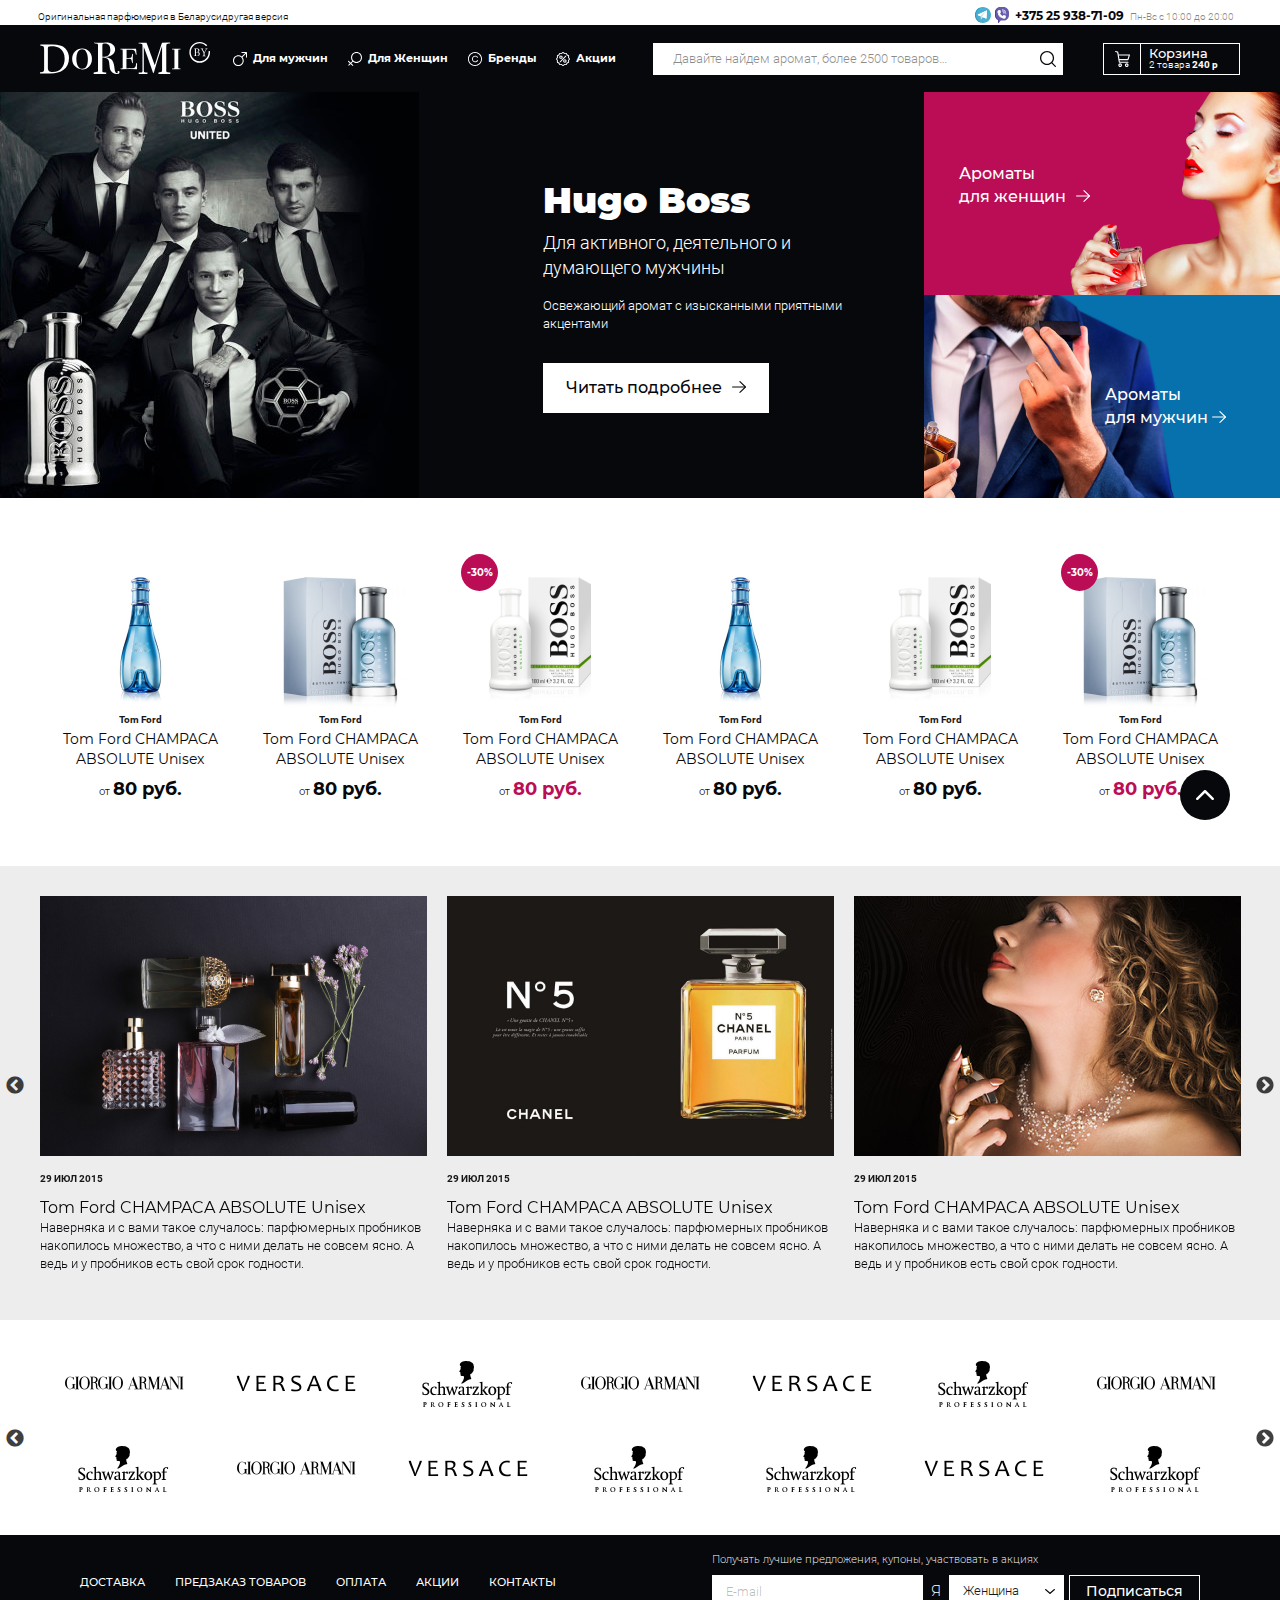
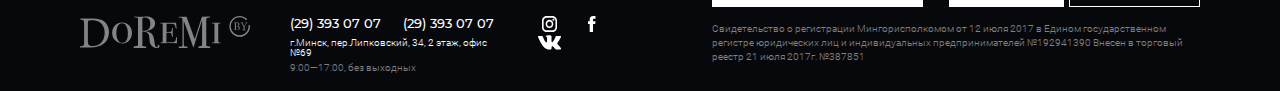
<file: index.html>
<!DOCTYPE html>
<html lang="ru">

<head>
    <meta charset="UTF-8">
    <title>TITLE</title>

    <meta name="description" content="">
    <meta name="keywords" content="">
    <meta name="viewport" content="width=device-width, initial-scale=1">
    <meta http-equiv="X-UA-Compatible" content="ie=edge">
    <meta name="format-detection" content="telephone=no">
    <meta name="format-detection" content="address=no">

    <!-- CSS -->
    <link rel="stylesheet" href="assets/css/desktop.css">
    <link rel="stylesheet" href="assets/css/tablet.css">
    <link rel="stylesheet" href="assets/css/mobile.css">

    <!-- favicon -->

    <!--[if IE 9]>
    <script src="http://html5shiv.googlecode.com/svn/trunk/html5.js"></script><![endif]-->
</head>

<body>

<header class="header">
    <div class="header-top">
        <div class="header-top__side">
            Оригинальная парфюмерия в Беларуси

            <a href="#" class="header-top__version">другая версия</a>
        </div>
        <div class="header-top__side">
            <svg class="header-top__phone-ico">
                <use xlink:href='#svg-telegram' href='#svg-telegram'/>
            </svg>
            <svg class="header-top__phone-ico">
                <use xlink:href='#svg-viber' href='#svg-viber'/>
            </svg>
            <a href="tel:+375259387109" class="header-top__phone">+375 25 938-71-09</a>
            <span class="header-top__schedule">Пн-Вс с 10:00 до 20:00</span>
        </div>
    </div>
    <div class="header-bottom">
        <div class="header-bottom-left">
            <div class="header-mobile-btn">
                <svg class="header-mobile-btn__ico">
                    <use xlink:href='#svg-mobile-nav' href='#svg-mobile-nav'/>
                </svg>
            </div>
            <a href="/" class="header-logo">
                <svg class="header-logo__svg">
                    <use xlink:href='#svg-logo' href='#svg-logo'/>
                </svg>
            </a>
            <div class="header-nav-wrap">
            <ul class="header-nav">
                <li>
                    <a href="#">
                        <svg class="header-nav__img">
                            <use xlink:href='#svg-nav-male' href='#svg-nav-male'/>
                        </svg>
                        Для мужчин
                    </a>
                </li>
                <li>
                    <a href="#">
                        <svg class="header-nav__img">
                            <use xlink:href='#svg-nav-female' href='#svg-nav-female'/>
                        </svg>
                        Для Женщин
                    </a>
                </li>
                <li>
                    <a href="#">
                        <svg class="header-nav__img">
                            <use xlink:href='#svg-nav-brands' href='#svg-nav-brands'/>
                        </svg>
                        Бренды
                    </a>
                </li>
                <li>
                    <a href="#">
                        <svg class="header-nav__img">
                            <use xlink:href='#svg-nav-sales' href='#svg-nav-sales'/>
                        </svg>
                        Акции
                    </a>
                </li>
            </ul>
                <ul class="header-nav-mobile">
                    <li><a href="#">ДОСТАВКА</a></li>
                    <li><a href="#">ПРЕДЗАКАЗ ТОВАРОВ</a></li>
                    <li><a href="#">ОПЛАТА</a></li>
                    <li><a href="#">КОНТАКТЫ</a></li>
                </ul>
            </div>
        </div>
        <div class="header-bottom-right">
            <form action="" method="post" name="" class="search">
                <input type="text" name="search" class="search__field"
                       placeholder="Давайте найдем аромат, более 2500 товаров…">
                <button type="reset" class="search__reset">
                    <svg class="search__reset-svg">
                        <use xlink:href='#svg-close' href='#svg-close'/>
                    </svg>
                </button>
                <button type="submit" value="" class="search__submit">
                    <svg class="search__submit-svg">
                        <use xlink:href='#svg-magnifier' href='#svg-magnifier'/>
                    </svg>
                </button>
            </form>
            <div class="header-bottom-search-btn">
                <svg class="search-btn__svg-magnifier">
                    <use xlink:href='#svg-magnifier' href='#svg-magnifier'/>
                </svg>
                <svg class="search-btn__svg-close">
                    <use xlink:href='#svg-close' href='#svg-close'/>
                </svg>
            </div>
            <a href="#" class="header-basket">
                <div class="header-basket__img">
                    <svg class="header-basket__svg">
                        <use xlink:href='#svg-header-basket' href='#svg-header-basket'/>
                    </svg>
                </div>
                <div class="header-basket__desktop">
                    Корзина
                    <span class="header-basket__desktop-subtitle">
                    <span class="header-basket__count">2</span> товара <b>240 р</b>
                </span>
                </div>
            </a>
        </div>

        <!-- миникарта будет отображаться только при наличии позиций .header-basket-minicard__item -->
        <div class="header-basket-minicard">
            <div class="header-basket-minicard-inner">
                <div class="header-basket-minicard-items">
                    <div class="header-basket-minicard__item">
                        <div class="header-basket-minicard__img">
                            <img src="assets/images/Temp/minicard-img.png" alt="">
                        </div>
                        <div class="header-basket-minicard__description">
                            <div class="header-basket-minicard__title">Etro PEGASO Unisex</div>
                            <div class="header-basket-minicard__info">50 ml <span>1 шт.</span></div>
                            <div class="header-basket-minicard__price">80 руб.</div>
                        </div>
                        <div class="header-basket-minicard__close"></div>
                    </div>
                    <div class="header-basket-minicard__item">
                        <div class="header-basket-minicard__img">
                            <img src="assets/images/Temp/minicard-img.png" alt="">
                        </div>
                        <div class="header-basket-minicard__description">
                            <div class="header-basket-minicard__title">Etro PEGASO Unisex</div>
                            <div class="header-basket-minicard__info">50 ml <span>1 шт.</span></div>
                            <div class="header-basket-minicard__price">80 руб.</div>
                        </div>
                        <div class="header-basket-minicard__close"></div>
                    </div>
                </div>
                <a href="#" class="btn header-basket-minicard__lnk theme_red">Оформить заказ</a>
            </div>
        </div>
    </div>
    <div class="search-result">
        <div class="search-result__corner"></div>
        <div class="search-result-titles container">
            <div class="search-result__title">Возможно вы ищете</div>

            <div class="search-result-titles-inner">
                <a href="#" class="search-result-titles__item btn">Tom Ford CHAMPACA ABSOLUTE Unisex</a>
                <a href="#" class="search-result-titles__item btn">Tom Ford CHAMPACA ABSOLUTE Unisex</a>
                <a href="#" class="search-result-titles__item btn">Tom Ford CHAMPACA ABSOLUTE Unisex</a>
                <a href="#" class="search-result-titles__item btn">Tom Ford CHAMPACA ABSOLUTE Unisex</a>
                <a href="#" class="search-result-titles__item btn">Tom Ford CHAMPACA ABSOLUTE Unisex</a>
            </div>
        </div>
        <div class="search-result-products container">
            <div class="search-result__title">Товары</div>

            <div class="products-slider-container js_product-slider">
                <a href="#" class="products-slider-item">
                    <div class="product-slider__img">
                        <div class="product-slider__label-sale">-30%</div>
                        <img src="assets/images/Temp/sliders/pr-sl-1.png" alt="">
                    </div>
                    <div class="product-slider__brand">Tom Ford</div>
                    <div class="product-slider__title">Tom Ford CHAMPACA <br> ABSOLUTE Unisex</div>
                    <div class="product-slider__price">от <span>80 руб.</span></div>
                </a>
                <a href="#" class="products-slider-item">
                    <div class="product-slider__img">
                        <div class="product-slider__label-sale">-30%</div>
                        <img src="assets/images/Temp/sliders/pr-sl-3.png" alt="">
                    </div>
                    <div class="product-slider__brand">Tom Ford</div>
                    <div class="product-slider__title">Tom Ford CHAMPACA <br> ABSOLUTE Unisex</div>
                    <div class="product-slider__price">от <span>80 руб.</span></div>
                </a>
                <a href="#" class="products-slider-item sale">
                    <div class="product-slider__img">
                        <div class="product-slider__label-sale">-30%</div>
                        <img src="assets/images/Temp/sliders/pr-sl-2.png" alt="">
                    </div>
                    <div class="product-slider__brand">Tom Ford</div>
                    <div class="product-slider__title">Tom Ford CHAMPACA <br> ABSOLUTE Unisex</div>
                    <div class="product-slider__price">от <span>80 руб.</span></div>
                </a>
                <a href="#" class="products-slider-item">
                    <div class="product-slider__img">
                        <div class="product-slider__label-sale">-30%</div>
                        <img src="assets/images/Temp/sliders/pr-sl-1.png" alt="">
                    </div>
                    <div class="product-slider__brand">Tom Ford</div>
                    <div class="product-slider__title">Tom Ford CHAMPACA <br> ABSOLUTE Unisex</div>
                    <div class="product-slider__price">от <span>80 руб.</span></div>
                </a>
                <a href="#" class="products-slider-item">
                    <div class="product-slider__img">
                        <div class="product-slider__label-sale">-30%</div>
                        <img src="assets/images/Temp/sliders/pr-sl-2.png" alt="">
                    </div>
                    <div class="product-slider__brand">Tom Ford</div>
                    <div class="product-slider__title">Tom Ford CHAMPACA <br> ABSOLUTE Unisex</div>
                    <div class="product-slider__price">от <span>80 руб.</span></div>
                </a>
                <a href="#" class="products-slider-item sale">
                    <div class="product-slider__img">
                        <div class="product-slider__label-sale">-30%</div>
                        <img src="assets/images/Temp/sliders/pr-sl-3.png" alt="">
                    </div>
                    <div class="product-slider__brand">Tom Ford</div>
                    <div class="product-slider__title">Tom Ford CHAMPACA <br> ABSOLUTE Unisex</div>
                    <div class="product-slider__price">от <span>80 руб.</span></div>
                </a>
                <a href="#" class="products-slider-item sale">
                    <div class="product-slider__img">
                        <div class="product-slider__label-sale">-30%</div>
                        <img src="assets/images/Temp/sliders/pr-sl-3.png" alt="">
                    </div>
                    <div class="product-slider__brand">Tom Ford</div>
                    <div class="product-slider__title">Tom Ford CHAMPACA <br> ABSOLUTE Unisex</div>
                    <div class="product-slider__price">от <span>80 руб.</span></div>
                </a>
            </div>
        </div>
        <div class="container search-result-btn-wrap">
            <a href="#" class="search-result__show-btn btn theme_black">смотреть все 123</a>
        </div>
    </div>
</header>

<main class="main">
    <section class="images-nav">
        <div class="images-nav__big" style="background-image: url('assets/images/slide_1.jpg')">
            <div class="images-nav__big-info">
                <div class="images-nav__big-title">Hugo Boss</div>
                <div class="images-nav__big-subtitle">Для активного, деятельного и<br> думающего мужчины</div>
                <p>Освежающий аромат с изысканными приятными акцентами</p>
                <a href="" class="btn images-nav__big-btn theme_white">
                    Читать подробнее
                    <svg class="images-nav__svg svg-theme_black">
                        <use xlink:href='#svg-right-arrow' href='#svg-right-arrow'/>
                    </svg>
                </a>
            </div>
        </div>
        <div class="images-nav__double">
            <a href="#" class="images-nav__double-women images-nav__link"
               style="background-image: url('assets/images/slide_2.png')">
                <span class="images-nav__double-title">Ароматы<br> для женщин
                    <svg class="images-nav__svg svg-theme_white">
                        <use xlink:href='#svg-right-arrow' href='#svg-right-arrow'/>
                    </svg>
                </span>
            </a>
            <a href="#" class="images-nav__double-men images-nav__link"
               style="background-image: url('assets/images/slide_3.png')">
                <span class="images-nav__double-title">Ароматы<br> для мужчин
                    <svg class="images-nav__svg svg-theme_white">
                        <use xlink:href='#svg-right-arrow' href='#svg-right-arrow'/>
                    </svg>
                </span>
            </a>
        </div>
    </section>

    <section class="products-slider">
        <div class="container products-slider-container js_product-slider">
            <a href="#" class="products-slider-item">
                <div class="product-slider__img">
                    <div class="product-slider__label-sale">-30%</div>
                    <img src="assets/images/Temp/sliders/pr-sl-1.png" alt="">
                </div>
                <div class="product-slider__brand">Tom Ford</div>
                <div class="product-slider__title">Tom Ford CHAMPACA <br> ABSOLUTE Unisex</div>
                <div class="product-slider__price">от <span>80 руб.</span></div>
            </a>
            <a href="#" class="products-slider-item">
                <div class="product-slider__img">
                    <div class="product-slider__label-sale">-30%</div>
                    <img src="assets/images/Temp/sliders/pr-sl-3.png" alt="">
                </div>
                <div class="product-slider__brand">Tom Ford</div>
                <div class="product-slider__title">Tom Ford CHAMPACA <br> ABSOLUTE Unisex</div>
                <div class="product-slider__price">от <span>80 руб.</span></div>
            </a>
            <a href="#" class="products-slider-item sale">
                <div class="product-slider__img">
                    <div class="product-slider__label-sale">-30%</div>
                    <img src="assets/images/Temp/sliders/pr-sl-2.png" alt="">
                </div>
                <div class="product-slider__brand">Tom Ford</div>
                <div class="product-slider__title">Tom Ford CHAMPACA <br> ABSOLUTE Unisex</div>
                <div class="product-slider__price">от <span>80 руб.</span></div>
            </a>
            <a href="#" class="products-slider-item">
                <div class="product-slider__img">
                    <div class="product-slider__label-sale">-30%</div>
                    <img src="assets/images/Temp/sliders/pr-sl-1.png" alt="">
                </div>
                <div class="product-slider__brand">Tom Ford</div>
                <div class="product-slider__title">Tom Ford CHAMPACA <br> ABSOLUTE Unisex</div>
                <div class="product-slider__price">от <span>80 руб.</span></div>
            </a>
            <a href="#" class="products-slider-item">
                <div class="product-slider__img">
                    <div class="product-slider__label-sale">-30%</div>
                    <img src="assets/images/Temp/sliders/pr-sl-2.png" alt="">
                </div>
                <div class="product-slider__brand">Tom Ford</div>
                <div class="product-slider__title">Tom Ford CHAMPACA <br> ABSOLUTE Unisex</div>
                <div class="product-slider__price">от <span>80 руб.</span></div>
            </a>
            <a href="#" class="products-slider-item sale">
                <div class="product-slider__img">
                    <div class="product-slider__label-sale">-30%</div>
                    <img src="assets/images/Temp/sliders/pr-sl-3.png" alt="">
                </div>
                <div class="product-slider__brand">Tom Ford</div>
                <div class="product-slider__title">Tom Ford CHAMPACA <br> ABSOLUTE Unisex</div>
                <div class="product-slider__price">от <span>80 руб.</span></div>
            </a>
        </div>
    </section>

    <section class="articles-slider theme-bg_gray">
        <div class="container articles-slider-container js_articles-slider">
            <a href="#" class="articles-slider-item">
                <div class="articles-slider__img">
                    <img src="assets/images/Temp/sliders/nw-sli-1.jpg" alt="">
                </div>

                <div class="articles-slider__date">29 июл 2015</div>
                <div class="articles-slider__title">Tom Ford CHAMPACA ABSOLUTE Unisex</div>
                <div class="articles-slider__description">
                    Наверняка и с вами такое случалось: парфюмерных пробников накопилось множество,
                    а что с ними делать не совсем ясно. А ведь и у пробников есть свой срок годности.
                </div>
            </a>
            <a href="#" class="articles-slider-item">
                <div class="articles-slider__img">
                    <img src="assets/images/Temp/sliders/nw-sli-2.jpg" alt="">
                </div>

                <div class="articles-slider__date">29 июл 2015</div>
                <div class="articles-slider__title">Tom Ford CHAMPACA ABSOLUTE Unisex</div>
                <div class="articles-slider__description">
                    Наверняка и с вами такое случалось: парфюмерных пробников накопилось множество,
                    а что с ними делать не совсем ясно. А ведь и у пробников есть свой срок годности.
                </div>
            </a>
            <a href="#" class="articles-slider-item">
                <div class="articles-slider__img">
                    <img src="assets/images/Temp/sliders/nw-sli-3.jpg" alt="">
                </div>

                <div class="articles-slider__date">29 июл 2015</div>
                <div class="articles-slider__title">Tom Ford CHAMPACA ABSOLUTE Unisex</div>
                <div class="articles-slider__description">
                    Наверняка и с вами такое случалось: парфюмерных пробников накопилось множество,
                    а что с ними делать не совсем ясно. А ведь и у пробников есть свой срок годности.
                </div>
            </a>
            <a href="#" class="articles-slider-item">
                <div class="articles-slider__img">
                    <img src="assets/images/Temp/sliders/nw-sli-3.jpg" alt="">
                </div>

                <div class="articles-slider__date">29 июл 2015</div>
                <div class="articles-slider__title">Tom Ford CHAMPACA ABSOLUTE Unisex</div>
                <div class="articles-slider__description">
                    Наверняка и с вами такое случалось: парфюмерных пробников накопилось множество,
                    а что с ними делать не совсем ясно. А ведь и у пробников есть свой срок годности.
                </div>
            </a>
        </div>
    </section>

    <section class="brands-slider">
        <div class="container brands-slider-container js_brands-slider">
            <a href="#" class="brands-slider-item">
                <img src="assets/images/Brands/armani.png" alt="">
            </a>
            <a href="#" class="brands-slider-item">
                <img src="assets/images/Brands/SCHWARZKOPF.png" alt="">
            </a>
            <a href="#" class="brands-slider-item">
                <img src="assets/images/Brands/VERSACE.png" alt="">
            </a>
            <a href="#" class="brands-slider-item">
                <img src="assets/images/Brands/armani.png" alt="">
            </a>
            <a href="#" class="brands-slider-item">
                <img src="assets/images/Brands/SCHWARZKOPF.png" alt="">
            </a>
            <a href="#" class="brands-slider-item">
                <img src="assets/images/Brands/VERSACE.png" alt="">
            </a>
            <a href="#" class="brands-slider-item">
                <img src="assets/images/Brands/armani.png" alt="">
            </a>
            <a href="#" class="brands-slider-item">
                <img src="assets/images/Brands/SCHWARZKOPF.png" alt="">
            </a>
            <a href="#" class="brands-slider-item">
                <img src="assets/images/Brands/VERSACE.png" alt="">
            </a>
            <a href="#" class="brands-slider-item">
                <img src="assets/images/Brands/SCHWARZKOPF.png" alt="">
            </a>
            <a href="#" class="brands-slider-item">
                <img src="assets/images/Brands/SCHWARZKOPF.png" alt="">
            </a>
            <a href="#" class="brands-slider-item">
                <img src="assets/images/Brands/VERSACE.png" alt="">
            </a>
            <a href="#" class="brands-slider-item">
                <img src="assets/images/Brands/armani.png" alt="">
            </a>
            <a href="#" class="brands-slider-item">
                <img src="assets/images/Brands/SCHWARZKOPF.png" alt="">
            </a>
            <a href="#" class="brands-slider-item">
                <img src="assets/images/Brands/SCHWARZKOPF.png" alt="">
            </a>
            <a href="#" class="brands-slider-item">
                <img src="assets/images/Brands/SCHWARZKOPF.png" alt="">
            </a>
        </div>
    </section>
</main>

<footer class="footer">
    <div class="footer-container container">
        <div class="footer-half-section">
            <ul class="footer-nav">
                <li><a href="#">ДОСТАВКА</a></li>
                <li><a href="#">ПРЕДЗАКАЗ ТОВАРОВ</a></li>
                <li><a href="#">ОПЛАТА</a></li>
                <li><a href="#">АКЦИИ</a></li>
                <li><a href="#">КОНТАКТЫ</a></li>
            </ul>
            <div class="footer-half__bottom">
                <a href="#" class="footer-logo">
                    <svg class="footer-logo__svg">
                        <use xlink:href='#svg-logo' href='#svg-logo' />
                    </svg>
                </a>

                <address class="footer-address">
                    <div class="footer-address__phones">
                        <a href="tel:+375293930707">(29) 393 07 07</a>
                        <a href="tel:+375293930707">(29) 393 07 07</a>
                    </div>
                    <div class="footer-address__info">г.Минск, пер.Липковский, 34, 2 этаж, офис №69</div>
                    <div class="footer-address__shcedule">9:00—17:00, без выходных</div>
                </address>

                <div class="footer-social">
                    <a href="#" class="footer-social__insta">
                        <svg class="footer-social__svg">
                            <use xlink:href='#svg-insta' href='#svg-insta' />
                        </svg>
                    </a>
                    <a href="#" class="footer-social__fb">
                        <svg class="footer-social__svg">
                            <use xlink:href='#svg-fb' href='#svg-fb' />
                        </svg>
                    </a>
                    <a href="#" class="footer-social__vk">
                        <svg class="footer-social__svg">
                            <use xlink:href='#svg-vk' href='#svg-vk' />
                        </svg>
                    </a>
                </div>
            </div>
        </div>
        <div class="footer-half-section">
            <div class="footer-subscribe-info">Получать лучшие предложения, купоны, участвовать в акциях</div>
            <form action="" method="post" name="footer-subscribe" class="footer-subscribe">
                <input type="email" name="" placeholder="E-mail" class="footer-subscribe__email">
                <span class="footer-subscribe__deliver">Я</span>
                <select name="subscribe_sex" class="footer-subscribe__sex js_custom-select">
                    <option value="Женщина">Женщина</option>
                    <option value="Мужчина">Мужчина</option>
                </select>
                <input type="submit" value="Подписаться" class="footer-subscribe__submit">
            </form>
            <div class="footer-registration">
                Свидетельство о регистрации Мингорисполкомом от 12 июля 2017 в Едином государственном регистре
                юридических
                лиц и индивидуальных предпринимателей №192941390 Внесен в торговый реестр 21 июля 2017г. №387851
            </div>
        </div>
    </div>
</footer>

<div class="up-btn">
    <svg class="up-btn__svg">
        <use xlink:href='#svg-toup' href='#svg-toup' />
    </svg>
</div>

<svg style="display: none;">
    <symbol id="svg-logo" viewBox="0 0 170 32">
        <path d="M0.368125 2.59833V3.86037C3.75487 4.15732 4.123 4.38003 4.123 8.16616V26.0575C4.123 29.8436 3.75487 30.1406 0 30.3633V31.5511H10.4547C15.903 31.5511 20.2469 30.4375 23.56 27.8392C26.9467 25.2409 29.0082 21.3063 29.0082 15.9611C29.0819 12.3977 27.7566 8.90854 25.327 6.38446C22.6029 3.78613 18.4062 2.59833 12.8107 2.59833H0.368125ZM7.87787 7.20107C7.87787 5.4936 8.02512 4.97394 8.46687 4.67698C8.90862 4.38003 10.0866 4.15732 11.9272 4.15732C14.8722 4.15732 17.4491 4.67699 19.437 6.01327C22.971 8.09193 24.6644 12.1008 24.6644 16.6293C24.6644 23.7561 20.8359 29.9921 12.5899 29.9921C9.35037 29.9921 7.87787 29.1755 7.87787 25.7605V7.20107ZM49.1815 9.57668C47.4145 7.57226 44.8376 6.45869 42.1871 6.53293C39.463 6.45869 36.8861 7.49802 34.9719 9.42821C33.0576 11.4326 32.1005 14.1052 32.1741 16.9262C32.1005 19.673 33.2049 22.4198 35.1191 24.35C36.9597 26.3544 39.6102 27.468 42.3343 27.3938C44.9112 27.468 47.4145 26.3544 49.1078 24.4243C50.9485 22.4198 51.9792 19.8215 51.9056 17.1489C52.0528 14.3279 51.0957 11.6553 49.1815 9.57668ZM42.408 26.7999C40.5673 26.7999 38.874 25.8348 37.9905 24.2015C36.9597 22.4941 36.3707 20.1185 36.3707 17.0747C36.2971 14.9218 36.6652 12.7689 37.4015 10.7645C38.3586 8.38888 39.9047 7.20107 42.1135 7.20107C43.586 7.12683 44.9848 7.86921 45.7947 9.13126C47.1936 11.1357 47.8562 13.8082 47.8562 17.2974C47.8562 23.6076 46.0156 26.7999 42.408 26.7999ZM78.4842 29.1012C78.0424 29.027 77.6007 29.324 77.5271 29.7694C77.5271 29.8436 77.5271 29.9179 77.5271 29.9921C77.5271 30.289 77.6007 30.5118 77.7479 30.8087L77.8216 30.8829C77.8216 31.0314 77.6007 31.1799 77.159 31.1799C75.7601 31.1799 74.9502 29.9921 74.6557 27.5422C74.2876 23.2365 73.4777 20.2669 72.2997 18.5595C71.1217 16.852 68.9866 15.8127 65.8943 15.293C65.5998 15.293 65.4526 15.2188 65.4526 15.1445C65.5998 15.0703 65.7471 14.996 65.8943 14.996C68.324 14.9218 70.68 14.1052 72.5942 12.6204C74.214 11.4326 75.0975 9.50245 75.0975 7.49802C75.1711 5.4936 74.2876 3.63766 72.6678 2.44985C71.0481 1.18781 68.913 0.593903 66.1888 0.593903C65.7471 0.593903 64.8636 0.66814 63.6856 0.742378C62.6548 0.816616 61.7713 0.816616 61.1823 0.816616L55.2923 0.66814C55.1451 0.66814 54.9978 0.593903 54.9242 0.593903C54.4825 0.593903 54.188 0.742378 54.188 1.03933C54.188 1.33628 54.5561 1.41052 55.2923 1.41052C56.6176 1.48476 57.3538 1.63323 57.6483 1.85595C57.8692 2.07866 58.0165 2.82104 58.0165 4.00884V28.5816C58.0165 29.6209 57.9428 29.3982 57.8692 29.5467C57.722 29.9179 55.0715 30.4375 53.6726 30.4375C53.6726 30.9572 53.6726 31.4026 53.6726 31.9223H66.1888C66.1888 31.9223 66.2625 30.4375 66.1888 30.4375C64.7163 30.3633 62.3603 30.6602 62.3603 29.6209V15.59C64.7163 15.6642 66.3361 16.1096 67.3668 16.852C68.3976 17.5944 68.9866 19.0049 69.2075 20.8608C69.502 23.9788 69.7965 25.9833 69.9437 26.7256C70.1646 27.6165 70.5327 28.4331 71.0481 29.1012C72.2261 30.9572 74.2876 32.0708 76.4227 31.9965C78.4842 31.9965 79.5149 31.4026 79.5149 30.1406C79.5886 29.6209 79.2205 29.1012 78.7051 29.027C78.6314 29.1012 78.5578 29.1012 78.4842 29.1012ZM68.4712 13.1401C67.2196 14.1794 65.1581 14.6991 62.3603 14.6991V3.3407C62.2867 2.82104 62.5076 2.30137 62.8757 1.93018C63.4647 1.63323 64.201 1.48476 64.8636 1.55899C68.5448 1.55899 70.3118 3.71189 70.3118 7.94345C70.3855 10.3191 69.7228 12.0265 68.4712 13.1401ZM96.5959 21.0836C96.3014 21.0836 96.1542 21.3063 96.0806 21.7517C95.8597 24.2758 95.1971 25.6863 94.0191 26.0575C93.2828 26.2802 90.7059 26.3544 86.4357 26.4287V16.7778H87.5401C89.4543 16.7778 90.5587 16.9262 91.0004 17.2232C91.4422 17.5201 91.6631 18.4852 91.8839 20.1185C91.9576 20.8608 92.1784 21.232 92.3993 21.232C92.6938 21.232 92.8411 21.0093 92.8411 20.4897C92.8411 20.3412 92.8411 20.1185 92.8411 19.8957C92.7674 19.1534 92.7674 17.8913 92.7674 15.9611C92.7674 15.59 92.7674 14.996 92.8411 14.2537C92.9147 13.5113 92.9147 12.9916 92.9147 12.6204C92.9147 12.0265 92.7674 11.7296 92.4729 11.7296C92.1784 11.7296 92.0312 12.175 91.9576 12.9916C91.8103 14.4021 91.5158 15.2188 91.0741 15.59C90.6323 15.8869 89.4543 16.0354 87.6137 16.0354H86.5829V7.72074H88.7917C90.3378 7.6465 91.8839 7.72074 93.3564 8.01769C94.5344 8.38888 95.2707 9.72516 95.7124 11.9523C95.8597 12.5462 96.0069 12.8432 96.3014 12.8432C96.5223 12.8432 96.5959 12.6204 96.5959 12.2492C96.5959 12.1008 96.5959 11.8781 96.5223 11.7296C96.3751 9.50245 96.2278 8.2404 96.1542 7.79498L96.0806 7.12683V6.82988H80.9138C80.5457 6.82988 80.4721 6.97836 80.4721 7.20107C80.4721 7.42379 80.4721 7.49802 80.8402 7.49802C81.3556 7.49802 81.8709 7.49802 82.3863 7.57226C82.6072 7.6465 82.6808 8.31464 82.6808 9.50245V24.7954C82.7544 25.3151 82.6808 25.8348 82.4599 26.2802C81.9446 26.5029 81.3556 26.5772 80.8402 26.5029C80.4721 26.5029 80.3248 26.6514 80.3248 26.8741C80.3248 27.0968 80.6193 27.2453 81.2819 27.2453L89.7488 27.0968L97.1113 27.2453C97.0377 26.9483 96.9641 26.6514 96.9641 26.3544V23.7561C96.9641 23.4592 96.9641 23.1622 97.0377 22.791C97.1113 22.4198 97.1113 22.2714 97.1113 22.1971C97.0377 21.529 96.8904 21.0836 96.5959 21.0836ZM126.267 28.3589V7.57226C126.267 4.3058 126.34 2.52409 126.488 2.37561C126.856 1.93018 127.371 1.70747 127.96 1.63323C128.549 1.55899 129.065 1.55899 129.654 1.55899C130.169 1.55899 130.39 1.41052 130.39 1.11357C130.39 0.965092 130.316 0.816616 130.169 0.742378C129.654 0.593903 129.065 0.593903 128.549 0.593903L122.07 0.66814C121.849 1.26204 121.555 1.93018 121.26 2.82104L116.548 17.5201C115.959 19.3761 115.37 21.3063 114.781 23.2365C111.689 14.6249 109.775 9.42821 109.112 7.6465C107.566 3.3407 106.683 1.03933 106.535 0.66814C105.799 0.66814 104.547 0.66814 102.854 0.66814H99.7618C98.8783 0.66814 98.4366 0.816616 98.4366 1.18781C98.4366 1.41052 98.6574 1.55899 99.1728 1.55899C99.9827 1.55899 100.866 1.70747 101.676 1.93018C102.044 2.07866 102.339 2.37561 102.412 2.7468C102.486 2.96951 102.486 4.3058 102.486 6.75565V28.1362C102.486 29.4724 102.265 29.9921 102.339 29.6951C102.339 30.3633 100.866 30.4375 98.5838 30.4375C98.8783 30.4375 98.6574 31.9223 98.5838 31.9223C98.5838 31.9223 106.02 31.9223 107.419 31.9223C107.492 31.4026 107.492 30.9572 107.419 30.4375C105.357 30.5118 103.958 30.1406 103.958 29.3982C103.885 29.324 103.811 27.3195 103.811 21.9002V7.42379C103.811 6.45869 103.811 5.64208 103.811 5.12241L105.578 9.87364C109.554 20.6381 111.91 27.3938 112.793 30.1406C113.014 30.8829 113.235 31.1799 113.456 31.1799C113.603 31.1799 113.898 30.5118 114.34 29.1012L116.401 22.0486C118.683 14.8476 120.377 9.42821 121.555 5.86479C121.923 4.82546 122.07 4.3058 122.07 4.3058V27.3938C122.07 29.2497 121.997 29.4724 121.849 29.6209C121.555 29.9179 120.671 30.5118 118.463 30.5118C118.389 31.0314 118.389 31.4769 118.463 31.9965H130.243C130.095 31.9965 130.463 30.5118 130.243 30.5118C125.899 30.0663 126.267 29.6951 126.267 28.3589ZM140.108 26.5029C139.593 26.5029 139.078 26.4287 138.562 26.2802C138.341 26.206 138.194 25.9833 138.268 25.6863V8.90854C138.194 8.46312 138.268 8.09193 138.415 7.72074C138.636 7.57226 138.93 7.49802 139.151 7.49802C140.182 7.49802 140.624 7.34955 140.624 7.20107C140.624 6.97836 140.403 6.82988 139.887 6.82988H132.599C132.23 6.82988 132.01 6.90412 132.01 7.12683C132.01 7.27531 132.157 7.42379 132.304 7.42379H132.378H133.703C133.997 7.42379 134.218 7.49802 134.366 7.79498C134.439 8.46312 134.513 9.13126 134.439 9.87364V24.35C134.439 25.0182 134.439 25.6121 134.366 26.2802C134.292 26.4287 133.85 26.5029 132.967 26.5772C132.304 26.5772 132.01 26.7256 132.01 26.9483C132.01 27.0968 132.23 27.1711 132.746 27.1711H140.182C140.476 27.1711 140.55 27.0968 140.55 26.8741C140.624 26.6514 140.403 26.5772 140.108 26.5029Z"/>
        <path d="M157.778 10.0221C158.662 9.87363 159.324 9.13125 159.398 8.2404C159.398 7.72073 159.177 7.20107 158.735 6.90412C158.22 6.60716 157.557 6.45869 156.968 6.53293H153.95V6.82988C154.907 6.90411 154.907 6.97835 154.907 7.94344V12.6947C154.907 13.6598 154.833 13.734 153.802 13.8082V14.1052H156.379C157.189 14.1794 157.999 13.9567 158.662 13.6598C159.324 13.3628 159.766 12.6204 159.766 11.8781C159.913 10.7645 158.956 10.2448 157.778 10.0221ZM155.938 9.94787V7.64649C155.864 7.42378 155.938 7.20107 156.085 7.05259C156.306 6.97835 156.527 6.90412 156.747 6.90412C157.557 6.82988 158.22 7.34954 158.294 8.16616C158.294 8.2404 158.294 8.31463 158.294 8.46311C158.294 9.4282 157.778 9.94787 156.453 9.94787H155.938ZM155.938 10.3191H156.453C157.925 10.3191 158.735 10.8387 158.735 12.1008C158.809 12.9916 158.073 13.8082 157.189 13.8825C157.116 13.8825 157.042 13.8825 156.895 13.8825C156.158 13.8825 155.938 13.6598 155.938 12.7689V10.3191ZM167.644 6.53293H165.067V6.82988C165.951 6.90411 166.024 7.05259 165.73 7.64649C165.435 8.38887 164.773 9.50244 164.331 10.3191C163.815 9.4282 163.226 8.46311 162.785 7.49802C162.564 7.12683 162.564 6.97835 163.374 6.82988V6.53293H160.576V6.82988C161.312 6.90411 161.386 7.05259 161.901 7.86921C162.564 8.98278 163.006 9.72515 163.374 10.4675C163.521 10.6902 163.595 10.913 163.595 11.1357V12.6947C163.595 13.734 163.521 13.8082 162.417 13.8825V14.1794H165.73V13.8825C164.625 13.8082 164.552 13.734 164.552 12.6947V11.1357C164.552 10.8387 164.625 10.616 164.773 10.3933C165.362 9.35396 165.73 8.68582 166.245 7.79497C166.466 7.20107 167.055 6.82988 167.644 6.82988V6.53293Z"/>
        <path d="M169.926 9.05702L168.527 9.35397C168.527 9.65092 168.601 10.0221 168.601 10.3191C168.601 15.293 164.625 19.3018 159.693 19.3018C154.76 19.3018 150.784 15.293 150.784 10.3191C150.784 5.34513 154.76 1.33628 159.693 1.33628C162.196 1.33628 164.552 2.44985 166.098 4.15732L167.276 3.3407C165.435 1.33628 162.711 0 159.693 0C154.023 0 149.385 4.67699 149.385 10.3933C149.385 16.1096 154.023 20.7866 159.693 20.7866C165.362 20.7866 170 16.1096 170 10.3933C170 9.94787 170 9.50245 169.926 9.05702Z"/>
    </symbol>
    <symbol id="svg-nav-male" viewBox="0 0 14 14">
        <path d="M13.4815 0H8.8321C8.53826 0 8.31359 0.224697 8.31359 0.518504C8.31359 0.81231 8.53829 1.03701 8.8321 1.03701H12.237L8.76299 4.51111C7.82966 3.75061 6.65434 3.28395 5.35806 3.28395C2.40246 3.28395 0 5.68644 0 8.64197C0 11.5975 2.40246 14 5.35803 14C8.31359 14 10.7161 11.5975 10.7161 8.64197C10.7161 7.34566 10.2494 6.17037 9.48889 5.23704L12.963 1.76297V5.1679C12.963 5.46174 13.1877 5.6864 13.4815 5.6864C13.7753 5.6864 14 5.46171 14 5.1679V0.518504C14 0.224697 13.7753 0 13.4815 0ZM5.35803 12.963C2.97284 12.963 1.03704 11.0272 1.03704 8.64201C1.03704 6.25682 2.97284 4.32102 5.35803 4.32102C7.74322 4.32102 9.67901 6.25682 9.67901 8.64201C9.67901 11.0272 7.74322 12.963 5.35803 12.963Z"/>
    </symbol>
    <symbol id="svg-nav-female" viewBox="0 0 14 14">
        <path d="M8.5135 0C5.48819 0 3.02701 2.46118 3.02701 5.4865C3.02701 8.51164 5.48819 10.973 8.5135 10.973C11.5388 10.973 14 8.51162 14 5.4865C14 2.46118 11.5388 0 8.5135 0ZM8.5135 9.94104C6.05732 9.94104 4.05896 7.94287 4.05896 5.4865C4.05896 3.03032 6.05732 1.03195 8.5135 1.03195C10.9697 1.03195 12.968 3.03029 12.968 5.4865C12.968 7.94284 10.9697 9.94104 8.5135 9.94104Z"/>
        <path d="M5.3697 8.63028C5.16829 8.4287 4.84153 8.4287 4.64011 8.63028L0.426361 12.844C0.224782 13.0454 0.224782 13.3722 0.426361 13.5736C0.526986 13.6744 0.659056 13.7248 0.791154 13.7248C0.923251 13.7248 1.05532 13.6744 1.15595 13.5736L5.3697 9.35986C5.57128 9.15848 5.57128 8.83169 5.3697 8.63028Z"/>
        <path d="M5.09452 13.1192L0.880769 8.90549C0.679383 8.70391 0.352598 8.70391 0.151184 8.90549C-0.0503945 9.1069 -0.0503945 9.43366 0.151184 9.63507L4.36494 13.8488C4.46556 13.9496 4.59763 14 4.72973 14C4.86183 14 4.9939 13.9496 5.09452 13.8488C5.2961 13.6474 5.2961 13.3207 5.09452 13.1192Z"/>
    </symbol>
    <symbol id="svg-nav-brands" viewBox="0 0 14 14">
        <path d="M7 0C3.14015 0 0 3.14015 0 7C0 10.8598 3.14015 14 7 14C10.8598 14 14 10.8598 14 7C14 3.14015 10.8598 0 7 0ZM7 13.0894C3.64235 13.0894 0.910688 10.3577 0.910688 7C0.910688 3.64229 3.64235 0.910688 7 0.910688C10.3577 0.910688 13.0893 3.64235 13.0893 7C13.0893 10.3577 10.3577 13.0894 7 13.0894Z"/>
        <path d="M9.85556 8.14067C9.64368 8.00523 9.36212 8.06711 9.22658 8.27889C8.78672 8.96661 8.03748 9.37718 7.22236 9.37718C5.91158 9.37718 4.84521 8.31077 4.84521 6.99998C4.84521 5.6892 5.91158 4.62278 7.22236 4.62278C8.01329 4.62278 8.75029 5.01473 9.1939 5.67124C9.33465 5.87953 9.61762 5.93438 9.82612 5.79357C10.0345 5.65282 10.0893 5.36975 9.94845 5.16136C9.33536 4.25385 8.3162 3.7121 7.22236 3.7121C5.40943 3.7121 3.93452 5.18701 3.93452 6.99998C3.93452 8.81296 5.40943 10.2879 7.22236 10.2879C8.34964 10.2879 9.3857 9.72031 9.99378 8.7696C10.1293 8.55776 10.0674 8.27621 9.85556 8.14067Z"/>
    </symbol>
    <symbol id="svg-nav-sales" viewBox="0 0 14 14">
        <path d="M13.9194 6.73113L13.0314 5.38438L13.1202 3.77098C13.1307 3.57741 13.0257 3.39574 12.8527 3.30833L11.4172 2.58309L10.6918 1.14729C10.6042 0.974065 10.4226 0.870378 10.229 0.879812L8.61558 0.968706L7.269 0.0806976C7.1059 -0.0268992 6.89442 -0.0268992 6.73132 0.0806976L5.38457 0.968706L3.77117 0.879812C3.57484 0.869722 3.39577 0.974065 3.30835 1.14729L2.58312 2.58309L1.14731 3.30833C0.974255 3.39574 0.869256 3.57741 0.879838 3.77114L0.968732 5.38455L0.0806975 6.7313C-0.0268992 6.8944 -0.0268992 7.10588 0.0806975 7.26898L0.968705 8.61557L0.879811 10.229C0.869229 10.4227 0.974228 10.6044 1.14728 10.6918L2.58309 11.4172L3.30832 12.8527C3.39574 13.026 3.57839 13.1302 3.77097 13.1201L5.38438 13.0314L6.73113 13.9194C6.81269 13.9731 6.90629 14 6.99989 14C7.09348 14 7.18708 13.9731 7.26897 13.9193L8.61556 13.0312L10.229 13.12C10.4225 13.1304 10.6042 13.0259 10.6918 12.8525L11.4172 11.417L12.8526 10.6916C13.0258 10.6042 13.1307 10.4224 13.1201 10.2288L13.0314 8.6154L13.9194 7.26882C14.0269 7.10571 14.0269 6.89427 13.9194 6.73113ZM12.1268 8.21269C12.0693 8.30011 12.0411 8.40363 12.047 8.50833L12.127 9.96399L10.8331 10.6177C10.74 10.6648 10.6645 10.7403 10.6174 10.8334L9.96367 12.1273L8.50802 12.0473C8.40252 12.0424 8.2998 12.0695 8.21238 12.1271L6.99991 12.9266L5.78728 12.1271C5.70736 12.0745 5.61393 12.0465 5.51852 12.0465C5.50958 12.0465 5.50061 12.0469 5.49167 12.0472L4.03602 12.1271L3.38226 10.8333C3.3352 10.7402 3.25968 10.6646 3.16657 10.6176L1.87257 9.96382L1.95266 8.50816C1.95835 8.40366 1.93035 8.29994 1.87274 8.21252L1.07324 7.00006L1.87287 5.78743C1.93051 5.70001 1.95851 5.59649 1.9528 5.49179L1.87271 4.03629L3.16671 3.38254C3.25982 3.33548 3.33537 3.25996 3.3824 3.16685L4.03615 1.87285L5.49165 1.95294C5.59697 1.95928 5.69987 1.93079 5.78728 1.87301L6.99991 1.07354L8.21254 1.87285C8.29979 1.93046 8.40365 1.95849 8.50818 1.95277L9.96384 1.87268L10.6176 3.16669C10.6647 3.25979 10.7402 3.33534 10.8333 3.38237L12.1271 4.03613L12.0472 5.49179C12.0413 5.5963 12.0693 5.70001 12.127 5.78743L12.9264 7.00006L12.1268 8.21269Z"/>
        <path d="M4.96504 3.41873C4.02265 3.41873 3.25574 4.18547 3.25574 5.12803C3.25574 6.07059 4.02265 6.83733 4.96504 6.83733C5.9076 6.83733 6.67434 6.07042 6.67434 5.12803C6.67434 4.18564 5.90743 3.41873 4.96504 3.41873ZM4.96504 5.86056C4.56115 5.86056 4.23248 5.53189 4.23248 5.128C4.23248 4.72411 4.56115 4.39544 4.96504 4.39544C5.3691 4.39544 5.6976 4.72411 5.6976 5.128C5.6976 5.53189 5.3689 5.86056 4.96504 5.86056Z"/>
        <path d="M8.87198 7.32562C7.92942 7.32562 7.16268 8.09236 7.16268 9.03492C7.16268 9.97748 7.92942 10.7442 8.87198 10.7442C9.81454 10.7442 10.5813 9.97748 10.5813 9.03492C10.5813 8.09236 9.81451 7.32562 8.87198 7.32562ZM8.87198 9.76748C8.46809 9.76748 8.13942 9.43881 8.13942 9.03492C8.13942 8.63103 8.46809 8.30236 8.87198 8.30236C9.27603 8.30236 9.60454 8.63103 9.60454 9.03492C9.60451 9.43881 9.27584 9.76748 8.87198 9.76748Z"/>
        <path d="M10.1289 3.8711C9.93811 3.6803 9.62913 3.6803 9.43833 3.8711L3.87092 9.43851C3.68014 9.62913 3.68014 9.93844 3.87092 10.1291C3.96616 10.2245 4.09117 10.2722 4.21618 10.2722C4.3412 10.2722 4.46624 10.2245 4.56145 10.1291L10.1288 4.56169C10.3197 4.37105 10.3197 4.06174 10.1289 3.8711Z"/>
    </symbol>
    <symbol id="svg-header-basket" viewBox="0 0 15 16">
        <path d="M5.14816 12.345C4.14742 12.345 3.33337 13.1648 3.33337 14.1725C3.33337 15.1803 4.14745 16 5.14816 16C6.1489 16 6.96295 15.18 6.96295 14.1725C6.96295 13.165 6.1489 12.345 5.14816 12.345ZM5.14816 14.8813C4.76019 14.8813 4.44447 14.5636 4.44447 14.1727C4.44447 13.7818 4.76019 13.4641 5.14816 13.4641C5.53632 13.4641 5.85186 13.7818 5.85186 14.1727C5.85186 14.5636 5.53632 14.8813 5.14816 14.8813Z"/>
        <path d="M11.7408 12.345C10.7399 12.345 9.92587 13.1648 9.92587 14.1725C9.92587 15.1803 10.74 16 11.7408 16C12.7414 16 13.5556 15.1802 13.5556 14.1725C13.5556 13.1648 12.7414 12.345 11.7408 12.345ZM11.7408 14.8811C11.3527 14.8811 11.037 14.5632 11.037 14.1725C11.037 13.7818 11.3527 13.4641 11.7408 13.4641C12.1288 13.4641 12.4445 13.7816 12.4445 14.1725C12.4445 14.5634 12.129 14.8811 11.7408 14.8811Z"/>
        <path d="M4.35185 11.7857H12.9999C13.3069 11.7857 13.5555 11.5353 13.5555 11.2263C13.5555 10.9173 13.3068 10.6669 12.9999 10.6669H4.82426L3.23371 0.842501C3.19557 0.607156 3.01372 0.422187 2.78057 0.381343L0.650956 0.0083739C0.347798 -0.044595 0.0609636 0.159249 0.00836321 0.463562C-0.0444233 0.768094 0.158189 1.05769 0.460385 1.11066L2.20054 1.41538L3.80347 11.3162C3.84741 11.5871 4.07944 11.7857 4.35185 11.7857Z"/>
        <path d="M14.8932 3.62404C14.7886 3.47951 14.6219 3.3941 14.4443 3.3941H3.14813V4.51298H13.6823L12.5395 8.0934H3.94443V9.21227H12.9445C13.1856 9.21227 13.3995 9.05524 13.4734 8.82402L14.9734 4.1247C15.0277 3.95448 14.9978 3.76839 14.8932 3.62404Z"/>
    </symbol>
    <symbol id="svg-right-arrow" viewBox="0 0 14 12">
        <path d="M13.3246 5.44448H0.563016C0.252058 5.44448 0 5.69336 0 6.00004C0 6.30671 0.252031 6.55559 0.563016 6.55559H13.3246C13.6355 6.55559 13.8876 6.3069 13.8876 6.00004C13.8876 5.69317 13.6356 5.44448 13.3246 5.44448Z"/>
        <path d="M13.835 5.60707L8.31772 0.16264C8.09777 -0.0542134 7.74158 -0.0542134 7.52163 0.16264C7.30167 0.379682 7.30167 0.731526 7.52163 0.94838L12.6409 6.00001L7.52163 11.0517C7.30167 11.2685 7.30167 11.6204 7.52163 11.8372C7.6316 11.9457 7.77554 12 7.91967 12C8.06381 12 8.20775 11.9457 8.31772 11.8372L13.835 6.39281C14.055 6.17577 14.055 5.8239 13.835 5.60707Z"/>
    </symbol>
    <symbol id="svg-magnifier" viewBox="0 0 16 16">
        <path d="M7.04606 0C3.16097 0 0 3.16097 0 7.04606C0 10.9314 3.16097 14.0921 7.04606 14.0921C10.9314 14.0921 14.0921 10.9314 14.0921 7.04606C14.0921 3.16097 10.9314 0 7.04606 0ZM7.04606 12.7913C3.87815 12.7913 1.30081 10.214 1.30081 7.04609C1.30081 3.87819 3.87815 1.30081 7.04606 1.30081C10.214 1.30081 12.7913 3.87816 12.7913 7.04606C12.7913 10.214 10.214 12.7913 7.04606 12.7913Z"/>
        <path d="M15.8094 14.8898L12.0804 11.1608C11.8263 10.9067 11.4148 10.9067 11.1608 11.1608C10.9067 11.4146 10.9067 11.8266 11.1608 12.0804L14.8898 15.8094C15.0168 15.9365 15.1831 16 15.3496 16C15.5159 16 15.6824 15.9365 15.8094 15.8094C16.0635 15.5556 16.0635 15.1436 15.8094 14.8898Z"/>
    </symbol>
    <symbol id="svg-close" viewBox="0 0 17 18">
        <path d="M1 17L15.9999 0.999999"/>
        <path d="M16 17L1.00012 0.999999"/>
    </symbol>
    <symbol id="svg-telegram" viewBox="0 0 16 16">
        <path d="M8 16C12.4183 16 16 12.4183 16 8C16 3.58172 12.4183 0 8 0C3.58172 0 0 3.58172 0 8C0 12.4183 3.58172 16 8 16Z"
              fill="#47B0D3"/>
        <path d="M1.06666 8C1.06666 3.761 4.36378 0.292625 8.53331 0.0180937C8.357 0.0065 8.17928 0 8 0C3.58172 0 0 3.58172 0 8C0 12.4183 3.58172 16 8 16C8.17928 16 8.357 15.9935 8.53334 15.9819C4.36381 15.7074 1.06666 12.239 1.06666 8Z"
              fill="#3298BA"/>
        <path d="M11.8832 3.40794C11.8055 3.35513 11.7059 3.34713 11.6208 3.38672L3.02429 7.38854C2.87326 7.45888 2.77782 7.61266 2.7816 7.77919C2.78526 7.94251 2.8841 8.08919 3.03363 8.15466L10.959 11.6064C11.2237 11.7267 11.5353 11.5374 11.5523 11.2485L11.9996 3.64413C12.005 3.55044 11.9609 3.46069 11.8832 3.40794Z"
              fill="#E5E5E5"/>
        <path d="M5.36346 9.16939L5.89912 12.75L11.849 3.38849L5.36346 9.16939Z" fill="#CCCCCC"/>
        <path d="M11.6208 3.38673L3.0243 7.38854C2.87627 7.45744 2.77974 7.61107 2.78152 7.77432C2.78333 7.93785 2.88389 8.08913 3.03361 8.15466L5.36352 9.16938L11.849 3.38851C11.7776 3.35407 11.6939 3.35273 11.6208 3.38673Z"
              fill="white"/>
        <path d="M6.60683 9.71089L5.89914 12.75L11.849 3.38849L6.60683 9.71089Z" fill="#E5E5E5"/>
        <path d="M11.8832 3.40793C11.8722 3.40046 11.8607 3.39411 11.849 3.38849L6.60681 9.71089L10.959 11.6064C11.2236 11.7267 11.5352 11.5374 11.5522 11.2485L11.9995 3.64411C12.005 3.55043 11.9609 3.46068 11.8832 3.40793Z"
              fill="white"/>
    </symbol>
    <symbol id="svg-viber" viewBox="0 0 16 16">
        <path d="M8.55557 0H5.44446C2.44234 0 0 2.51243 0 5.60071V8.00102C0 10.1692 1.21555 12.1368 3.11111 13.0623V15.7353C3.11111 15.9674 3.39336 16.0888 3.55369 15.9239L5.81106 13.6017H8.55554C11.5576 13.6017 14 11.0893 14 8.00102V5.60071C14 2.51243 11.5576 0 8.55557 0Z"
              fill="#665CAC"/>
        <path d="M3.88889 13.0623C1.99332 12.1367 0.777771 10.1691 0.777771 8.00099V5.60068C0.777771 2.51243 3.22014 0 6.22223 0H5.44446C2.44234 0 0 2.51243 0 5.60071V8.00102C0 10.1692 1.21555 12.1368 3.11111 13.0623V15.7353C3.11111 15.9674 3.39336 16.0888 3.55369 15.9239L3.88889 15.5791V13.0623Z"
              fill="#523494"/>
        <path d="M10.9142 9.94064L10.6811 8.6417C10.6618 8.53439 10.581 8.44999 10.477 8.42858L8.64378 8.05142C8.55863 8.03399 8.4709 8.06133 8.40957 8.12436L7.66479 8.89055C6.40993 8.31214 5.71348 7.59414 5.10069 6.24786L5.84307 5.48421C5.90435 5.42115 5.93096 5.33071 5.91398 5.24327L5.54734 3.3574C5.52653 3.25043 5.44448 3.16724 5.34016 3.14743L4.07747 2.90768C4.0429 2.90115 4.00729 2.90184 3.97296 2.90987C3.63956 2.98777 3.33536 3.16059 3.09321 3.40974C2.67394 3.84105 2.51369 4.47043 2.62986 5.22983C2.82485 6.50502 3.43217 8.27964 4.55267 9.43692L4.56798 9.45255C5.69209 10.6044 7.41724 11.2292 8.65691 11.4298C8.81308 11.4551 8.96348 11.4677 9.10772 11.4677C9.64526 11.4677 10.0956 11.2932 10.4263 10.9531C10.6684 10.704 10.8365 10.3911 10.9122 10.0482C10.9199 10.0128 10.9206 9.97626 10.9142 9.94064Z"
              fill="white"/>
        <path d="M5.58957 5.74495L5.84304 5.48417L5.84332 5.48389L5.58954 5.74492L5.58957 5.74495Z" fill="#E5E5E5"/>
        <path d="M8.40959 8.12408L8.15363 8.38739L8.15367 8.38743L8.40963 8.12413L8.40959 8.12408Z" fill="#E5E5E5"/>
        <path d="M9.5965 10.9647C9.45227 10.9647 9.30186 10.9522 9.14569 10.9269C7.90605 10.7262 6.18091 10.1014 5.05676 8.94959L5.04145 8.93397C3.92096 7.77669 3.31364 6.00206 3.11864 4.72688C3.0248 4.11335 3.11156 3.58476 3.36944 3.17685C3.27068 3.24463 3.178 3.32238 3.09309 3.40972C2.67381 3.84104 2.51357 4.47041 2.62973 5.22982C2.82473 6.505 3.43205 8.27962 4.55255 9.4369L4.56786 9.45253C5.69197 10.6044 7.41711 11.2292 8.65678 11.4298C8.81296 11.4551 8.96336 11.4677 9.1076 11.4677C9.64514 11.4677 10.0955 11.2932 10.4262 10.9531C10.511 10.8658 10.5866 10.7705 10.6525 10.6689C10.3598 10.8647 10.0031 10.9647 9.5965 10.9647Z"
              fill="#E5E5E5"/>
        <path d="M7.51852 4.53391C7.37535 4.53391 7.25928 4.65331 7.25928 4.80059C7.25928 4.94787 7.37535 5.06728 7.51852 5.06728C8.09036 5.06728 8.55557 5.54584 8.55557 6.13409C8.55557 6.2794 8.67356 6.40078 8.81482 6.40078C8.95608 6.40078 9.07407 6.2794 9.07407 6.13409C9.0741 5.25172 8.37628 4.53391 7.51852 4.53391Z"
              fill="white"/>
        <path d="M7.51853 3.4671C7.42263 3.4671 7.32584 3.47257 7.23082 3.48335C7.0885 3.49951 6.98585 3.63129 7.00156 3.77773C7.01726 3.92416 7.14564 4.02948 7.28772 4.01357C7.36391 4.00491 7.44155 4.00051 7.51853 4.00051C8.66218 4.00051 9.5926 4.95763 9.5926 6.1341C9.5926 6.21332 9.58831 6.29319 9.5799 6.37157C9.56441 6.51597 9.66873 6.65004 9.80916 6.66594C9.94957 6.68185 10.0798 6.57457 10.0953 6.4301C10.1058 6.33235 10.1111 6.23279 10.1111 6.1341C10.1111 4.66354 8.9481 3.4671 7.51853 3.4671Z"
              fill="white"/>
        <path d="M7.51898 2.4003C7.42632 2.4003 7.33248 2.40392 7.24014 2.41114C7.09736 2.42227 6.99037 2.55039 7.00118 2.69724C7.01196 2.84411 7.13694 2.95417 7.27929 2.94305C7.35867 2.93683 7.43932 2.9337 7.51898 2.9337C9.23446 2.9337 10.6301 4.36939 10.6301 6.13411C10.6301 6.38379 10.6021 6.63236 10.5469 6.87286C10.5152 7.01067 10.5977 7.15392 10.7305 7.19136C10.8703 7.23073 11.0182 7.14057 11.0515 6.99554C11.1159 6.71489 11.1486 6.42508 11.1486 6.13411C11.1486 4.07527 9.52038 2.4003 7.51898 2.4003Z"
              fill="white"/>
    </symbol>
    <symbol id="svg-insta" viewBox="0 0 16 16">
        <path d="M10.4653 0H4.50405C2.03124 0 0 2.16471 0 4.8V11.2471C0 13.8353 2.03124 16 4.50405 16H10.5536C12.9823 16 15.0135 13.8353 15.0135 11.2V4.8C14.9694 2.16471 12.9381 0 10.4653 0ZM13.468 11.2C13.468 12.9412 12.1874 14.3059 10.5536 14.3059H4.50405C2.87023 14.3059 1.58967 12.9412 1.58967 11.2V4.8C1.58967 3.05882 2.87023 1.69412 4.50405 1.69412H10.5536C12.1874 1.69412 13.468 3.05882 13.468 4.8V11.2Z" />
        <path d="M7.4626 3.85889C5.29889 3.85889 3.62091 5.74124 3.62091 7.953C3.62091 10.1648 5.38721 12.0471 7.4626 12.0471C9.538 12.0471 11.3043 10.1648 11.3043 7.953C11.3043 5.74124 9.62632 3.85889 7.4626 3.85889ZM7.4626 10.5412C6.18204 10.5412 5.12226 9.41183 5.12226 8.04712C5.12226 6.68242 6.18204 5.553 7.4626 5.553C8.74317 5.553 9.80295 6.68242 9.80295 8.04712C9.80295 9.36477 8.78733 10.5412 7.4626 10.5412Z" />
        <path d="M11.3926 4.84708C11.9047 4.84708 12.3199 4.40463 12.3199 3.85884C12.3199 3.31305 11.9047 2.87061 11.3926 2.87061C10.8805 2.87061 10.4653 3.31305 10.4653 3.85884C10.4653 4.40463 10.8805 4.84708 11.3926 4.84708Z" />
    </symbol>
    <symbol id="svg-fb" viewBox="0 0 8 16">
        <path d="M5.0045 16H1.68333V8H0V5.22353H1.68333V3.57647C1.68333 1.31765 2.63874 0 5.27748 0H7.50676V2.77647H6.0964C5.05 2.77647 5.0045 3.15294 5.0045 3.85882V5.22353H7.50676L7.23378 8H5.0045V16Z" />
    </symbol>
    <symbol id="svg-vk" viewBox="0 0 22 14">
        <path d="M19.4579 5.40028C17.3435 8.48381 17.0947 8.14864 18.836 9.95854C20.5151 11.6344 20.8882 12.5058 20.9504 12.5728C20.9504 12.5728 21.6344 13.9135 20.1419 13.9135L17.3435 13.9805C16.7216 14.1146 15.9132 13.5113 15.9132 13.5113C14.856 12.7069 13.861 10.6959 13.1147 10.964C13.1147 10.964 12.3063 11.2322 12.3685 13.0421C12.3685 13.4443 12.1819 13.6454 12.1819 13.6454C12.1819 13.6454 11.9953 13.8465 11.6222 13.9135H10.3784C7.58 14.1146 5.15468 11.3662 5.15468 11.3662C5.15468 11.3662 2.41841 8.34974 0.055278 2.38379C-0.0690975 1.98159 0.055278 1.78049 0.055278 1.78049C0.055278 1.78049 0.241841 1.57939 0.677156 1.57939H3.66217C3.97311 1.64642 4.15967 1.78049 4.15967 1.78049C4.15967 1.78049 4.34623 1.91456 4.47061 2.11565C4.96811 3.45632 5.58999 4.66292 5.58999 4.66292C6.70937 7.07611 7.45562 7.54534 7.89094 7.27721C7.89094 7.27721 8.45063 6.94204 8.32625 3.92555C8.26406 2.85302 8.01531 2.38379 8.01531 2.38379C7.76656 2.04862 7.26906 1.91456 7.0825 1.84752C6.89593 1.84752 7.20687 1.37829 7.58 1.17719C8.13969 0.909058 9.0725 0.909058 10.1919 0.909058C11.0625 0.909058 11.3113 0.976091 11.6844 1.04312C12.7416 1.31126 12.3685 2.38379 12.3685 4.86402C12.3685 5.66841 12.2441 6.80798 12.7416 7.14314C12.9903 7.27721 13.55 7.14314 14.9803 4.59588C14.9803 4.59588 15.6644 3.38929 16.1619 1.91456C16.2241 1.64642 16.4107 1.57939 16.4107 1.57939C16.4107 1.57939 16.5972 1.44532 16.846 1.51236H20.0175C20.9504 1.44532 21.1369 1.91456 21.1369 1.91456C21.2613 2.38379 20.7638 3.52335 19.4579 5.40028Z" />
    </symbol>
    <symbol id="svg-toup" viewBox="0 0 50 50">
        <circle cx="25" cy="25" r="25" fill="#07080C"/>
        <path d="M25.8911 20.3598L33.6306 27.9029C34.1231 28.3827 34.1231 29.1607 33.6306 29.6403C33.1384 30.1199 32.3402 30.1199 31.8481 29.6403L24.9999 22.9658L18.1519 29.6401C17.6595 30.1197 16.8614 30.1197 16.3693 29.6401C15.8769 29.1604 15.8769 28.3825 16.3693 27.9027L24.1088 20.3596C24.355 20.1198 24.6774 20 24.9998 20C25.3225 20 25.645 20.12 25.8911 20.3598Z" fill="white"/>
    </symbol>
    <symbol id="svg-mobile-nav" viewBox="0 0 32 32">
        <rect x="0.5" y="0.5" width="31" height="31"/>
        <path d="M7 9.5H25" stroke-width="2" stroke-linecap="round" stroke-linejoin="round"/>
        <path d="M7 16H25" stroke-width="2" stroke-linecap="round" stroke-linejoin="round"/>
        <path d="M7 23H22" stroke-width="2" stroke-linecap="round" stroke-linejoin="round"/>
    </symbol>

    <symbol id="new" viewBox="0 0 16 16"></symbol>
</svg>

<div class="page-overlay"></div>

<script src="assets/js/libs.js"></script>
<script src="assets/js/main.js"></script>

</body>

</html>
</file>
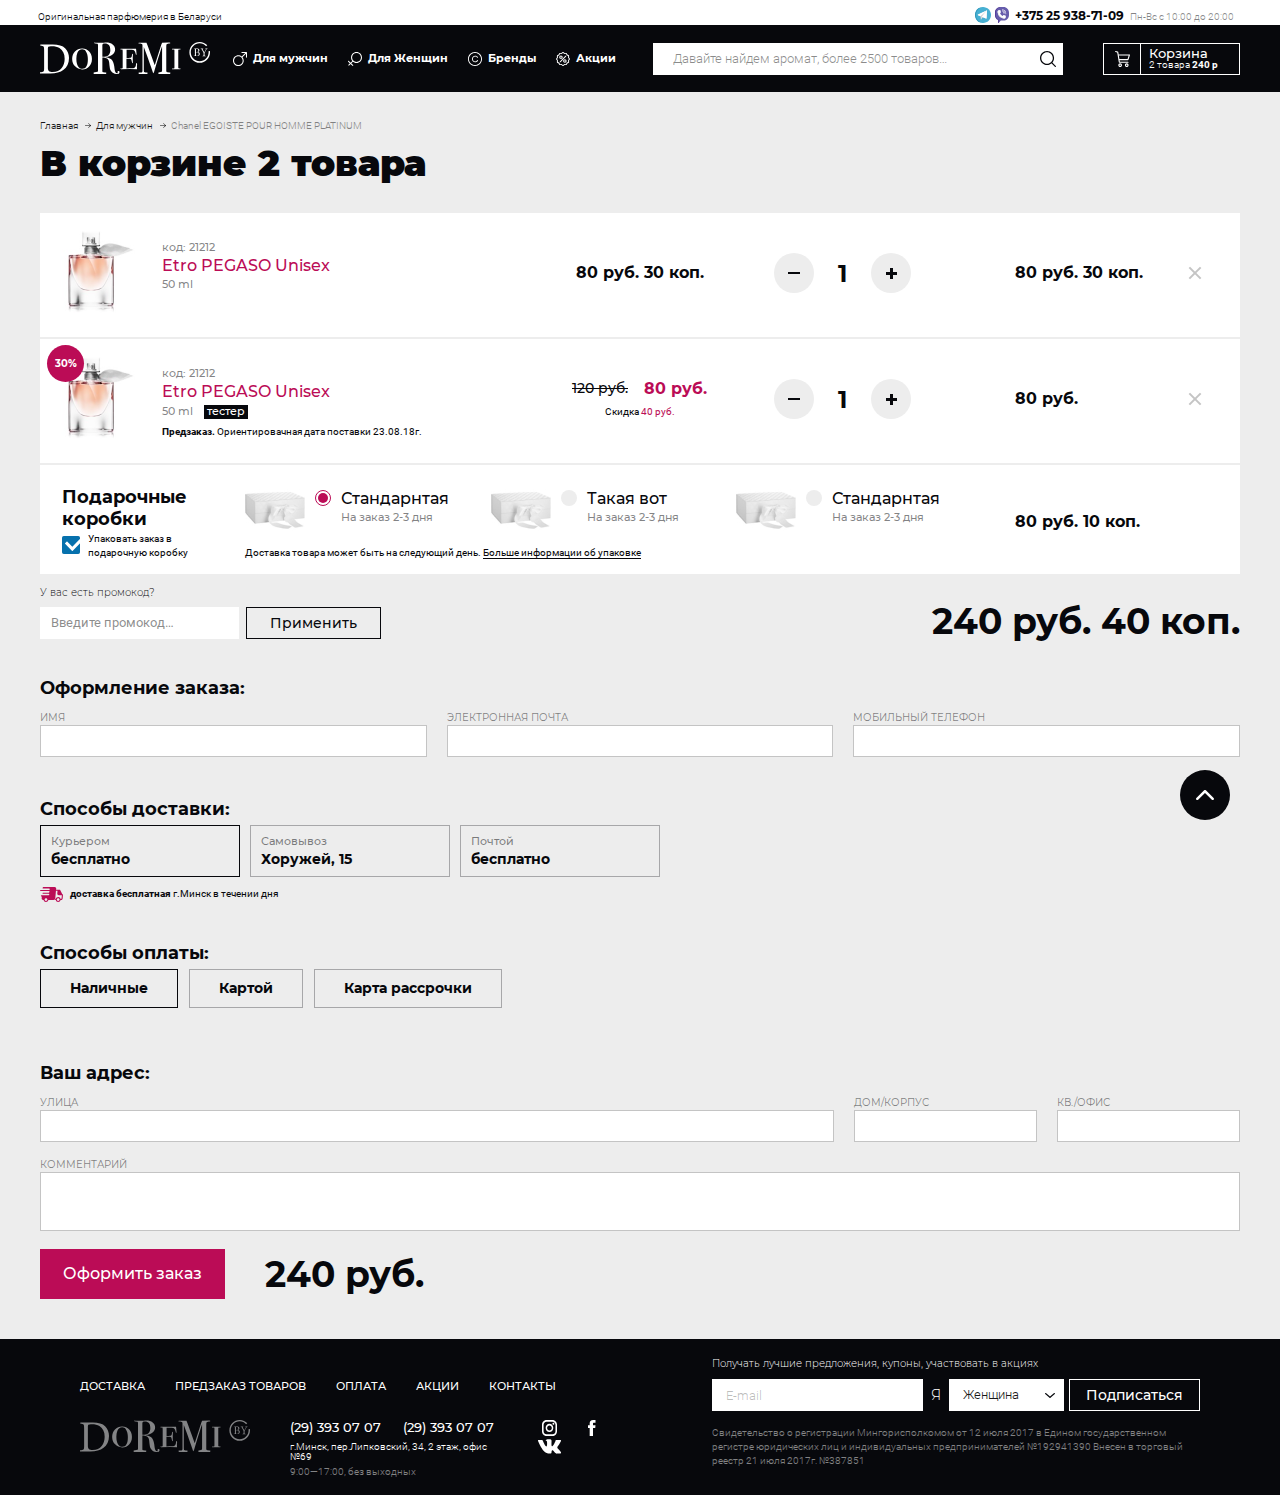
<file: basket.html>
<!DOCTYPE html>
<html lang="ru">

<head>
    <meta charset="UTF-8">
    <title>TITLE</title>

    <meta name="description" content="">
    <meta name="keywords" content="">
    <meta name="viewport" content="width=device-width, initial-scale=1">
    <meta http-equiv="X-UA-Compatible" content="ie=edge">
    <meta name="format-detection" content="telephone=no">
    <meta name="format-detection" content="address=no">

    <!-- CSS -->
    <link rel="stylesheet" href="assets/css/desktop.css">
    <link rel="stylesheet" href="assets/css/tablet.css">
    <link rel="stylesheet" href="assets/css/mobile.css">

    <!-- favicon -->

    <!--[if IE 9]>
    <script src="http://html5shiv.googlecode.com/svn/trunk/html5.js"></script><![endif]-->
</head>

<body>

<header class="header">
    <div class="header-top">
        <div class="header-top__side">
            Оригинальная парфюмерия в Беларуси
        </div>
        <div class="header-top__side">
            <svg class="header-top__phone-ico">
                <use xlink:href='#svg-telegram' href='#svg-telegram'/>
            </svg>
            <svg class="header-top__phone-ico">
                <use xlink:href='#svg-viber' href='#svg-viber'/>
            </svg>
            <a href="tel:+375259387109" class="header-top__phone">+375 25 938-71-09</a>
            <span class="header-top__schedule">Пн-Вс с 10:00 до 20:00</span>
        </div>
    </div>
    <div class="header-bottom">
        <div class="header-bottom-left">
            <div class="header-mobile-btn">
                <svg class="header-mobile-btn__ico">
                    <use xlink:href='#svg-mobile-nav' href='#svg-mobile-nav'/>
                </svg>
            </div>
            <a href="/" class="header-logo">
                <svg class="header-logo__svg">
                    <use xlink:href='#svg-logo' href='#svg-logo'/>
                </svg>
            </a>
            <div class="header-nav-wrap">
                <ul class="header-nav">
                    <li>
                        <a href="#">
                            <svg class="header-nav__img">
                                <use xlink:href='#svg-nav-male' href='#svg-nav-male'/>
                            </svg>
                            Для мужчин
                        </a>
                    </li>
                    <li>
                        <a href="#">
                            <svg class="header-nav__img">
                                <use xlink:href='#svg-nav-female' href='#svg-nav-female'/>
                            </svg>
                            Для Женщин
                        </a>
                    </li>
                    <li>
                        <a href="#">
                            <svg class="header-nav__img">
                                <use xlink:href='#svg-nav-brands' href='#svg-nav-brands'/>
                            </svg>
                            Бренды
                        </a>
                    </li>
                    <li>
                        <a href="#">
                            <svg class="header-nav__img">
                                <use xlink:href='#svg-nav-sales' href='#svg-nav-sales'/>
                            </svg>
                            Акции
                        </a>
                    </li>
                </ul>
                <ul class="header-nav-mobile">
                    <li><a href="#">ДОСТАВКА</a></li>
                    <li><a href="#">ПРЕДЗАКАЗ ТОВАРОВ</a></li>
                    <li><a href="#">ОПЛАТА</a></li>
                    <li><a href="#">КОНТАКТЫ</a></li>
                </ul>
            </div>
        </div>
        <div class="header-bottom-right">
            <form action="" method="post" name="" class="search">
                <input type="text" name="search" class="search__field"
                       placeholder="Давайте найдем аромат, более 2500 товаров…">
                <button type="reset" class="search__reset">
                    <svg class="search__reset-svg">
                        <use xlink:href='#svg-close' href='#svg-close'/>
                    </svg>
                </button>
                <button type="submit" value="" class="search__submit">
                    <svg class="search__submit-svg">
                        <use xlink:href='#svg-magnifier' href='#svg-magnifier'/>
                    </svg>
                </button>
            </form>
            <div class="header-bottom-search-btn">
                <svg class="search-btn__svg-magnifier">
                    <use xlink:href='#svg-magnifier' href='#svg-magnifier'/>
                </svg>
                <svg class="search-btn__svg-close">
                    <use xlink:href='#svg-close' href='#svg-close'/>
                </svg>
            </div>
            <a href="#" class="header-basket">
                <div class="header-basket__img">
                    <svg class="header-basket__svg">
                        <use xlink:href='#svg-header-basket' href='#svg-header-basket'/>
                    </svg>
                </div>
                <div class="header-basket__desktop">
                    Корзина
                    <span class="header-basket__desktop-subtitle">
                    <span class="header-basket__count">2</span> товара <b>240 р</b>
                </span>
                </div>
            </a>
        </div>

        <!-- миникарта будет отображаться только при наличии позиций .header-basket-minicard__item -->
        <div class="header-basket-minicard">
            <div class="header-basket-minicard-inner">
                <div class="header-basket-minicard-items">
                    <div class="header-basket-minicard__item">
                        <div class="header-basket-minicard__img">
                            <img src="assets/images/Temp/minicard-img.png" alt="">
                        </div>
                        <div class="header-basket-minicard__description">
                            <div class="header-basket-minicard__title">Etro PEGASO Unisex</div>
                            <div class="header-basket-minicard__info">50 ml <span>1 шт.</span></div>
                            <div class="header-basket-minicard__price">80 руб.</div>
                        </div>
                        <div class="header-basket-minicard__close"></div>
                    </div>
                    <div class="header-basket-minicard__item">
                        <div class="header-basket-minicard__img">
                            <img src="assets/images/Temp/minicard-img.png" alt="">
                        </div>
                        <div class="header-basket-minicard__description">
                            <div class="header-basket-minicard__title">Etro PEGASO Unisex</div>
                            <div class="header-basket-minicard__info">50 ml <span>1 шт.</span></div>
                            <div class="header-basket-minicard__price">80 руб.</div>
                        </div>
                        <div class="header-basket-minicard__close"></div>
                    </div>
                </div>
                <a href="#" class="btn header-basket-minicard__lnk theme_red">Оформить заказ</a>
            </div>
        </div>
    </div>
    <div class="search-result">
        <div class="search-result__corner"></div>
        <div class="search-result-titles container">
            <div class="search-result__title">Возможно вы ищете</div>

            <div class="search-result-titles-inner">
                <a href="#" class="search-result-titles__item btn">Tom Ford CHAMPACA ABSOLUTE Unisex</a>
                <a href="#" class="search-result-titles__item btn">Tom Ford CHAMPACA ABSOLUTE Unisex</a>
                <a href="#" class="search-result-titles__item btn">Tom Ford CHAMPACA ABSOLUTE Unisex</a>
                <a href="#" class="search-result-titles__item btn">Tom Ford CHAMPACA ABSOLUTE Unisex</a>
                <a href="#" class="search-result-titles__item btn">Tom Ford CHAMPACA ABSOLUTE Unisex</a>
            </div>
        </div>
        <div class="search-result-products container">
            <div class="search-result__title">Товары</div>

            <div class="products-slider-container js_product-slider">
                <a href="#" class="products-slider-item">
                    <div class="product-slider__img">
                        <div class="product-slider__label-sale">-30%</div>
                        <img src="assets/images/Temp/sliders/pr-sl-1.png" alt="">
                    </div>
                    <div class="product-slider__brand">Tom Ford</div>
                    <div class="product-slider__title-wrap">
                        <div class="product-slider__title">Tom Ford CHAMPACA <br> ABSOLUTE Unisex</div>
                    </div>
                    <div class="product-slider__price">от <span>80 руб.</span></div>
                </a>
                <a href="#" class="products-slider-item">
                    <div class="product-slider__img">
                        <div class="product-slider__label-sale">-30%</div>
                        <img src="assets/images/Temp/sliders/pr-sl-3.png" alt="">
                    </div>
                    <div class="product-slider__brand">Tom Ford</div>
                    <div class="product-slider__title-wrap">
                        <div class="product-slider__title">Tom Ford CHAMPACA <br> ABSOLUTE Unisex</div>
                    </div>
                    <div class="product-slider__price">от <span>80 руб.</span></div>
                </a>
                <a href="#" class="products-slider-item sale">
                    <div class="product-slider__img">
                        <div class="product-slider__label-sale">-30%</div>
                        <img src="assets/images/Temp/sliders/pr-sl-2.png" alt="">
                    </div>
                    <div class="product-slider__brand">Tom Ford</div>
                    <div class="product-slider__title-wrap">
                        <div class="product-slider__title">Tom Ford CHAMPACA <br> ABSOLUTE Unisex</div>
                    </div>
                    <div class="product-slider__price">от <span>80 руб.</span></div>
                </a>
                <a href="#" class="products-slider-item">
                    <div class="product-slider__img">
                        <div class="product-slider__label-sale">-30%</div>
                        <img src="assets/images/Temp/sliders/pr-sl-1.png" alt="">
                    </div>
                    <div class="product-slider__brand">Tom Ford</div>
                    <div class="product-slider__title-wrap">
                        <div class="product-slider__title">Tom Ford CHAMPACA <br> ABSOLUTE Unisex</div>
                    </div>
                    <div class="product-slider__price">от <span>80 руб.</span></div>
                </a>
                <a href="#" class="products-slider-item">
                    <div class="product-slider__img">
                        <div class="product-slider__label-sale">-30%</div>
                        <img src="assets/images/Temp/sliders/pr-sl-2.png" alt="">
                    </div>
                    <div class="product-slider__brand">Tom Ford</div>
                    <div class="product-slider__title-wrap">
                        <div class="product-slider__title">Tom Ford CHAMPACA <br> ABSOLUTE Unisex</div>
                    </div>
                    <div class="product-slider__price">от <span>80 руб.</span></div>
                </a>
                <a href="#" class="products-slider-item sale">
                    <div class="product-slider__img">
                        <div class="product-slider__label-sale">-30%</div>
                        <img src="assets/images/Temp/sliders/pr-sl-3.png" alt="">
                    </div>
                    <div class="product-slider__brand">Tom Ford</div>
                    <div class="product-slider__title-wrap">
                        <div class="product-slider__title">Tom Ford CHAMPACA <br> ABSOLUTE Unisex</div>
                    </div>
                    <div class="product-slider__price">от <span>80 руб.</span></div>
                </a>
            </div>
        </div>
        <div class="container search-result-btn-wrap">
            <a href="#" class="search-result__show-btn btn theme_black">смотреть все 123</a>
        </div>
    </div>
</header>

<main class="main">
    <div class="main-top bg-theme_gray">
        <div class="main-top-container container">
            <div class="main-top-inner">
                <ul class="breadcrumbs">
                    <li class="breadcrumbs__item">
                        <a class="breadcrumbs__link" href="#">Главная</a>
                    </li>
                    <li class="breadcrumbs__item">
                        <a class="breadcrumbs__link" href="#">Для мужчин</a>
                    </li>
                    <li class="breadcrumbs__item">
                        <span class="breadcrumbs__link active">Chanel EGOISTE POUR HOMME PLATINUM</span>
                    </li>
                </ul>
                
                <a href="#" class="back-btn">На главную</a>

                <h1>В корзине 2 товара</h1>
            </div>
        </div>
    </div>

    <form name="" method="post" action="" class="basket-form bg-theme_gray">
        <div class="basket-container container">
            <div class="basket-products-wrap">
                <div class="basket-products">
                    <div class="basket-item">
                        <div class="basket-item__img basket-item-cell">
                            <img src="assets/images/Temp/sliders/pdp-mini-1.png" alt="">
                        </div>
                        <div class="basket-item__info  basket-item-cell">
                            <div class="basket-item__sku">код: 21212</div>
                            <div class="basket-item__title">Etro PEGASO Unisex</div>
                            <div class="basket-item__value">50 ml</div>
                        </div>
                        <div class="basket-item__price-wrap  basket-item-cell">
                            <div class="basket-item__prices">
                                <div class="basket-item__price" data-price="80.30">80 руб. 30 коп.</div>
                            </div>
                        </div>
                        <div class="basket-item__counter  basket-item-cell">
                            <div class="counter">
                                <span class="counter-button" data-counter-button="down"></span>
                                <input type="text" class="counter__value" value="1" data-max-count="13"/>
                                <span class="counter-button" data-counter-button="up"></span>
                            </div>
                        </div>
                        <!-- в тотал задается только первоначальное значение за 1 шт -->
                        <!-- значение берется из data-price -->
                        <!-- копейки тож работают) -->
                        <div class="basket-item__total-wrap basket-item-cell">
                            <div class="basket-item__total">80 руб. 30 коп.</div>
                            <div class="basket-item__del js_basket-item-remove"></div>
                        </div>
                    </div>
                    <div class="basket-item sale">
                        <div class="basket-item__img basket-item-cell">
                            <img src="assets/images/Temp/sliders/pdp-mini-1.png" alt="">
                            <div class="basket-item__sale">30%</div>
                        </div>
                        <div class="basket-item__info  basket-item-cell">
                            <div class="basket-item__sku">код: 21212</div>
                            <div class="basket-item__title">Etro PEGASO Unisex</div>
                            <div class="basket-item__value">50 ml <span class="basket-item__label">тестер</span></div>
                            <div class="basket-item__pre-order"><b>Предзаказ.</b> Ориентировачная дата поставки
                                23.08.18г.
                            </div>
                        </div>
                        <div class="basket-item__price-wrap  basket-item-cell">
                            <div class="basket-item__prices">
                                <div class="basket-item__old-price">120 руб.</div>
                                <div class="basket-item__price" data-price="80">80 руб.</div>
                                <div class="basket-item__sale-cost">Скидка <span>40 руб.</span></div>
                            </div>
                        </div>
                        <div class="basket-item__counter  basket-item-cell">
                            <div class="counter">
                                <span class="counter-button" data-counter-button="down"></span>
                                <input type="text" class="counter__value" value="1" data-max-count="13"/>
                                <span class="counter-button" data-counter-button="up"></span>
                            </div>
                        </div>
                        <!-- в тотал задается только первоначальное значение за 1 шт -->
                        <!-- значение берется из data-price -->
                        <!-- копейки тож работают) -->
                        <div class="basket-item__total-wrap basket-item-cell">
                            <div class="basket-item__total">80 руб.</div>
                            <div class="basket-item__del js_basket-item-remove"></div>
                        </div>
                    </div>
                </div>
                <div class="basket-products-box">
                    <div class="basket-products-box__check">
                        <div class="basket-products-box__check-title">
                            Подарочные<br>
                            коробки
                        </div>
                        <label class="checkbox">
                            <input type="checkbox" checked="checked" name="" class="js_box-checkbox">
                            <span class="basket-products-box__checked-info">Упаковать заказ в<br> подарочную коробку</span>
                        </label>
                    </div>
                    <div class="basket-products-box-select">
                        <div class="basket-products-box-item">
                            <label class="radio">
                                <span class="basket-products-box__img">
                                    <img src="assets/images/box.jpg" alt="">
                                    <span class="basket-products-box__tooltip">
                                        <img src="assets/images/Temp/tooltip.jpg" width="300" height="270" alt="">
                                    </span>
                                </span>
                                <input type="radio" name="box" checked="checked" class="js_box-price"
                                       data-price="80.10">
                                <span class="basket-products-box__item">Стандарнтая</span>
                                <span class="basket-products-box-item__info">На заказ 2-3 дня</span>
                            </label>
                        </div>
                        <div class="basket-products-box-item">
                            <label class="radio">
                                <span class="basket-products-box__img">
                                    <img src="assets/images/box.jpg" alt="">
                                    <span class="basket-products-box__tooltip">
                                        <img src="assets/images/Temp/tooltip.jpg" width="300" height="270" alt="">
                                    </span>
                                </span>
                                <input type="radio" name="box" class="js_box-price" data-price="120.50">
                                <span class="basket-products-box__item">Такая вот</span>
                                <span class="basket-products-box-item__info">На заказ 2-3 дня</span>
                            </label>
                        </div>
                        <div class="basket-products-box-item">
                            <label class="radio">
                                <span class="basket-products-box__img">
                                    <img src="assets/images/box.jpg" alt="">
                                    <span class="basket-products-box__tooltip">
                                        <img src="assets/images/Temp/tooltip.jpg" width="300" height="270" alt="">
                                    </span>
                                </span>
                                <input type="radio" name="box" class="js_box-price" data-price="150">
                                <span class="basket-products-box__item">Стандарнтая</span>
                                <span class="basket-products-box-item__info">На заказ 2-3 дня</span>
                            </label>
                        </div>
                        <div class="basket-products-box-select-warning">Доставка товара может быть на следующий день.
                            <a href="#">Больше информации об упаковке</a>
                        </div>
                    </div>
                    <div class="basket-products-box__price"></div>
                </div>
            </div>
            <div class="basket-sub-total-wrap">
                <div class="basket-promo">
                    <div class="basket-promo__title">У вас есть промокод?</div>
                    <div class="basket-promo-form">
                        <input type="text" placeholder="Введите промокод…">
                        <!-- повесить аякс на js_promo-submit-->
                        <div class="basket-promo-form__submit js_promo-submit">Применить</div>
                    </div>
                </div>
                <div class="basket-sub-total-price"></div>
            </div>
            <div class="basket-fill-order">
                <div class="basket-form-subtitle">Оформление заказа:</div>
                <div class="basket-fill-order-inner">
                    <label class="form-label">
                        <span class="form-label-title">имя</span>
                        <input type="text" class="form-input">
                    </label>
                    <label class="form-label">
                        <span class="form-label-title">Электронная почта</span>
                        <input type="text" class="form-input">
                    </label>
                    <label class="form-label">
                        <span class="form-label-title">Мобильный телефон</span>
                        <input type="text" class="form-input">
                    </label>
                </div>
            </div>
            <div class="basket-shipping">
                <div class="basket-form-subtitle">Способы доставки:</div>
                <div class="basket-shipping-inner">
                    <label class="basket-shipping-label">
                        <input type="radio" name="shipping-method" class="basket-shipping__checkbox" checked="checked">
                        <span class="basket-shipping-param">
                            <span class="basket-shipping-param__sub-info">Курьером</span>
                            <span class="basket-shipping-param__info">бесплатно</span>
                        </span>
                    </label>
                    <label class="basket-shipping-label">
                        <input type="radio" name="shipping-method" class="basket-shipping__checkbox">
                        <span class="basket-shipping-param">
                            <span class="basket-shipping-param__sub-info">Самовывоз</span>
                            <span class="basket-shipping-param__info">Хоружей, 15</span>
                        </span>
                    </label>
                    <label class="basket-shipping-label">
                        <input type="radio" name="shipping-method" class="basket-shipping__checkbox js_basket-post">
                        <span class="basket-shipping-param">
                            <span class="basket-shipping-param__sub-info">Почтой</span>
                            <span class="basket-shipping-param__info">бесплатно</span>
                        </span>
                    </label>
                </div>
                <div class="counter-shipping-info">
                    <svg class="counter-shipping__svg">
                        <use xlink:href="#svg-shipping" href="#svg-shipping"></use>
                    </svg>
                    <span>
                        <b>доставка бесплатная</b> г.Минск в течении дня
                    </span>
                </div>
            </div>
            <div class="basket-payment">
                <div class="basket-form-subtitle">Способы оплаты:</div>
                <div class="basket-payment-inner">
                    <label class="basket-payment-label">
                        <input type="radio" name="payment-method" class="basket-payment__checkbox" checked="checked">
                        <span class="basket-payment-param">Наличные</span>
                    </label>
                    <label class="basket-payment-label">
                        <input type="radio" name="payment-method" class="basket-payment__checkbox">
                        <span class="basket-payment-param">Картой</span>
                    </label>
                    <label class="basket-payment-label">
                        <input type="radio" name="payment-method" class="basket-payment__checkbox">
                        <span class="basket-payment-param">Карта рассрочки</span>
                    </label>
                </div>
            </div>
            <div class="basket-address">
                <div class="basket-form-subtitle">Ваш адрес:</div>
                <div class="basket-address-inner">
                    <div class="basket-address-row basket-address__post">
                        <label class="form-label">
                            <span class="form-label-title">Почтовый индекс</span>
                            <input type="text" class="form-input">
                        </label>
                        <label class="form-label">
                            <span class="form-label-title">Область</span>
                            <input type="text" class="form-input">
                        </label>
                        <label class="form-label">
                            <span class="form-label-title">Город/поселок/деревня</span>
                            <input type="text" class="form-input">
                        </label>
                    </div>
                    <div class="basket-address-row">
                        <label class="form-label">
                            <span class="form-label-title">Улица</span>
                            <input type="text" class="form-input">
                        </label>
                        <label class="form-label basket-address__mini">
                            <span class="form-label-title">дом/корпус</span>
                            <input type="text" class="form-input">
                        </label>
                        <label class="form-label basket-address__mini">
                            <span class="form-label-title">Кв./офис</span>
                            <input type="text" class="form-input">
                        </label>
                    </div>
                    <div class="basket-address-row">
                        <label class="form-label">
                            <span class="form-label-title">комментарий</span>
                            <textarea class="form-textarea"></textarea>
                        </label>
                    </div>

                </div>
            </div>
            <div class="basket-submit-wrap">
                <input type="submit" class="btn basket-submit__btn theme_red" value="Оформить заказ">
                <div class="basket-grand-total">240 руб.</div>
            </div>
        </div>
    </form>

</main>

<footer class="footer">
    <div class="footer-container container">
        <div class="footer-half-section">
            <ul class="footer-nav">
                <li><a href="#">ДОСТАВКА</a></li>
                <li><a href="#">ПРЕДЗАКАЗ ТОВАРОВ</a></li>
                <li><a href="#">ОПЛАТА</a></li>
                <li><a href="#">АКЦИИ</a></li>
                <li><a href="#">КОНТАКТЫ</a></li>
            </ul>
            <div class="footer-half__bottom">
                <a href="#" class="footer-logo">
                    <svg class="footer-logo__svg">
                        <use xlink:href='#svg-logo' href='#svg-logo'/>
                    </svg>
                </a>

                <address class="footer-address">
                    <div class="footer-address__phones">
                        <a href="tel:+375293930707">(29) 393 07 07</a>
                        <a href="tel:+375293930707">(29) 393 07 07</a>
                    </div>
                    <div class="footer-address__info">г.Минск, пер.Липковский, 34, 2 этаж, офис №69</div>
                    <div class="footer-address__shcedule">9:00—17:00, без выходных</div>
                </address>

                <div class="footer-social">
                    <a href="#" class="footer-social__insta">
                        <svg class="footer-social__svg">
                            <use xlink:href='#svg-insta' href='#svg-insta'/>
                        </svg>
                    </a>
                    <a href="#" class="footer-social__fb">
                        <svg class="footer-social__svg">
                            <use xlink:href='#svg-fb' href='#svg-fb'/>
                        </svg>
                    </a>
                    <a href="#" class="footer-social__vk">
                        <svg class="footer-social__svg">
                            <use xlink:href='#svg-vk' href='#svg-vk'/>
                        </svg>
                    </a>
                </div>
            </div>
        </div>
        <div class="footer-half-section">
            <div class="footer-subscribe-info">Получать лучшие предложения, купоны, участвовать в акциях</div>
            <form action="" method="post" name="footer-subscribe" class="footer-subscribe">
                <input type="email" name="" placeholder="E-mail" class="footer-subscribe__email">
                <span class="footer-subscribe__deliver">Я</span>
                <select name="subscribe_sex" title="" class="footer-subscribe__sex js_custom-select">
                    <option value="Женщина">Женщина</option>
                    <option value="Мужчина">Мужчина</option>
                </select>
                <input type="submit" value="Подписаться" class="footer-subscribe__submit">
            </form>
            <div class="footer-registration">
                Свидетельство о регистрации Мингорисполкомом от 12 июля 2017 в Едином государственном регистре
                юридических
                лиц и индивидуальных предпринимателей №192941390 Внесен в торговый реестр 21 июля 2017г. №387851
            </div>
        </div>
    </div>
</footer>

<div class="up-btn">
    <svg class="up-btn__svg">
        <use xlink:href='#svg-toup' href='#svg-toup'/>
    </svg>
</div>

<svg style="display: none;">
    <symbol id="svg-logo" viewBox="0 0 170 32">
        <path d="M0.368125 2.59833V3.86037C3.75487 4.15732 4.123 4.38003 4.123 8.16616V26.0575C4.123 29.8436 3.75487 30.1406 0 30.3633V31.5511H10.4547C15.903 31.5511 20.2469 30.4375 23.56 27.8392C26.9467 25.2409 29.0082 21.3063 29.0082 15.9611C29.0819 12.3977 27.7566 8.90854 25.327 6.38446C22.6029 3.78613 18.4062 2.59833 12.8107 2.59833H0.368125ZM7.87787 7.20107C7.87787 5.4936 8.02512 4.97394 8.46687 4.67698C8.90862 4.38003 10.0866 4.15732 11.9272 4.15732C14.8722 4.15732 17.4491 4.67699 19.437 6.01327C22.971 8.09193 24.6644 12.1008 24.6644 16.6293C24.6644 23.7561 20.8359 29.9921 12.5899 29.9921C9.35037 29.9921 7.87787 29.1755 7.87787 25.7605V7.20107ZM49.1815 9.57668C47.4145 7.57226 44.8376 6.45869 42.1871 6.53293C39.463 6.45869 36.8861 7.49802 34.9719 9.42821C33.0576 11.4326 32.1005 14.1052 32.1741 16.9262C32.1005 19.673 33.2049 22.4198 35.1191 24.35C36.9597 26.3544 39.6102 27.468 42.3343 27.3938C44.9112 27.468 47.4145 26.3544 49.1078 24.4243C50.9485 22.4198 51.9792 19.8215 51.9056 17.1489C52.0528 14.3279 51.0957 11.6553 49.1815 9.57668ZM42.408 26.7999C40.5673 26.7999 38.874 25.8348 37.9905 24.2015C36.9597 22.4941 36.3707 20.1185 36.3707 17.0747C36.2971 14.9218 36.6652 12.7689 37.4015 10.7645C38.3586 8.38888 39.9047 7.20107 42.1135 7.20107C43.586 7.12683 44.9848 7.86921 45.7947 9.13126C47.1936 11.1357 47.8562 13.8082 47.8562 17.2974C47.8562 23.6076 46.0156 26.7999 42.408 26.7999ZM78.4842 29.1012C78.0424 29.027 77.6007 29.324 77.5271 29.7694C77.5271 29.8436 77.5271 29.9179 77.5271 29.9921C77.5271 30.289 77.6007 30.5118 77.7479 30.8087L77.8216 30.8829C77.8216 31.0314 77.6007 31.1799 77.159 31.1799C75.7601 31.1799 74.9502 29.9921 74.6557 27.5422C74.2876 23.2365 73.4777 20.2669 72.2997 18.5595C71.1217 16.852 68.9866 15.8127 65.8943 15.293C65.5998 15.293 65.4526 15.2188 65.4526 15.1445C65.5998 15.0703 65.7471 14.996 65.8943 14.996C68.324 14.9218 70.68 14.1052 72.5942 12.6204C74.214 11.4326 75.0975 9.50245 75.0975 7.49802C75.1711 5.4936 74.2876 3.63766 72.6678 2.44985C71.0481 1.18781 68.913 0.593903 66.1888 0.593903C65.7471 0.593903 64.8636 0.66814 63.6856 0.742378C62.6548 0.816616 61.7713 0.816616 61.1823 0.816616L55.2923 0.66814C55.1451 0.66814 54.9978 0.593903 54.9242 0.593903C54.4825 0.593903 54.188 0.742378 54.188 1.03933C54.188 1.33628 54.5561 1.41052 55.2923 1.41052C56.6176 1.48476 57.3538 1.63323 57.6483 1.85595C57.8692 2.07866 58.0165 2.82104 58.0165 4.00884V28.5816C58.0165 29.6209 57.9428 29.3982 57.8692 29.5467C57.722 29.9179 55.0715 30.4375 53.6726 30.4375C53.6726 30.9572 53.6726 31.4026 53.6726 31.9223H66.1888C66.1888 31.9223 66.2625 30.4375 66.1888 30.4375C64.7163 30.3633 62.3603 30.6602 62.3603 29.6209V15.59C64.7163 15.6642 66.3361 16.1096 67.3668 16.852C68.3976 17.5944 68.9866 19.0049 69.2075 20.8608C69.502 23.9788 69.7965 25.9833 69.9437 26.7256C70.1646 27.6165 70.5327 28.4331 71.0481 29.1012C72.2261 30.9572 74.2876 32.0708 76.4227 31.9965C78.4842 31.9965 79.5149 31.4026 79.5149 30.1406C79.5886 29.6209 79.2205 29.1012 78.7051 29.027C78.6314 29.1012 78.5578 29.1012 78.4842 29.1012ZM68.4712 13.1401C67.2196 14.1794 65.1581 14.6991 62.3603 14.6991V3.3407C62.2867 2.82104 62.5076 2.30137 62.8757 1.93018C63.4647 1.63323 64.201 1.48476 64.8636 1.55899C68.5448 1.55899 70.3118 3.71189 70.3118 7.94345C70.3855 10.3191 69.7228 12.0265 68.4712 13.1401ZM96.5959 21.0836C96.3014 21.0836 96.1542 21.3063 96.0806 21.7517C95.8597 24.2758 95.1971 25.6863 94.0191 26.0575C93.2828 26.2802 90.7059 26.3544 86.4357 26.4287V16.7778H87.5401C89.4543 16.7778 90.5587 16.9262 91.0004 17.2232C91.4422 17.5201 91.6631 18.4852 91.8839 20.1185C91.9576 20.8608 92.1784 21.232 92.3993 21.232C92.6938 21.232 92.8411 21.0093 92.8411 20.4897C92.8411 20.3412 92.8411 20.1185 92.8411 19.8957C92.7674 19.1534 92.7674 17.8913 92.7674 15.9611C92.7674 15.59 92.7674 14.996 92.8411 14.2537C92.9147 13.5113 92.9147 12.9916 92.9147 12.6204C92.9147 12.0265 92.7674 11.7296 92.4729 11.7296C92.1784 11.7296 92.0312 12.175 91.9576 12.9916C91.8103 14.4021 91.5158 15.2188 91.0741 15.59C90.6323 15.8869 89.4543 16.0354 87.6137 16.0354H86.5829V7.72074H88.7917C90.3378 7.6465 91.8839 7.72074 93.3564 8.01769C94.5344 8.38888 95.2707 9.72516 95.7124 11.9523C95.8597 12.5462 96.0069 12.8432 96.3014 12.8432C96.5223 12.8432 96.5959 12.6204 96.5959 12.2492C96.5959 12.1008 96.5959 11.8781 96.5223 11.7296C96.3751 9.50245 96.2278 8.2404 96.1542 7.79498L96.0806 7.12683V6.82988H80.9138C80.5457 6.82988 80.4721 6.97836 80.4721 7.20107C80.4721 7.42379 80.4721 7.49802 80.8402 7.49802C81.3556 7.49802 81.8709 7.49802 82.3863 7.57226C82.6072 7.6465 82.6808 8.31464 82.6808 9.50245V24.7954C82.7544 25.3151 82.6808 25.8348 82.4599 26.2802C81.9446 26.5029 81.3556 26.5772 80.8402 26.5029C80.4721 26.5029 80.3248 26.6514 80.3248 26.8741C80.3248 27.0968 80.6193 27.2453 81.2819 27.2453L89.7488 27.0968L97.1113 27.2453C97.0377 26.9483 96.9641 26.6514 96.9641 26.3544V23.7561C96.9641 23.4592 96.9641 23.1622 97.0377 22.791C97.1113 22.4198 97.1113 22.2714 97.1113 22.1971C97.0377 21.529 96.8904 21.0836 96.5959 21.0836ZM126.267 28.3589V7.57226C126.267 4.3058 126.34 2.52409 126.488 2.37561C126.856 1.93018 127.371 1.70747 127.96 1.63323C128.549 1.55899 129.065 1.55899 129.654 1.55899C130.169 1.55899 130.39 1.41052 130.39 1.11357C130.39 0.965092 130.316 0.816616 130.169 0.742378C129.654 0.593903 129.065 0.593903 128.549 0.593903L122.07 0.66814C121.849 1.26204 121.555 1.93018 121.26 2.82104L116.548 17.5201C115.959 19.3761 115.37 21.3063 114.781 23.2365C111.689 14.6249 109.775 9.42821 109.112 7.6465C107.566 3.3407 106.683 1.03933 106.535 0.66814C105.799 0.66814 104.547 0.66814 102.854 0.66814H99.7618C98.8783 0.66814 98.4366 0.816616 98.4366 1.18781C98.4366 1.41052 98.6574 1.55899 99.1728 1.55899C99.9827 1.55899 100.866 1.70747 101.676 1.93018C102.044 2.07866 102.339 2.37561 102.412 2.7468C102.486 2.96951 102.486 4.3058 102.486 6.75565V28.1362C102.486 29.4724 102.265 29.9921 102.339 29.6951C102.339 30.3633 100.866 30.4375 98.5838 30.4375C98.8783 30.4375 98.6574 31.9223 98.5838 31.9223C98.5838 31.9223 106.02 31.9223 107.419 31.9223C107.492 31.4026 107.492 30.9572 107.419 30.4375C105.357 30.5118 103.958 30.1406 103.958 29.3982C103.885 29.324 103.811 27.3195 103.811 21.9002V7.42379C103.811 6.45869 103.811 5.64208 103.811 5.12241L105.578 9.87364C109.554 20.6381 111.91 27.3938 112.793 30.1406C113.014 30.8829 113.235 31.1799 113.456 31.1799C113.603 31.1799 113.898 30.5118 114.34 29.1012L116.401 22.0486C118.683 14.8476 120.377 9.42821 121.555 5.86479C121.923 4.82546 122.07 4.3058 122.07 4.3058V27.3938C122.07 29.2497 121.997 29.4724 121.849 29.6209C121.555 29.9179 120.671 30.5118 118.463 30.5118C118.389 31.0314 118.389 31.4769 118.463 31.9965H130.243C130.095 31.9965 130.463 30.5118 130.243 30.5118C125.899 30.0663 126.267 29.6951 126.267 28.3589ZM140.108 26.5029C139.593 26.5029 139.078 26.4287 138.562 26.2802C138.341 26.206 138.194 25.9833 138.268 25.6863V8.90854C138.194 8.46312 138.268 8.09193 138.415 7.72074C138.636 7.57226 138.93 7.49802 139.151 7.49802C140.182 7.49802 140.624 7.34955 140.624 7.20107C140.624 6.97836 140.403 6.82988 139.887 6.82988H132.599C132.23 6.82988 132.01 6.90412 132.01 7.12683C132.01 7.27531 132.157 7.42379 132.304 7.42379H132.378H133.703C133.997 7.42379 134.218 7.49802 134.366 7.79498C134.439 8.46312 134.513 9.13126 134.439 9.87364V24.35C134.439 25.0182 134.439 25.6121 134.366 26.2802C134.292 26.4287 133.85 26.5029 132.967 26.5772C132.304 26.5772 132.01 26.7256 132.01 26.9483C132.01 27.0968 132.23 27.1711 132.746 27.1711H140.182C140.476 27.1711 140.55 27.0968 140.55 26.8741C140.624 26.6514 140.403 26.5772 140.108 26.5029Z"/>
        <path d="M157.778 10.0221C158.662 9.87363 159.324 9.13125 159.398 8.2404C159.398 7.72073 159.177 7.20107 158.735 6.90412C158.22 6.60716 157.557 6.45869 156.968 6.53293H153.95V6.82988C154.907 6.90411 154.907 6.97835 154.907 7.94344V12.6947C154.907 13.6598 154.833 13.734 153.802 13.8082V14.1052H156.379C157.189 14.1794 157.999 13.9567 158.662 13.6598C159.324 13.3628 159.766 12.6204 159.766 11.8781C159.913 10.7645 158.956 10.2448 157.778 10.0221ZM155.938 9.94787V7.64649C155.864 7.42378 155.938 7.20107 156.085 7.05259C156.306 6.97835 156.527 6.90412 156.747 6.90412C157.557 6.82988 158.22 7.34954 158.294 8.16616C158.294 8.2404 158.294 8.31463 158.294 8.46311C158.294 9.4282 157.778 9.94787 156.453 9.94787H155.938ZM155.938 10.3191H156.453C157.925 10.3191 158.735 10.8387 158.735 12.1008C158.809 12.9916 158.073 13.8082 157.189 13.8825C157.116 13.8825 157.042 13.8825 156.895 13.8825C156.158 13.8825 155.938 13.6598 155.938 12.7689V10.3191ZM167.644 6.53293H165.067V6.82988C165.951 6.90411 166.024 7.05259 165.73 7.64649C165.435 8.38887 164.773 9.50244 164.331 10.3191C163.815 9.4282 163.226 8.46311 162.785 7.49802C162.564 7.12683 162.564 6.97835 163.374 6.82988V6.53293H160.576V6.82988C161.312 6.90411 161.386 7.05259 161.901 7.86921C162.564 8.98278 163.006 9.72515 163.374 10.4675C163.521 10.6902 163.595 10.913 163.595 11.1357V12.6947C163.595 13.734 163.521 13.8082 162.417 13.8825V14.1794H165.73V13.8825C164.625 13.8082 164.552 13.734 164.552 12.6947V11.1357C164.552 10.8387 164.625 10.616 164.773 10.3933C165.362 9.35396 165.73 8.68582 166.245 7.79497C166.466 7.20107 167.055 6.82988 167.644 6.82988V6.53293Z"/>
        <path d="M169.926 9.05702L168.527 9.35397C168.527 9.65092 168.601 10.0221 168.601 10.3191C168.601 15.293 164.625 19.3018 159.693 19.3018C154.76 19.3018 150.784 15.293 150.784 10.3191C150.784 5.34513 154.76 1.33628 159.693 1.33628C162.196 1.33628 164.552 2.44985 166.098 4.15732L167.276 3.3407C165.435 1.33628 162.711 0 159.693 0C154.023 0 149.385 4.67699 149.385 10.3933C149.385 16.1096 154.023 20.7866 159.693 20.7866C165.362 20.7866 170 16.1096 170 10.3933C170 9.94787 170 9.50245 169.926 9.05702Z"/>
    </symbol>
    <symbol id="svg-nav-male" viewBox="0 0 14 14">
        <path d="M13.4815 0H8.8321C8.53826 0 8.31359 0.224697 8.31359 0.518504C8.31359 0.81231 8.53829 1.03701 8.8321 1.03701H12.237L8.76299 4.51111C7.82966 3.75061 6.65434 3.28395 5.35806 3.28395C2.40246 3.28395 0 5.68644 0 8.64197C0 11.5975 2.40246 14 5.35803 14C8.31359 14 10.7161 11.5975 10.7161 8.64197C10.7161 7.34566 10.2494 6.17037 9.48889 5.23704L12.963 1.76297V5.1679C12.963 5.46174 13.1877 5.6864 13.4815 5.6864C13.7753 5.6864 14 5.46171 14 5.1679V0.518504C14 0.224697 13.7753 0 13.4815 0ZM5.35803 12.963C2.97284 12.963 1.03704 11.0272 1.03704 8.64201C1.03704 6.25682 2.97284 4.32102 5.35803 4.32102C7.74322 4.32102 9.67901 6.25682 9.67901 8.64201C9.67901 11.0272 7.74322 12.963 5.35803 12.963Z"/>
    </symbol>
    <symbol id="svg-nav-female" viewBox="0 0 14 14">
        <path d="M8.5135 0C5.48819 0 3.02701 2.46118 3.02701 5.4865C3.02701 8.51164 5.48819 10.973 8.5135 10.973C11.5388 10.973 14 8.51162 14 5.4865C14 2.46118 11.5388 0 8.5135 0ZM8.5135 9.94104C6.05732 9.94104 4.05896 7.94287 4.05896 5.4865C4.05896 3.03032 6.05732 1.03195 8.5135 1.03195C10.9697 1.03195 12.968 3.03029 12.968 5.4865C12.968 7.94284 10.9697 9.94104 8.5135 9.94104Z"/>
        <path d="M5.3697 8.63028C5.16829 8.4287 4.84153 8.4287 4.64011 8.63028L0.426361 12.844C0.224782 13.0454 0.224782 13.3722 0.426361 13.5736C0.526986 13.6744 0.659056 13.7248 0.791154 13.7248C0.923251 13.7248 1.05532 13.6744 1.15595 13.5736L5.3697 9.35986C5.57128 9.15848 5.57128 8.83169 5.3697 8.63028Z"/>
        <path d="M5.09452 13.1192L0.880769 8.90549C0.679383 8.70391 0.352598 8.70391 0.151184 8.90549C-0.0503945 9.1069 -0.0503945 9.43366 0.151184 9.63507L4.36494 13.8488C4.46556 13.9496 4.59763 14 4.72973 14C4.86183 14 4.9939 13.9496 5.09452 13.8488C5.2961 13.6474 5.2961 13.3207 5.09452 13.1192Z"/>
    </symbol>
    <symbol id="svg-nav-brands" viewBox="0 0 14 14">
        <path d="M7 0C3.14015 0 0 3.14015 0 7C0 10.8598 3.14015 14 7 14C10.8598 14 14 10.8598 14 7C14 3.14015 10.8598 0 7 0ZM7 13.0894C3.64235 13.0894 0.910688 10.3577 0.910688 7C0.910688 3.64229 3.64235 0.910688 7 0.910688C10.3577 0.910688 13.0893 3.64235 13.0893 7C13.0893 10.3577 10.3577 13.0894 7 13.0894Z"/>
        <path d="M9.85556 8.14067C9.64368 8.00523 9.36212 8.06711 9.22658 8.27889C8.78672 8.96661 8.03748 9.37718 7.22236 9.37718C5.91158 9.37718 4.84521 8.31077 4.84521 6.99998C4.84521 5.6892 5.91158 4.62278 7.22236 4.62278C8.01329 4.62278 8.75029 5.01473 9.1939 5.67124C9.33465 5.87953 9.61762 5.93438 9.82612 5.79357C10.0345 5.65282 10.0893 5.36975 9.94845 5.16136C9.33536 4.25385 8.3162 3.7121 7.22236 3.7121C5.40943 3.7121 3.93452 5.18701 3.93452 6.99998C3.93452 8.81296 5.40943 10.2879 7.22236 10.2879C8.34964 10.2879 9.3857 9.72031 9.99378 8.7696C10.1293 8.55776 10.0674 8.27621 9.85556 8.14067Z"/>
    </symbol>
    <symbol id="svg-nav-sales" viewBox="0 0 14 14">
        <path d="M13.9194 6.73113L13.0314 5.38438L13.1202 3.77098C13.1307 3.57741 13.0257 3.39574 12.8527 3.30833L11.4172 2.58309L10.6918 1.14729C10.6042 0.974065 10.4226 0.870378 10.229 0.879812L8.61558 0.968706L7.269 0.0806976C7.1059 -0.0268992 6.89442 -0.0268992 6.73132 0.0806976L5.38457 0.968706L3.77117 0.879812C3.57484 0.869722 3.39577 0.974065 3.30835 1.14729L2.58312 2.58309L1.14731 3.30833C0.974255 3.39574 0.869256 3.57741 0.879838 3.77114L0.968732 5.38455L0.0806975 6.7313C-0.0268992 6.8944 -0.0268992 7.10588 0.0806975 7.26898L0.968705 8.61557L0.879811 10.229C0.869229 10.4227 0.974228 10.6044 1.14728 10.6918L2.58309 11.4172L3.30832 12.8527C3.39574 13.026 3.57839 13.1302 3.77097 13.1201L5.38438 13.0314L6.73113 13.9194C6.81269 13.9731 6.90629 14 6.99989 14C7.09348 14 7.18708 13.9731 7.26897 13.9193L8.61556 13.0312L10.229 13.12C10.4225 13.1304 10.6042 13.0259 10.6918 12.8525L11.4172 11.417L12.8526 10.6916C13.0258 10.6042 13.1307 10.4224 13.1201 10.2288L13.0314 8.6154L13.9194 7.26882C14.0269 7.10571 14.0269 6.89427 13.9194 6.73113ZM12.1268 8.21269C12.0693 8.30011 12.0411 8.40363 12.047 8.50833L12.127 9.96399L10.8331 10.6177C10.74 10.6648 10.6645 10.7403 10.6174 10.8334L9.96367 12.1273L8.50802 12.0473C8.40252 12.0424 8.2998 12.0695 8.21238 12.1271L6.99991 12.9266L5.78728 12.1271C5.70736 12.0745 5.61393 12.0465 5.51852 12.0465C5.50958 12.0465 5.50061 12.0469 5.49167 12.0472L4.03602 12.1271L3.38226 10.8333C3.3352 10.7402 3.25968 10.6646 3.16657 10.6176L1.87257 9.96382L1.95266 8.50816C1.95835 8.40366 1.93035 8.29994 1.87274 8.21252L1.07324 7.00006L1.87287 5.78743C1.93051 5.70001 1.95851 5.59649 1.9528 5.49179L1.87271 4.03629L3.16671 3.38254C3.25982 3.33548 3.33537 3.25996 3.3824 3.16685L4.03615 1.87285L5.49165 1.95294C5.59697 1.95928 5.69987 1.93079 5.78728 1.87301L6.99991 1.07354L8.21254 1.87285C8.29979 1.93046 8.40365 1.95849 8.50818 1.95277L9.96384 1.87268L10.6176 3.16669C10.6647 3.25979 10.7402 3.33534 10.8333 3.38237L12.1271 4.03613L12.0472 5.49179C12.0413 5.5963 12.0693 5.70001 12.127 5.78743L12.9264 7.00006L12.1268 8.21269Z"/>
        <path d="M4.96504 3.41873C4.02265 3.41873 3.25574 4.18547 3.25574 5.12803C3.25574 6.07059 4.02265 6.83733 4.96504 6.83733C5.9076 6.83733 6.67434 6.07042 6.67434 5.12803C6.67434 4.18564 5.90743 3.41873 4.96504 3.41873ZM4.96504 5.86056C4.56115 5.86056 4.23248 5.53189 4.23248 5.128C4.23248 4.72411 4.56115 4.39544 4.96504 4.39544C5.3691 4.39544 5.6976 4.72411 5.6976 5.128C5.6976 5.53189 5.3689 5.86056 4.96504 5.86056Z"/>
        <path d="M8.87198 7.32562C7.92942 7.32562 7.16268 8.09236 7.16268 9.03492C7.16268 9.97748 7.92942 10.7442 8.87198 10.7442C9.81454 10.7442 10.5813 9.97748 10.5813 9.03492C10.5813 8.09236 9.81451 7.32562 8.87198 7.32562ZM8.87198 9.76748C8.46809 9.76748 8.13942 9.43881 8.13942 9.03492C8.13942 8.63103 8.46809 8.30236 8.87198 8.30236C9.27603 8.30236 9.60454 8.63103 9.60454 9.03492C9.60451 9.43881 9.27584 9.76748 8.87198 9.76748Z"/>
        <path d="M10.1289 3.8711C9.93811 3.6803 9.62913 3.6803 9.43833 3.8711L3.87092 9.43851C3.68014 9.62913 3.68014 9.93844 3.87092 10.1291C3.96616 10.2245 4.09117 10.2722 4.21618 10.2722C4.3412 10.2722 4.46624 10.2245 4.56145 10.1291L10.1288 4.56169C10.3197 4.37105 10.3197 4.06174 10.1289 3.8711Z"/>
    </symbol>
    <symbol id="svg-header-basket" viewBox="0 0 15 16">
        <path d="M5.14816 12.345C4.14742 12.345 3.33337 13.1648 3.33337 14.1725C3.33337 15.1803 4.14745 16 5.14816 16C6.1489 16 6.96295 15.18 6.96295 14.1725C6.96295 13.165 6.1489 12.345 5.14816 12.345ZM5.14816 14.8813C4.76019 14.8813 4.44447 14.5636 4.44447 14.1727C4.44447 13.7818 4.76019 13.4641 5.14816 13.4641C5.53632 13.4641 5.85186 13.7818 5.85186 14.1727C5.85186 14.5636 5.53632 14.8813 5.14816 14.8813Z"/>
        <path d="M11.7408 12.345C10.7399 12.345 9.92587 13.1648 9.92587 14.1725C9.92587 15.1803 10.74 16 11.7408 16C12.7414 16 13.5556 15.1802 13.5556 14.1725C13.5556 13.1648 12.7414 12.345 11.7408 12.345ZM11.7408 14.8811C11.3527 14.8811 11.037 14.5632 11.037 14.1725C11.037 13.7818 11.3527 13.4641 11.7408 13.4641C12.1288 13.4641 12.4445 13.7816 12.4445 14.1725C12.4445 14.5634 12.129 14.8811 11.7408 14.8811Z"/>
        <path d="M4.35185 11.7857H12.9999C13.3069 11.7857 13.5555 11.5353 13.5555 11.2263C13.5555 10.9173 13.3068 10.6669 12.9999 10.6669H4.82426L3.23371 0.842501C3.19557 0.607156 3.01372 0.422187 2.78057 0.381343L0.650956 0.0083739C0.347798 -0.044595 0.0609636 0.159249 0.00836321 0.463562C-0.0444233 0.768094 0.158189 1.05769 0.460385 1.11066L2.20054 1.41538L3.80347 11.3162C3.84741 11.5871 4.07944 11.7857 4.35185 11.7857Z"/>
        <path d="M14.8932 3.62404C14.7886 3.47951 14.6219 3.3941 14.4443 3.3941H3.14813V4.51298H13.6823L12.5395 8.0934H3.94443V9.21227H12.9445C13.1856 9.21227 13.3995 9.05524 13.4734 8.82402L14.9734 4.1247C15.0277 3.95448 14.9978 3.76839 14.8932 3.62404Z"/>
    </symbol>
    <symbol id="svg-right-arrow" viewBox="0 0 14 12">
        <path d="M13.3246 5.44448H0.563016C0.252058 5.44448 0 5.69336 0 6.00004C0 6.30671 0.252031 6.55559 0.563016 6.55559H13.3246C13.6355 6.55559 13.8876 6.3069 13.8876 6.00004C13.8876 5.69317 13.6356 5.44448 13.3246 5.44448Z"/>
        <path d="M13.835 5.60707L8.31772 0.16264C8.09777 -0.0542134 7.74158 -0.0542134 7.52163 0.16264C7.30167 0.379682 7.30167 0.731526 7.52163 0.94838L12.6409 6.00001L7.52163 11.0517C7.30167 11.2685 7.30167 11.6204 7.52163 11.8372C7.6316 11.9457 7.77554 12 7.91967 12C8.06381 12 8.20775 11.9457 8.31772 11.8372L13.835 6.39281C14.055 6.17577 14.055 5.8239 13.835 5.60707Z"/>
    </symbol>
    <symbol id="svg-magnifier" viewBox="0 0 16 16">
        <path d="M7.04606 0C3.16097 0 0 3.16097 0 7.04606C0 10.9314 3.16097 14.0921 7.04606 14.0921C10.9314 14.0921 14.0921 10.9314 14.0921 7.04606C14.0921 3.16097 10.9314 0 7.04606 0ZM7.04606 12.7913C3.87815 12.7913 1.30081 10.214 1.30081 7.04609C1.30081 3.87819 3.87815 1.30081 7.04606 1.30081C10.214 1.30081 12.7913 3.87816 12.7913 7.04606C12.7913 10.214 10.214 12.7913 7.04606 12.7913Z"/>
        <path d="M15.8094 14.8898L12.0804 11.1608C11.8263 10.9067 11.4148 10.9067 11.1608 11.1608C10.9067 11.4146 10.9067 11.8266 11.1608 12.0804L14.8898 15.8094C15.0168 15.9365 15.1831 16 15.3496 16C15.5159 16 15.6824 15.9365 15.8094 15.8094C16.0635 15.5556 16.0635 15.1436 15.8094 14.8898Z"/>
    </symbol>
    <symbol id="svg-close" viewBox="0 0 17 18">
        <path d="M1 17L15.9999 0.999999"/>
        <path d="M16 17L1.00012 0.999999"/>
    </symbol>
    <symbol id="svg-telegram" viewBox="0 0 16 16">
        <path d="M8 16C12.4183 16 16 12.4183 16 8C16 3.58172 12.4183 0 8 0C3.58172 0 0 3.58172 0 8C0 12.4183 3.58172 16 8 16Z"
              fill="#47B0D3"/>
        <path d="M1.06666 8C1.06666 3.761 4.36378 0.292625 8.53331 0.0180937C8.357 0.0065 8.17928 0 8 0C3.58172 0 0 3.58172 0 8C0 12.4183 3.58172 16 8 16C8.17928 16 8.357 15.9935 8.53334 15.9819C4.36381 15.7074 1.06666 12.239 1.06666 8Z"
              fill="#3298BA"/>
        <path d="M11.8832 3.40794C11.8055 3.35513 11.7059 3.34713 11.6208 3.38672L3.02429 7.38854C2.87326 7.45888 2.77782 7.61266 2.7816 7.77919C2.78526 7.94251 2.8841 8.08919 3.03363 8.15466L10.959 11.6064C11.2237 11.7267 11.5353 11.5374 11.5523 11.2485L11.9996 3.64413C12.005 3.55044 11.9609 3.46069 11.8832 3.40794Z"
              fill="#E5E5E5"/>
        <path d="M5.36346 9.16939L5.89912 12.75L11.849 3.38849L5.36346 9.16939Z" fill="#CCCCCC"/>
        <path d="M11.6208 3.38673L3.0243 7.38854C2.87627 7.45744 2.77974 7.61107 2.78152 7.77432C2.78333 7.93785 2.88389 8.08913 3.03361 8.15466L5.36352 9.16938L11.849 3.38851C11.7776 3.35407 11.6939 3.35273 11.6208 3.38673Z"
              fill="white"/>
        <path d="M6.60683 9.71089L5.89914 12.75L11.849 3.38849L6.60683 9.71089Z" fill="#E5E5E5"/>
        <path d="M11.8832 3.40793C11.8722 3.40046 11.8607 3.39411 11.849 3.38849L6.60681 9.71089L10.959 11.6064C11.2236 11.7267 11.5352 11.5374 11.5522 11.2485L11.9995 3.64411C12.005 3.55043 11.9609 3.46068 11.8832 3.40793Z"
              fill="white"/>
    </symbol>
    <symbol id="svg-viber" viewBox="0 0 16 16">
        <path d="M8.55557 0H5.44446C2.44234 0 0 2.51243 0 5.60071V8.00102C0 10.1692 1.21555 12.1368 3.11111 13.0623V15.7353C3.11111 15.9674 3.39336 16.0888 3.55369 15.9239L5.81106 13.6017H8.55554C11.5576 13.6017 14 11.0893 14 8.00102V5.60071C14 2.51243 11.5576 0 8.55557 0Z"
              fill="#665CAC"/>
        <path d="M3.88889 13.0623C1.99332 12.1367 0.777771 10.1691 0.777771 8.00099V5.60068C0.777771 2.51243 3.22014 0 6.22223 0H5.44446C2.44234 0 0 2.51243 0 5.60071V8.00102C0 10.1692 1.21555 12.1368 3.11111 13.0623V15.7353C3.11111 15.9674 3.39336 16.0888 3.55369 15.9239L3.88889 15.5791V13.0623Z"
              fill="#523494"/>
        <path d="M10.9142 9.94064L10.6811 8.6417C10.6618 8.53439 10.581 8.44999 10.477 8.42858L8.64378 8.05142C8.55863 8.03399 8.4709 8.06133 8.40957 8.12436L7.66479 8.89055C6.40993 8.31214 5.71348 7.59414 5.10069 6.24786L5.84307 5.48421C5.90435 5.42115 5.93096 5.33071 5.91398 5.24327L5.54734 3.3574C5.52653 3.25043 5.44448 3.16724 5.34016 3.14743L4.07747 2.90768C4.0429 2.90115 4.00729 2.90184 3.97296 2.90987C3.63956 2.98777 3.33536 3.16059 3.09321 3.40974C2.67394 3.84105 2.51369 4.47043 2.62986 5.22983C2.82485 6.50502 3.43217 8.27964 4.55267 9.43692L4.56798 9.45255C5.69209 10.6044 7.41724 11.2292 8.65691 11.4298C8.81308 11.4551 8.96348 11.4677 9.10772 11.4677C9.64526 11.4677 10.0956 11.2932 10.4263 10.9531C10.6684 10.704 10.8365 10.3911 10.9122 10.0482C10.9199 10.0128 10.9206 9.97626 10.9142 9.94064Z"
              fill="white"/>
        <path d="M5.58957 5.74495L5.84304 5.48417L5.84332 5.48389L5.58954 5.74492L5.58957 5.74495Z" fill="#E5E5E5"/>
        <path d="M8.40959 8.12408L8.15363 8.38739L8.15367 8.38743L8.40963 8.12413L8.40959 8.12408Z" fill="#E5E5E5"/>
        <path d="M9.5965 10.9647C9.45227 10.9647 9.30186 10.9522 9.14569 10.9269C7.90605 10.7262 6.18091 10.1014 5.05676 8.94959L5.04145 8.93397C3.92096 7.77669 3.31364 6.00206 3.11864 4.72688C3.0248 4.11335 3.11156 3.58476 3.36944 3.17685C3.27068 3.24463 3.178 3.32238 3.09309 3.40972C2.67381 3.84104 2.51357 4.47041 2.62973 5.22982C2.82473 6.505 3.43205 8.27962 4.55255 9.4369L4.56786 9.45253C5.69197 10.6044 7.41711 11.2292 8.65678 11.4298C8.81296 11.4551 8.96336 11.4677 9.1076 11.4677C9.64514 11.4677 10.0955 11.2932 10.4262 10.9531C10.511 10.8658 10.5866 10.7705 10.6525 10.6689C10.3598 10.8647 10.0031 10.9647 9.5965 10.9647Z"
              fill="#E5E5E5"/>
        <path d="M7.51852 4.53391C7.37535 4.53391 7.25928 4.65331 7.25928 4.80059C7.25928 4.94787 7.37535 5.06728 7.51852 5.06728C8.09036 5.06728 8.55557 5.54584 8.55557 6.13409C8.55557 6.2794 8.67356 6.40078 8.81482 6.40078C8.95608 6.40078 9.07407 6.2794 9.07407 6.13409C9.0741 5.25172 8.37628 4.53391 7.51852 4.53391Z"
              fill="white"/>
        <path d="M7.51853 3.4671C7.42263 3.4671 7.32584 3.47257 7.23082 3.48335C7.0885 3.49951 6.98585 3.63129 7.00156 3.77773C7.01726 3.92416 7.14564 4.02948 7.28772 4.01357C7.36391 4.00491 7.44155 4.00051 7.51853 4.00051C8.66218 4.00051 9.5926 4.95763 9.5926 6.1341C9.5926 6.21332 9.58831 6.29319 9.5799 6.37157C9.56441 6.51597 9.66873 6.65004 9.80916 6.66594C9.94957 6.68185 10.0798 6.57457 10.0953 6.4301C10.1058 6.33235 10.1111 6.23279 10.1111 6.1341C10.1111 4.66354 8.9481 3.4671 7.51853 3.4671Z"
              fill="white"/>
        <path d="M7.51898 2.4003C7.42632 2.4003 7.33248 2.40392 7.24014 2.41114C7.09736 2.42227 6.99037 2.55039 7.00118 2.69724C7.01196 2.84411 7.13694 2.95417 7.27929 2.94305C7.35867 2.93683 7.43932 2.9337 7.51898 2.9337C9.23446 2.9337 10.6301 4.36939 10.6301 6.13411C10.6301 6.38379 10.6021 6.63236 10.5469 6.87286C10.5152 7.01067 10.5977 7.15392 10.7305 7.19136C10.8703 7.23073 11.0182 7.14057 11.0515 6.99554C11.1159 6.71489 11.1486 6.42508 11.1486 6.13411C11.1486 4.07527 9.52038 2.4003 7.51898 2.4003Z"
              fill="white"/>
    </symbol>
    <symbol id="svg-insta" viewBox="0 0 16 16">
        <path d="M10.4653 0H4.50405C2.03124 0 0 2.16471 0 4.8V11.2471C0 13.8353 2.03124 16 4.50405 16H10.5536C12.9823 16 15.0135 13.8353 15.0135 11.2V4.8C14.9694 2.16471 12.9381 0 10.4653 0ZM13.468 11.2C13.468 12.9412 12.1874 14.3059 10.5536 14.3059H4.50405C2.87023 14.3059 1.58967 12.9412 1.58967 11.2V4.8C1.58967 3.05882 2.87023 1.69412 4.50405 1.69412H10.5536C12.1874 1.69412 13.468 3.05882 13.468 4.8V11.2Z"/>
        <path d="M7.4626 3.85889C5.29889 3.85889 3.62091 5.74124 3.62091 7.953C3.62091 10.1648 5.38721 12.0471 7.4626 12.0471C9.538 12.0471 11.3043 10.1648 11.3043 7.953C11.3043 5.74124 9.62632 3.85889 7.4626 3.85889ZM7.4626 10.5412C6.18204 10.5412 5.12226 9.41183 5.12226 8.04712C5.12226 6.68242 6.18204 5.553 7.4626 5.553C8.74317 5.553 9.80295 6.68242 9.80295 8.04712C9.80295 9.36477 8.78733 10.5412 7.4626 10.5412Z"/>
        <path d="M11.3926 4.84708C11.9047 4.84708 12.3199 4.40463 12.3199 3.85884C12.3199 3.31305 11.9047 2.87061 11.3926 2.87061C10.8805 2.87061 10.4653 3.31305 10.4653 3.85884C10.4653 4.40463 10.8805 4.84708 11.3926 4.84708Z"/>
    </symbol>
    <symbol id="svg-fb" viewBox="0 0 8 16">
        <path d="M5.0045 16H1.68333V8H0V5.22353H1.68333V3.57647C1.68333 1.31765 2.63874 0 5.27748 0H7.50676V2.77647H6.0964C5.05 2.77647 5.0045 3.15294 5.0045 3.85882V5.22353H7.50676L7.23378 8H5.0045V16Z"/>
    </symbol>
    <symbol id="svg-vk" viewBox="0 0 22 14">
        <path d="M19.4579 5.40028C17.3435 8.48381 17.0947 8.14864 18.836 9.95854C20.5151 11.6344 20.8882 12.5058 20.9504 12.5728C20.9504 12.5728 21.6344 13.9135 20.1419 13.9135L17.3435 13.9805C16.7216 14.1146 15.9132 13.5113 15.9132 13.5113C14.856 12.7069 13.861 10.6959 13.1147 10.964C13.1147 10.964 12.3063 11.2322 12.3685 13.0421C12.3685 13.4443 12.1819 13.6454 12.1819 13.6454C12.1819 13.6454 11.9953 13.8465 11.6222 13.9135H10.3784C7.58 14.1146 5.15468 11.3662 5.15468 11.3662C5.15468 11.3662 2.41841 8.34974 0.055278 2.38379C-0.0690975 1.98159 0.055278 1.78049 0.055278 1.78049C0.055278 1.78049 0.241841 1.57939 0.677156 1.57939H3.66217C3.97311 1.64642 4.15967 1.78049 4.15967 1.78049C4.15967 1.78049 4.34623 1.91456 4.47061 2.11565C4.96811 3.45632 5.58999 4.66292 5.58999 4.66292C6.70937 7.07611 7.45562 7.54534 7.89094 7.27721C7.89094 7.27721 8.45063 6.94204 8.32625 3.92555C8.26406 2.85302 8.01531 2.38379 8.01531 2.38379C7.76656 2.04862 7.26906 1.91456 7.0825 1.84752C6.89593 1.84752 7.20687 1.37829 7.58 1.17719C8.13969 0.909058 9.0725 0.909058 10.1919 0.909058C11.0625 0.909058 11.3113 0.976091 11.6844 1.04312C12.7416 1.31126 12.3685 2.38379 12.3685 4.86402C12.3685 5.66841 12.2441 6.80798 12.7416 7.14314C12.9903 7.27721 13.55 7.14314 14.9803 4.59588C14.9803 4.59588 15.6644 3.38929 16.1619 1.91456C16.2241 1.64642 16.4107 1.57939 16.4107 1.57939C16.4107 1.57939 16.5972 1.44532 16.846 1.51236H20.0175C20.9504 1.44532 21.1369 1.91456 21.1369 1.91456C21.2613 2.38379 20.7638 3.52335 19.4579 5.40028Z"/>
    </symbol>
    <symbol id="svg-toup" viewBox="0 0 50 50">
        <circle cx="25" cy="25" r="25" fill="#07080C"/>
        <path d="M25.8911 20.3598L33.6306 27.9029C34.1231 28.3827 34.1231 29.1607 33.6306 29.6403C33.1384 30.1199 32.3402 30.1199 31.8481 29.6403L24.9999 22.9658L18.1519 29.6401C17.6595 30.1197 16.8614 30.1197 16.3693 29.6401C15.8769 29.1604 15.8769 28.3825 16.3693 27.9027L24.1088 20.3596C24.355 20.1198 24.6774 20 24.9998 20C25.3225 20 25.645 20.12 25.8911 20.3598Z"
              fill="white"/>
    </symbol>
    <symbol id="svg-mobile-nav" viewBox="0 0 32 32">
        <rect x="0.5" y="0.5" width="31" height="31"/>
        <path d="M7 9.5H25" stroke-width="2" stroke-linecap="round" stroke-linejoin="round"/>
        <path d="M7 16H25" stroke-width="2" stroke-linecap="round" stroke-linejoin="round"/>
        <path d="M7 23H22" stroke-width="2" stroke-linecap="round" stroke-linejoin="round"/>
    </symbol>
    <symbol id="svg-shipping" viewBox="0 0 23 15">
        <path d="M22.9997 7.72624C22.9997 7.72195 22.9994 7.71766 22.9994 7.71337C22.9931 7.42578 22.7616 7.19663 22.4699 7.19663H22.3309L20.1838 3.05477C20.0932 2.87988 19.9125 2.77098 19.7131 2.77093L16.0474 2.77017L16.1872 1.66412C16.2271 1.22211 16.0902 0.804767 15.8015 0.488878C15.5134 0.173641 15.1111 0 14.6687 0H3.29168C3.00562 0 2.76262 0.22084 2.73535 0.505553L2.62131 1.41683H9.10337C9.52427 1.41683 9.85654 1.75727 9.84555 2.17722C9.8345 2.59718 9.48437 2.93762 9.06347 2.93762H6.90135C6.90173 2.9387 6.90211 2.93979 6.90249 2.94082H0.553252C0.255599 2.94082 0.00797225 3.18154 0.00018798 3.47853C-0.00759629 3.77551 0.227347 4.01623 0.525 4.01623H8.93071C9.3209 4.0762 9.6124 4.41289 9.60168 4.82051C9.58992 5.26817 9.21851 5.63114 8.77061 5.63489H2.97552C2.67487 5.63489 2.4248 5.87806 2.4169 6.17803C2.40901 6.478 2.64635 6.72117 2.947 6.72117H8.67382C9.06973 6.77619 9.36706 7.11559 9.35628 7.52718C9.34447 7.97712 8.9693 8.34189 8.51836 8.34189H1.94838V8.34249H1.39635C1.0957 8.34249 0.845625 8.58565 0.837732 8.88563C0.829839 9.1856 1.06712 9.42876 1.36782 9.42876H1.84424L1.65791 11.3742C1.61796 11.8161 1.75491 12.2335 2.04364 12.5494C2.33171 12.8647 2.73405 13.0382 3.17644 13.0382H3.58743C3.78329 14.1557 4.75224 15 5.93746 15C7.12269 15 8.13595 14.1557 8.39032 13.0383H13.5192C13.9339 13.0383 14.3265 12.8801 14.6343 12.6211C14.9159 12.8907 15.2891 13.0383 15.6966 13.0383H15.781C15.9768 14.1557 16.9457 15 18.131 15C19.3162 15 20.3295 14.1557 20.5839 13.0383H20.9224C21.8043 13.0383 22.5864 12.3229 22.6659 11.4436L22.9976 7.77714C22.9981 7.77219 22.9979 7.76731 22.9982 7.76231C22.9987 7.75476 22.9998 7.74737 23 7.73977C23.0001 7.73521 22.9997 7.73081 22.9997 7.72624ZM5.96599 13.9137C5.21559 13.9137 4.62105 13.3047 4.6407 12.5559C4.66035 11.8072 5.28685 11.198 6.03724 11.198C6.78764 11.198 7.38213 11.8072 7.36247 12.5559C7.34282 13.3047 6.71638 13.9137 5.96599 13.9137ZM18.1595 13.9137C17.4091 13.9137 16.8146 13.3047 16.8342 12.5559C16.8539 11.8072 17.4804 11.198 18.2308 11.198C18.9812 11.198 19.5757 11.8072 19.556 12.5559C19.5364 13.3047 18.9099 13.9137 18.1595 13.9137ZM21.5813 11.3742C21.553 11.6874 21.2644 11.952 20.951 11.952H20.5848C20.3423 10.8955 19.4011 10.1118 18.2593 10.1118C17.1174 10.1118 16.1351 10.8955 15.8372 11.952H15.7251C15.5867 11.952 15.4633 11.9003 15.3773 11.8062C15.2908 11.7116 15.2501 11.5828 15.2627 11.4436L15.9491 3.85644L17.5255 3.85677L17.2756 6.61873C17.2356 7.06068 17.3725 7.47803 17.6612 7.79392C17.9492 8.10926 18.3517 8.28296 18.7941 8.28296H21.8609L21.5813 11.3742Z"/>
    </symbol>
    <symbol id="svg-success" viewBox="0 0 50 50">
        <path d="M14.75 20.25L11.25 23.75L22.5 35L47.5 10L44 6.5L22.5 28L14.75 20.25ZM45 25C45 36 36 45 25 45C14 45 5 36 5 25C5 14 14 5 25 5C27 5 28.75 5.25 30.5 5.75L34.5001 1.75C31.5 0.75 28.25 0 25 0C11.25 0 0 11.25 0 25C0 38.75 11.25 50 25 50C38.75 50 50 38.75 50 25H45Z"/>
    </symbol>
</svg>

<!-- popup -->
<div id="one-click" class="popup one-click">
    <form method="post" action="" name="">
        <div class="one-click-product">
            <div class="one-click__img">
                <img src="assets/images/Temp/sliders/pdp-mini-1.png" alt="">
            </div>
            <div class="one-click-info">
                <div class="one-click__title">Etro PEGASO Unisex</div>
                <div class="one-click-middle-row">
                    <span class="one-click__volume">50 ml</span>
                    <span class="one-click__val">1 шт.</span>
                </div>
                <div class="one-click__price">80 руб.</div>
            </div>
        </div>
        <label class="form-label">
            <span class="form-label-title">имя</span>
            <input type="text" class="form-input">
        </label>
        <label class="form-label">
            <span class="form-label-title">номер телефона</span>
            <input type="text" class="form-input">
        </label>
        <input type="submit" value="Купить в 1 клик" class="one-click__submit btn theme_black">
    </form>
</div>

<!-- сообщение об успешной отправке -->
<!-- для закрытия предыдущего окна и показа окна об успещной отправке
        вызови showSuccessMesage(time), где time - timer закрытия окна,
        по умолчанию, при вызове без аргумента, время до закрытия - 3 секунды -->
<a href="#one-click-success" class="js_one-click-success"></a>
<div id="one-click-success" class="popup">
    <div class="one-click-success">
        <div class="one-click-success__img">
            <svg class="success__svg">
                <use xlink:href='#svg-success' href='#svg-success'/>
            </svg>
        </div>
        <div class="one-click-success__thanks">
            СПАСИБО!
        </div>
        <div class="one-click-success__info">Ваш заказ принят</div>
        <div class="one-click-success__order">N 323432</div>
    </div>
</div>


<div class="page-overlay"></div>

<script src="assets/js/libs.js"></script>
<script src="assets/js/main.js"></script>

</body>

</html>
</file>
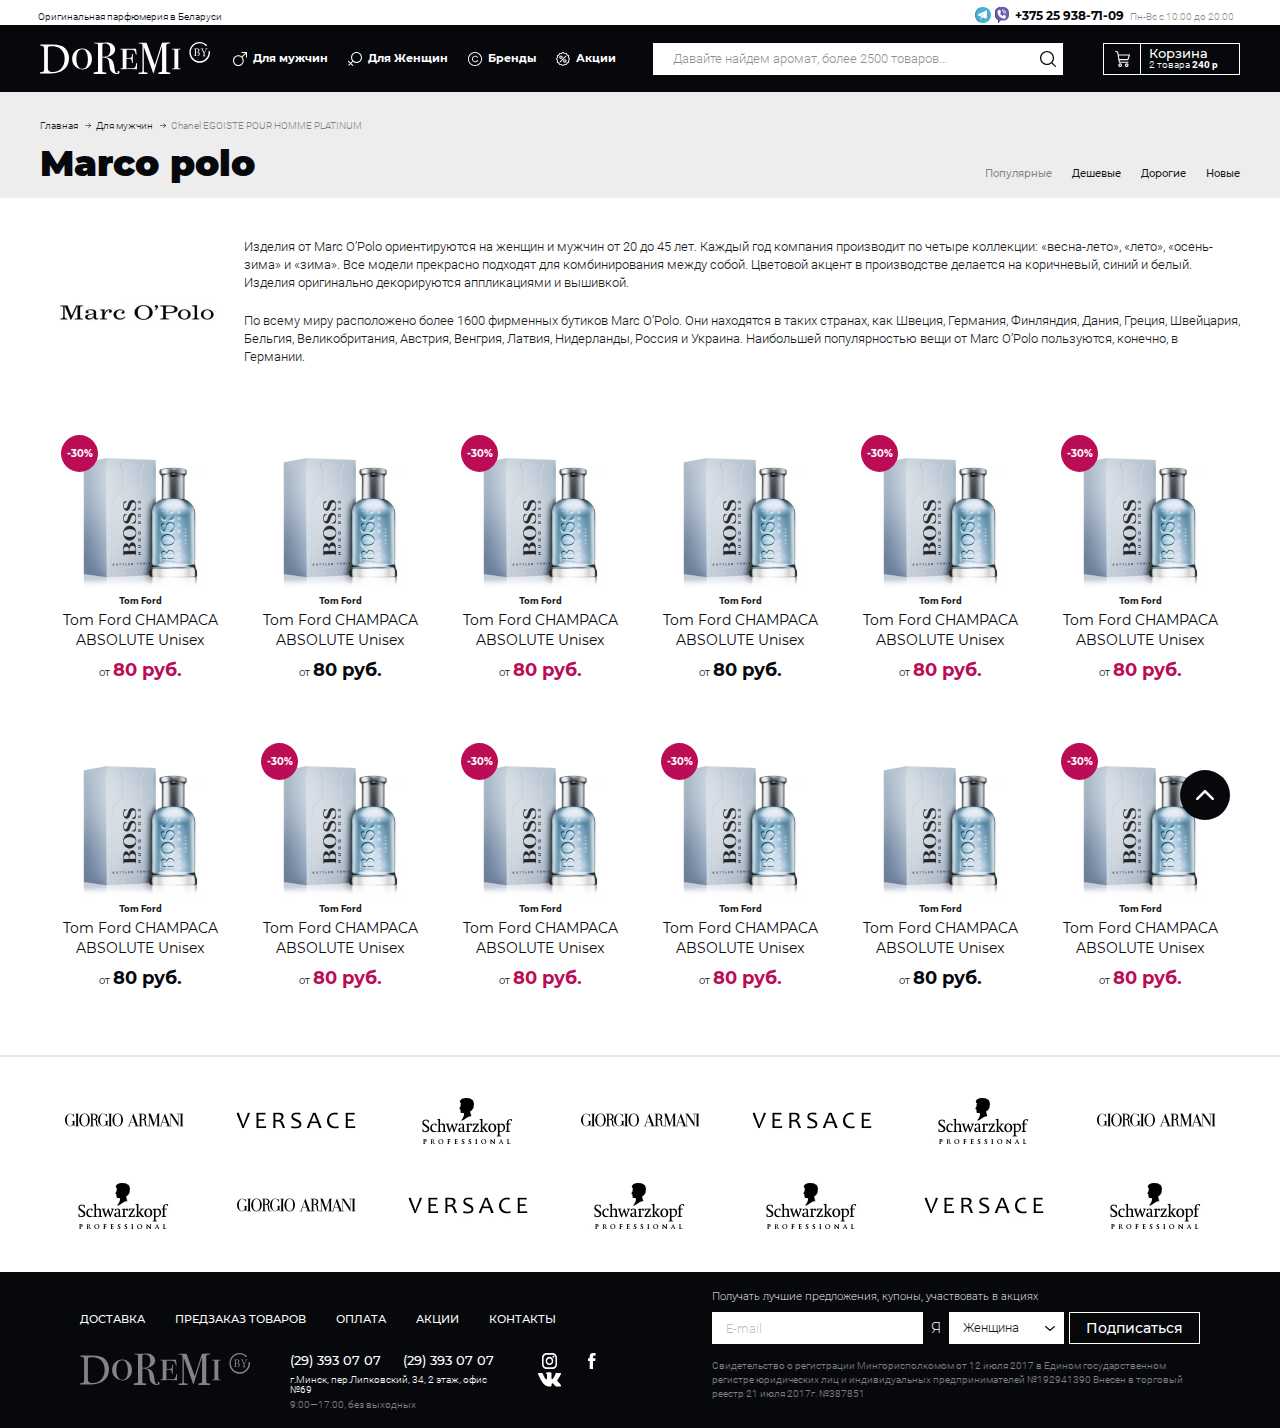
<file: brands.html>
<!DOCTYPE html>
<html lang="ru">

<head>
    <meta charset="UTF-8">
    <title>TITLE</title>

    <meta name="description" content="">
    <meta name="keywords" content="">
    <meta name="viewport" content="width=device-width, initial-scale=1">
    <meta http-equiv="X-UA-Compatible" content="ie=edge">
    <meta name="format-detection" content="telephone=no">
    <meta name="format-detection" content="address=no">

    <!-- CSS -->
    <link rel="stylesheet" href="assets/css/desktop.css">
    <link rel="stylesheet" href="assets/css/tablet.css">
    <link rel="stylesheet" href="assets/css/mobile.css">

    <!-- favicon -->

    <!--[if IE 9]>
    <script src="http://html5shiv.googlecode.com/svn/trunk/html5.js"></script><![endif]-->
</head>

<body>

<header class="header">
    <div class="header-top">
        <div class="header-top__side">
            Оригинальная парфюмерия в Беларуси
        </div>
        <div class="header-top__side">
            <svg class="header-top__phone-ico">
                <use xlink:href='#svg-telegram' href='#svg-telegram'/>
            </svg>
            <svg class="header-top__phone-ico">
                <use xlink:href='#svg-viber' href='#svg-viber'/>
            </svg>
            <a href="tel:+375259387109" class="header-top__phone">+375 25 938-71-09</a>
            <span class="header-top__schedule">Пн-Вс с 10:00 до 20:00</span>
        </div>
    </div>
    <div class="header-bottom">
        <div class="header-bottom-left">
            <div class="header-mobile-btn">
                <svg class="header-mobile-btn__ico">
                    <use xlink:href='#svg-mobile-nav' href='#svg-mobile-nav'/>
                </svg>
            </div>
            <a href="/" class="header-logo">
                <svg class="header-logo__svg">
                    <use xlink:href='#svg-logo' href='#svg-logo'/>
                </svg>
            </a>
            <div class="header-nav-wrap">
                <ul class="header-nav">
                    <li>
                        <a href="#">
                            <svg class="header-nav__img">
                                <use xlink:href='#svg-nav-male' href='#svg-nav-male'/>
                            </svg>
                            Для мужчин
                        </a>
                    </li>
                    <li>
                        <a href="#">
                            <svg class="header-nav__img">
                                <use xlink:href='#svg-nav-female' href='#svg-nav-female'/>
                            </svg>
                            Для Женщин
                        </a>
                    </li>
                    <li>
                        <a href="#">
                            <svg class="header-nav__img">
                                <use xlink:href='#svg-nav-brands' href='#svg-nav-brands'/>
                            </svg>
                            Бренды
                        </a>
                    </li>
                    <li>
                        <a href="#">
                            <svg class="header-nav__img">
                                <use xlink:href='#svg-nav-sales' href='#svg-nav-sales'/>
                            </svg>
                            Акции
                        </a>
                    </li>
                </ul>
                <ul class="header-nav-mobile">
                    <li><a href="#">ДОСТАВКА</a></li>
                    <li><a href="#">ПРЕДЗАКАЗ ТОВАРОВ</a></li>
                    <li><a href="#">ОПЛАТА</a></li>
                    <li><a href="#">КОНТАКТЫ</a></li>
                </ul>
            </div>
        </div>
        <div class="header-bottom-right">
            <form action="" method="post" name="" class="search">
                <input type="text" name="search" class="search__field"
                       placeholder="Давайте найдем аромат, более 2500 товаров…">
                <button type="reset" class="search__reset">
                    <svg class="search__reset-svg">
                        <use xlink:href='#svg-close' href='#svg-close'/>
                    </svg>
                </button>
                <button type="submit" value="" class="search__submit">
                    <svg class="search__submit-svg">
                        <use xlink:href='#svg-magnifier' href='#svg-magnifier'/>
                    </svg>
                </button>
            </form>
            <div class="header-bottom-search-btn">
                <svg class="search-btn__svg-magnifier">
                    <use xlink:href='#svg-magnifier' href='#svg-magnifier'/>
                </svg>
                <svg class="search-btn__svg-close">
                    <use xlink:href='#svg-close' href='#svg-close'/>
                </svg>
            </div>
            <a href="#" class="header-basket">
                <div class="header-basket__img">
                    <svg class="header-basket__svg">
                        <use xlink:href='#svg-header-basket' href='#svg-header-basket'/>
                    </svg>
                </div>
                <div class="header-basket__desktop">
                    Корзина
                    <span class="header-basket__desktop-subtitle">
                    <span class="header-basket__count">2</span> товара <b>240 р</b>
                </span>
                </div>
            </a>
        </div>

        <!-- миникарта будет отображаться только при наличии позиций .header-basket-minicard__item -->
        <div class="header-basket-minicard">
            <div class="header-basket-minicard-inner">
                <div class="header-basket-minicard-items">
                    <div class="header-basket-minicard__item">
                        <div class="header-basket-minicard__img">
                            <img src="assets/images/Temp/minicard-img.png" alt="">
                        </div>
                        <div class="header-basket-minicard__description">
                            <div class="header-basket-minicard__title">Etro PEGASO Unisex</div>
                            <div class="header-basket-minicard__info">50 ml <span>1 шт.</span></div>
                            <div class="header-basket-minicard__price">80 руб.</div>
                        </div>
                        <div class="header-basket-minicard__close"></div>
                    </div>
                    <div class="header-basket-minicard__item">
                        <div class="header-basket-minicard__img">
                            <img src="assets/images/Temp/minicard-img.png" alt="">
                        </div>
                        <div class="header-basket-minicard__description">
                            <div class="header-basket-minicard__title">Etro PEGASO Unisex</div>
                            <div class="header-basket-minicard__info">50 ml <span>1 шт.</span></div>
                            <div class="header-basket-minicard__price">80 руб.</div>
                        </div>
                        <div class="header-basket-minicard__close"></div>
                    </div>
                </div>
                <a href="#" class="btn header-basket-minicard__lnk theme_red">Оформить заказ</a>
            </div>
        </div>
    </div>
    <div class="search-result">
        <div class="search-result__corner"></div>
        <div class="search-result-titles container">
            <div class="search-result__title">Возможно вы ищете</div>

            <div class="search-result-titles-inner">
                <a href="#" class="search-result-titles__item btn">Tom Ford CHAMPACA ABSOLUTE Unisex</a>
                <a href="#" class="search-result-titles__item btn">Tom Ford CHAMPACA ABSOLUTE Unisex</a>
                <a href="#" class="search-result-titles__item btn">Tom Ford CHAMPACA ABSOLUTE Unisex</a>
                <a href="#" class="search-result-titles__item btn">Tom Ford CHAMPACA ABSOLUTE Unisex</a>
                <a href="#" class="search-result-titles__item btn">Tom Ford CHAMPACA ABSOLUTE Unisex</a>
            </div>
        </div>
        <div class="search-result-products container">
            <div class="search-result__title">Товары</div>

            <div class="products-slider-container js_product-slider">
                <a href="#" class="products-slider-item">
                    <div class="product-slider__img">
                        <div class="product-slider__label-sale">-30%</div>
                        <img src="assets/images/Temp/sliders/pr-sl-1.png" alt="">
                    </div>
                    <div class="product-slider__brand">Tom Ford</div>
                    <div class="product-slider__title-wrap">
                        <div class="product-slider__title">Tom Ford CHAMPACA <br> ABSOLUTE Unisex</div>
                    </div>
                    <div class="product-slider__price">от <span>80 руб.</span></div>
                </a>
                <a href="#" class="products-slider-item">
                    <div class="product-slider__img">
                        <div class="product-slider__label-sale">-30%</div>
                        <img src="assets/images/Temp/sliders/pr-sl-3.png" alt="">
                    </div>
                    <div class="product-slider__brand">Tom Ford</div>
                    <div class="product-slider__title-wrap">
                        <div class="product-slider__title">Tom Ford CHAMPACA <br> ABSOLUTE Unisex</div>
                    </div>
                    <div class="product-slider__price">от <span>80 руб.</span></div>
                </a>
                <a href="#" class="products-slider-item sale">
                    <div class="product-slider__img">
                        <div class="product-slider__label-sale">-30%</div>
                        <img src="assets/images/Temp/sliders/pr-sl-2.png" alt="">
                    </div>
                    <div class="product-slider__brand">Tom Ford</div>
                    <div class="product-slider__title-wrap">
                        <div class="product-slider__title">Tom Ford CHAMPACA <br> ABSOLUTE Unisex</div>
                    </div>
                    <div class="product-slider__price">от <span>80 руб.</span></div>
                </a>
                <a href="#" class="products-slider-item">
                    <div class="product-slider__img">
                        <div class="product-slider__label-sale">-30%</div>
                        <img src="assets/images/Temp/sliders/pr-sl-1.png" alt="">
                    </div>
                    <div class="product-slider__brand">Tom Ford</div>
                    <div class="product-slider__title-wrap">
                        <div class="product-slider__title">Tom Ford CHAMPACA <br> ABSOLUTE Unisex</div>
                    </div>
                    <div class="product-slider__price">от <span>80 руб.</span></div>
                </a>
                <a href="#" class="products-slider-item">
                    <div class="product-slider__img">
                        <div class="product-slider__label-sale">-30%</div>
                        <img src="assets/images/Temp/sliders/pr-sl-2.png" alt="">
                    </div>
                    <div class="product-slider__brand">Tom Ford</div>
                    <div class="product-slider__title-wrap">
                        <div class="product-slider__title">Tom Ford CHAMPACA <br> ABSOLUTE Unisex</div>
                    </div>
                    <div class="product-slider__price">от <span>80 руб.</span></div>
                </a>
                <a href="#" class="products-slider-item sale">
                    <div class="product-slider__img">
                        <div class="product-slider__label-sale">-30%</div>
                        <img src="assets/images/Temp/sliders/pr-sl-3.png" alt="">
                    </div>
                    <div class="product-slider__brand">Tom Ford</div>
                    <div class="product-slider__title-wrap">
                        <div class="product-slider__title">Tom Ford CHAMPACA <br> ABSOLUTE Unisex</div>
                    </div>
                    <div class="product-slider__price">от <span>80 руб.</span></div>
                </a>
            </div>
        </div>
        <div class="container search-result-btn-wrap">
            <a href="#" class="search-result__show-btn btn theme_black">смотреть все 123</a>
        </div>
    </div>
</header>

<main class="main">
    <div class="main-top bg-theme_gray">
        <div class="main-top-container container">
            <div class="main-top-inner">
                <ul class="breadcrumbs">
                    <li class="breadcrumbs__item">
                        <a class="breadcrumbs__link" href="#">Главная</a>
                    </li>
                    <li class="breadcrumbs__item">
                        <a class="breadcrumbs__link" href="#">Для мужчин</a>
                    </li>
                    <li class="breadcrumbs__item">
                        <span class="breadcrumbs__link active">Chanel EGOISTE POUR HOMME PLATINUM</span>
                    </li>
                </ul>
                
                <a href="#" class="back-btn">На главную</a>

                <h1>Marco polo</h1>
            </div>
            <ul class="main-top-filter">
                <li class="main-top-filter__item">
                    <a href="#" class="main-top-filter__link active">Популярные</a>
                </li>
                <li class="main-top-filter__item">
                    <a href="#" class="main-top-filter__link">Дешевые</a>
                </li>
                <li class="main-top-filter__item">
                    <a href="#" class="main-top-filter__link">Дорогие</a>
                </li>
                <li class="main-top-filter__item">
                    <a href="#" class="main-top-filter__link">Новые</a>
                </li>
            </ul>

            <div class="mobile-filter">
                <select name="mobile-fast-filter" title="" class="mobile-fast-filter js_custom-select">
                    <option value="Женщина">Популярные</option>
                    <option value="Мужчина">Дешевые</option>
                    <option value="Дорогие">Дорогие</option>
                    <option value="Новые">Новые</option>
                </select>
            </div>
        </div>
    </div>

    <section class="brands">
        <div class="brands-container container">
            <div class="brands-description clearfix">
                <img src="assets/images/Temp/brand-img.jpg" alt=""
                     style="float: left;margin-right: 10px;margin-bottom: 10px;">
                <p>
                    Изделия от Marc O’Polo ориентируются на женщин и мужчин от 20 до 45 лет. Каждый год компания
                    производит по четыре коллекции: «весна-лето», «лето», «осень-зима» и «зима». Все модели прекрасно
                    подходят для комбинирования между собой. Цветовой акцент в производстве делается на коричневый,
                    синий и белый. Изделия оригинально декорируются аппликациями и вышивкой.
                </p>
                <p>
                    По всему миру расположено более 1600 фирменных бутиков Marc O’Polo. Они находятся в таких странах,
                    как Швеция, Германия, Финляндия, Дания, Греция, Швейцария, Бельгия, Великобритания, Австрия,
                    Венгрия, Латвия, Нидерланды, Россия и Украина. Наибольшей популярностью вещи от Marc O’Polo
                    пользуются, конечно, в Германии.
                </p>
            </div>
            <div class="brand-products">
                <a href="#" class="product-item sale">
                    <div class="product-item__img">
                        <div class="product-item__label-sale">-30%</div>
                        <img src="assets/images/Temp/sliders/pr-sl-3.png" alt="">
                    </div>
                    <div class="product-item__brand">Tom Ford</div>
                    <div class="product-item__title-wrap">
                        <div class="product-item__title">Tom Ford CHAMPACA <br> ABSOLUTE Unisex
                        </div>
                    </div>
                    <div class="product-item__price">от <span>80 руб.</span></div>
                </a>
                <a href="#" class="product-item ">
                    <div class="product-item__img">
                        <div class="product-item__label-sale">-30%</div>
                        <img src="assets/images/Temp/sliders/pr-sl-3.png" alt="">
                    </div>
                    <div class="product-item__brand">Tom Ford</div>
                    <div class="product-item__title-wrap">
                        <div class="product-item__title">Tom Ford CHAMPACA <br> ABSOLUTE Unisex
                        </div>
                    </div>
                    <div class="product-item__price">от <span>80 руб.</span></div>
                </a>
                <a href="#" class="product-item sale">
                    <div class="product-item__img">
                        <div class="product-item__label-sale">-30%</div>
                        <img src="assets/images/Temp/sliders/pr-sl-3.png" alt="">
                    </div>
                    <div class="product-item__brand">Tom Ford</div>
                    <div class="product-item__title-wrap">
                        <div class="product-item__title">Tom Ford CHAMPACA <br> ABSOLUTE Unisex
                        </div>
                    </div>
                    <div class="product-item__price">от <span>80 руб.</span></div>
                </a>
                <a href="#" class="product-item ">
                    <div class="product-item__img">
                        <div class="product-item__label-sale">-30%</div>
                        <img src="assets/images/Temp/sliders/pr-sl-3.png" alt="">
                    </div>
                    <div class="product-item__brand">Tom Ford</div>
                    <div class="product-item__title-wrap">
                        <div class="product-item__title">Tom Ford CHAMPACA <br> ABSOLUTE Unisex
                        </div>
                    </div>
                    <div class="product-item__price">от <span>80 руб.</span></div>
                </a>
                <a href="#" class="product-item sale">
                    <div class="product-item__img">
                        <div class="product-item__label-sale">-30%</div>
                        <img src="assets/images/Temp/sliders/pr-sl-3.png" alt="">
                    </div>
                    <div class="product-item__brand">Tom Ford</div>
                    <div class="product-item__title-wrap">
                        <div class="product-item__title">Tom Ford CHAMPACA <br> ABSOLUTE Unisex
                        </div>
                    </div>
                    <div class="product-item__price">от <span>80 руб.</span></div>
                </a>
                <a href="#" class="product-item sale">
                    <div class="product-item__img">
                        <div class="product-item__label-sale">-30%</div>
                        <img src="assets/images/Temp/sliders/pr-sl-3.png" alt="">
                    </div>
                    <div class="product-item__brand">Tom Ford</div>
                    <div class="product-item__title-wrap">
                        <div class="product-item__title">Tom Ford CHAMPACA <br> ABSOLUTE Unisex
                        </div>
                    </div>
                    <div class="product-item__price">от <span>80 руб.</span></div>
                </a>
                <a href="#" class="product-item ">
                    <div class="product-item__img">
                        <div class="product-item__label-sale">-30%</div>
                        <img src="assets/images/Temp/sliders/pr-sl-3.png" alt="">
                    </div>
                    <div class="product-item__brand">Tom Ford</div>
                    <div class="product-item__title-wrap">
                        <div class="product-item__title">Tom Ford CHAMPACA <br> ABSOLUTE Unisex
                        </div>
                    </div>
                    <div class="product-item__price">от <span>80 руб.</span></div>
                </a>
                <a href="#" class="product-item sale">
                    <div class="product-item__img">
                        <div class="product-item__label-sale">-30%</div>
                        <img src="assets/images/Temp/sliders/pr-sl-3.png" alt="">
                    </div>
                    <div class="product-item__brand">Tom Ford</div>
                    <div class="product-item__title-wrap">
                        <div class="product-item__title">Tom Ford CHAMPACA <br> ABSOLUTE Unisex
                        </div>
                    </div>
                    <div class="product-item__price">от <span>80 руб.</span></div>
                </a>
                <a href="#" class="product-item sale">
                    <div class="product-item__img">
                        <div class="product-item__label-sale">-30%</div>
                        <img src="assets/images/Temp/sliders/pr-sl-3.png" alt="">
                    </div>
                    <div class="product-item__brand">Tom Ford</div>
                    <div class="product-item__title-wrap">
                        <div class="product-item__title">Tom Ford CHAMPACA <br> ABSOLUTE Unisex
                        </div>
                    </div>
                    <div class="product-item__price">от <span>80 руб.</span></div>
                </a>
                <a href="#" class="product-item sale">
                    <div class="product-item__img">
                        <div class="product-item__label-sale">-30%</div>
                        <img src="assets/images/Temp/sliders/pr-sl-3.png" alt="">
                    </div>
                    <div class="product-item__brand">Tom Ford</div>
                    <div class="product-item__title-wrap">
                        <div class="product-item__title">Tom Ford CHAMPACA <br> ABSOLUTE Unisex
                        </div>
                    </div>
                    <div class="product-item__price">от <span>80 руб.</span></div>
                </a>
                <a href="#" class="product-item ">
                    <div class="product-item__img">
                        <div class="product-item__label-sale">-30%</div>
                        <img src="assets/images/Temp/sliders/pr-sl-3.png" alt="">
                    </div>
                    <div class="product-item__brand">Tom Ford</div>
                    <div class="product-item__title-wrap">
                        <div class="product-item__title">Tom Ford CHAMPACA <br> ABSOLUTE Unisex
                        </div>
                    </div>
                    <div class="product-item__price">от <span>80 руб.</span></div>
                </a>
                <a href="#" class="product-item sale">
                    <div class="product-item__img">
                        <div class="product-item__label-sale">-30%</div>
                        <img src="assets/images/Temp/sliders/pr-sl-3.png" alt="">
                    </div>
                    <div class="product-item__brand">Tom Ford</div>
                    <div class="product-item__title-wrap">
                        <div class="product-item__title">Tom Ford CHAMPACA <br> ABSOLUTE Unisex
                        </div>
                    </div>
                    <div class="product-item__price">от <span>80 руб.</span></div>
                </a>
            </div>
        </div>
    </section>

    <section class="brands-slider">
        <div class="container brands-slider-container js_brands-slider">
            <a href="#" class="brands-slider-item">
                <img src="assets/images/Brands/armani.png" alt="">
            </a>
            <a href="#" class="brands-slider-item">
                <img src="assets/images/Brands/SCHWARZKOPF.png" alt="">
            </a>
            <a href="#" class="brands-slider-item">
                <img src="assets/images/Brands/VERSACE.png" alt="">
            </a>
            <a href="#" class="brands-slider-item">
                <img src="assets/images/Brands/armani.png" alt="">
            </a>
            <a href="#" class="brands-slider-item">
                <img src="assets/images/Brands/SCHWARZKOPF.png" alt="">
            </a>
            <a href="#" class="brands-slider-item">
                <img src="assets/images/Brands/VERSACE.png" alt="">
            </a>
            <a href="#" class="brands-slider-item">
                <img src="assets/images/Brands/armani.png" alt="">
            </a>
            <a href="#" class="brands-slider-item">
                <img src="assets/images/Brands/SCHWARZKOPF.png" alt="">
            </a>
            <a href="#" class="brands-slider-item">
                <img src="assets/images/Brands/VERSACE.png" alt="">
            </a>
            <a href="#" class="brands-slider-item">
                <img src="assets/images/Brands/SCHWARZKOPF.png" alt="">
            </a>
            <a href="#" class="brands-slider-item">
                <img src="assets/images/Brands/SCHWARZKOPF.png" alt="">
            </a>
            <a href="#" class="brands-slider-item">
                <img src="assets/images/Brands/VERSACE.png" alt="">
            </a>
            <a href="#" class="brands-slider-item">
                <img src="assets/images/Brands/armani.png" alt="">
            </a>
            <a href="#" class="brands-slider-item">
                <img src="assets/images/Brands/SCHWARZKOPF.png" alt="">
            </a>
        </div>
    </section>
</main>

<footer class="footer">
    <div class="footer-container container">
        <div class="footer-half-section">
            <ul class="footer-nav">
                <li><a href="#">ДОСТАВКА</a></li>
                <li><a href="#">ПРЕДЗАКАЗ ТОВАРОВ</a></li>
                <li><a href="#">ОПЛАТА</a></li>
                <li><a href="#">АКЦИИ</a></li>
                <li><a href="#">КОНТАКТЫ</a></li>
            </ul>
            <div class="footer-half__bottom">
                <a href="#" class="footer-logo">
                    <svg class="footer-logo__svg">
                        <use xlink:href='#svg-logo' href='#svg-logo'/>
                    </svg>
                </a>

                <address class="footer-address">
                    <div class="footer-address__phones">
                        <a href="tel:+375293930707">(29) 393 07 07</a>
                        <a href="tel:+375293930707">(29) 393 07 07</a>
                    </div>
                    <div class="footer-address__info">г.Минск, пер.Липковский, 34, 2 этаж, офис №69</div>
                    <div class="footer-address__shcedule">9:00—17:00, без выходных</div>
                </address>

                <div class="footer-social">
                    <a href="#" class="footer-social__insta">
                        <svg class="footer-social__svg">
                            <use xlink:href='#svg-insta' href='#svg-insta'/>
                        </svg>
                    </a>
                    <a href="#" class="footer-social__fb">
                        <svg class="footer-social__svg">
                            <use xlink:href='#svg-fb' href='#svg-fb'/>
                        </svg>
                    </a>
                    <a href="#" class="footer-social__vk">
                        <svg class="footer-social__svg">
                            <use xlink:href='#svg-vk' href='#svg-vk'/>
                        </svg>
                    </a>
                </div>
            </div>
        </div>
        <div class="footer-half-section">
            <div class="footer-subscribe-info">Получать лучшие предложения, купоны, участвовать в акциях</div>
            <form action="" method="post" name="footer-subscribe" class="footer-subscribe">
                <input type="email" name="" placeholder="E-mail" class="footer-subscribe__email">
                <span class="footer-subscribe__deliver">Я</span>
                <select name="subscribe_sex" title="" class="footer-subscribe__sex js_custom-select">
                    <option value="Женщина">Женщина</option>
                    <option value="Мужчина">Мужчина</option>
                </select>
                <input type="submit" value="Подписаться" class="footer-subscribe__submit">
            </form>
            <div class="footer-registration">
                Свидетельство о регистрации Мингорисполкомом от 12 июля 2017 в Едином государственном регистре
                юридических
                лиц и индивидуальных предпринимателей №192941390 Внесен в торговый реестр 21 июля 2017г. №387851
            </div>
        </div>
    </div>
</footer>

<div class="up-btn">
    <svg class="up-btn__svg">
        <use xlink:href='#svg-toup' href='#svg-toup'/>
    </svg>
</div>

<svg style="display: none;">
    <symbol id="svg-logo" viewBox="0 0 170 32">
        <path d="M0.368125 2.59833V3.86037C3.75487 4.15732 4.123 4.38003 4.123 8.16616V26.0575C4.123 29.8436 3.75487 30.1406 0 30.3633V31.5511H10.4547C15.903 31.5511 20.2469 30.4375 23.56 27.8392C26.9467 25.2409 29.0082 21.3063 29.0082 15.9611C29.0819 12.3977 27.7566 8.90854 25.327 6.38446C22.6029 3.78613 18.4062 2.59833 12.8107 2.59833H0.368125ZM7.87787 7.20107C7.87787 5.4936 8.02512 4.97394 8.46687 4.67698C8.90862 4.38003 10.0866 4.15732 11.9272 4.15732C14.8722 4.15732 17.4491 4.67699 19.437 6.01327C22.971 8.09193 24.6644 12.1008 24.6644 16.6293C24.6644 23.7561 20.8359 29.9921 12.5899 29.9921C9.35037 29.9921 7.87787 29.1755 7.87787 25.7605V7.20107ZM49.1815 9.57668C47.4145 7.57226 44.8376 6.45869 42.1871 6.53293C39.463 6.45869 36.8861 7.49802 34.9719 9.42821C33.0576 11.4326 32.1005 14.1052 32.1741 16.9262C32.1005 19.673 33.2049 22.4198 35.1191 24.35C36.9597 26.3544 39.6102 27.468 42.3343 27.3938C44.9112 27.468 47.4145 26.3544 49.1078 24.4243C50.9485 22.4198 51.9792 19.8215 51.9056 17.1489C52.0528 14.3279 51.0957 11.6553 49.1815 9.57668ZM42.408 26.7999C40.5673 26.7999 38.874 25.8348 37.9905 24.2015C36.9597 22.4941 36.3707 20.1185 36.3707 17.0747C36.2971 14.9218 36.6652 12.7689 37.4015 10.7645C38.3586 8.38888 39.9047 7.20107 42.1135 7.20107C43.586 7.12683 44.9848 7.86921 45.7947 9.13126C47.1936 11.1357 47.8562 13.8082 47.8562 17.2974C47.8562 23.6076 46.0156 26.7999 42.408 26.7999ZM78.4842 29.1012C78.0424 29.027 77.6007 29.324 77.5271 29.7694C77.5271 29.8436 77.5271 29.9179 77.5271 29.9921C77.5271 30.289 77.6007 30.5118 77.7479 30.8087L77.8216 30.8829C77.8216 31.0314 77.6007 31.1799 77.159 31.1799C75.7601 31.1799 74.9502 29.9921 74.6557 27.5422C74.2876 23.2365 73.4777 20.2669 72.2997 18.5595C71.1217 16.852 68.9866 15.8127 65.8943 15.293C65.5998 15.293 65.4526 15.2188 65.4526 15.1445C65.5998 15.0703 65.7471 14.996 65.8943 14.996C68.324 14.9218 70.68 14.1052 72.5942 12.6204C74.214 11.4326 75.0975 9.50245 75.0975 7.49802C75.1711 5.4936 74.2876 3.63766 72.6678 2.44985C71.0481 1.18781 68.913 0.593903 66.1888 0.593903C65.7471 0.593903 64.8636 0.66814 63.6856 0.742378C62.6548 0.816616 61.7713 0.816616 61.1823 0.816616L55.2923 0.66814C55.1451 0.66814 54.9978 0.593903 54.9242 0.593903C54.4825 0.593903 54.188 0.742378 54.188 1.03933C54.188 1.33628 54.5561 1.41052 55.2923 1.41052C56.6176 1.48476 57.3538 1.63323 57.6483 1.85595C57.8692 2.07866 58.0165 2.82104 58.0165 4.00884V28.5816C58.0165 29.6209 57.9428 29.3982 57.8692 29.5467C57.722 29.9179 55.0715 30.4375 53.6726 30.4375C53.6726 30.9572 53.6726 31.4026 53.6726 31.9223H66.1888C66.1888 31.9223 66.2625 30.4375 66.1888 30.4375C64.7163 30.3633 62.3603 30.6602 62.3603 29.6209V15.59C64.7163 15.6642 66.3361 16.1096 67.3668 16.852C68.3976 17.5944 68.9866 19.0049 69.2075 20.8608C69.502 23.9788 69.7965 25.9833 69.9437 26.7256C70.1646 27.6165 70.5327 28.4331 71.0481 29.1012C72.2261 30.9572 74.2876 32.0708 76.4227 31.9965C78.4842 31.9965 79.5149 31.4026 79.5149 30.1406C79.5886 29.6209 79.2205 29.1012 78.7051 29.027C78.6314 29.1012 78.5578 29.1012 78.4842 29.1012ZM68.4712 13.1401C67.2196 14.1794 65.1581 14.6991 62.3603 14.6991V3.3407C62.2867 2.82104 62.5076 2.30137 62.8757 1.93018C63.4647 1.63323 64.201 1.48476 64.8636 1.55899C68.5448 1.55899 70.3118 3.71189 70.3118 7.94345C70.3855 10.3191 69.7228 12.0265 68.4712 13.1401ZM96.5959 21.0836C96.3014 21.0836 96.1542 21.3063 96.0806 21.7517C95.8597 24.2758 95.1971 25.6863 94.0191 26.0575C93.2828 26.2802 90.7059 26.3544 86.4357 26.4287V16.7778H87.5401C89.4543 16.7778 90.5587 16.9262 91.0004 17.2232C91.4422 17.5201 91.6631 18.4852 91.8839 20.1185C91.9576 20.8608 92.1784 21.232 92.3993 21.232C92.6938 21.232 92.8411 21.0093 92.8411 20.4897C92.8411 20.3412 92.8411 20.1185 92.8411 19.8957C92.7674 19.1534 92.7674 17.8913 92.7674 15.9611C92.7674 15.59 92.7674 14.996 92.8411 14.2537C92.9147 13.5113 92.9147 12.9916 92.9147 12.6204C92.9147 12.0265 92.7674 11.7296 92.4729 11.7296C92.1784 11.7296 92.0312 12.175 91.9576 12.9916C91.8103 14.4021 91.5158 15.2188 91.0741 15.59C90.6323 15.8869 89.4543 16.0354 87.6137 16.0354H86.5829V7.72074H88.7917C90.3378 7.6465 91.8839 7.72074 93.3564 8.01769C94.5344 8.38888 95.2707 9.72516 95.7124 11.9523C95.8597 12.5462 96.0069 12.8432 96.3014 12.8432C96.5223 12.8432 96.5959 12.6204 96.5959 12.2492C96.5959 12.1008 96.5959 11.8781 96.5223 11.7296C96.3751 9.50245 96.2278 8.2404 96.1542 7.79498L96.0806 7.12683V6.82988H80.9138C80.5457 6.82988 80.4721 6.97836 80.4721 7.20107C80.4721 7.42379 80.4721 7.49802 80.8402 7.49802C81.3556 7.49802 81.8709 7.49802 82.3863 7.57226C82.6072 7.6465 82.6808 8.31464 82.6808 9.50245V24.7954C82.7544 25.3151 82.6808 25.8348 82.4599 26.2802C81.9446 26.5029 81.3556 26.5772 80.8402 26.5029C80.4721 26.5029 80.3248 26.6514 80.3248 26.8741C80.3248 27.0968 80.6193 27.2453 81.2819 27.2453L89.7488 27.0968L97.1113 27.2453C97.0377 26.9483 96.9641 26.6514 96.9641 26.3544V23.7561C96.9641 23.4592 96.9641 23.1622 97.0377 22.791C97.1113 22.4198 97.1113 22.2714 97.1113 22.1971C97.0377 21.529 96.8904 21.0836 96.5959 21.0836ZM126.267 28.3589V7.57226C126.267 4.3058 126.34 2.52409 126.488 2.37561C126.856 1.93018 127.371 1.70747 127.96 1.63323C128.549 1.55899 129.065 1.55899 129.654 1.55899C130.169 1.55899 130.39 1.41052 130.39 1.11357C130.39 0.965092 130.316 0.816616 130.169 0.742378C129.654 0.593903 129.065 0.593903 128.549 0.593903L122.07 0.66814C121.849 1.26204 121.555 1.93018 121.26 2.82104L116.548 17.5201C115.959 19.3761 115.37 21.3063 114.781 23.2365C111.689 14.6249 109.775 9.42821 109.112 7.6465C107.566 3.3407 106.683 1.03933 106.535 0.66814C105.799 0.66814 104.547 0.66814 102.854 0.66814H99.7618C98.8783 0.66814 98.4366 0.816616 98.4366 1.18781C98.4366 1.41052 98.6574 1.55899 99.1728 1.55899C99.9827 1.55899 100.866 1.70747 101.676 1.93018C102.044 2.07866 102.339 2.37561 102.412 2.7468C102.486 2.96951 102.486 4.3058 102.486 6.75565V28.1362C102.486 29.4724 102.265 29.9921 102.339 29.6951C102.339 30.3633 100.866 30.4375 98.5838 30.4375C98.8783 30.4375 98.6574 31.9223 98.5838 31.9223C98.5838 31.9223 106.02 31.9223 107.419 31.9223C107.492 31.4026 107.492 30.9572 107.419 30.4375C105.357 30.5118 103.958 30.1406 103.958 29.3982C103.885 29.324 103.811 27.3195 103.811 21.9002V7.42379C103.811 6.45869 103.811 5.64208 103.811 5.12241L105.578 9.87364C109.554 20.6381 111.91 27.3938 112.793 30.1406C113.014 30.8829 113.235 31.1799 113.456 31.1799C113.603 31.1799 113.898 30.5118 114.34 29.1012L116.401 22.0486C118.683 14.8476 120.377 9.42821 121.555 5.86479C121.923 4.82546 122.07 4.3058 122.07 4.3058V27.3938C122.07 29.2497 121.997 29.4724 121.849 29.6209C121.555 29.9179 120.671 30.5118 118.463 30.5118C118.389 31.0314 118.389 31.4769 118.463 31.9965H130.243C130.095 31.9965 130.463 30.5118 130.243 30.5118C125.899 30.0663 126.267 29.6951 126.267 28.3589ZM140.108 26.5029C139.593 26.5029 139.078 26.4287 138.562 26.2802C138.341 26.206 138.194 25.9833 138.268 25.6863V8.90854C138.194 8.46312 138.268 8.09193 138.415 7.72074C138.636 7.57226 138.93 7.49802 139.151 7.49802C140.182 7.49802 140.624 7.34955 140.624 7.20107C140.624 6.97836 140.403 6.82988 139.887 6.82988H132.599C132.23 6.82988 132.01 6.90412 132.01 7.12683C132.01 7.27531 132.157 7.42379 132.304 7.42379H132.378H133.703C133.997 7.42379 134.218 7.49802 134.366 7.79498C134.439 8.46312 134.513 9.13126 134.439 9.87364V24.35C134.439 25.0182 134.439 25.6121 134.366 26.2802C134.292 26.4287 133.85 26.5029 132.967 26.5772C132.304 26.5772 132.01 26.7256 132.01 26.9483C132.01 27.0968 132.23 27.1711 132.746 27.1711H140.182C140.476 27.1711 140.55 27.0968 140.55 26.8741C140.624 26.6514 140.403 26.5772 140.108 26.5029Z"/>
        <path d="M157.778 10.0221C158.662 9.87363 159.324 9.13125 159.398 8.2404C159.398 7.72073 159.177 7.20107 158.735 6.90412C158.22 6.60716 157.557 6.45869 156.968 6.53293H153.95V6.82988C154.907 6.90411 154.907 6.97835 154.907 7.94344V12.6947C154.907 13.6598 154.833 13.734 153.802 13.8082V14.1052H156.379C157.189 14.1794 157.999 13.9567 158.662 13.6598C159.324 13.3628 159.766 12.6204 159.766 11.8781C159.913 10.7645 158.956 10.2448 157.778 10.0221ZM155.938 9.94787V7.64649C155.864 7.42378 155.938 7.20107 156.085 7.05259C156.306 6.97835 156.527 6.90412 156.747 6.90412C157.557 6.82988 158.22 7.34954 158.294 8.16616C158.294 8.2404 158.294 8.31463 158.294 8.46311C158.294 9.4282 157.778 9.94787 156.453 9.94787H155.938ZM155.938 10.3191H156.453C157.925 10.3191 158.735 10.8387 158.735 12.1008C158.809 12.9916 158.073 13.8082 157.189 13.8825C157.116 13.8825 157.042 13.8825 156.895 13.8825C156.158 13.8825 155.938 13.6598 155.938 12.7689V10.3191ZM167.644 6.53293H165.067V6.82988C165.951 6.90411 166.024 7.05259 165.73 7.64649C165.435 8.38887 164.773 9.50244 164.331 10.3191C163.815 9.4282 163.226 8.46311 162.785 7.49802C162.564 7.12683 162.564 6.97835 163.374 6.82988V6.53293H160.576V6.82988C161.312 6.90411 161.386 7.05259 161.901 7.86921C162.564 8.98278 163.006 9.72515 163.374 10.4675C163.521 10.6902 163.595 10.913 163.595 11.1357V12.6947C163.595 13.734 163.521 13.8082 162.417 13.8825V14.1794H165.73V13.8825C164.625 13.8082 164.552 13.734 164.552 12.6947V11.1357C164.552 10.8387 164.625 10.616 164.773 10.3933C165.362 9.35396 165.73 8.68582 166.245 7.79497C166.466 7.20107 167.055 6.82988 167.644 6.82988V6.53293Z"/>
        <path d="M169.926 9.05702L168.527 9.35397C168.527 9.65092 168.601 10.0221 168.601 10.3191C168.601 15.293 164.625 19.3018 159.693 19.3018C154.76 19.3018 150.784 15.293 150.784 10.3191C150.784 5.34513 154.76 1.33628 159.693 1.33628C162.196 1.33628 164.552 2.44985 166.098 4.15732L167.276 3.3407C165.435 1.33628 162.711 0 159.693 0C154.023 0 149.385 4.67699 149.385 10.3933C149.385 16.1096 154.023 20.7866 159.693 20.7866C165.362 20.7866 170 16.1096 170 10.3933C170 9.94787 170 9.50245 169.926 9.05702Z"/>
    </symbol>
    <symbol id="svg-nav-male" viewBox="0 0 14 14">
        <path d="M13.4815 0H8.8321C8.53826 0 8.31359 0.224697 8.31359 0.518504C8.31359 0.81231 8.53829 1.03701 8.8321 1.03701H12.237L8.76299 4.51111C7.82966 3.75061 6.65434 3.28395 5.35806 3.28395C2.40246 3.28395 0 5.68644 0 8.64197C0 11.5975 2.40246 14 5.35803 14C8.31359 14 10.7161 11.5975 10.7161 8.64197C10.7161 7.34566 10.2494 6.17037 9.48889 5.23704L12.963 1.76297V5.1679C12.963 5.46174 13.1877 5.6864 13.4815 5.6864C13.7753 5.6864 14 5.46171 14 5.1679V0.518504C14 0.224697 13.7753 0 13.4815 0ZM5.35803 12.963C2.97284 12.963 1.03704 11.0272 1.03704 8.64201C1.03704 6.25682 2.97284 4.32102 5.35803 4.32102C7.74322 4.32102 9.67901 6.25682 9.67901 8.64201C9.67901 11.0272 7.74322 12.963 5.35803 12.963Z"/>
    </symbol>
    <symbol id="svg-nav-female" viewBox="0 0 14 14">
        <path d="M8.5135 0C5.48819 0 3.02701 2.46118 3.02701 5.4865C3.02701 8.51164 5.48819 10.973 8.5135 10.973C11.5388 10.973 14 8.51162 14 5.4865C14 2.46118 11.5388 0 8.5135 0ZM8.5135 9.94104C6.05732 9.94104 4.05896 7.94287 4.05896 5.4865C4.05896 3.03032 6.05732 1.03195 8.5135 1.03195C10.9697 1.03195 12.968 3.03029 12.968 5.4865C12.968 7.94284 10.9697 9.94104 8.5135 9.94104Z"/>
        <path d="M5.3697 8.63028C5.16829 8.4287 4.84153 8.4287 4.64011 8.63028L0.426361 12.844C0.224782 13.0454 0.224782 13.3722 0.426361 13.5736C0.526986 13.6744 0.659056 13.7248 0.791154 13.7248C0.923251 13.7248 1.05532 13.6744 1.15595 13.5736L5.3697 9.35986C5.57128 9.15848 5.57128 8.83169 5.3697 8.63028Z"/>
        <path d="M5.09452 13.1192L0.880769 8.90549C0.679383 8.70391 0.352598 8.70391 0.151184 8.90549C-0.0503945 9.1069 -0.0503945 9.43366 0.151184 9.63507L4.36494 13.8488C4.46556 13.9496 4.59763 14 4.72973 14C4.86183 14 4.9939 13.9496 5.09452 13.8488C5.2961 13.6474 5.2961 13.3207 5.09452 13.1192Z"/>
    </symbol>
    <symbol id="svg-nav-brands" viewBox="0 0 14 14">
        <path d="M7 0C3.14015 0 0 3.14015 0 7C0 10.8598 3.14015 14 7 14C10.8598 14 14 10.8598 14 7C14 3.14015 10.8598 0 7 0ZM7 13.0894C3.64235 13.0894 0.910688 10.3577 0.910688 7C0.910688 3.64229 3.64235 0.910688 7 0.910688C10.3577 0.910688 13.0893 3.64235 13.0893 7C13.0893 10.3577 10.3577 13.0894 7 13.0894Z"/>
        <path d="M9.85556 8.14067C9.64368 8.00523 9.36212 8.06711 9.22658 8.27889C8.78672 8.96661 8.03748 9.37718 7.22236 9.37718C5.91158 9.37718 4.84521 8.31077 4.84521 6.99998C4.84521 5.6892 5.91158 4.62278 7.22236 4.62278C8.01329 4.62278 8.75029 5.01473 9.1939 5.67124C9.33465 5.87953 9.61762 5.93438 9.82612 5.79357C10.0345 5.65282 10.0893 5.36975 9.94845 5.16136C9.33536 4.25385 8.3162 3.7121 7.22236 3.7121C5.40943 3.7121 3.93452 5.18701 3.93452 6.99998C3.93452 8.81296 5.40943 10.2879 7.22236 10.2879C8.34964 10.2879 9.3857 9.72031 9.99378 8.7696C10.1293 8.55776 10.0674 8.27621 9.85556 8.14067Z"/>
    </symbol>
    <symbol id="svg-nav-sales" viewBox="0 0 14 14">
        <path d="M13.9194 6.73113L13.0314 5.38438L13.1202 3.77098C13.1307 3.57741 13.0257 3.39574 12.8527 3.30833L11.4172 2.58309L10.6918 1.14729C10.6042 0.974065 10.4226 0.870378 10.229 0.879812L8.61558 0.968706L7.269 0.0806976C7.1059 -0.0268992 6.89442 -0.0268992 6.73132 0.0806976L5.38457 0.968706L3.77117 0.879812C3.57484 0.869722 3.39577 0.974065 3.30835 1.14729L2.58312 2.58309L1.14731 3.30833C0.974255 3.39574 0.869256 3.57741 0.879838 3.77114L0.968732 5.38455L0.0806975 6.7313C-0.0268992 6.8944 -0.0268992 7.10588 0.0806975 7.26898L0.968705 8.61557L0.879811 10.229C0.869229 10.4227 0.974228 10.6044 1.14728 10.6918L2.58309 11.4172L3.30832 12.8527C3.39574 13.026 3.57839 13.1302 3.77097 13.1201L5.38438 13.0314L6.73113 13.9194C6.81269 13.9731 6.90629 14 6.99989 14C7.09348 14 7.18708 13.9731 7.26897 13.9193L8.61556 13.0312L10.229 13.12C10.4225 13.1304 10.6042 13.0259 10.6918 12.8525L11.4172 11.417L12.8526 10.6916C13.0258 10.6042 13.1307 10.4224 13.1201 10.2288L13.0314 8.6154L13.9194 7.26882C14.0269 7.10571 14.0269 6.89427 13.9194 6.73113ZM12.1268 8.21269C12.0693 8.30011 12.0411 8.40363 12.047 8.50833L12.127 9.96399L10.8331 10.6177C10.74 10.6648 10.6645 10.7403 10.6174 10.8334L9.96367 12.1273L8.50802 12.0473C8.40252 12.0424 8.2998 12.0695 8.21238 12.1271L6.99991 12.9266L5.78728 12.1271C5.70736 12.0745 5.61393 12.0465 5.51852 12.0465C5.50958 12.0465 5.50061 12.0469 5.49167 12.0472L4.03602 12.1271L3.38226 10.8333C3.3352 10.7402 3.25968 10.6646 3.16657 10.6176L1.87257 9.96382L1.95266 8.50816C1.95835 8.40366 1.93035 8.29994 1.87274 8.21252L1.07324 7.00006L1.87287 5.78743C1.93051 5.70001 1.95851 5.59649 1.9528 5.49179L1.87271 4.03629L3.16671 3.38254C3.25982 3.33548 3.33537 3.25996 3.3824 3.16685L4.03615 1.87285L5.49165 1.95294C5.59697 1.95928 5.69987 1.93079 5.78728 1.87301L6.99991 1.07354L8.21254 1.87285C8.29979 1.93046 8.40365 1.95849 8.50818 1.95277L9.96384 1.87268L10.6176 3.16669C10.6647 3.25979 10.7402 3.33534 10.8333 3.38237L12.1271 4.03613L12.0472 5.49179C12.0413 5.5963 12.0693 5.70001 12.127 5.78743L12.9264 7.00006L12.1268 8.21269Z"/>
        <path d="M4.96504 3.41873C4.02265 3.41873 3.25574 4.18547 3.25574 5.12803C3.25574 6.07059 4.02265 6.83733 4.96504 6.83733C5.9076 6.83733 6.67434 6.07042 6.67434 5.12803C6.67434 4.18564 5.90743 3.41873 4.96504 3.41873ZM4.96504 5.86056C4.56115 5.86056 4.23248 5.53189 4.23248 5.128C4.23248 4.72411 4.56115 4.39544 4.96504 4.39544C5.3691 4.39544 5.6976 4.72411 5.6976 5.128C5.6976 5.53189 5.3689 5.86056 4.96504 5.86056Z"/>
        <path d="M8.87198 7.32562C7.92942 7.32562 7.16268 8.09236 7.16268 9.03492C7.16268 9.97748 7.92942 10.7442 8.87198 10.7442C9.81454 10.7442 10.5813 9.97748 10.5813 9.03492C10.5813 8.09236 9.81451 7.32562 8.87198 7.32562ZM8.87198 9.76748C8.46809 9.76748 8.13942 9.43881 8.13942 9.03492C8.13942 8.63103 8.46809 8.30236 8.87198 8.30236C9.27603 8.30236 9.60454 8.63103 9.60454 9.03492C9.60451 9.43881 9.27584 9.76748 8.87198 9.76748Z"/>
        <path d="M10.1289 3.8711C9.93811 3.6803 9.62913 3.6803 9.43833 3.8711L3.87092 9.43851C3.68014 9.62913 3.68014 9.93844 3.87092 10.1291C3.96616 10.2245 4.09117 10.2722 4.21618 10.2722C4.3412 10.2722 4.46624 10.2245 4.56145 10.1291L10.1288 4.56169C10.3197 4.37105 10.3197 4.06174 10.1289 3.8711Z"/>
    </symbol>
    <symbol id="svg-header-basket" viewBox="0 0 15 16">
        <path d="M5.14816 12.345C4.14742 12.345 3.33337 13.1648 3.33337 14.1725C3.33337 15.1803 4.14745 16 5.14816 16C6.1489 16 6.96295 15.18 6.96295 14.1725C6.96295 13.165 6.1489 12.345 5.14816 12.345ZM5.14816 14.8813C4.76019 14.8813 4.44447 14.5636 4.44447 14.1727C4.44447 13.7818 4.76019 13.4641 5.14816 13.4641C5.53632 13.4641 5.85186 13.7818 5.85186 14.1727C5.85186 14.5636 5.53632 14.8813 5.14816 14.8813Z"/>
        <path d="M11.7408 12.345C10.7399 12.345 9.92587 13.1648 9.92587 14.1725C9.92587 15.1803 10.74 16 11.7408 16C12.7414 16 13.5556 15.1802 13.5556 14.1725C13.5556 13.1648 12.7414 12.345 11.7408 12.345ZM11.7408 14.8811C11.3527 14.8811 11.037 14.5632 11.037 14.1725C11.037 13.7818 11.3527 13.4641 11.7408 13.4641C12.1288 13.4641 12.4445 13.7816 12.4445 14.1725C12.4445 14.5634 12.129 14.8811 11.7408 14.8811Z"/>
        <path d="M4.35185 11.7857H12.9999C13.3069 11.7857 13.5555 11.5353 13.5555 11.2263C13.5555 10.9173 13.3068 10.6669 12.9999 10.6669H4.82426L3.23371 0.842501C3.19557 0.607156 3.01372 0.422187 2.78057 0.381343L0.650956 0.0083739C0.347798 -0.044595 0.0609636 0.159249 0.00836321 0.463562C-0.0444233 0.768094 0.158189 1.05769 0.460385 1.11066L2.20054 1.41538L3.80347 11.3162C3.84741 11.5871 4.07944 11.7857 4.35185 11.7857Z"/>
        <path d="M14.8932 3.62404C14.7886 3.47951 14.6219 3.3941 14.4443 3.3941H3.14813V4.51298H13.6823L12.5395 8.0934H3.94443V9.21227H12.9445C13.1856 9.21227 13.3995 9.05524 13.4734 8.82402L14.9734 4.1247C15.0277 3.95448 14.9978 3.76839 14.8932 3.62404Z"/>
    </symbol>
    <symbol id="svg-right-arrow" viewBox="0 0 14 12">
        <path d="M13.3246 5.44448H0.563016C0.252058 5.44448 0 5.69336 0 6.00004C0 6.30671 0.252031 6.55559 0.563016 6.55559H13.3246C13.6355 6.55559 13.8876 6.3069 13.8876 6.00004C13.8876 5.69317 13.6356 5.44448 13.3246 5.44448Z"/>
        <path d="M13.835 5.60707L8.31772 0.16264C8.09777 -0.0542134 7.74158 -0.0542134 7.52163 0.16264C7.30167 0.379682 7.30167 0.731526 7.52163 0.94838L12.6409 6.00001L7.52163 11.0517C7.30167 11.2685 7.30167 11.6204 7.52163 11.8372C7.6316 11.9457 7.77554 12 7.91967 12C8.06381 12 8.20775 11.9457 8.31772 11.8372L13.835 6.39281C14.055 6.17577 14.055 5.8239 13.835 5.60707Z"/>
    </symbol>
    <symbol id="svg-magnifier" viewBox="0 0 16 16">
        <path d="M7.04606 0C3.16097 0 0 3.16097 0 7.04606C0 10.9314 3.16097 14.0921 7.04606 14.0921C10.9314 14.0921 14.0921 10.9314 14.0921 7.04606C14.0921 3.16097 10.9314 0 7.04606 0ZM7.04606 12.7913C3.87815 12.7913 1.30081 10.214 1.30081 7.04609C1.30081 3.87819 3.87815 1.30081 7.04606 1.30081C10.214 1.30081 12.7913 3.87816 12.7913 7.04606C12.7913 10.214 10.214 12.7913 7.04606 12.7913Z"/>
        <path d="M15.8094 14.8898L12.0804 11.1608C11.8263 10.9067 11.4148 10.9067 11.1608 11.1608C10.9067 11.4146 10.9067 11.8266 11.1608 12.0804L14.8898 15.8094C15.0168 15.9365 15.1831 16 15.3496 16C15.5159 16 15.6824 15.9365 15.8094 15.8094C16.0635 15.5556 16.0635 15.1436 15.8094 14.8898Z"/>
    </symbol>
    <symbol id="svg-close" viewBox="0 0 17 18">
        <path d="M1 17L15.9999 0.999999"/>
        <path d="M16 17L1.00012 0.999999"/>
    </symbol>
    <symbol id="svg-telegram" viewBox="0 0 16 16">
        <path d="M8 16C12.4183 16 16 12.4183 16 8C16 3.58172 12.4183 0 8 0C3.58172 0 0 3.58172 0 8C0 12.4183 3.58172 16 8 16Z"
              fill="#47B0D3"/>
        <path d="M1.06666 8C1.06666 3.761 4.36378 0.292625 8.53331 0.0180937C8.357 0.0065 8.17928 0 8 0C3.58172 0 0 3.58172 0 8C0 12.4183 3.58172 16 8 16C8.17928 16 8.357 15.9935 8.53334 15.9819C4.36381 15.7074 1.06666 12.239 1.06666 8Z"
              fill="#3298BA"/>
        <path d="M11.8832 3.40794C11.8055 3.35513 11.7059 3.34713 11.6208 3.38672L3.02429 7.38854C2.87326 7.45888 2.77782 7.61266 2.7816 7.77919C2.78526 7.94251 2.8841 8.08919 3.03363 8.15466L10.959 11.6064C11.2237 11.7267 11.5353 11.5374 11.5523 11.2485L11.9996 3.64413C12.005 3.55044 11.9609 3.46069 11.8832 3.40794Z"
              fill="#E5E5E5"/>
        <path d="M5.36346 9.16939L5.89912 12.75L11.849 3.38849L5.36346 9.16939Z" fill="#CCCCCC"/>
        <path d="M11.6208 3.38673L3.0243 7.38854C2.87627 7.45744 2.77974 7.61107 2.78152 7.77432C2.78333 7.93785 2.88389 8.08913 3.03361 8.15466L5.36352 9.16938L11.849 3.38851C11.7776 3.35407 11.6939 3.35273 11.6208 3.38673Z"
              fill="white"/>
        <path d="M6.60683 9.71089L5.89914 12.75L11.849 3.38849L6.60683 9.71089Z" fill="#E5E5E5"/>
        <path d="M11.8832 3.40793C11.8722 3.40046 11.8607 3.39411 11.849 3.38849L6.60681 9.71089L10.959 11.6064C11.2236 11.7267 11.5352 11.5374 11.5522 11.2485L11.9995 3.64411C12.005 3.55043 11.9609 3.46068 11.8832 3.40793Z"
              fill="white"/>
    </symbol>
    <symbol id="svg-viber" viewBox="0 0 16 16">
        <path d="M8.55557 0H5.44446C2.44234 0 0 2.51243 0 5.60071V8.00102C0 10.1692 1.21555 12.1368 3.11111 13.0623V15.7353C3.11111 15.9674 3.39336 16.0888 3.55369 15.9239L5.81106 13.6017H8.55554C11.5576 13.6017 14 11.0893 14 8.00102V5.60071C14 2.51243 11.5576 0 8.55557 0Z"
              fill="#665CAC"/>
        <path d="M3.88889 13.0623C1.99332 12.1367 0.777771 10.1691 0.777771 8.00099V5.60068C0.777771 2.51243 3.22014 0 6.22223 0H5.44446C2.44234 0 0 2.51243 0 5.60071V8.00102C0 10.1692 1.21555 12.1368 3.11111 13.0623V15.7353C3.11111 15.9674 3.39336 16.0888 3.55369 15.9239L3.88889 15.5791V13.0623Z"
              fill="#523494"/>
        <path d="M10.9142 9.94064L10.6811 8.6417C10.6618 8.53439 10.581 8.44999 10.477 8.42858L8.64378 8.05142C8.55863 8.03399 8.4709 8.06133 8.40957 8.12436L7.66479 8.89055C6.40993 8.31214 5.71348 7.59414 5.10069 6.24786L5.84307 5.48421C5.90435 5.42115 5.93096 5.33071 5.91398 5.24327L5.54734 3.3574C5.52653 3.25043 5.44448 3.16724 5.34016 3.14743L4.07747 2.90768C4.0429 2.90115 4.00729 2.90184 3.97296 2.90987C3.63956 2.98777 3.33536 3.16059 3.09321 3.40974C2.67394 3.84105 2.51369 4.47043 2.62986 5.22983C2.82485 6.50502 3.43217 8.27964 4.55267 9.43692L4.56798 9.45255C5.69209 10.6044 7.41724 11.2292 8.65691 11.4298C8.81308 11.4551 8.96348 11.4677 9.10772 11.4677C9.64526 11.4677 10.0956 11.2932 10.4263 10.9531C10.6684 10.704 10.8365 10.3911 10.9122 10.0482C10.9199 10.0128 10.9206 9.97626 10.9142 9.94064Z"
              fill="white"/>
        <path d="M5.58957 5.74495L5.84304 5.48417L5.84332 5.48389L5.58954 5.74492L5.58957 5.74495Z" fill="#E5E5E5"/>
        <path d="M8.40959 8.12408L8.15363 8.38739L8.15367 8.38743L8.40963 8.12413L8.40959 8.12408Z" fill="#E5E5E5"/>
        <path d="M9.5965 10.9647C9.45227 10.9647 9.30186 10.9522 9.14569 10.9269C7.90605 10.7262 6.18091 10.1014 5.05676 8.94959L5.04145 8.93397C3.92096 7.77669 3.31364 6.00206 3.11864 4.72688C3.0248 4.11335 3.11156 3.58476 3.36944 3.17685C3.27068 3.24463 3.178 3.32238 3.09309 3.40972C2.67381 3.84104 2.51357 4.47041 2.62973 5.22982C2.82473 6.505 3.43205 8.27962 4.55255 9.4369L4.56786 9.45253C5.69197 10.6044 7.41711 11.2292 8.65678 11.4298C8.81296 11.4551 8.96336 11.4677 9.1076 11.4677C9.64514 11.4677 10.0955 11.2932 10.4262 10.9531C10.511 10.8658 10.5866 10.7705 10.6525 10.6689C10.3598 10.8647 10.0031 10.9647 9.5965 10.9647Z"
              fill="#E5E5E5"/>
        <path d="M7.51852 4.53391C7.37535 4.53391 7.25928 4.65331 7.25928 4.80059C7.25928 4.94787 7.37535 5.06728 7.51852 5.06728C8.09036 5.06728 8.55557 5.54584 8.55557 6.13409C8.55557 6.2794 8.67356 6.40078 8.81482 6.40078C8.95608 6.40078 9.07407 6.2794 9.07407 6.13409C9.0741 5.25172 8.37628 4.53391 7.51852 4.53391Z"
              fill="white"/>
        <path d="M7.51853 3.4671C7.42263 3.4671 7.32584 3.47257 7.23082 3.48335C7.0885 3.49951 6.98585 3.63129 7.00156 3.77773C7.01726 3.92416 7.14564 4.02948 7.28772 4.01357C7.36391 4.00491 7.44155 4.00051 7.51853 4.00051C8.66218 4.00051 9.5926 4.95763 9.5926 6.1341C9.5926 6.21332 9.58831 6.29319 9.5799 6.37157C9.56441 6.51597 9.66873 6.65004 9.80916 6.66594C9.94957 6.68185 10.0798 6.57457 10.0953 6.4301C10.1058 6.33235 10.1111 6.23279 10.1111 6.1341C10.1111 4.66354 8.9481 3.4671 7.51853 3.4671Z"
              fill="white"/>
        <path d="M7.51898 2.4003C7.42632 2.4003 7.33248 2.40392 7.24014 2.41114C7.09736 2.42227 6.99037 2.55039 7.00118 2.69724C7.01196 2.84411 7.13694 2.95417 7.27929 2.94305C7.35867 2.93683 7.43932 2.9337 7.51898 2.9337C9.23446 2.9337 10.6301 4.36939 10.6301 6.13411C10.6301 6.38379 10.6021 6.63236 10.5469 6.87286C10.5152 7.01067 10.5977 7.15392 10.7305 7.19136C10.8703 7.23073 11.0182 7.14057 11.0515 6.99554C11.1159 6.71489 11.1486 6.42508 11.1486 6.13411C11.1486 4.07527 9.52038 2.4003 7.51898 2.4003Z"
              fill="white"/>
    </symbol>
    <symbol id="svg-insta" viewBox="0 0 16 16">
        <path d="M10.4653 0H4.50405C2.03124 0 0 2.16471 0 4.8V11.2471C0 13.8353 2.03124 16 4.50405 16H10.5536C12.9823 16 15.0135 13.8353 15.0135 11.2V4.8C14.9694 2.16471 12.9381 0 10.4653 0ZM13.468 11.2C13.468 12.9412 12.1874 14.3059 10.5536 14.3059H4.50405C2.87023 14.3059 1.58967 12.9412 1.58967 11.2V4.8C1.58967 3.05882 2.87023 1.69412 4.50405 1.69412H10.5536C12.1874 1.69412 13.468 3.05882 13.468 4.8V11.2Z"/>
        <path d="M7.4626 3.85889C5.29889 3.85889 3.62091 5.74124 3.62091 7.953C3.62091 10.1648 5.38721 12.0471 7.4626 12.0471C9.538 12.0471 11.3043 10.1648 11.3043 7.953C11.3043 5.74124 9.62632 3.85889 7.4626 3.85889ZM7.4626 10.5412C6.18204 10.5412 5.12226 9.41183 5.12226 8.04712C5.12226 6.68242 6.18204 5.553 7.4626 5.553C8.74317 5.553 9.80295 6.68242 9.80295 8.04712C9.80295 9.36477 8.78733 10.5412 7.4626 10.5412Z"/>
        <path d="M11.3926 4.84708C11.9047 4.84708 12.3199 4.40463 12.3199 3.85884C12.3199 3.31305 11.9047 2.87061 11.3926 2.87061C10.8805 2.87061 10.4653 3.31305 10.4653 3.85884C10.4653 4.40463 10.8805 4.84708 11.3926 4.84708Z"/>
    </symbol>
    <symbol id="svg-fb" viewBox="0 0 8 16">
        <path d="M5.0045 16H1.68333V8H0V5.22353H1.68333V3.57647C1.68333 1.31765 2.63874 0 5.27748 0H7.50676V2.77647H6.0964C5.05 2.77647 5.0045 3.15294 5.0045 3.85882V5.22353H7.50676L7.23378 8H5.0045V16Z"/>
    </symbol>
    <symbol id="svg-vk" viewBox="0 0 22 14">
        <path d="M19.4579 5.40028C17.3435 8.48381 17.0947 8.14864 18.836 9.95854C20.5151 11.6344 20.8882 12.5058 20.9504 12.5728C20.9504 12.5728 21.6344 13.9135 20.1419 13.9135L17.3435 13.9805C16.7216 14.1146 15.9132 13.5113 15.9132 13.5113C14.856 12.7069 13.861 10.6959 13.1147 10.964C13.1147 10.964 12.3063 11.2322 12.3685 13.0421C12.3685 13.4443 12.1819 13.6454 12.1819 13.6454C12.1819 13.6454 11.9953 13.8465 11.6222 13.9135H10.3784C7.58 14.1146 5.15468 11.3662 5.15468 11.3662C5.15468 11.3662 2.41841 8.34974 0.055278 2.38379C-0.0690975 1.98159 0.055278 1.78049 0.055278 1.78049C0.055278 1.78049 0.241841 1.57939 0.677156 1.57939H3.66217C3.97311 1.64642 4.15967 1.78049 4.15967 1.78049C4.15967 1.78049 4.34623 1.91456 4.47061 2.11565C4.96811 3.45632 5.58999 4.66292 5.58999 4.66292C6.70937 7.07611 7.45562 7.54534 7.89094 7.27721C7.89094 7.27721 8.45063 6.94204 8.32625 3.92555C8.26406 2.85302 8.01531 2.38379 8.01531 2.38379C7.76656 2.04862 7.26906 1.91456 7.0825 1.84752C6.89593 1.84752 7.20687 1.37829 7.58 1.17719C8.13969 0.909058 9.0725 0.909058 10.1919 0.909058C11.0625 0.909058 11.3113 0.976091 11.6844 1.04312C12.7416 1.31126 12.3685 2.38379 12.3685 4.86402C12.3685 5.66841 12.2441 6.80798 12.7416 7.14314C12.9903 7.27721 13.55 7.14314 14.9803 4.59588C14.9803 4.59588 15.6644 3.38929 16.1619 1.91456C16.2241 1.64642 16.4107 1.57939 16.4107 1.57939C16.4107 1.57939 16.5972 1.44532 16.846 1.51236H20.0175C20.9504 1.44532 21.1369 1.91456 21.1369 1.91456C21.2613 2.38379 20.7638 3.52335 19.4579 5.40028Z"/>
    </symbol>
    <symbol id="svg-toup" viewBox="0 0 50 50">
        <circle cx="25" cy="25" r="25" fill="#07080C"/>
        <path d="M25.8911 20.3598L33.6306 27.9029C34.1231 28.3827 34.1231 29.1607 33.6306 29.6403C33.1384 30.1199 32.3402 30.1199 31.8481 29.6403L24.9999 22.9658L18.1519 29.6401C17.6595 30.1197 16.8614 30.1197 16.3693 29.6401C15.8769 29.1604 15.8769 28.3825 16.3693 27.9027L24.1088 20.3596C24.355 20.1198 24.6774 20 24.9998 20C25.3225 20 25.645 20.12 25.8911 20.3598Z"
              fill="white"/>
    </symbol>
    <symbol id="svg-mobile-nav" viewBox="0 0 32 32">
        <rect x="0.5" y="0.5" width="31" height="31"/>
        <path d="M7 9.5H25" stroke-width="2" stroke-linecap="round" stroke-linejoin="round"/>
        <path d="M7 16H25" stroke-width="2" stroke-linecap="round" stroke-linejoin="round"/>
        <path d="M7 23H22" stroke-width="2" stroke-linecap="round" stroke-linejoin="round"/>
    </symbol>
    <symbol id="svg-shipping" viewBox="0 0 23 15">
        <path d="M22.9997 7.72624C22.9997 7.72195 22.9994 7.71766 22.9994 7.71337C22.9931 7.42578 22.7616 7.19663 22.4699 7.19663H22.3309L20.1838 3.05477C20.0932 2.87988 19.9125 2.77098 19.7131 2.77093L16.0474 2.77017L16.1872 1.66412C16.2271 1.22211 16.0902 0.804767 15.8015 0.488878C15.5134 0.173641 15.1111 0 14.6687 0H3.29168C3.00562 0 2.76262 0.22084 2.73535 0.505553L2.62131 1.41683H9.10337C9.52427 1.41683 9.85654 1.75727 9.84555 2.17722C9.8345 2.59718 9.48437 2.93762 9.06347 2.93762H6.90135C6.90173 2.9387 6.90211 2.93979 6.90249 2.94082H0.553252C0.255599 2.94082 0.00797225 3.18154 0.00018798 3.47853C-0.00759629 3.77551 0.227347 4.01623 0.525 4.01623H8.93071C9.3209 4.0762 9.6124 4.41289 9.60168 4.82051C9.58992 5.26817 9.21851 5.63114 8.77061 5.63489H2.97552C2.67487 5.63489 2.4248 5.87806 2.4169 6.17803C2.40901 6.478 2.64635 6.72117 2.947 6.72117H8.67382C9.06973 6.77619 9.36706 7.11559 9.35628 7.52718C9.34447 7.97712 8.9693 8.34189 8.51836 8.34189H1.94838V8.34249H1.39635C1.0957 8.34249 0.845625 8.58565 0.837732 8.88563C0.829839 9.1856 1.06712 9.42876 1.36782 9.42876H1.84424L1.65791 11.3742C1.61796 11.8161 1.75491 12.2335 2.04364 12.5494C2.33171 12.8647 2.73405 13.0382 3.17644 13.0382H3.58743C3.78329 14.1557 4.75224 15 5.93746 15C7.12269 15 8.13595 14.1557 8.39032 13.0383H13.5192C13.9339 13.0383 14.3265 12.8801 14.6343 12.6211C14.9159 12.8907 15.2891 13.0383 15.6966 13.0383H15.781C15.9768 14.1557 16.9457 15 18.131 15C19.3162 15 20.3295 14.1557 20.5839 13.0383H20.9224C21.8043 13.0383 22.5864 12.3229 22.6659 11.4436L22.9976 7.77714C22.9981 7.77219 22.9979 7.76731 22.9982 7.76231C22.9987 7.75476 22.9998 7.74737 23 7.73977C23.0001 7.73521 22.9997 7.73081 22.9997 7.72624ZM5.96599 13.9137C5.21559 13.9137 4.62105 13.3047 4.6407 12.5559C4.66035 11.8072 5.28685 11.198 6.03724 11.198C6.78764 11.198 7.38213 11.8072 7.36247 12.5559C7.34282 13.3047 6.71638 13.9137 5.96599 13.9137ZM18.1595 13.9137C17.4091 13.9137 16.8146 13.3047 16.8342 12.5559C16.8539 11.8072 17.4804 11.198 18.2308 11.198C18.9812 11.198 19.5757 11.8072 19.556 12.5559C19.5364 13.3047 18.9099 13.9137 18.1595 13.9137ZM21.5813 11.3742C21.553 11.6874 21.2644 11.952 20.951 11.952H20.5848C20.3423 10.8955 19.4011 10.1118 18.2593 10.1118C17.1174 10.1118 16.1351 10.8955 15.8372 11.952H15.7251C15.5867 11.952 15.4633 11.9003 15.3773 11.8062C15.2908 11.7116 15.2501 11.5828 15.2627 11.4436L15.9491 3.85644L17.5255 3.85677L17.2756 6.61873C17.2356 7.06068 17.3725 7.47803 17.6612 7.79392C17.9492 8.10926 18.3517 8.28296 18.7941 8.28296H21.8609L21.5813 11.3742Z"/>
    </symbol>
    <symbol id="svg-success" viewBox="0 0 50 50">
        <path d="M14.75 20.25L11.25 23.75L22.5 35L47.5 10L44 6.5L22.5 28L14.75 20.25ZM45 25C45 36 36 45 25 45C14 45 5 36 5 25C5 14 14 5 25 5C27 5 28.75 5.25 30.5 5.75L34.5001 1.75C31.5 0.75 28.25 0 25 0C11.25 0 0 11.25 0 25C0 38.75 11.25 50 25 50C38.75 50 50 38.75 50 25H45Z"/>
    </symbol>
</svg>

<!-- popup -->
<div id="one-click" class="popup one-click">
    <form method="post" action="" name="">
        <div class="one-click-product">
            <div class="one-click__img">
                <img src="assets/images/Temp/sliders/pdp-mini-1.png" alt="">
            </div>
            <div class="one-click-info">
                <div class="one-click__title">Etro PEGASO Unisex</div>
                <div class="one-click-middle-row">
                    <span class="one-click__volume">50 ml</span>
                    <span class="one-click__val">1 шт.</span>
                </div>
                <div class="one-click__price">80 руб.</div>
            </div>
        </div>
        <label class="form-label">
            <span class="form-label-title">имя</span>
            <input type="text" class="form-input">
        </label>
        <label class="form-label">
            <span class="form-label-title">номер телефона</span>
            <input type="text" class="form-input">
        </label>
        <input type="submit" value="Купить в 1 клик" class="one-click__submit btn theme_black">
    </form>
</div>

<!-- сообщение об успешной отправке -->
<!-- для закрытия предыдущего окна и показа окна об успещной отправке
        вызови showSuccessMesage(time), где time - timer закрытия окна,
        по умолчанию, при вызове без аргумента, время до закрытия - 3 секунды -->
<a href="#one-click-success" class="js_one-click-success"></a>
<div id="one-click-success" class="popup">
    <div class="one-click-success">
        <div class="one-click-success__img">
            <svg class="success__svg">
                <use xlink:href='#svg-success' href='#svg-success'/>
            </svg>
        </div>
        <div class="one-click-success__thanks">
            СПАСИБО!
        </div>
        <div class="one-click-success__info">Ваш заказ принят</div>
        <div class="one-click-success__order">N 323432</div>
    </div>
</div>


<div class="page-overlay"></div>

<script src="assets/js/libs.js"></script>
<script src="assets/js/main.js"></script>

</body>

</html>
</file>
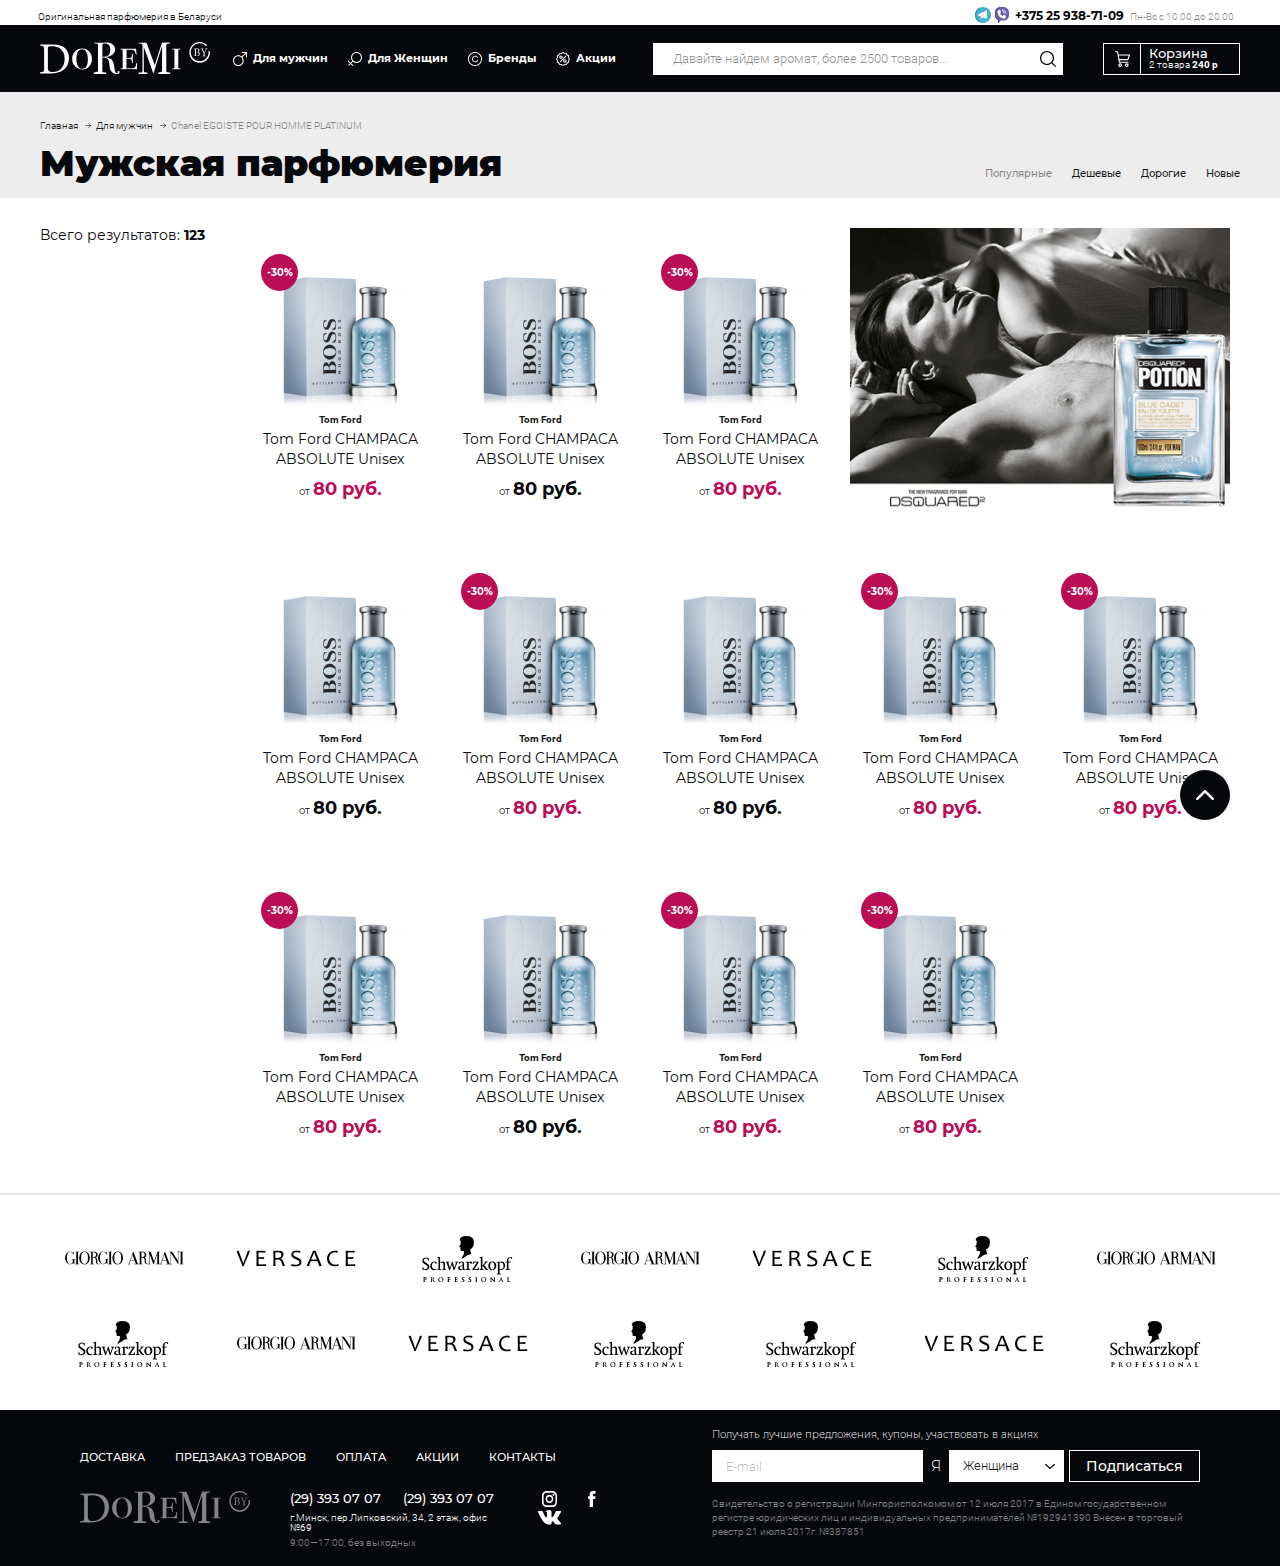
<file: category.html>
<!DOCTYPE html>
<html lang="ru">

<head>
    <meta charset="UTF-8">
    <title>TITLE</title>

    <meta name="description" content="">
    <meta name="keywords" content="">
    <meta name="viewport" content="width=device-width, initial-scale=1">
    <meta http-equiv="X-UA-Compatible" content="ie=edge">
    <meta name="format-detection" content="telephone=no">
    <meta name="format-detection" content="address=no">

    <!-- CSS -->
    <link rel="stylesheet" href="assets/css/desktop.css">
    <link rel="stylesheet" href="assets/css/tablet.css">
    <link rel="stylesheet" href="assets/css/mobile.css">

    <!-- favicon -->

    <!--[if IE 9]>
    <script src="http://html5shiv.googlecode.com/svn/trunk/html5.js"></script><![endif]-->
</head>

<body>

<header class="header">
    <div class="header-top">
        <div class="header-top__side">
            Оригинальная парфюмерия в Беларуси
        </div>
        <div class="header-top__side">
            <svg class="header-top__phone-ico">
                <use xlink:href='#svg-telegram' href='#svg-telegram'/>
            </svg>
            <svg class="header-top__phone-ico">
                <use xlink:href='#svg-viber' href='#svg-viber'/>
            </svg>
            <a href="tel:+375259387109" class="header-top__phone">+375 25 938-71-09</a>
            <span class="header-top__schedule">Пн-Вс с 10:00 до 20:00</span>
        </div>
    </div>
    <div class="header-bottom">
        <div class="header-bottom-left">
            <div class="header-mobile-btn">
                <svg class="header-mobile-btn__ico">
                    <use xlink:href='#svg-mobile-nav' href='#svg-mobile-nav'/>
                </svg>
            </div>
            <a href="/" class="header-logo">
                <svg class="header-logo__svg">
                    <use xlink:href='#svg-logo' href='#svg-logo'/>
                </svg>
            </a>
            <div class="header-nav-wrap">
                <ul class="header-nav">
                    <li>
                        <a href="#">
                            <svg class="header-nav__img">
                                <use xlink:href='#svg-nav-male' href='#svg-nav-male'/>
                            </svg>
                            Для мужчин
                        </a>
                    </li>
                    <li>
                        <a href="#">
                            <svg class="header-nav__img">
                                <use xlink:href='#svg-nav-female' href='#svg-nav-female'/>
                            </svg>
                            Для Женщин
                        </a>
                    </li>
                    <li>
                        <a href="#">
                            <svg class="header-nav__img">
                                <use xlink:href='#svg-nav-brands' href='#svg-nav-brands'/>
                            </svg>
                            Бренды
                        </a>
                    </li>
                    <li>
                        <a href="#">
                            <svg class="header-nav__img">
                                <use xlink:href='#svg-nav-sales' href='#svg-nav-sales'/>
                            </svg>
                            Акции
                        </a>
                    </li>
                </ul>
                <ul class="header-nav-mobile">
                    <li><a href="#">ДОСТАВКА</a></li>
                    <li><a href="#">ПРЕДЗАКАЗ ТОВАРОВ</a></li>
                    <li><a href="#">ОПЛАТА</a></li>
                    <li><a href="#">КОНТАКТЫ</a></li>
                </ul>
            </div>
        </div>
        <div class="header-bottom-right">
            <form action="" method="post" name="" class="search">
                <input type="text" name="search" class="search__field"
                       placeholder="Давайте найдем аромат, более 2500 товаров…">
                <button type="reset" class="search__reset">
                    <svg class="search__reset-svg">
                        <use xlink:href='#svg-close' href='#svg-close'/>
                    </svg>
                </button>
                <button type="submit" value="" class="search__submit">
                    <svg class="search__submit-svg">
                        <use xlink:href='#svg-magnifier' href='#svg-magnifier'/>
                    </svg>
                </button>
            </form>
            <div class="header-bottom-search-btn">
                <svg class="search-btn__svg-magnifier">
                    <use xlink:href='#svg-magnifier' href='#svg-magnifier'/>
                </svg>
                <svg class="search-btn__svg-close">
                    <use xlink:href='#svg-close' href='#svg-close'/>
                </svg>
            </div>
            <a href="#" class="header-basket">
                <div class="header-basket__img">
                    <svg class="header-basket__svg">
                        <use xlink:href='#svg-header-basket' href='#svg-header-basket'/>
                    </svg>
                </div>
                <div class="header-basket__desktop">
                    Корзина
                    <span class="header-basket__desktop-subtitle">
                    <span class="header-basket__count">2</span> товара <b>240 р</b>
                </span>
                </div>
            </a>
        </div>

        <!-- миникарта будет отображаться только при наличии позиций .header-basket-minicard__item -->
        <div class="header-basket-minicard">
            <div class="header-basket-minicard-inner">
                <div class="header-basket-minicard-items">
                    <div class="header-basket-minicard__item">
                        <div class="header-basket-minicard__img">
                            <img src="assets/images/Temp/minicard-img.png" alt="">
                        </div>
                        <div class="header-basket-minicard__description">
                            <div class="header-basket-minicard__title">Etro PEGASO Unisex</div>
                            <div class="header-basket-minicard__info">50 ml <span>1 шт.</span></div>
                            <div class="header-basket-minicard__price">80 руб.</div>
                        </div>
                        <div class="header-basket-minicard__close"></div>
                    </div>
                    <div class="header-basket-minicard__item">
                        <div class="header-basket-minicard__img">
                            <img src="assets/images/Temp/minicard-img.png" alt="">
                        </div>
                        <div class="header-basket-minicard__description">
                            <div class="header-basket-minicard__title">Etro PEGASO Unisex</div>
                            <div class="header-basket-minicard__info">50 ml <span>1 шт.</span></div>
                            <div class="header-basket-minicard__price">80 руб.</div>
                        </div>
                        <div class="header-basket-minicard__close"></div>
                    </div>
                </div>
                <a href="#" class="btn header-basket-minicard__lnk theme_red">Оформить заказ</a>
            </div>
        </div>
    </div>
    <div class="search-result">
        <div class="search-result__corner"></div>
        <div class="search-result-titles container">
            <div class="search-result__title">Возможно вы ищете</div>

            <div class="search-result-titles-inner">
                <a href="#" class="search-result-titles__item btn">Tom Ford CHAMPACA ABSOLUTE Unisex</a>
                <a href="#" class="search-result-titles__item btn">Tom Ford CHAMPACA ABSOLUTE Unisex</a>
                <a href="#" class="search-result-titles__item btn">Tom Ford CHAMPACA ABSOLUTE Unisex</a>
                <a href="#" class="search-result-titles__item btn">Tom Ford CHAMPACA ABSOLUTE Unisex</a>
                <a href="#" class="search-result-titles__item btn">Tom Ford CHAMPACA ABSOLUTE Unisex</a>
            </div>
        </div>
        <div class="search-result-products container">
            <div class="search-result__title">Товары</div>

            <div class="products-slider-container js_product-slider">
                <a href="#" class="products-slider-item">
                    <div class="product-slider__img">
                        <div class="product-slider__label-sale">-30%</div>
                        <img src="assets/images/Temp/sliders/pr-sl-1.png" alt="">
                    </div>
                    <div class="product-slider__brand">Tom Ford</div>
                    <div class="product-slider__title-wrap">
                        <div class="product-slider__title">Tom Ford CHAMPACA <br> ABSOLUTE Unisex</div>
                    </div>
                    <div class="product-slider__price">от <span>80 руб.</span></div>
                </a>
                <a href="#" class="products-slider-item">
                    <div class="product-slider__img">
                        <div class="product-slider__label-sale">-30%</div>
                        <img src="assets/images/Temp/sliders/pr-sl-3.png" alt="">
                    </div>
                    <div class="product-slider__brand">Tom Ford</div>
                    <div class="product-slider__title-wrap">
                        <div class="product-slider__title">Tom Ford CHAMPACA <br> ABSOLUTE Unisex</div>
                    </div>
                    <div class="product-slider__price">от <span>80 руб.</span></div>
                </a>
                <a href="#" class="products-slider-item sale">
                    <div class="product-slider__img">
                        <div class="product-slider__label-sale">-30%</div>
                        <img src="assets/images/Temp/sliders/pr-sl-2.png" alt="">
                    </div>
                    <div class="product-slider__brand">Tom Ford</div>
                    <div class="product-slider__title-wrap">
                        <div class="product-slider__title">Tom Ford CHAMPACA <br> ABSOLUTE Unisex</div>
                    </div>
                    <div class="product-slider__price">от <span>80 руб.</span></div>
                </a>
                <a href="#" class="products-slider-item">
                    <div class="product-slider__img">
                        <div class="product-slider__label-sale">-30%</div>
                        <img src="assets/images/Temp/sliders/pr-sl-1.png" alt="">
                    </div>
                    <div class="product-slider__brand">Tom Ford</div>
                    <div class="product-slider__title-wrap">
                        <div class="product-slider__title">Tom Ford CHAMPACA <br> ABSOLUTE Unisex</div>
                    </div>
                    <div class="product-slider__price">от <span>80 руб.</span></div>
                </a>
                <a href="#" class="products-slider-item">
                    <div class="product-slider__img">
                        <div class="product-slider__label-sale">-30%</div>
                        <img src="assets/images/Temp/sliders/pr-sl-2.png" alt="">
                    </div>
                    <div class="product-slider__brand">Tom Ford</div>
                    <div class="product-slider__title-wrap">
                        <div class="product-slider__title">Tom Ford CHAMPACA <br> ABSOLUTE Unisex</div>
                    </div>
                    <div class="product-slider__price">от <span>80 руб.</span></div>
                </a>
                <a href="#" class="products-slider-item sale">
                    <div class="product-slider__img">
                        <div class="product-slider__label-sale">-30%</div>
                        <img src="assets/images/Temp/sliders/pr-sl-3.png" alt="">
                    </div>
                    <div class="product-slider__brand">Tom Ford</div>
                    <div class="product-slider__title-wrap">
                        <div class="product-slider__title">Tom Ford CHAMPACA <br> ABSOLUTE Unisex</div>
                    </div>
                    <div class="product-slider__price">от <span>80 руб.</span></div>
                </a>
            </div>
        </div>
        <div class="container search-result-btn-wrap">
            <a href="#" class="search-result__show-btn btn theme_black">смотреть все 123</a>
        </div>
    </div>
</header>

<main class="main">
    <div class="main-top bg-theme_gray">
        <div class="main-top-container container">
            <div class="main-top-inner">
                <ul class="breadcrumbs">
                    <li class="breadcrumbs__item">
                        <a class="breadcrumbs__link" href="#">Главная</a>
                    </li>
                    <li class="breadcrumbs__item">
                        <a class="breadcrumbs__link" href="#">Для мужчин</a>
                    </li>
                    <li class="breadcrumbs__item">
                        <span class="breadcrumbs__link active">Chanel EGOISTE POUR HOMME PLATINUM</span>
                    </li>
                </ul>
                
                <a href="#" class="back-btn">На главную</a>

                <h1>Мужская парфюмерия</h1>
            </div>
            <ul class="main-top-filter">
                <li class="main-top-filter__item">
                    <a href="#" class="main-top-filter__link active">Популярные</a>
                </li>
                <li class="main-top-filter__item">
                    <a href="#" class="main-top-filter__link">Дешевые</a>
                </li>
                <li class="main-top-filter__item">
                    <a href="#" class="main-top-filter__link">Дорогие</a>
                </li>
                <li class="main-top-filter__item">
                    <a href="#" class="main-top-filter__link">Новые</a>
                </li>
            </ul>

            <div class="mobile-filter">
                <div class="mobile-filter__result js_show-mobile-filter">
                    Фильтр&nbsp;<strong>123 товаров</strong>
                </div>

                <select name="mobile-fast-filter" title="" class="mobile-fast-filter js_custom-select">
                    <option value="Женщина">Популярные</option>
                    <option value="Мужчина">Дешевые</option>
                    <option value="Дорогие">Дорогие</option>
                    <option value="Новые">Новые</option>
                </select>
            </div>
        </div>
    </div>

    <section class="category">
        <div class="category-container container">
            <aside class="aside-filter">
                <div class="aside-close js_aside-close"></div>
                <div class="aside-filter__result">
                    Всего результатов: <strong>123</strong>
                </div>
            </aside>
            <div class="category-main">
                <div class="category-banner">
                    <img src="assets/images/Temp/category-banner.jpg" alt="" class="category-banner__img">
                </div>

                <a href="#" class="product-item sale">
                    <div class="product-item__img">
                        <div class="product-item__label-sale">-30%</div>
                        <img src="assets/images/Temp/sliders/pr-sl-3.png" alt="">
                    </div>
                    <div class="product-item__brand">Tom Ford</div>
                    <div class="product-item__title-wrap">
                        <div class="product-item__title">Tom Ford CHAMPACA <br> ABSOLUTE Unisex
                        </div>
                    </div>
                    <div class="product-item__price">от <span>80 руб.</span></div>
                </a>
                <a href="#" class="product-item">
                    <div class="product-item__img">
                        <div class="product-item__label-sale">-30%</div>
                        <img src="assets/images/Temp/sliders/pr-sl-3.png" alt="">
                    </div>
                    <div class="product-item__brand">Tom Ford</div>
                    <div class="product-item__title-wrap">
                        <div class="product-item__title">Tom Ford CHAMPACA <br> ABSOLUTE Unisex
                        </div>
                    </div>
                    <div class="product-item__price">от <span>80 руб.</span></div>
                </a>
                <a href="#" class="product-item sale">
                    <div class="product-item__img">
                        <div class="product-item__label-sale">-30%</div>
                        <img src="assets/images/Temp/sliders/pr-sl-3.png" alt="">
                    </div>
                    <div class="product-item__brand">Tom Ford</div>
                    <div class="product-item__title-wrap">
                        <div class="product-item__title">Tom Ford CHAMPACA <br> ABSOLUTE Unisex
                        </div>
                    </div>
                    <div class="product-item__price">от <span>80 руб.</span></div>
                </a>
                <a href="#" class="product-item">
                    <div class="product-item__img">
                        <div class="product-item__label-sale">-30%</div>
                        <img src="assets/images/Temp/sliders/pr-sl-3.png" alt="">
                    </div>
                    <div class="product-item__brand">Tom Ford</div>
                    <div class="product-item__title-wrap">
                        <div class="product-item__title">Tom Ford CHAMPACA <br> ABSOLUTE Unisex
                        </div>
                    </div>
                    <div class="product-item__price">от <span>80 руб.</span></div>
                </a>
                <a href="#" class="product-item sale">
                    <div class="product-item__img">
                        <div class="product-item__label-sale">-30%</div>
                        <img src="assets/images/Temp/sliders/pr-sl-3.png" alt="">
                    </div>
                    <div class="product-item__brand">Tom Ford</div>
                    <div class="product-item__title-wrap">
                        <div class="product-item__title">Tom Ford CHAMPACA <br> ABSOLUTE Unisex
                        </div>
                    </div>
                    <div class="product-item__price">от <span>80 руб.</span></div>
                </a>
                <a href="#" class="product-item">
                    <div class="product-item__img">
                        <div class="product-item__label-sale">-30%</div>
                        <img src="assets/images/Temp/sliders/pr-sl-3.png" alt="">
                    </div>
                    <div class="product-item__brand">Tom Ford</div>
                    <div class="product-item__title-wrap">
                        <div class="product-item__title">Tom Ford CHAMPACA <br> ABSOLUTE Unisex
                        </div>
                    </div>
                    <div class="product-item__price">от <span>80 руб.</span></div>
                </a>
                <a href="#" class="product-item sale">
                    <div class="product-item__img">
                        <div class="product-item__label-sale">-30%</div>
                        <img src="assets/images/Temp/sliders/pr-sl-3.png" alt="">
                    </div>
                    <div class="product-item__brand">Tom Ford</div>
                    <div class="product-item__title-wrap">
                        <div class="product-item__title">Tom Ford CHAMPACA <br> ABSOLUTE Unisex
                        </div>
                    </div>
                    <div class="product-item__price">от <span>80 руб.</span></div>
                </a>
                <a href="#" class="product-item sale">
                    <div class="product-item__img">
                        <div class="product-item__label-sale">-30%</div>
                        <img src="assets/images/Temp/sliders/pr-sl-3.png" alt="">
                    </div>
                    <div class="product-item__brand">Tom Ford</div>
                    <div class="product-item__title-wrap">
                        <div class="product-item__title">Tom Ford CHAMPACA <br> ABSOLUTE Unisex
                        </div>
                    </div>
                    <div class="product-item__price">от <span>80 руб.</span></div>
                </a>
                <a href="#" class="product-item sale">
                    <div class="product-item__img">
                        <div class="product-item__label-sale">-30%</div>
                        <img src="assets/images/Temp/sliders/pr-sl-3.png" alt="">
                    </div>
                    <div class="product-item__brand">Tom Ford</div>
                    <div class="product-item__title-wrap">
                        <div class="product-item__title">Tom Ford CHAMPACA <br> ABSOLUTE Unisex
                        </div>
                    </div>
                    <div class="product-item__price">от <span>80 руб.</span></div>
                </a>
                <a href="#" class="product-item">
                    <div class="product-item__img">
                        <div class="product-item__label-sale">-30%</div>
                        <img src="assets/images/Temp/sliders/pr-sl-3.png" alt="">
                    </div>
                    <div class="product-item__brand">Tom Ford</div>
                    <div class="product-item__title-wrap">
                        <div class="product-item__title">Tom Ford CHAMPACA <br> ABSOLUTE Unisex
                        </div>
                    </div>
                    <div class="product-item__price">от <span>80 руб.</span></div>
                </a>
                <a href="#" class="product-item sale">
                    <div class="product-item__img">
                        <div class="product-item__label-sale">-30%</div>
                        <img src="assets/images/Temp/sliders/pr-sl-3.png" alt="">
                    </div>
                    <div class="product-item__brand">Tom Ford</div>
                    <div class="product-item__title-wrap">
                        <div class="product-item__title">Tom Ford CHAMPACA <br> ABSOLUTE Unisex
                        </div>
                    </div>
                    <div class="product-item__price">от <span>80 руб.</span></div>
                </a>
                <a href="#" class="product-item sale">
                    <div class="product-item__img">
                        <div class="product-item__label-sale">-30%</div>
                        <img src="assets/images/Temp/sliders/pr-sl-3.png" alt="">
                    </div>
                    <div class="product-item__brand">Tom Ford</div>
                    <div class="product-item__title-wrap">
                        <div class="product-item__title">Tom Ford CHAMPACA <br> ABSOLUTE Unisex
                        </div>
                    </div>
                    <div class="product-item__price">от <span>80 руб.</span></div>
                </a>
            </div>
        </div>
    </section>

    <section class="brands-slider">
        <div class="container brands-slider-container js_brands-slider">
            <a href="#" class="brands-slider-item">
                <img src="assets/images/Brands/armani.png" alt="">
            </a>
            <a href="#" class="brands-slider-item">
                <img src="assets/images/Brands/SCHWARZKOPF.png" alt="">
            </a>
            <a href="#" class="brands-slider-item">
                <img src="assets/images/Brands/VERSACE.png" alt="">
            </a>
            <a href="#" class="brands-slider-item">
                <img src="assets/images/Brands/armani.png" alt="">
            </a>
            <a href="#" class="brands-slider-item">
                <img src="assets/images/Brands/SCHWARZKOPF.png" alt="">
            </a>
            <a href="#" class="brands-slider-item">
                <img src="assets/images/Brands/VERSACE.png" alt="">
            </a>
            <a href="#" class="brands-slider-item">
                <img src="assets/images/Brands/armani.png" alt="">
            </a>
            <a href="#" class="brands-slider-item">
                <img src="assets/images/Brands/SCHWARZKOPF.png" alt="">
            </a>
            <a href="#" class="brands-slider-item">
                <img src="assets/images/Brands/VERSACE.png" alt="">
            </a>
            <a href="#" class="brands-slider-item">
                <img src="assets/images/Brands/SCHWARZKOPF.png" alt="">
            </a>
            <a href="#" class="brands-slider-item">
                <img src="assets/images/Brands/SCHWARZKOPF.png" alt="">
            </a>
            <a href="#" class="brands-slider-item">
                <img src="assets/images/Brands/VERSACE.png" alt="">
            </a>
            <a href="#" class="brands-slider-item">
                <img src="assets/images/Brands/armani.png" alt="">
            </a>
            <a href="#" class="brands-slider-item">
                <img src="assets/images/Brands/SCHWARZKOPF.png" alt="">
            </a>
        </div>
    </section>
</main>

<footer class="footer">
    <div class="footer-container container">
        <div class="footer-half-section">
            <ul class="footer-nav">
                <li><a href="#">ДОСТАВКА</a></li>
                <li><a href="#">ПРЕДЗАКАЗ ТОВАРОВ</a></li>
                <li><a href="#">ОПЛАТА</a></li>
                <li><a href="#">АКЦИИ</a></li>
                <li><a href="#">КОНТАКТЫ</a></li>
            </ul>
            <div class="footer-half__bottom">
                <a href="#" class="footer-logo">
                    <svg class="footer-logo__svg">
                        <use xlink:href='#svg-logo' href='#svg-logo'/>
                    </svg>
                </a>

                <address class="footer-address">
                    <div class="footer-address__phones">
                        <a href="tel:+375293930707">(29) 393 07 07</a>
                        <a href="tel:+375293930707">(29) 393 07 07</a>
                    </div>
                    <div class="footer-address__info">г.Минск, пер.Липковский, 34, 2 этаж, офис №69</div>
                    <div class="footer-address__shcedule">9:00—17:00, без выходных</div>
                </address>

                <div class="footer-social">
                    <a href="#" class="footer-social__insta">
                        <svg class="footer-social__svg">
                            <use xlink:href='#svg-insta' href='#svg-insta'/>
                        </svg>
                    </a>
                    <a href="#" class="footer-social__fb">
                        <svg class="footer-social__svg">
                            <use xlink:href='#svg-fb' href='#svg-fb'/>
                        </svg>
                    </a>
                    <a href="#" class="footer-social__vk">
                        <svg class="footer-social__svg">
                            <use xlink:href='#svg-vk' href='#svg-vk'/>
                        </svg>
                    </a>
                </div>
            </div>
        </div>
        <div class="footer-half-section">
            <div class="footer-subscribe-info">Получать лучшие предложения, купоны, участвовать в акциях</div>
            <form action="" method="post" name="footer-subscribe" class="footer-subscribe">
                <input type="email" name="" placeholder="E-mail" class="footer-subscribe__email">
                <span class="footer-subscribe__deliver">Я</span>
                <select name="subscribe_sex" title="" class="footer-subscribe__sex js_custom-select">
                    <option value="Женщина">Женщина</option>
                    <option value="Мужчина">Мужчина</option>
                </select>
                <input type="submit" value="Подписаться" class="footer-subscribe__submit">
            </form>
            <div class="footer-registration">
                Свидетельство о регистрации Мингорисполкомом от 12 июля 2017 в Едином государственном регистре
                юридических
                лиц и индивидуальных предпринимателей №192941390 Внесен в торговый реестр 21 июля 2017г. №387851
            </div>
        </div>
    </div>
</footer>

<div class="up-btn">
    <svg class="up-btn__svg">
        <use xlink:href='#svg-toup' href='#svg-toup'/>
    </svg>
</div>

<svg style="display: none;">
    <symbol id="svg-logo" viewBox="0 0 170 32">
        <path d="M0.368125 2.59833V3.86037C3.75487 4.15732 4.123 4.38003 4.123 8.16616V26.0575C4.123 29.8436 3.75487 30.1406 0 30.3633V31.5511H10.4547C15.903 31.5511 20.2469 30.4375 23.56 27.8392C26.9467 25.2409 29.0082 21.3063 29.0082 15.9611C29.0819 12.3977 27.7566 8.90854 25.327 6.38446C22.6029 3.78613 18.4062 2.59833 12.8107 2.59833H0.368125ZM7.87787 7.20107C7.87787 5.4936 8.02512 4.97394 8.46687 4.67698C8.90862 4.38003 10.0866 4.15732 11.9272 4.15732C14.8722 4.15732 17.4491 4.67699 19.437 6.01327C22.971 8.09193 24.6644 12.1008 24.6644 16.6293C24.6644 23.7561 20.8359 29.9921 12.5899 29.9921C9.35037 29.9921 7.87787 29.1755 7.87787 25.7605V7.20107ZM49.1815 9.57668C47.4145 7.57226 44.8376 6.45869 42.1871 6.53293C39.463 6.45869 36.8861 7.49802 34.9719 9.42821C33.0576 11.4326 32.1005 14.1052 32.1741 16.9262C32.1005 19.673 33.2049 22.4198 35.1191 24.35C36.9597 26.3544 39.6102 27.468 42.3343 27.3938C44.9112 27.468 47.4145 26.3544 49.1078 24.4243C50.9485 22.4198 51.9792 19.8215 51.9056 17.1489C52.0528 14.3279 51.0957 11.6553 49.1815 9.57668ZM42.408 26.7999C40.5673 26.7999 38.874 25.8348 37.9905 24.2015C36.9597 22.4941 36.3707 20.1185 36.3707 17.0747C36.2971 14.9218 36.6652 12.7689 37.4015 10.7645C38.3586 8.38888 39.9047 7.20107 42.1135 7.20107C43.586 7.12683 44.9848 7.86921 45.7947 9.13126C47.1936 11.1357 47.8562 13.8082 47.8562 17.2974C47.8562 23.6076 46.0156 26.7999 42.408 26.7999ZM78.4842 29.1012C78.0424 29.027 77.6007 29.324 77.5271 29.7694C77.5271 29.8436 77.5271 29.9179 77.5271 29.9921C77.5271 30.289 77.6007 30.5118 77.7479 30.8087L77.8216 30.8829C77.8216 31.0314 77.6007 31.1799 77.159 31.1799C75.7601 31.1799 74.9502 29.9921 74.6557 27.5422C74.2876 23.2365 73.4777 20.2669 72.2997 18.5595C71.1217 16.852 68.9866 15.8127 65.8943 15.293C65.5998 15.293 65.4526 15.2188 65.4526 15.1445C65.5998 15.0703 65.7471 14.996 65.8943 14.996C68.324 14.9218 70.68 14.1052 72.5942 12.6204C74.214 11.4326 75.0975 9.50245 75.0975 7.49802C75.1711 5.4936 74.2876 3.63766 72.6678 2.44985C71.0481 1.18781 68.913 0.593903 66.1888 0.593903C65.7471 0.593903 64.8636 0.66814 63.6856 0.742378C62.6548 0.816616 61.7713 0.816616 61.1823 0.816616L55.2923 0.66814C55.1451 0.66814 54.9978 0.593903 54.9242 0.593903C54.4825 0.593903 54.188 0.742378 54.188 1.03933C54.188 1.33628 54.5561 1.41052 55.2923 1.41052C56.6176 1.48476 57.3538 1.63323 57.6483 1.85595C57.8692 2.07866 58.0165 2.82104 58.0165 4.00884V28.5816C58.0165 29.6209 57.9428 29.3982 57.8692 29.5467C57.722 29.9179 55.0715 30.4375 53.6726 30.4375C53.6726 30.9572 53.6726 31.4026 53.6726 31.9223H66.1888C66.1888 31.9223 66.2625 30.4375 66.1888 30.4375C64.7163 30.3633 62.3603 30.6602 62.3603 29.6209V15.59C64.7163 15.6642 66.3361 16.1096 67.3668 16.852C68.3976 17.5944 68.9866 19.0049 69.2075 20.8608C69.502 23.9788 69.7965 25.9833 69.9437 26.7256C70.1646 27.6165 70.5327 28.4331 71.0481 29.1012C72.2261 30.9572 74.2876 32.0708 76.4227 31.9965C78.4842 31.9965 79.5149 31.4026 79.5149 30.1406C79.5886 29.6209 79.2205 29.1012 78.7051 29.027C78.6314 29.1012 78.5578 29.1012 78.4842 29.1012ZM68.4712 13.1401C67.2196 14.1794 65.1581 14.6991 62.3603 14.6991V3.3407C62.2867 2.82104 62.5076 2.30137 62.8757 1.93018C63.4647 1.63323 64.201 1.48476 64.8636 1.55899C68.5448 1.55899 70.3118 3.71189 70.3118 7.94345C70.3855 10.3191 69.7228 12.0265 68.4712 13.1401ZM96.5959 21.0836C96.3014 21.0836 96.1542 21.3063 96.0806 21.7517C95.8597 24.2758 95.1971 25.6863 94.0191 26.0575C93.2828 26.2802 90.7059 26.3544 86.4357 26.4287V16.7778H87.5401C89.4543 16.7778 90.5587 16.9262 91.0004 17.2232C91.4422 17.5201 91.6631 18.4852 91.8839 20.1185C91.9576 20.8608 92.1784 21.232 92.3993 21.232C92.6938 21.232 92.8411 21.0093 92.8411 20.4897C92.8411 20.3412 92.8411 20.1185 92.8411 19.8957C92.7674 19.1534 92.7674 17.8913 92.7674 15.9611C92.7674 15.59 92.7674 14.996 92.8411 14.2537C92.9147 13.5113 92.9147 12.9916 92.9147 12.6204C92.9147 12.0265 92.7674 11.7296 92.4729 11.7296C92.1784 11.7296 92.0312 12.175 91.9576 12.9916C91.8103 14.4021 91.5158 15.2188 91.0741 15.59C90.6323 15.8869 89.4543 16.0354 87.6137 16.0354H86.5829V7.72074H88.7917C90.3378 7.6465 91.8839 7.72074 93.3564 8.01769C94.5344 8.38888 95.2707 9.72516 95.7124 11.9523C95.8597 12.5462 96.0069 12.8432 96.3014 12.8432C96.5223 12.8432 96.5959 12.6204 96.5959 12.2492C96.5959 12.1008 96.5959 11.8781 96.5223 11.7296C96.3751 9.50245 96.2278 8.2404 96.1542 7.79498L96.0806 7.12683V6.82988H80.9138C80.5457 6.82988 80.4721 6.97836 80.4721 7.20107C80.4721 7.42379 80.4721 7.49802 80.8402 7.49802C81.3556 7.49802 81.8709 7.49802 82.3863 7.57226C82.6072 7.6465 82.6808 8.31464 82.6808 9.50245V24.7954C82.7544 25.3151 82.6808 25.8348 82.4599 26.2802C81.9446 26.5029 81.3556 26.5772 80.8402 26.5029C80.4721 26.5029 80.3248 26.6514 80.3248 26.8741C80.3248 27.0968 80.6193 27.2453 81.2819 27.2453L89.7488 27.0968L97.1113 27.2453C97.0377 26.9483 96.9641 26.6514 96.9641 26.3544V23.7561C96.9641 23.4592 96.9641 23.1622 97.0377 22.791C97.1113 22.4198 97.1113 22.2714 97.1113 22.1971C97.0377 21.529 96.8904 21.0836 96.5959 21.0836ZM126.267 28.3589V7.57226C126.267 4.3058 126.34 2.52409 126.488 2.37561C126.856 1.93018 127.371 1.70747 127.96 1.63323C128.549 1.55899 129.065 1.55899 129.654 1.55899C130.169 1.55899 130.39 1.41052 130.39 1.11357C130.39 0.965092 130.316 0.816616 130.169 0.742378C129.654 0.593903 129.065 0.593903 128.549 0.593903L122.07 0.66814C121.849 1.26204 121.555 1.93018 121.26 2.82104L116.548 17.5201C115.959 19.3761 115.37 21.3063 114.781 23.2365C111.689 14.6249 109.775 9.42821 109.112 7.6465C107.566 3.3407 106.683 1.03933 106.535 0.66814C105.799 0.66814 104.547 0.66814 102.854 0.66814H99.7618C98.8783 0.66814 98.4366 0.816616 98.4366 1.18781C98.4366 1.41052 98.6574 1.55899 99.1728 1.55899C99.9827 1.55899 100.866 1.70747 101.676 1.93018C102.044 2.07866 102.339 2.37561 102.412 2.7468C102.486 2.96951 102.486 4.3058 102.486 6.75565V28.1362C102.486 29.4724 102.265 29.9921 102.339 29.6951C102.339 30.3633 100.866 30.4375 98.5838 30.4375C98.8783 30.4375 98.6574 31.9223 98.5838 31.9223C98.5838 31.9223 106.02 31.9223 107.419 31.9223C107.492 31.4026 107.492 30.9572 107.419 30.4375C105.357 30.5118 103.958 30.1406 103.958 29.3982C103.885 29.324 103.811 27.3195 103.811 21.9002V7.42379C103.811 6.45869 103.811 5.64208 103.811 5.12241L105.578 9.87364C109.554 20.6381 111.91 27.3938 112.793 30.1406C113.014 30.8829 113.235 31.1799 113.456 31.1799C113.603 31.1799 113.898 30.5118 114.34 29.1012L116.401 22.0486C118.683 14.8476 120.377 9.42821 121.555 5.86479C121.923 4.82546 122.07 4.3058 122.07 4.3058V27.3938C122.07 29.2497 121.997 29.4724 121.849 29.6209C121.555 29.9179 120.671 30.5118 118.463 30.5118C118.389 31.0314 118.389 31.4769 118.463 31.9965H130.243C130.095 31.9965 130.463 30.5118 130.243 30.5118C125.899 30.0663 126.267 29.6951 126.267 28.3589ZM140.108 26.5029C139.593 26.5029 139.078 26.4287 138.562 26.2802C138.341 26.206 138.194 25.9833 138.268 25.6863V8.90854C138.194 8.46312 138.268 8.09193 138.415 7.72074C138.636 7.57226 138.93 7.49802 139.151 7.49802C140.182 7.49802 140.624 7.34955 140.624 7.20107C140.624 6.97836 140.403 6.82988 139.887 6.82988H132.599C132.23 6.82988 132.01 6.90412 132.01 7.12683C132.01 7.27531 132.157 7.42379 132.304 7.42379H132.378H133.703C133.997 7.42379 134.218 7.49802 134.366 7.79498C134.439 8.46312 134.513 9.13126 134.439 9.87364V24.35C134.439 25.0182 134.439 25.6121 134.366 26.2802C134.292 26.4287 133.85 26.5029 132.967 26.5772C132.304 26.5772 132.01 26.7256 132.01 26.9483C132.01 27.0968 132.23 27.1711 132.746 27.1711H140.182C140.476 27.1711 140.55 27.0968 140.55 26.8741C140.624 26.6514 140.403 26.5772 140.108 26.5029Z"/>
        <path d="M157.778 10.0221C158.662 9.87363 159.324 9.13125 159.398 8.2404C159.398 7.72073 159.177 7.20107 158.735 6.90412C158.22 6.60716 157.557 6.45869 156.968 6.53293H153.95V6.82988C154.907 6.90411 154.907 6.97835 154.907 7.94344V12.6947C154.907 13.6598 154.833 13.734 153.802 13.8082V14.1052H156.379C157.189 14.1794 157.999 13.9567 158.662 13.6598C159.324 13.3628 159.766 12.6204 159.766 11.8781C159.913 10.7645 158.956 10.2448 157.778 10.0221ZM155.938 9.94787V7.64649C155.864 7.42378 155.938 7.20107 156.085 7.05259C156.306 6.97835 156.527 6.90412 156.747 6.90412C157.557 6.82988 158.22 7.34954 158.294 8.16616C158.294 8.2404 158.294 8.31463 158.294 8.46311C158.294 9.4282 157.778 9.94787 156.453 9.94787H155.938ZM155.938 10.3191H156.453C157.925 10.3191 158.735 10.8387 158.735 12.1008C158.809 12.9916 158.073 13.8082 157.189 13.8825C157.116 13.8825 157.042 13.8825 156.895 13.8825C156.158 13.8825 155.938 13.6598 155.938 12.7689V10.3191ZM167.644 6.53293H165.067V6.82988C165.951 6.90411 166.024 7.05259 165.73 7.64649C165.435 8.38887 164.773 9.50244 164.331 10.3191C163.815 9.4282 163.226 8.46311 162.785 7.49802C162.564 7.12683 162.564 6.97835 163.374 6.82988V6.53293H160.576V6.82988C161.312 6.90411 161.386 7.05259 161.901 7.86921C162.564 8.98278 163.006 9.72515 163.374 10.4675C163.521 10.6902 163.595 10.913 163.595 11.1357V12.6947C163.595 13.734 163.521 13.8082 162.417 13.8825V14.1794H165.73V13.8825C164.625 13.8082 164.552 13.734 164.552 12.6947V11.1357C164.552 10.8387 164.625 10.616 164.773 10.3933C165.362 9.35396 165.73 8.68582 166.245 7.79497C166.466 7.20107 167.055 6.82988 167.644 6.82988V6.53293Z"/>
        <path d="M169.926 9.05702L168.527 9.35397C168.527 9.65092 168.601 10.0221 168.601 10.3191C168.601 15.293 164.625 19.3018 159.693 19.3018C154.76 19.3018 150.784 15.293 150.784 10.3191C150.784 5.34513 154.76 1.33628 159.693 1.33628C162.196 1.33628 164.552 2.44985 166.098 4.15732L167.276 3.3407C165.435 1.33628 162.711 0 159.693 0C154.023 0 149.385 4.67699 149.385 10.3933C149.385 16.1096 154.023 20.7866 159.693 20.7866C165.362 20.7866 170 16.1096 170 10.3933C170 9.94787 170 9.50245 169.926 9.05702Z"/>
    </symbol>
    <symbol id="svg-nav-male" viewBox="0 0 14 14">
        <path d="M13.4815 0H8.8321C8.53826 0 8.31359 0.224697 8.31359 0.518504C8.31359 0.81231 8.53829 1.03701 8.8321 1.03701H12.237L8.76299 4.51111C7.82966 3.75061 6.65434 3.28395 5.35806 3.28395C2.40246 3.28395 0 5.68644 0 8.64197C0 11.5975 2.40246 14 5.35803 14C8.31359 14 10.7161 11.5975 10.7161 8.64197C10.7161 7.34566 10.2494 6.17037 9.48889 5.23704L12.963 1.76297V5.1679C12.963 5.46174 13.1877 5.6864 13.4815 5.6864C13.7753 5.6864 14 5.46171 14 5.1679V0.518504C14 0.224697 13.7753 0 13.4815 0ZM5.35803 12.963C2.97284 12.963 1.03704 11.0272 1.03704 8.64201C1.03704 6.25682 2.97284 4.32102 5.35803 4.32102C7.74322 4.32102 9.67901 6.25682 9.67901 8.64201C9.67901 11.0272 7.74322 12.963 5.35803 12.963Z"/>
    </symbol>
    <symbol id="svg-nav-female" viewBox="0 0 14 14">
        <path d="M8.5135 0C5.48819 0 3.02701 2.46118 3.02701 5.4865C3.02701 8.51164 5.48819 10.973 8.5135 10.973C11.5388 10.973 14 8.51162 14 5.4865C14 2.46118 11.5388 0 8.5135 0ZM8.5135 9.94104C6.05732 9.94104 4.05896 7.94287 4.05896 5.4865C4.05896 3.03032 6.05732 1.03195 8.5135 1.03195C10.9697 1.03195 12.968 3.03029 12.968 5.4865C12.968 7.94284 10.9697 9.94104 8.5135 9.94104Z"/>
        <path d="M5.3697 8.63028C5.16829 8.4287 4.84153 8.4287 4.64011 8.63028L0.426361 12.844C0.224782 13.0454 0.224782 13.3722 0.426361 13.5736C0.526986 13.6744 0.659056 13.7248 0.791154 13.7248C0.923251 13.7248 1.05532 13.6744 1.15595 13.5736L5.3697 9.35986C5.57128 9.15848 5.57128 8.83169 5.3697 8.63028Z"/>
        <path d="M5.09452 13.1192L0.880769 8.90549C0.679383 8.70391 0.352598 8.70391 0.151184 8.90549C-0.0503945 9.1069 -0.0503945 9.43366 0.151184 9.63507L4.36494 13.8488C4.46556 13.9496 4.59763 14 4.72973 14C4.86183 14 4.9939 13.9496 5.09452 13.8488C5.2961 13.6474 5.2961 13.3207 5.09452 13.1192Z"/>
    </symbol>
    <symbol id="svg-nav-brands" viewBox="0 0 14 14">
        <path d="M7 0C3.14015 0 0 3.14015 0 7C0 10.8598 3.14015 14 7 14C10.8598 14 14 10.8598 14 7C14 3.14015 10.8598 0 7 0ZM7 13.0894C3.64235 13.0894 0.910688 10.3577 0.910688 7C0.910688 3.64229 3.64235 0.910688 7 0.910688C10.3577 0.910688 13.0893 3.64235 13.0893 7C13.0893 10.3577 10.3577 13.0894 7 13.0894Z"/>
        <path d="M9.85556 8.14067C9.64368 8.00523 9.36212 8.06711 9.22658 8.27889C8.78672 8.96661 8.03748 9.37718 7.22236 9.37718C5.91158 9.37718 4.84521 8.31077 4.84521 6.99998C4.84521 5.6892 5.91158 4.62278 7.22236 4.62278C8.01329 4.62278 8.75029 5.01473 9.1939 5.67124C9.33465 5.87953 9.61762 5.93438 9.82612 5.79357C10.0345 5.65282 10.0893 5.36975 9.94845 5.16136C9.33536 4.25385 8.3162 3.7121 7.22236 3.7121C5.40943 3.7121 3.93452 5.18701 3.93452 6.99998C3.93452 8.81296 5.40943 10.2879 7.22236 10.2879C8.34964 10.2879 9.3857 9.72031 9.99378 8.7696C10.1293 8.55776 10.0674 8.27621 9.85556 8.14067Z"/>
    </symbol>
    <symbol id="svg-nav-sales" viewBox="0 0 14 14">
        <path d="M13.9194 6.73113L13.0314 5.38438L13.1202 3.77098C13.1307 3.57741 13.0257 3.39574 12.8527 3.30833L11.4172 2.58309L10.6918 1.14729C10.6042 0.974065 10.4226 0.870378 10.229 0.879812L8.61558 0.968706L7.269 0.0806976C7.1059 -0.0268992 6.89442 -0.0268992 6.73132 0.0806976L5.38457 0.968706L3.77117 0.879812C3.57484 0.869722 3.39577 0.974065 3.30835 1.14729L2.58312 2.58309L1.14731 3.30833C0.974255 3.39574 0.869256 3.57741 0.879838 3.77114L0.968732 5.38455L0.0806975 6.7313C-0.0268992 6.8944 -0.0268992 7.10588 0.0806975 7.26898L0.968705 8.61557L0.879811 10.229C0.869229 10.4227 0.974228 10.6044 1.14728 10.6918L2.58309 11.4172L3.30832 12.8527C3.39574 13.026 3.57839 13.1302 3.77097 13.1201L5.38438 13.0314L6.73113 13.9194C6.81269 13.9731 6.90629 14 6.99989 14C7.09348 14 7.18708 13.9731 7.26897 13.9193L8.61556 13.0312L10.229 13.12C10.4225 13.1304 10.6042 13.0259 10.6918 12.8525L11.4172 11.417L12.8526 10.6916C13.0258 10.6042 13.1307 10.4224 13.1201 10.2288L13.0314 8.6154L13.9194 7.26882C14.0269 7.10571 14.0269 6.89427 13.9194 6.73113ZM12.1268 8.21269C12.0693 8.30011 12.0411 8.40363 12.047 8.50833L12.127 9.96399L10.8331 10.6177C10.74 10.6648 10.6645 10.7403 10.6174 10.8334L9.96367 12.1273L8.50802 12.0473C8.40252 12.0424 8.2998 12.0695 8.21238 12.1271L6.99991 12.9266L5.78728 12.1271C5.70736 12.0745 5.61393 12.0465 5.51852 12.0465C5.50958 12.0465 5.50061 12.0469 5.49167 12.0472L4.03602 12.1271L3.38226 10.8333C3.3352 10.7402 3.25968 10.6646 3.16657 10.6176L1.87257 9.96382L1.95266 8.50816C1.95835 8.40366 1.93035 8.29994 1.87274 8.21252L1.07324 7.00006L1.87287 5.78743C1.93051 5.70001 1.95851 5.59649 1.9528 5.49179L1.87271 4.03629L3.16671 3.38254C3.25982 3.33548 3.33537 3.25996 3.3824 3.16685L4.03615 1.87285L5.49165 1.95294C5.59697 1.95928 5.69987 1.93079 5.78728 1.87301L6.99991 1.07354L8.21254 1.87285C8.29979 1.93046 8.40365 1.95849 8.50818 1.95277L9.96384 1.87268L10.6176 3.16669C10.6647 3.25979 10.7402 3.33534 10.8333 3.38237L12.1271 4.03613L12.0472 5.49179C12.0413 5.5963 12.0693 5.70001 12.127 5.78743L12.9264 7.00006L12.1268 8.21269Z"/>
        <path d="M4.96504 3.41873C4.02265 3.41873 3.25574 4.18547 3.25574 5.12803C3.25574 6.07059 4.02265 6.83733 4.96504 6.83733C5.9076 6.83733 6.67434 6.07042 6.67434 5.12803C6.67434 4.18564 5.90743 3.41873 4.96504 3.41873ZM4.96504 5.86056C4.56115 5.86056 4.23248 5.53189 4.23248 5.128C4.23248 4.72411 4.56115 4.39544 4.96504 4.39544C5.3691 4.39544 5.6976 4.72411 5.6976 5.128C5.6976 5.53189 5.3689 5.86056 4.96504 5.86056Z"/>
        <path d="M8.87198 7.32562C7.92942 7.32562 7.16268 8.09236 7.16268 9.03492C7.16268 9.97748 7.92942 10.7442 8.87198 10.7442C9.81454 10.7442 10.5813 9.97748 10.5813 9.03492C10.5813 8.09236 9.81451 7.32562 8.87198 7.32562ZM8.87198 9.76748C8.46809 9.76748 8.13942 9.43881 8.13942 9.03492C8.13942 8.63103 8.46809 8.30236 8.87198 8.30236C9.27603 8.30236 9.60454 8.63103 9.60454 9.03492C9.60451 9.43881 9.27584 9.76748 8.87198 9.76748Z"/>
        <path d="M10.1289 3.8711C9.93811 3.6803 9.62913 3.6803 9.43833 3.8711L3.87092 9.43851C3.68014 9.62913 3.68014 9.93844 3.87092 10.1291C3.96616 10.2245 4.09117 10.2722 4.21618 10.2722C4.3412 10.2722 4.46624 10.2245 4.56145 10.1291L10.1288 4.56169C10.3197 4.37105 10.3197 4.06174 10.1289 3.8711Z"/>
    </symbol>
    <symbol id="svg-header-basket" viewBox="0 0 15 16">
        <path d="M5.14816 12.345C4.14742 12.345 3.33337 13.1648 3.33337 14.1725C3.33337 15.1803 4.14745 16 5.14816 16C6.1489 16 6.96295 15.18 6.96295 14.1725C6.96295 13.165 6.1489 12.345 5.14816 12.345ZM5.14816 14.8813C4.76019 14.8813 4.44447 14.5636 4.44447 14.1727C4.44447 13.7818 4.76019 13.4641 5.14816 13.4641C5.53632 13.4641 5.85186 13.7818 5.85186 14.1727C5.85186 14.5636 5.53632 14.8813 5.14816 14.8813Z"/>
        <path d="M11.7408 12.345C10.7399 12.345 9.92587 13.1648 9.92587 14.1725C9.92587 15.1803 10.74 16 11.7408 16C12.7414 16 13.5556 15.1802 13.5556 14.1725C13.5556 13.1648 12.7414 12.345 11.7408 12.345ZM11.7408 14.8811C11.3527 14.8811 11.037 14.5632 11.037 14.1725C11.037 13.7818 11.3527 13.4641 11.7408 13.4641C12.1288 13.4641 12.4445 13.7816 12.4445 14.1725C12.4445 14.5634 12.129 14.8811 11.7408 14.8811Z"/>
        <path d="M4.35185 11.7857H12.9999C13.3069 11.7857 13.5555 11.5353 13.5555 11.2263C13.5555 10.9173 13.3068 10.6669 12.9999 10.6669H4.82426L3.23371 0.842501C3.19557 0.607156 3.01372 0.422187 2.78057 0.381343L0.650956 0.0083739C0.347798 -0.044595 0.0609636 0.159249 0.00836321 0.463562C-0.0444233 0.768094 0.158189 1.05769 0.460385 1.11066L2.20054 1.41538L3.80347 11.3162C3.84741 11.5871 4.07944 11.7857 4.35185 11.7857Z"/>
        <path d="M14.8932 3.62404C14.7886 3.47951 14.6219 3.3941 14.4443 3.3941H3.14813V4.51298H13.6823L12.5395 8.0934H3.94443V9.21227H12.9445C13.1856 9.21227 13.3995 9.05524 13.4734 8.82402L14.9734 4.1247C15.0277 3.95448 14.9978 3.76839 14.8932 3.62404Z"/>
    </symbol>
    <symbol id="svg-right-arrow" viewBox="0 0 14 12">
        <path d="M13.3246 5.44448H0.563016C0.252058 5.44448 0 5.69336 0 6.00004C0 6.30671 0.252031 6.55559 0.563016 6.55559H13.3246C13.6355 6.55559 13.8876 6.3069 13.8876 6.00004C13.8876 5.69317 13.6356 5.44448 13.3246 5.44448Z"/>
        <path d="M13.835 5.60707L8.31772 0.16264C8.09777 -0.0542134 7.74158 -0.0542134 7.52163 0.16264C7.30167 0.379682 7.30167 0.731526 7.52163 0.94838L12.6409 6.00001L7.52163 11.0517C7.30167 11.2685 7.30167 11.6204 7.52163 11.8372C7.6316 11.9457 7.77554 12 7.91967 12C8.06381 12 8.20775 11.9457 8.31772 11.8372L13.835 6.39281C14.055 6.17577 14.055 5.8239 13.835 5.60707Z"/>
    </symbol>
    <symbol id="svg-magnifier" viewBox="0 0 16 16">
        <path d="M7.04606 0C3.16097 0 0 3.16097 0 7.04606C0 10.9314 3.16097 14.0921 7.04606 14.0921C10.9314 14.0921 14.0921 10.9314 14.0921 7.04606C14.0921 3.16097 10.9314 0 7.04606 0ZM7.04606 12.7913C3.87815 12.7913 1.30081 10.214 1.30081 7.04609C1.30081 3.87819 3.87815 1.30081 7.04606 1.30081C10.214 1.30081 12.7913 3.87816 12.7913 7.04606C12.7913 10.214 10.214 12.7913 7.04606 12.7913Z"/>
        <path d="M15.8094 14.8898L12.0804 11.1608C11.8263 10.9067 11.4148 10.9067 11.1608 11.1608C10.9067 11.4146 10.9067 11.8266 11.1608 12.0804L14.8898 15.8094C15.0168 15.9365 15.1831 16 15.3496 16C15.5159 16 15.6824 15.9365 15.8094 15.8094C16.0635 15.5556 16.0635 15.1436 15.8094 14.8898Z"/>
    </symbol>
    <symbol id="svg-close" viewBox="0 0 17 18">
        <path d="M1 17L15.9999 0.999999"/>
        <path d="M16 17L1.00012 0.999999"/>
    </symbol>
    <symbol id="svg-telegram" viewBox="0 0 16 16">
        <path d="M8 16C12.4183 16 16 12.4183 16 8C16 3.58172 12.4183 0 8 0C3.58172 0 0 3.58172 0 8C0 12.4183 3.58172 16 8 16Z"
              fill="#47B0D3"/>
        <path d="M1.06666 8C1.06666 3.761 4.36378 0.292625 8.53331 0.0180937C8.357 0.0065 8.17928 0 8 0C3.58172 0 0 3.58172 0 8C0 12.4183 3.58172 16 8 16C8.17928 16 8.357 15.9935 8.53334 15.9819C4.36381 15.7074 1.06666 12.239 1.06666 8Z"
              fill="#3298BA"/>
        <path d="M11.8832 3.40794C11.8055 3.35513 11.7059 3.34713 11.6208 3.38672L3.02429 7.38854C2.87326 7.45888 2.77782 7.61266 2.7816 7.77919C2.78526 7.94251 2.8841 8.08919 3.03363 8.15466L10.959 11.6064C11.2237 11.7267 11.5353 11.5374 11.5523 11.2485L11.9996 3.64413C12.005 3.55044 11.9609 3.46069 11.8832 3.40794Z"
              fill="#E5E5E5"/>
        <path d="M5.36346 9.16939L5.89912 12.75L11.849 3.38849L5.36346 9.16939Z" fill="#CCCCCC"/>
        <path d="M11.6208 3.38673L3.0243 7.38854C2.87627 7.45744 2.77974 7.61107 2.78152 7.77432C2.78333 7.93785 2.88389 8.08913 3.03361 8.15466L5.36352 9.16938L11.849 3.38851C11.7776 3.35407 11.6939 3.35273 11.6208 3.38673Z"
              fill="white"/>
        <path d="M6.60683 9.71089L5.89914 12.75L11.849 3.38849L6.60683 9.71089Z" fill="#E5E5E5"/>
        <path d="M11.8832 3.40793C11.8722 3.40046 11.8607 3.39411 11.849 3.38849L6.60681 9.71089L10.959 11.6064C11.2236 11.7267 11.5352 11.5374 11.5522 11.2485L11.9995 3.64411C12.005 3.55043 11.9609 3.46068 11.8832 3.40793Z"
              fill="white"/>
    </symbol>
    <symbol id="svg-viber" viewBox="0 0 16 16">
        <path d="M8.55557 0H5.44446C2.44234 0 0 2.51243 0 5.60071V8.00102C0 10.1692 1.21555 12.1368 3.11111 13.0623V15.7353C3.11111 15.9674 3.39336 16.0888 3.55369 15.9239L5.81106 13.6017H8.55554C11.5576 13.6017 14 11.0893 14 8.00102V5.60071C14 2.51243 11.5576 0 8.55557 0Z"
              fill="#665CAC"/>
        <path d="M3.88889 13.0623C1.99332 12.1367 0.777771 10.1691 0.777771 8.00099V5.60068C0.777771 2.51243 3.22014 0 6.22223 0H5.44446C2.44234 0 0 2.51243 0 5.60071V8.00102C0 10.1692 1.21555 12.1368 3.11111 13.0623V15.7353C3.11111 15.9674 3.39336 16.0888 3.55369 15.9239L3.88889 15.5791V13.0623Z"
              fill="#523494"/>
        <path d="M10.9142 9.94064L10.6811 8.6417C10.6618 8.53439 10.581 8.44999 10.477 8.42858L8.64378 8.05142C8.55863 8.03399 8.4709 8.06133 8.40957 8.12436L7.66479 8.89055C6.40993 8.31214 5.71348 7.59414 5.10069 6.24786L5.84307 5.48421C5.90435 5.42115 5.93096 5.33071 5.91398 5.24327L5.54734 3.3574C5.52653 3.25043 5.44448 3.16724 5.34016 3.14743L4.07747 2.90768C4.0429 2.90115 4.00729 2.90184 3.97296 2.90987C3.63956 2.98777 3.33536 3.16059 3.09321 3.40974C2.67394 3.84105 2.51369 4.47043 2.62986 5.22983C2.82485 6.50502 3.43217 8.27964 4.55267 9.43692L4.56798 9.45255C5.69209 10.6044 7.41724 11.2292 8.65691 11.4298C8.81308 11.4551 8.96348 11.4677 9.10772 11.4677C9.64526 11.4677 10.0956 11.2932 10.4263 10.9531C10.6684 10.704 10.8365 10.3911 10.9122 10.0482C10.9199 10.0128 10.9206 9.97626 10.9142 9.94064Z"
              fill="white"/>
        <path d="M5.58957 5.74495L5.84304 5.48417L5.84332 5.48389L5.58954 5.74492L5.58957 5.74495Z" fill="#E5E5E5"/>
        <path d="M8.40959 8.12408L8.15363 8.38739L8.15367 8.38743L8.40963 8.12413L8.40959 8.12408Z" fill="#E5E5E5"/>
        <path d="M9.5965 10.9647C9.45227 10.9647 9.30186 10.9522 9.14569 10.9269C7.90605 10.7262 6.18091 10.1014 5.05676 8.94959L5.04145 8.93397C3.92096 7.77669 3.31364 6.00206 3.11864 4.72688C3.0248 4.11335 3.11156 3.58476 3.36944 3.17685C3.27068 3.24463 3.178 3.32238 3.09309 3.40972C2.67381 3.84104 2.51357 4.47041 2.62973 5.22982C2.82473 6.505 3.43205 8.27962 4.55255 9.4369L4.56786 9.45253C5.69197 10.6044 7.41711 11.2292 8.65678 11.4298C8.81296 11.4551 8.96336 11.4677 9.1076 11.4677C9.64514 11.4677 10.0955 11.2932 10.4262 10.9531C10.511 10.8658 10.5866 10.7705 10.6525 10.6689C10.3598 10.8647 10.0031 10.9647 9.5965 10.9647Z"
              fill="#E5E5E5"/>
        <path d="M7.51852 4.53391C7.37535 4.53391 7.25928 4.65331 7.25928 4.80059C7.25928 4.94787 7.37535 5.06728 7.51852 5.06728C8.09036 5.06728 8.55557 5.54584 8.55557 6.13409C8.55557 6.2794 8.67356 6.40078 8.81482 6.40078C8.95608 6.40078 9.07407 6.2794 9.07407 6.13409C9.0741 5.25172 8.37628 4.53391 7.51852 4.53391Z"
              fill="white"/>
        <path d="M7.51853 3.4671C7.42263 3.4671 7.32584 3.47257 7.23082 3.48335C7.0885 3.49951 6.98585 3.63129 7.00156 3.77773C7.01726 3.92416 7.14564 4.02948 7.28772 4.01357C7.36391 4.00491 7.44155 4.00051 7.51853 4.00051C8.66218 4.00051 9.5926 4.95763 9.5926 6.1341C9.5926 6.21332 9.58831 6.29319 9.5799 6.37157C9.56441 6.51597 9.66873 6.65004 9.80916 6.66594C9.94957 6.68185 10.0798 6.57457 10.0953 6.4301C10.1058 6.33235 10.1111 6.23279 10.1111 6.1341C10.1111 4.66354 8.9481 3.4671 7.51853 3.4671Z"
              fill="white"/>
        <path d="M7.51898 2.4003C7.42632 2.4003 7.33248 2.40392 7.24014 2.41114C7.09736 2.42227 6.99037 2.55039 7.00118 2.69724C7.01196 2.84411 7.13694 2.95417 7.27929 2.94305C7.35867 2.93683 7.43932 2.9337 7.51898 2.9337C9.23446 2.9337 10.6301 4.36939 10.6301 6.13411C10.6301 6.38379 10.6021 6.63236 10.5469 6.87286C10.5152 7.01067 10.5977 7.15392 10.7305 7.19136C10.8703 7.23073 11.0182 7.14057 11.0515 6.99554C11.1159 6.71489 11.1486 6.42508 11.1486 6.13411C11.1486 4.07527 9.52038 2.4003 7.51898 2.4003Z"
              fill="white"/>
    </symbol>
    <symbol id="svg-insta" viewBox="0 0 16 16">
        <path d="M10.4653 0H4.50405C2.03124 0 0 2.16471 0 4.8V11.2471C0 13.8353 2.03124 16 4.50405 16H10.5536C12.9823 16 15.0135 13.8353 15.0135 11.2V4.8C14.9694 2.16471 12.9381 0 10.4653 0ZM13.468 11.2C13.468 12.9412 12.1874 14.3059 10.5536 14.3059H4.50405C2.87023 14.3059 1.58967 12.9412 1.58967 11.2V4.8C1.58967 3.05882 2.87023 1.69412 4.50405 1.69412H10.5536C12.1874 1.69412 13.468 3.05882 13.468 4.8V11.2Z"/>
        <path d="M7.4626 3.85889C5.29889 3.85889 3.62091 5.74124 3.62091 7.953C3.62091 10.1648 5.38721 12.0471 7.4626 12.0471C9.538 12.0471 11.3043 10.1648 11.3043 7.953C11.3043 5.74124 9.62632 3.85889 7.4626 3.85889ZM7.4626 10.5412C6.18204 10.5412 5.12226 9.41183 5.12226 8.04712C5.12226 6.68242 6.18204 5.553 7.4626 5.553C8.74317 5.553 9.80295 6.68242 9.80295 8.04712C9.80295 9.36477 8.78733 10.5412 7.4626 10.5412Z"/>
        <path d="M11.3926 4.84708C11.9047 4.84708 12.3199 4.40463 12.3199 3.85884C12.3199 3.31305 11.9047 2.87061 11.3926 2.87061C10.8805 2.87061 10.4653 3.31305 10.4653 3.85884C10.4653 4.40463 10.8805 4.84708 11.3926 4.84708Z"/>
    </symbol>
    <symbol id="svg-fb" viewBox="0 0 8 16">
        <path d="M5.0045 16H1.68333V8H0V5.22353H1.68333V3.57647C1.68333 1.31765 2.63874 0 5.27748 0H7.50676V2.77647H6.0964C5.05 2.77647 5.0045 3.15294 5.0045 3.85882V5.22353H7.50676L7.23378 8H5.0045V16Z"/>
    </symbol>
    <symbol id="svg-vk" viewBox="0 0 22 14">
        <path d="M19.4579 5.40028C17.3435 8.48381 17.0947 8.14864 18.836 9.95854C20.5151 11.6344 20.8882 12.5058 20.9504 12.5728C20.9504 12.5728 21.6344 13.9135 20.1419 13.9135L17.3435 13.9805C16.7216 14.1146 15.9132 13.5113 15.9132 13.5113C14.856 12.7069 13.861 10.6959 13.1147 10.964C13.1147 10.964 12.3063 11.2322 12.3685 13.0421C12.3685 13.4443 12.1819 13.6454 12.1819 13.6454C12.1819 13.6454 11.9953 13.8465 11.6222 13.9135H10.3784C7.58 14.1146 5.15468 11.3662 5.15468 11.3662C5.15468 11.3662 2.41841 8.34974 0.055278 2.38379C-0.0690975 1.98159 0.055278 1.78049 0.055278 1.78049C0.055278 1.78049 0.241841 1.57939 0.677156 1.57939H3.66217C3.97311 1.64642 4.15967 1.78049 4.15967 1.78049C4.15967 1.78049 4.34623 1.91456 4.47061 2.11565C4.96811 3.45632 5.58999 4.66292 5.58999 4.66292C6.70937 7.07611 7.45562 7.54534 7.89094 7.27721C7.89094 7.27721 8.45063 6.94204 8.32625 3.92555C8.26406 2.85302 8.01531 2.38379 8.01531 2.38379C7.76656 2.04862 7.26906 1.91456 7.0825 1.84752C6.89593 1.84752 7.20687 1.37829 7.58 1.17719C8.13969 0.909058 9.0725 0.909058 10.1919 0.909058C11.0625 0.909058 11.3113 0.976091 11.6844 1.04312C12.7416 1.31126 12.3685 2.38379 12.3685 4.86402C12.3685 5.66841 12.2441 6.80798 12.7416 7.14314C12.9903 7.27721 13.55 7.14314 14.9803 4.59588C14.9803 4.59588 15.6644 3.38929 16.1619 1.91456C16.2241 1.64642 16.4107 1.57939 16.4107 1.57939C16.4107 1.57939 16.5972 1.44532 16.846 1.51236H20.0175C20.9504 1.44532 21.1369 1.91456 21.1369 1.91456C21.2613 2.38379 20.7638 3.52335 19.4579 5.40028Z"/>
    </symbol>
    <symbol id="svg-toup" viewBox="0 0 50 50">
        <circle cx="25" cy="25" r="25" fill="#07080C"/>
        <path d="M25.8911 20.3598L33.6306 27.9029C34.1231 28.3827 34.1231 29.1607 33.6306 29.6403C33.1384 30.1199 32.3402 30.1199 31.8481 29.6403L24.9999 22.9658L18.1519 29.6401C17.6595 30.1197 16.8614 30.1197 16.3693 29.6401C15.8769 29.1604 15.8769 28.3825 16.3693 27.9027L24.1088 20.3596C24.355 20.1198 24.6774 20 24.9998 20C25.3225 20 25.645 20.12 25.8911 20.3598Z"
              fill="white"/>
    </symbol>
    <symbol id="svg-mobile-nav" viewBox="0 0 32 32">
        <rect x="0.5" y="0.5" width="31" height="31"/>
        <path d="M7 9.5H25" stroke-width="2" stroke-linecap="round" stroke-linejoin="round"/>
        <path d="M7 16H25" stroke-width="2" stroke-linecap="round" stroke-linejoin="round"/>
        <path d="M7 23H22" stroke-width="2" stroke-linecap="round" stroke-linejoin="round"/>
    </symbol>
    <symbol id="svg-shipping" viewBox="0 0 23 15">
        <path d="M22.9997 7.72624C22.9997 7.72195 22.9994 7.71766 22.9994 7.71337C22.9931 7.42578 22.7616 7.19663 22.4699 7.19663H22.3309L20.1838 3.05477C20.0932 2.87988 19.9125 2.77098 19.7131 2.77093L16.0474 2.77017L16.1872 1.66412C16.2271 1.22211 16.0902 0.804767 15.8015 0.488878C15.5134 0.173641 15.1111 0 14.6687 0H3.29168C3.00562 0 2.76262 0.22084 2.73535 0.505553L2.62131 1.41683H9.10337C9.52427 1.41683 9.85654 1.75727 9.84555 2.17722C9.8345 2.59718 9.48437 2.93762 9.06347 2.93762H6.90135C6.90173 2.9387 6.90211 2.93979 6.90249 2.94082H0.553252C0.255599 2.94082 0.00797225 3.18154 0.00018798 3.47853C-0.00759629 3.77551 0.227347 4.01623 0.525 4.01623H8.93071C9.3209 4.0762 9.6124 4.41289 9.60168 4.82051C9.58992 5.26817 9.21851 5.63114 8.77061 5.63489H2.97552C2.67487 5.63489 2.4248 5.87806 2.4169 6.17803C2.40901 6.478 2.64635 6.72117 2.947 6.72117H8.67382C9.06973 6.77619 9.36706 7.11559 9.35628 7.52718C9.34447 7.97712 8.9693 8.34189 8.51836 8.34189H1.94838V8.34249H1.39635C1.0957 8.34249 0.845625 8.58565 0.837732 8.88563C0.829839 9.1856 1.06712 9.42876 1.36782 9.42876H1.84424L1.65791 11.3742C1.61796 11.8161 1.75491 12.2335 2.04364 12.5494C2.33171 12.8647 2.73405 13.0382 3.17644 13.0382H3.58743C3.78329 14.1557 4.75224 15 5.93746 15C7.12269 15 8.13595 14.1557 8.39032 13.0383H13.5192C13.9339 13.0383 14.3265 12.8801 14.6343 12.6211C14.9159 12.8907 15.2891 13.0383 15.6966 13.0383H15.781C15.9768 14.1557 16.9457 15 18.131 15C19.3162 15 20.3295 14.1557 20.5839 13.0383H20.9224C21.8043 13.0383 22.5864 12.3229 22.6659 11.4436L22.9976 7.77714C22.9981 7.77219 22.9979 7.76731 22.9982 7.76231C22.9987 7.75476 22.9998 7.74737 23 7.73977C23.0001 7.73521 22.9997 7.73081 22.9997 7.72624ZM5.96599 13.9137C5.21559 13.9137 4.62105 13.3047 4.6407 12.5559C4.66035 11.8072 5.28685 11.198 6.03724 11.198C6.78764 11.198 7.38213 11.8072 7.36247 12.5559C7.34282 13.3047 6.71638 13.9137 5.96599 13.9137ZM18.1595 13.9137C17.4091 13.9137 16.8146 13.3047 16.8342 12.5559C16.8539 11.8072 17.4804 11.198 18.2308 11.198C18.9812 11.198 19.5757 11.8072 19.556 12.5559C19.5364 13.3047 18.9099 13.9137 18.1595 13.9137ZM21.5813 11.3742C21.553 11.6874 21.2644 11.952 20.951 11.952H20.5848C20.3423 10.8955 19.4011 10.1118 18.2593 10.1118C17.1174 10.1118 16.1351 10.8955 15.8372 11.952H15.7251C15.5867 11.952 15.4633 11.9003 15.3773 11.8062C15.2908 11.7116 15.2501 11.5828 15.2627 11.4436L15.9491 3.85644L17.5255 3.85677L17.2756 6.61873C17.2356 7.06068 17.3725 7.47803 17.6612 7.79392C17.9492 8.10926 18.3517 8.28296 18.7941 8.28296H21.8609L21.5813 11.3742Z"/>
    </symbol>
    <symbol id="svg-success" viewBox="0 0 50 50">
        <path d="M14.75 20.25L11.25 23.75L22.5 35L47.5 10L44 6.5L22.5 28L14.75 20.25ZM45 25C45 36 36 45 25 45C14 45 5 36 5 25C5 14 14 5 25 5C27 5 28.75 5.25 30.5 5.75L34.5001 1.75C31.5 0.75 28.25 0 25 0C11.25 0 0 11.25 0 25C0 38.75 11.25 50 25 50C38.75 50 50 38.75 50 25H45Z"/>
    </symbol>
</svg>

<!-- popup -->
<div id="one-click" class="popup one-click">
    <form method="post" action="" name="">
        <div class="one-click-product">
            <div class="one-click__img">
                <img src="assets/images/Temp/sliders/pdp-mini-1.png" alt="">
            </div>
            <div class="one-click-info">
                <div class="one-click__title">Etro PEGASO Unisex</div>
                <div class="one-click-middle-row">
                    <span class="one-click__volume">50 ml</span>
                    <span class="one-click__val">1 шт.</span>
                </div>
                <div class="one-click__price">80 руб.</div>
            </div>
        </div>
        <label class="form-label">
            <span class="form-label-title">имя</span>
            <input type="text" class="form-input">
        </label>
        <label class="form-label">
            <span class="form-label-title">номер телефона</span>
            <input type="text" class="form-input">
        </label>
        <input type="submit" value="Купить в 1 клик" class="one-click__submit btn theme_black">
    </form>
</div>

<!-- сообщение об успешной отправке -->
<!-- для закрытия предыдущего окна и показа окна об успещной отправке
        вызови showSuccessMesage(time), где time - timer закрытия окна,
        по умолчанию, при вызове без аргумента, время до закрытия - 3 секунды -->
<a href="#one-click-success" class="js_one-click-success"></a>
<div id="one-click-success" class="popup">
    <div class="one-click-success">
        <div class="one-click-success__img">
            <svg class="success__svg">
                <use xlink:href='#svg-success' href='#svg-success'/>
            </svg>
        </div>
        <div class="one-click-success__thanks">
            СПАСИБО!
        </div>
        <div class="one-click-success__info">Ваш заказ принят</div>
        <div class="one-click-success__order">N 323432</div>
    </div>
</div>


<div class="page-overlay"></div>

<script src="assets/js/libs.js"></script>
<script src="assets/js/main.js"></script>

</body>

</html>
</file>
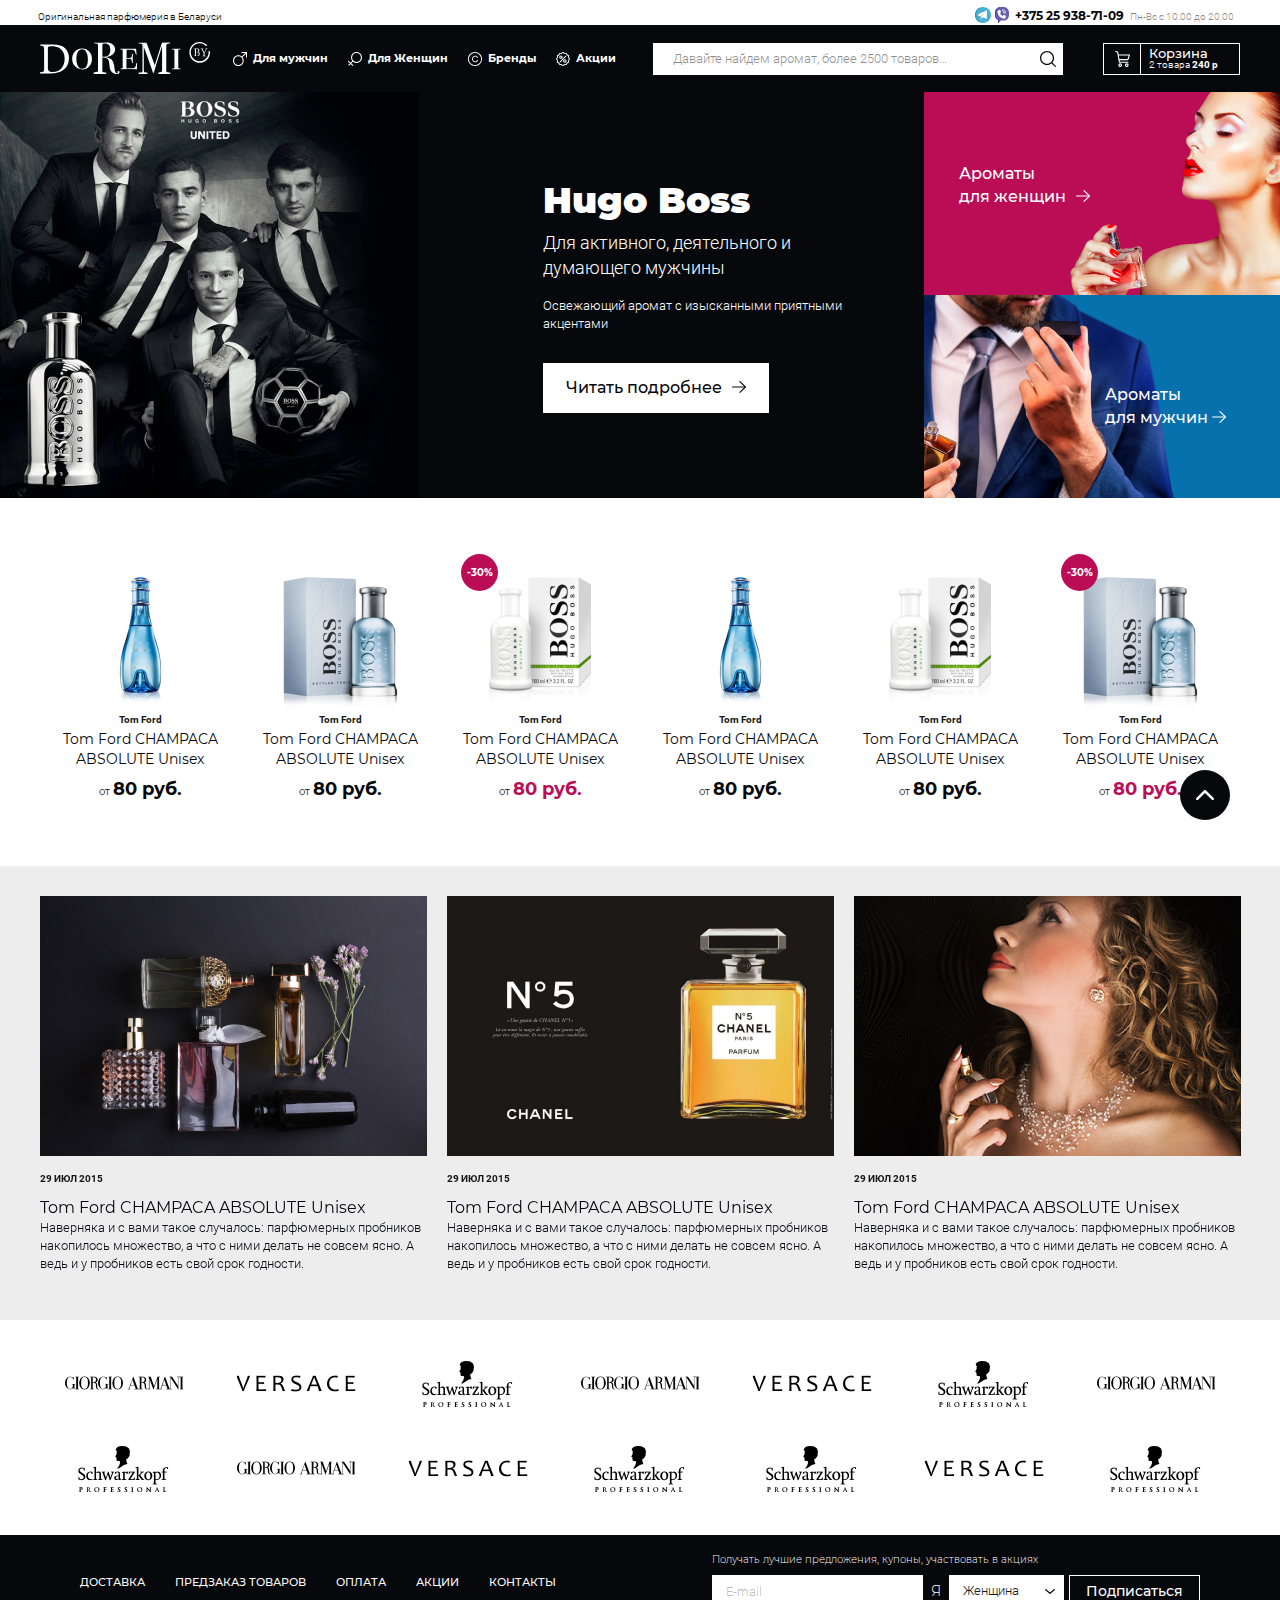
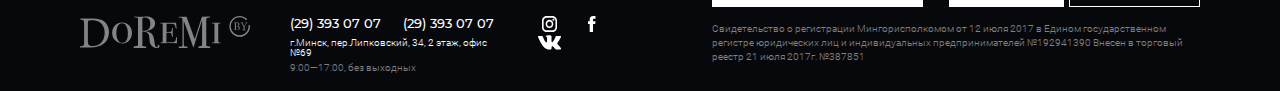
<file: index-page.html>
<!DOCTYPE html>
<html lang="ru">

<head>
    <meta charset="UTF-8">
    <title>TITLE</title>

    <meta name="description" content="">
    <meta name="keywords" content="">
    <meta name="viewport" content="width=device-width, initial-scale=1">
    <meta http-equiv="X-UA-Compatible" content="ie=edge">
    <meta name="format-detection" content="telephone=no">
    <meta name="format-detection" content="address=no">

    <!-- CSS -->
    <link rel="stylesheet" href="assets/css/desktop.css">
    <link rel="stylesheet" href="assets/css/tablet.css">
    <link rel="stylesheet" href="assets/css/mobile.css">

    <!-- favicon -->

    <!--[if IE 9]>
    <script src="http://html5shiv.googlecode.com/svn/trunk/html5.js"></script><![endif]-->
</head>

<body>

<header class="header">
    <div class="header-top">
        <div class="header-top__side">
            Оригинальная парфюмерия в Беларуси
        </div>
        <div class="header-top__side">
            <svg class="header-top__phone-ico">
                <use xlink:href='#svg-telegram' href='#svg-telegram'/>
            </svg>
            <svg class="header-top__phone-ico">
                <use xlink:href='#svg-viber' href='#svg-viber'/>
            </svg>
            <a href="tel:+375259387109" class="header-top__phone">+375 25 938-71-09</a>
            <span class="header-top__schedule">Пн-Вс с 10:00 до 20:00</span>
        </div>
    </div>
    <div class="header-bottom">
        <div class="header-bottom-left">
            <div class="header-mobile-btn">
                <svg class="header-mobile-btn__ico">
                    <use xlink:href='#svg-mobile-nav' href='#svg-mobile-nav'/>
                </svg>
            </div>
            <a href="/" class="header-logo">
                <svg class="header-logo__svg">
                    <use xlink:href='#svg-logo' href='#svg-logo'/>
                </svg>
            </a>
            <div class="header-nav-wrap">
                <ul class="header-nav">
                    <li>
                        <a href="#">
                            <svg class="header-nav__img">
                                <use xlink:href='#svg-nav-male' href='#svg-nav-male'/>
                            </svg>
                            Для мужчин
                        </a>
                    </li>
                    <li>
                        <a href="#">
                            <svg class="header-nav__img">
                                <use xlink:href='#svg-nav-female' href='#svg-nav-female'/>
                            </svg>
                            Для Женщин
                        </a>
                    </li>
                    <li>
                        <a href="#">
                            <svg class="header-nav__img">
                                <use xlink:href='#svg-nav-brands' href='#svg-nav-brands'/>
                            </svg>
                            Бренды
                        </a>
                    </li>
                    <li>
                        <a href="#">
                            <svg class="header-nav__img">
                                <use xlink:href='#svg-nav-sales' href='#svg-nav-sales'/>
                            </svg>
                            Акции
                        </a>
                    </li>
                </ul>
                <ul class="header-nav-mobile">
                    <li><a href="#">ДОСТАВКА</a></li>
                    <li><a href="#">ПРЕДЗАКАЗ ТОВАРОВ</a></li>
                    <li><a href="#">ОПЛАТА</a></li>
                    <li><a href="#">КОНТАКТЫ</a></li>
                </ul>
            </div>
        </div>
        <div class="header-bottom-right">
            <form action="" method="post" name="" class="search">
                <input type="text" name="search" class="search__field"
                       placeholder="Давайте найдем аромат, более 2500 товаров…">
                <button type="reset" class="search__reset">
                    <svg class="search__reset-svg">
                        <use xlink:href='#svg-close' href='#svg-close'/>
                    </svg>
                </button>
                <button type="submit" value="" class="search__submit">
                    <svg class="search__submit-svg">
                        <use xlink:href='#svg-magnifier' href='#svg-magnifier'/>
                    </svg>
                </button>
            </form>
            <div class="header-bottom-search-btn">
                <svg class="search-btn__svg-magnifier">
                    <use xlink:href='#svg-magnifier' href='#svg-magnifier'/>
                </svg>
                <svg class="search-btn__svg-close">
                    <use xlink:href='#svg-close' href='#svg-close'/>
                </svg>
            </div>
            <a href="#" class="header-basket">
                <div class="header-basket__img">
                    <svg class="header-basket__svg">
                        <use xlink:href='#svg-header-basket' href='#svg-header-basket'/>
                    </svg>
                </div>
                <div class="header-basket__desktop">
                    Корзина
                    <span class="header-basket__desktop-subtitle">
                    <span class="header-basket__count">2</span> товара <b>240 р</b>
                </span>
                </div>
            </a>
        </div>

        <!-- миникарта будет отображаться только при наличии позиций .header-basket-minicard__item -->
        <div class="header-basket-minicard">
            <div class="header-basket-minicard-inner">
                <div class="header-basket-minicard-items">
                    <div class="header-basket-minicard__item">
                        <div class="header-basket-minicard__img">
                            <img src="assets/images/Temp/minicard-img.png" alt="">
                        </div>
                        <div class="header-basket-minicard__description">
                            <div class="header-basket-minicard__title">Etro PEGASO Unisex</div>
                            <div class="header-basket-minicard__info">50 ml <span>1 шт.</span></div>
                            <div class="header-basket-minicard__price">80 руб.</div>
                        </div>
                        <div class="header-basket-minicard__close"></div>
                    </div>
                    <div class="header-basket-minicard__item">
                        <div class="header-basket-minicard__img">
                            <img src="assets/images/Temp/minicard-img.png" alt="">
                        </div>
                        <div class="header-basket-minicard__description">
                            <div class="header-basket-minicard__title">Etro PEGASO Unisex</div>
                            <div class="header-basket-minicard__info">50 ml <span>1 шт.</span></div>
                            <div class="header-basket-minicard__price">80 руб.</div>
                        </div>
                        <div class="header-basket-minicard__close"></div>
                    </div>
                </div>
                <a href="#" class="btn header-basket-minicard__lnk theme_red">Оформить заказ</a>
            </div>
        </div>
    </div>
    <div class="search-result">
        <div class="search-result__corner"></div>
        <div class="search-result-titles container">
            <div class="search-result__title">Возможно вы ищете</div>

            <div class="search-result-titles-inner">
                <a href="#" class="search-result-titles__item btn">Tom Ford CHAMPACA ABSOLUTE Unisex</a>
                <a href="#" class="search-result-titles__item btn">Tom Ford CHAMPACA ABSOLUTE Unisex</a>
                <a href="#" class="search-result-titles__item btn">Tom Ford CHAMPACA ABSOLUTE Unisex</a>
                <a href="#" class="search-result-titles__item btn">Tom Ford CHAMPACA ABSOLUTE Unisex</a>
                <a href="#" class="search-result-titles__item btn">Tom Ford CHAMPACA ABSOLUTE Unisex</a>
            </div>
        </div>
        <div class="search-result-products container">
            <div class="search-result__title">Товары</div>

            <div class="products-slider-container js_product-slider">
                <a href="#" class="products-slider-item">
                    <div class="product-slider__img">
                        <div class="product-slider__label-sale">-30%</div>
                        <img src="assets/images/Temp/sliders/pr-sl-1.png" alt="">
                    </div>
                    <div class="product-slider__brand">Tom Ford</div>
                    <div class="product-slider__title-wrap">
                        <div class="product-slider__title">Tom Ford CHAMPACA <br> ABSOLUTE Unisex</div>
                    </div>
                    <div class="product-slider__price">от <span>80 руб.</span></div>
                </a>
                <a href="#" class="products-slider-item">
                    <div class="product-slider__img">
                        <div class="product-slider__label-sale">-30%</div>
                        <img src="assets/images/Temp/sliders/pr-sl-3.png" alt="">
                    </div>
                    <div class="product-slider__brand">Tom Ford</div>
                    <div class="product-slider__title-wrap">
                        <div class="product-slider__title">Tom Ford CHAMPACA <br> ABSOLUTE Unisex</div>
                    </div>
                    <div class="product-slider__price">от <span>80 руб.</span></div>
                </a>
                <a href="#" class="products-slider-item sale">
                    <div class="product-slider__img">
                        <div class="product-slider__label-sale">-30%</div>
                        <img src="assets/images/Temp/sliders/pr-sl-2.png" alt="">
                    </div>
                    <div class="product-slider__brand">Tom Ford</div>
                    <div class="product-slider__title-wrap">
                        <div class="product-slider__title">Tom Ford CHAMPACA <br> ABSOLUTE Unisex</div>
                    </div>
                    <div class="product-slider__price">от <span>80 руб.</span></div>
                </a>
                <a href="#" class="products-slider-item">
                    <div class="product-slider__img">
                        <div class="product-slider__label-sale">-30%</div>
                        <img src="assets/images/Temp/sliders/pr-sl-1.png" alt="">
                    </div>
                    <div class="product-slider__brand">Tom Ford</div>
                    <div class="product-slider__title-wrap">
                        <div class="product-slider__title">Tom Ford CHAMPACA <br> ABSOLUTE Unisex</div>
                    </div>
                    <div class="product-slider__price">от <span>80 руб.</span></div>
                </a>
                <a href="#" class="products-slider-item">
                    <div class="product-slider__img">
                        <div class="product-slider__label-sale">-30%</div>
                        <img src="assets/images/Temp/sliders/pr-sl-2.png" alt="">
                    </div>
                    <div class="product-slider__brand">Tom Ford</div>
                    <div class="product-slider__title-wrap">
                        <div class="product-slider__title">Tom Ford CHAMPACA <br> ABSOLUTE Unisex</div>
                    </div>
                    <div class="product-slider__price">от <span>80 руб.</span></div>
                </a>
                <a href="#" class="products-slider-item sale">
                    <div class="product-slider__img">
                        <div class="product-slider__label-sale">-30%</div>
                        <img src="assets/images/Temp/sliders/pr-sl-3.png" alt="">
                    </div>
                    <div class="product-slider__brand">Tom Ford</div>
                    <div class="product-slider__title-wrap">
                        <div class="product-slider__title">Tom Ford CHAMPACA <br> ABSOLUTE Unisex</div>
                    </div>
                    <div class="product-slider__price">от <span>80 руб.</span></div>
                </a>
            </div>
        </div>
        <div class="container search-result-btn-wrap">
            <a href="#" class="search-result__show-btn btn theme_black">смотреть все 123</a>
        </div>
    </div>
</header>

<main class="main">
    <section class="images-nav">
        <div class="images-nav__big" style="background-image: url('assets/images/slide_1.jpg')">
            <div class="images-nav__big-info">
                <div class="images-nav__big-title">Hugo Boss</div>
                <div class="images-nav__big-subtitle">Для активного, деятельного и<br> думающего мужчины</div>
                <p>Освежающий аромат с изысканными приятными акцентами</p>
                <a href="" class="btn images-nav__big-btn theme_white">
                    Читать подробнее
                    <svg class="images-nav__svg svg-theme_black">
                        <use xlink:href='#svg-right-arrow' href='#svg-right-arrow'/>
                    </svg>
                </a>
            </div>
        </div>
        <div class="images-nav__double">
            <a href="#" class="images-nav__double-women images-nav__link"
               style="background-image: url('assets/images/slide_2.png')">
                <span class="images-nav__double-title">Ароматы<br> для женщин
                    <svg class="images-nav__svg svg-theme_white">
                        <use xlink:href='#svg-right-arrow' href='#svg-right-arrow'/>
                    </svg>
                </span>
            </a>
            <a href="#" class="images-nav__double-men images-nav__link"
               style="background-image: url('assets/images/slide_3.png')">
                <span class="images-nav__double-title">Ароматы<br> для мужчин
                    <svg class="images-nav__svg svg-theme_white">
                        <use xlink:href='#svg-right-arrow' href='#svg-right-arrow'/>
                    </svg>
                </span>
            </a>
        </div>
    </section>

    <section class="products-slider">
        <div class="container products-slider-container js_product-slider">
            <a href="#" class="products-slider-item">
                <div class="product-slider__img">
                    <div class="product-slider__label-sale">-30%</div>
                    <img src="assets/images/Temp/sliders/pr-sl-1.png" alt="">
                </div>
                <div class="product-slider__brand">Tom Ford</div>
                <div class="product-slider__title-wrap">
                    <div class="product-slider__title">Tom Ford CHAMPACA <br> ABSOLUTE Unisex</div>
                </div>
                <div class="product-slider__price">от <span>80 руб.</span></div>
            </a>
            <a href="#" class="products-slider-item">
                <div class="product-slider__img">
                    <div class="product-slider__label-sale">-30%</div>
                    <img src="assets/images/Temp/sliders/pr-sl-3.png" alt="">
                </div>
                <div class="product-slider__brand">Tom Ford</div>
                <div class="product-slider__title-wrap">
                    <div class="product-slider__title">Tom Ford CHAMPACA <br> ABSOLUTE Unisex</div>
                </div>
                <div class="product-slider__price">от <span>80 руб.</span></div>
            </a>
            <a href="#" class="products-slider-item sale">
                <div class="product-slider__img">
                    <div class="product-slider__label-sale">-30%</div>
                    <img src="assets/images/Temp/sliders/pr-sl-2.png" alt="">
                </div>
                <div class="product-slider__brand">Tom Ford</div>
                <div class="product-slider__title-wrap">
                    <div class="product-slider__title">Tom Ford CHAMPACA <br> ABSOLUTE Unisex</div>
                </div>
                <div class="product-slider__price">от <span>80 руб.</span></div>
            </a>
            <a href="#" class="products-slider-item">
                <div class="product-slider__img">
                    <div class="product-slider__label-sale">-30%</div>
                    <img src="assets/images/Temp/sliders/pr-sl-1.png" alt="">
                </div>
                <div class="product-slider__brand">Tom Ford</div>
                <div class="product-slider__title-wrap">
                    <div class="product-slider__title">Tom Ford CHAMPACA <br> ABSOLUTE Unisex</div>
                </div>
                <div class="product-slider__price">от <span>80 руб.</span></div>
            </a>
            <a href="#" class="products-slider-item">
                <div class="product-slider__img">
                    <div class="product-slider__label-sale">-30%</div>
                    <img src="assets/images/Temp/sliders/pr-sl-2.png" alt="">
                </div>
                <div class="product-slider__brand">Tom Ford</div>
                <div class="product-slider__title-wrap">
                    <div class="product-slider__title">Tom Ford CHAMPACA <br> ABSOLUTE Unisex</div>
                </div>
                <div class="product-slider__price">от <span>80 руб.</span></div>
            </a>
            <a href="#" class="products-slider-item sale">
                <div class="product-slider__img">
                    <div class="product-slider__label-sale">-30%</div>
                    <img src="assets/images/Temp/sliders/pr-sl-3.png" alt="">
                </div>
                <div class="product-slider__brand">Tom Ford</div>
                <div class="product-slider__title-wrap">
                    <div class="product-slider__title">Tom Ford CHAMPACA <br> ABSOLUTE Unisex</div>
                </div>
                <div class="product-slider__price">от <span>80 руб.</span></div>
            </a>
        </div>
    </section>

    <section class="articles-slider theme-bg_gray">
        <div class="container articles-slider-container js_articles-slider">
            <a href="#" class="articles-slider-item">
                <div class="articles-slider__img">
                    <img src="assets/images/Temp/sliders/nw-sli-1.jpg" alt="">
                </div>
                <div class="articles-slider__info">
                    <div class="articles-slider__date">29 июл 2015</div>
                    <div class="articles-slider__title-wrap">
                        <div class="articles-slider__title">Tom Ford CHAMPACA ABSOLUTE Unisex</div>
                    </div>
                    <div class="articles-slider__description">
                        Наверняка и с вами такое случалось: парфюмерных пробников накопилось множество,
                        а что с ними делать не совсем ясно. А ведь и у пробников есть свой срок годности.
                    </div>
                </div>
            </a>
            <a href="#" class="articles-slider-item">
                <div class="articles-slider__img">
                    <img src="assets/images/Temp/sliders/nw-sli-2.jpg" alt="">
                </div>
                <div class="articles-slider__info">
                    <div class="articles-slider__date">29 июл 2015</div>
                    <div class="articles-slider__title-wrap">
                        <div class="articles-slider__title">Tom Ford CHAMPACA ABSOLUTE Unisex</div>
                    </div>
                    <div class="articles-slider__description">
                        Наверняка и с вами такое случалось: парфюмерных пробников накопилось множество,
                        а что с ними делать не совсем ясно. А ведь и у пробников есть свой срок годности.
                    </div>
                </div>
            </a>
            <a href="#" class="articles-slider-item">
                <div class="articles-slider__img">
                    <img src="assets/images/Temp/sliders/nw-sli-3.jpg" alt="">
                </div>
                <div class="articles-slider__info">
                    <div class="articles-slider__date">29 июл 2015</div>
                    <div class="articles-slider__title-wrap">
                        <div class="articles-slider__title">Tom Ford CHAMPACA ABSOLUTE Unisex</div>
                    </div>
                    <div class="articles-slider__description">
                        Наверняка и с вами такое случалось: парфюмерных пробников накопилось множество,
                        а что с ними делать не совсем ясно. А ведь и у пробников есть свой срок годности.
                    </div>
                </div>
            </a>
        </div>
    </section>

    <section class="brands-slider">
        <div class="container brands-slider-container js_brands-slider">
            <a href="#" class="brands-slider-item">
                <img src="assets/images/Brands/armani.png" alt="">
            </a>
            <a href="#" class="brands-slider-item">
                <img src="assets/images/Brands/SCHWARZKOPF.png" alt="">
            </a>
            <a href="#" class="brands-slider-item">
                <img src="assets/images/Brands/VERSACE.png" alt="">
            </a>
            <a href="#" class="brands-slider-item">
                <img src="assets/images/Brands/armani.png" alt="">
            </a>
            <a href="#" class="brands-slider-item">
                <img src="assets/images/Brands/SCHWARZKOPF.png" alt="">
            </a>
            <a href="#" class="brands-slider-item">
                <img src="assets/images/Brands/VERSACE.png" alt="">
            </a>
            <a href="#" class="brands-slider-item">
                <img src="assets/images/Brands/armani.png" alt="">
            </a>
            <a href="#" class="brands-slider-item">
                <img src="assets/images/Brands/SCHWARZKOPF.png" alt="">
            </a>
            <a href="#" class="brands-slider-item">
                <img src="assets/images/Brands/VERSACE.png" alt="">
            </a>
            <a href="#" class="brands-slider-item">
                <img src="assets/images/Brands/SCHWARZKOPF.png" alt="">
            </a>
            <a href="#" class="brands-slider-item">
                <img src="assets/images/Brands/SCHWARZKOPF.png" alt="">
            </a>
            <a href="#" class="brands-slider-item">
                <img src="assets/images/Brands/VERSACE.png" alt="">
            </a>
            <a href="#" class="brands-slider-item">
                <img src="assets/images/Brands/armani.png" alt="">
            </a>
            <a href="#" class="brands-slider-item">
                <img src="assets/images/Brands/SCHWARZKOPF.png" alt="">
            </a>
        </div>
    </section>
</main>

<footer class="footer">
    <div class="footer-container container">
        <div class="footer-half-section">
            <ul class="footer-nav">
                <li><a href="#">ДОСТАВКА</a></li>
                <li><a href="#">ПРЕДЗАКАЗ ТОВАРОВ</a></li>
                <li><a href="#">ОПЛАТА</a></li>
                <li><a href="#">АКЦИИ</a></li>
                <li><a href="#">КОНТАКТЫ</a></li>
            </ul>
            <div class="footer-half__bottom">
                <a href="#" class="footer-logo">
                    <svg class="footer-logo__svg">
                        <use xlink:href='#svg-logo' href='#svg-logo'/>
                    </svg>
                </a>

                <address class="footer-address">
                    <div class="footer-address__phones">
                        <a href="tel:+375293930707">(29) 393 07 07</a>
                        <a href="tel:+375293930707">(29) 393 07 07</a>
                    </div>
                    <div class="footer-address__info">г.Минск, пер.Липковский, 34, 2 этаж, офис №69</div>
                    <div class="footer-address__shcedule">9:00—17:00, без выходных</div>
                </address>

                <div class="footer-social">
                    <a href="#" class="footer-social__insta">
                        <svg class="footer-social__svg">
                            <use xlink:href='#svg-insta' href='#svg-insta'/>
                        </svg>
                    </a>
                    <a href="#" class="footer-social__fb">
                        <svg class="footer-social__svg">
                            <use xlink:href='#svg-fb' href='#svg-fb'/>
                        </svg>
                    </a>
                    <a href="#" class="footer-social__vk">
                        <svg class="footer-social__svg">
                            <use xlink:href='#svg-vk' href='#svg-vk'/>
                        </svg>
                    </a>
                </div>
            </div>
        </div>
        <div class="footer-half-section">
            <div class="footer-subscribe-info">Получать лучшие предложения, купоны, участвовать в акциях</div>
            <form action="" method="post" name="footer-subscribe" class="footer-subscribe">
                <input type="email" name="" placeholder="E-mail" class="footer-subscribe__email">
                <span class="footer-subscribe__deliver">Я</span>
                <select name="subscribe_sex" title="" class="footer-subscribe__sex js_custom-select">
                    <option value="Женщина">Женщина</option>
                    <option value="Мужчина">Мужчина</option>
                </select>
                <input type="submit" value="Подписаться" class="footer-subscribe__submit">
            </form>
            <div class="footer-registration">
                Свидетельство о регистрации Мингорисполкомом от 12 июля 2017 в Едином государственном регистре
                юридических
                лиц и индивидуальных предпринимателей №192941390 Внесен в торговый реестр 21 июля 2017г. №387851
            </div>
        </div>
    </div>
</footer>

<div class="up-btn">
    <svg class="up-btn__svg">
        <use xlink:href='#svg-toup' href='#svg-toup'/>
    </svg>
</div>

<svg style="display: none;">
    <symbol id="svg-logo" viewBox="0 0 170 32">
        <path d="M0.368125 2.59833V3.86037C3.75487 4.15732 4.123 4.38003 4.123 8.16616V26.0575C4.123 29.8436 3.75487 30.1406 0 30.3633V31.5511H10.4547C15.903 31.5511 20.2469 30.4375 23.56 27.8392C26.9467 25.2409 29.0082 21.3063 29.0082 15.9611C29.0819 12.3977 27.7566 8.90854 25.327 6.38446C22.6029 3.78613 18.4062 2.59833 12.8107 2.59833H0.368125ZM7.87787 7.20107C7.87787 5.4936 8.02512 4.97394 8.46687 4.67698C8.90862 4.38003 10.0866 4.15732 11.9272 4.15732C14.8722 4.15732 17.4491 4.67699 19.437 6.01327C22.971 8.09193 24.6644 12.1008 24.6644 16.6293C24.6644 23.7561 20.8359 29.9921 12.5899 29.9921C9.35037 29.9921 7.87787 29.1755 7.87787 25.7605V7.20107ZM49.1815 9.57668C47.4145 7.57226 44.8376 6.45869 42.1871 6.53293C39.463 6.45869 36.8861 7.49802 34.9719 9.42821C33.0576 11.4326 32.1005 14.1052 32.1741 16.9262C32.1005 19.673 33.2049 22.4198 35.1191 24.35C36.9597 26.3544 39.6102 27.468 42.3343 27.3938C44.9112 27.468 47.4145 26.3544 49.1078 24.4243C50.9485 22.4198 51.9792 19.8215 51.9056 17.1489C52.0528 14.3279 51.0957 11.6553 49.1815 9.57668ZM42.408 26.7999C40.5673 26.7999 38.874 25.8348 37.9905 24.2015C36.9597 22.4941 36.3707 20.1185 36.3707 17.0747C36.2971 14.9218 36.6652 12.7689 37.4015 10.7645C38.3586 8.38888 39.9047 7.20107 42.1135 7.20107C43.586 7.12683 44.9848 7.86921 45.7947 9.13126C47.1936 11.1357 47.8562 13.8082 47.8562 17.2974C47.8562 23.6076 46.0156 26.7999 42.408 26.7999ZM78.4842 29.1012C78.0424 29.027 77.6007 29.324 77.5271 29.7694C77.5271 29.8436 77.5271 29.9179 77.5271 29.9921C77.5271 30.289 77.6007 30.5118 77.7479 30.8087L77.8216 30.8829C77.8216 31.0314 77.6007 31.1799 77.159 31.1799C75.7601 31.1799 74.9502 29.9921 74.6557 27.5422C74.2876 23.2365 73.4777 20.2669 72.2997 18.5595C71.1217 16.852 68.9866 15.8127 65.8943 15.293C65.5998 15.293 65.4526 15.2188 65.4526 15.1445C65.5998 15.0703 65.7471 14.996 65.8943 14.996C68.324 14.9218 70.68 14.1052 72.5942 12.6204C74.214 11.4326 75.0975 9.50245 75.0975 7.49802C75.1711 5.4936 74.2876 3.63766 72.6678 2.44985C71.0481 1.18781 68.913 0.593903 66.1888 0.593903C65.7471 0.593903 64.8636 0.66814 63.6856 0.742378C62.6548 0.816616 61.7713 0.816616 61.1823 0.816616L55.2923 0.66814C55.1451 0.66814 54.9978 0.593903 54.9242 0.593903C54.4825 0.593903 54.188 0.742378 54.188 1.03933C54.188 1.33628 54.5561 1.41052 55.2923 1.41052C56.6176 1.48476 57.3538 1.63323 57.6483 1.85595C57.8692 2.07866 58.0165 2.82104 58.0165 4.00884V28.5816C58.0165 29.6209 57.9428 29.3982 57.8692 29.5467C57.722 29.9179 55.0715 30.4375 53.6726 30.4375C53.6726 30.9572 53.6726 31.4026 53.6726 31.9223H66.1888C66.1888 31.9223 66.2625 30.4375 66.1888 30.4375C64.7163 30.3633 62.3603 30.6602 62.3603 29.6209V15.59C64.7163 15.6642 66.3361 16.1096 67.3668 16.852C68.3976 17.5944 68.9866 19.0049 69.2075 20.8608C69.502 23.9788 69.7965 25.9833 69.9437 26.7256C70.1646 27.6165 70.5327 28.4331 71.0481 29.1012C72.2261 30.9572 74.2876 32.0708 76.4227 31.9965C78.4842 31.9965 79.5149 31.4026 79.5149 30.1406C79.5886 29.6209 79.2205 29.1012 78.7051 29.027C78.6314 29.1012 78.5578 29.1012 78.4842 29.1012ZM68.4712 13.1401C67.2196 14.1794 65.1581 14.6991 62.3603 14.6991V3.3407C62.2867 2.82104 62.5076 2.30137 62.8757 1.93018C63.4647 1.63323 64.201 1.48476 64.8636 1.55899C68.5448 1.55899 70.3118 3.71189 70.3118 7.94345C70.3855 10.3191 69.7228 12.0265 68.4712 13.1401ZM96.5959 21.0836C96.3014 21.0836 96.1542 21.3063 96.0806 21.7517C95.8597 24.2758 95.1971 25.6863 94.0191 26.0575C93.2828 26.2802 90.7059 26.3544 86.4357 26.4287V16.7778H87.5401C89.4543 16.7778 90.5587 16.9262 91.0004 17.2232C91.4422 17.5201 91.6631 18.4852 91.8839 20.1185C91.9576 20.8608 92.1784 21.232 92.3993 21.232C92.6938 21.232 92.8411 21.0093 92.8411 20.4897C92.8411 20.3412 92.8411 20.1185 92.8411 19.8957C92.7674 19.1534 92.7674 17.8913 92.7674 15.9611C92.7674 15.59 92.7674 14.996 92.8411 14.2537C92.9147 13.5113 92.9147 12.9916 92.9147 12.6204C92.9147 12.0265 92.7674 11.7296 92.4729 11.7296C92.1784 11.7296 92.0312 12.175 91.9576 12.9916C91.8103 14.4021 91.5158 15.2188 91.0741 15.59C90.6323 15.8869 89.4543 16.0354 87.6137 16.0354H86.5829V7.72074H88.7917C90.3378 7.6465 91.8839 7.72074 93.3564 8.01769C94.5344 8.38888 95.2707 9.72516 95.7124 11.9523C95.8597 12.5462 96.0069 12.8432 96.3014 12.8432C96.5223 12.8432 96.5959 12.6204 96.5959 12.2492C96.5959 12.1008 96.5959 11.8781 96.5223 11.7296C96.3751 9.50245 96.2278 8.2404 96.1542 7.79498L96.0806 7.12683V6.82988H80.9138C80.5457 6.82988 80.4721 6.97836 80.4721 7.20107C80.4721 7.42379 80.4721 7.49802 80.8402 7.49802C81.3556 7.49802 81.8709 7.49802 82.3863 7.57226C82.6072 7.6465 82.6808 8.31464 82.6808 9.50245V24.7954C82.7544 25.3151 82.6808 25.8348 82.4599 26.2802C81.9446 26.5029 81.3556 26.5772 80.8402 26.5029C80.4721 26.5029 80.3248 26.6514 80.3248 26.8741C80.3248 27.0968 80.6193 27.2453 81.2819 27.2453L89.7488 27.0968L97.1113 27.2453C97.0377 26.9483 96.9641 26.6514 96.9641 26.3544V23.7561C96.9641 23.4592 96.9641 23.1622 97.0377 22.791C97.1113 22.4198 97.1113 22.2714 97.1113 22.1971C97.0377 21.529 96.8904 21.0836 96.5959 21.0836ZM126.267 28.3589V7.57226C126.267 4.3058 126.34 2.52409 126.488 2.37561C126.856 1.93018 127.371 1.70747 127.96 1.63323C128.549 1.55899 129.065 1.55899 129.654 1.55899C130.169 1.55899 130.39 1.41052 130.39 1.11357C130.39 0.965092 130.316 0.816616 130.169 0.742378C129.654 0.593903 129.065 0.593903 128.549 0.593903L122.07 0.66814C121.849 1.26204 121.555 1.93018 121.26 2.82104L116.548 17.5201C115.959 19.3761 115.37 21.3063 114.781 23.2365C111.689 14.6249 109.775 9.42821 109.112 7.6465C107.566 3.3407 106.683 1.03933 106.535 0.66814C105.799 0.66814 104.547 0.66814 102.854 0.66814H99.7618C98.8783 0.66814 98.4366 0.816616 98.4366 1.18781C98.4366 1.41052 98.6574 1.55899 99.1728 1.55899C99.9827 1.55899 100.866 1.70747 101.676 1.93018C102.044 2.07866 102.339 2.37561 102.412 2.7468C102.486 2.96951 102.486 4.3058 102.486 6.75565V28.1362C102.486 29.4724 102.265 29.9921 102.339 29.6951C102.339 30.3633 100.866 30.4375 98.5838 30.4375C98.8783 30.4375 98.6574 31.9223 98.5838 31.9223C98.5838 31.9223 106.02 31.9223 107.419 31.9223C107.492 31.4026 107.492 30.9572 107.419 30.4375C105.357 30.5118 103.958 30.1406 103.958 29.3982C103.885 29.324 103.811 27.3195 103.811 21.9002V7.42379C103.811 6.45869 103.811 5.64208 103.811 5.12241L105.578 9.87364C109.554 20.6381 111.91 27.3938 112.793 30.1406C113.014 30.8829 113.235 31.1799 113.456 31.1799C113.603 31.1799 113.898 30.5118 114.34 29.1012L116.401 22.0486C118.683 14.8476 120.377 9.42821 121.555 5.86479C121.923 4.82546 122.07 4.3058 122.07 4.3058V27.3938C122.07 29.2497 121.997 29.4724 121.849 29.6209C121.555 29.9179 120.671 30.5118 118.463 30.5118C118.389 31.0314 118.389 31.4769 118.463 31.9965H130.243C130.095 31.9965 130.463 30.5118 130.243 30.5118C125.899 30.0663 126.267 29.6951 126.267 28.3589ZM140.108 26.5029C139.593 26.5029 139.078 26.4287 138.562 26.2802C138.341 26.206 138.194 25.9833 138.268 25.6863V8.90854C138.194 8.46312 138.268 8.09193 138.415 7.72074C138.636 7.57226 138.93 7.49802 139.151 7.49802C140.182 7.49802 140.624 7.34955 140.624 7.20107C140.624 6.97836 140.403 6.82988 139.887 6.82988H132.599C132.23 6.82988 132.01 6.90412 132.01 7.12683C132.01 7.27531 132.157 7.42379 132.304 7.42379H132.378H133.703C133.997 7.42379 134.218 7.49802 134.366 7.79498C134.439 8.46312 134.513 9.13126 134.439 9.87364V24.35C134.439 25.0182 134.439 25.6121 134.366 26.2802C134.292 26.4287 133.85 26.5029 132.967 26.5772C132.304 26.5772 132.01 26.7256 132.01 26.9483C132.01 27.0968 132.23 27.1711 132.746 27.1711H140.182C140.476 27.1711 140.55 27.0968 140.55 26.8741C140.624 26.6514 140.403 26.5772 140.108 26.5029Z"/>
        <path d="M157.778 10.0221C158.662 9.87363 159.324 9.13125 159.398 8.2404C159.398 7.72073 159.177 7.20107 158.735 6.90412C158.22 6.60716 157.557 6.45869 156.968 6.53293H153.95V6.82988C154.907 6.90411 154.907 6.97835 154.907 7.94344V12.6947C154.907 13.6598 154.833 13.734 153.802 13.8082V14.1052H156.379C157.189 14.1794 157.999 13.9567 158.662 13.6598C159.324 13.3628 159.766 12.6204 159.766 11.8781C159.913 10.7645 158.956 10.2448 157.778 10.0221ZM155.938 9.94787V7.64649C155.864 7.42378 155.938 7.20107 156.085 7.05259C156.306 6.97835 156.527 6.90412 156.747 6.90412C157.557 6.82988 158.22 7.34954 158.294 8.16616C158.294 8.2404 158.294 8.31463 158.294 8.46311C158.294 9.4282 157.778 9.94787 156.453 9.94787H155.938ZM155.938 10.3191H156.453C157.925 10.3191 158.735 10.8387 158.735 12.1008C158.809 12.9916 158.073 13.8082 157.189 13.8825C157.116 13.8825 157.042 13.8825 156.895 13.8825C156.158 13.8825 155.938 13.6598 155.938 12.7689V10.3191ZM167.644 6.53293H165.067V6.82988C165.951 6.90411 166.024 7.05259 165.73 7.64649C165.435 8.38887 164.773 9.50244 164.331 10.3191C163.815 9.4282 163.226 8.46311 162.785 7.49802C162.564 7.12683 162.564 6.97835 163.374 6.82988V6.53293H160.576V6.82988C161.312 6.90411 161.386 7.05259 161.901 7.86921C162.564 8.98278 163.006 9.72515 163.374 10.4675C163.521 10.6902 163.595 10.913 163.595 11.1357V12.6947C163.595 13.734 163.521 13.8082 162.417 13.8825V14.1794H165.73V13.8825C164.625 13.8082 164.552 13.734 164.552 12.6947V11.1357C164.552 10.8387 164.625 10.616 164.773 10.3933C165.362 9.35396 165.73 8.68582 166.245 7.79497C166.466 7.20107 167.055 6.82988 167.644 6.82988V6.53293Z"/>
        <path d="M169.926 9.05702L168.527 9.35397C168.527 9.65092 168.601 10.0221 168.601 10.3191C168.601 15.293 164.625 19.3018 159.693 19.3018C154.76 19.3018 150.784 15.293 150.784 10.3191C150.784 5.34513 154.76 1.33628 159.693 1.33628C162.196 1.33628 164.552 2.44985 166.098 4.15732L167.276 3.3407C165.435 1.33628 162.711 0 159.693 0C154.023 0 149.385 4.67699 149.385 10.3933C149.385 16.1096 154.023 20.7866 159.693 20.7866C165.362 20.7866 170 16.1096 170 10.3933C170 9.94787 170 9.50245 169.926 9.05702Z"/>
    </symbol>
    <symbol id="svg-nav-male" viewBox="0 0 14 14">
        <path d="M13.4815 0H8.8321C8.53826 0 8.31359 0.224697 8.31359 0.518504C8.31359 0.81231 8.53829 1.03701 8.8321 1.03701H12.237L8.76299 4.51111C7.82966 3.75061 6.65434 3.28395 5.35806 3.28395C2.40246 3.28395 0 5.68644 0 8.64197C0 11.5975 2.40246 14 5.35803 14C8.31359 14 10.7161 11.5975 10.7161 8.64197C10.7161 7.34566 10.2494 6.17037 9.48889 5.23704L12.963 1.76297V5.1679C12.963 5.46174 13.1877 5.6864 13.4815 5.6864C13.7753 5.6864 14 5.46171 14 5.1679V0.518504C14 0.224697 13.7753 0 13.4815 0ZM5.35803 12.963C2.97284 12.963 1.03704 11.0272 1.03704 8.64201C1.03704 6.25682 2.97284 4.32102 5.35803 4.32102C7.74322 4.32102 9.67901 6.25682 9.67901 8.64201C9.67901 11.0272 7.74322 12.963 5.35803 12.963Z"/>
    </symbol>
    <symbol id="svg-nav-female" viewBox="0 0 14 14">
        <path d="M8.5135 0C5.48819 0 3.02701 2.46118 3.02701 5.4865C3.02701 8.51164 5.48819 10.973 8.5135 10.973C11.5388 10.973 14 8.51162 14 5.4865C14 2.46118 11.5388 0 8.5135 0ZM8.5135 9.94104C6.05732 9.94104 4.05896 7.94287 4.05896 5.4865C4.05896 3.03032 6.05732 1.03195 8.5135 1.03195C10.9697 1.03195 12.968 3.03029 12.968 5.4865C12.968 7.94284 10.9697 9.94104 8.5135 9.94104Z"/>
        <path d="M5.3697 8.63028C5.16829 8.4287 4.84153 8.4287 4.64011 8.63028L0.426361 12.844C0.224782 13.0454 0.224782 13.3722 0.426361 13.5736C0.526986 13.6744 0.659056 13.7248 0.791154 13.7248C0.923251 13.7248 1.05532 13.6744 1.15595 13.5736L5.3697 9.35986C5.57128 9.15848 5.57128 8.83169 5.3697 8.63028Z"/>
        <path d="M5.09452 13.1192L0.880769 8.90549C0.679383 8.70391 0.352598 8.70391 0.151184 8.90549C-0.0503945 9.1069 -0.0503945 9.43366 0.151184 9.63507L4.36494 13.8488C4.46556 13.9496 4.59763 14 4.72973 14C4.86183 14 4.9939 13.9496 5.09452 13.8488C5.2961 13.6474 5.2961 13.3207 5.09452 13.1192Z"/>
    </symbol>
    <symbol id="svg-nav-brands" viewBox="0 0 14 14">
        <path d="M7 0C3.14015 0 0 3.14015 0 7C0 10.8598 3.14015 14 7 14C10.8598 14 14 10.8598 14 7C14 3.14015 10.8598 0 7 0ZM7 13.0894C3.64235 13.0894 0.910688 10.3577 0.910688 7C0.910688 3.64229 3.64235 0.910688 7 0.910688C10.3577 0.910688 13.0893 3.64235 13.0893 7C13.0893 10.3577 10.3577 13.0894 7 13.0894Z"/>
        <path d="M9.85556 8.14067C9.64368 8.00523 9.36212 8.06711 9.22658 8.27889C8.78672 8.96661 8.03748 9.37718 7.22236 9.37718C5.91158 9.37718 4.84521 8.31077 4.84521 6.99998C4.84521 5.6892 5.91158 4.62278 7.22236 4.62278C8.01329 4.62278 8.75029 5.01473 9.1939 5.67124C9.33465 5.87953 9.61762 5.93438 9.82612 5.79357C10.0345 5.65282 10.0893 5.36975 9.94845 5.16136C9.33536 4.25385 8.3162 3.7121 7.22236 3.7121C5.40943 3.7121 3.93452 5.18701 3.93452 6.99998C3.93452 8.81296 5.40943 10.2879 7.22236 10.2879C8.34964 10.2879 9.3857 9.72031 9.99378 8.7696C10.1293 8.55776 10.0674 8.27621 9.85556 8.14067Z"/>
    </symbol>
    <symbol id="svg-nav-sales" viewBox="0 0 14 14">
        <path d="M13.9194 6.73113L13.0314 5.38438L13.1202 3.77098C13.1307 3.57741 13.0257 3.39574 12.8527 3.30833L11.4172 2.58309L10.6918 1.14729C10.6042 0.974065 10.4226 0.870378 10.229 0.879812L8.61558 0.968706L7.269 0.0806976C7.1059 -0.0268992 6.89442 -0.0268992 6.73132 0.0806976L5.38457 0.968706L3.77117 0.879812C3.57484 0.869722 3.39577 0.974065 3.30835 1.14729L2.58312 2.58309L1.14731 3.30833C0.974255 3.39574 0.869256 3.57741 0.879838 3.77114L0.968732 5.38455L0.0806975 6.7313C-0.0268992 6.8944 -0.0268992 7.10588 0.0806975 7.26898L0.968705 8.61557L0.879811 10.229C0.869229 10.4227 0.974228 10.6044 1.14728 10.6918L2.58309 11.4172L3.30832 12.8527C3.39574 13.026 3.57839 13.1302 3.77097 13.1201L5.38438 13.0314L6.73113 13.9194C6.81269 13.9731 6.90629 14 6.99989 14C7.09348 14 7.18708 13.9731 7.26897 13.9193L8.61556 13.0312L10.229 13.12C10.4225 13.1304 10.6042 13.0259 10.6918 12.8525L11.4172 11.417L12.8526 10.6916C13.0258 10.6042 13.1307 10.4224 13.1201 10.2288L13.0314 8.6154L13.9194 7.26882C14.0269 7.10571 14.0269 6.89427 13.9194 6.73113ZM12.1268 8.21269C12.0693 8.30011 12.0411 8.40363 12.047 8.50833L12.127 9.96399L10.8331 10.6177C10.74 10.6648 10.6645 10.7403 10.6174 10.8334L9.96367 12.1273L8.50802 12.0473C8.40252 12.0424 8.2998 12.0695 8.21238 12.1271L6.99991 12.9266L5.78728 12.1271C5.70736 12.0745 5.61393 12.0465 5.51852 12.0465C5.50958 12.0465 5.50061 12.0469 5.49167 12.0472L4.03602 12.1271L3.38226 10.8333C3.3352 10.7402 3.25968 10.6646 3.16657 10.6176L1.87257 9.96382L1.95266 8.50816C1.95835 8.40366 1.93035 8.29994 1.87274 8.21252L1.07324 7.00006L1.87287 5.78743C1.93051 5.70001 1.95851 5.59649 1.9528 5.49179L1.87271 4.03629L3.16671 3.38254C3.25982 3.33548 3.33537 3.25996 3.3824 3.16685L4.03615 1.87285L5.49165 1.95294C5.59697 1.95928 5.69987 1.93079 5.78728 1.87301L6.99991 1.07354L8.21254 1.87285C8.29979 1.93046 8.40365 1.95849 8.50818 1.95277L9.96384 1.87268L10.6176 3.16669C10.6647 3.25979 10.7402 3.33534 10.8333 3.38237L12.1271 4.03613L12.0472 5.49179C12.0413 5.5963 12.0693 5.70001 12.127 5.78743L12.9264 7.00006L12.1268 8.21269Z"/>
        <path d="M4.96504 3.41873C4.02265 3.41873 3.25574 4.18547 3.25574 5.12803C3.25574 6.07059 4.02265 6.83733 4.96504 6.83733C5.9076 6.83733 6.67434 6.07042 6.67434 5.12803C6.67434 4.18564 5.90743 3.41873 4.96504 3.41873ZM4.96504 5.86056C4.56115 5.86056 4.23248 5.53189 4.23248 5.128C4.23248 4.72411 4.56115 4.39544 4.96504 4.39544C5.3691 4.39544 5.6976 4.72411 5.6976 5.128C5.6976 5.53189 5.3689 5.86056 4.96504 5.86056Z"/>
        <path d="M8.87198 7.32562C7.92942 7.32562 7.16268 8.09236 7.16268 9.03492C7.16268 9.97748 7.92942 10.7442 8.87198 10.7442C9.81454 10.7442 10.5813 9.97748 10.5813 9.03492C10.5813 8.09236 9.81451 7.32562 8.87198 7.32562ZM8.87198 9.76748C8.46809 9.76748 8.13942 9.43881 8.13942 9.03492C8.13942 8.63103 8.46809 8.30236 8.87198 8.30236C9.27603 8.30236 9.60454 8.63103 9.60454 9.03492C9.60451 9.43881 9.27584 9.76748 8.87198 9.76748Z"/>
        <path d="M10.1289 3.8711C9.93811 3.6803 9.62913 3.6803 9.43833 3.8711L3.87092 9.43851C3.68014 9.62913 3.68014 9.93844 3.87092 10.1291C3.96616 10.2245 4.09117 10.2722 4.21618 10.2722C4.3412 10.2722 4.46624 10.2245 4.56145 10.1291L10.1288 4.56169C10.3197 4.37105 10.3197 4.06174 10.1289 3.8711Z"/>
    </symbol>
    <symbol id="svg-header-basket" viewBox="0 0 15 16">
        <path d="M5.14816 12.345C4.14742 12.345 3.33337 13.1648 3.33337 14.1725C3.33337 15.1803 4.14745 16 5.14816 16C6.1489 16 6.96295 15.18 6.96295 14.1725C6.96295 13.165 6.1489 12.345 5.14816 12.345ZM5.14816 14.8813C4.76019 14.8813 4.44447 14.5636 4.44447 14.1727C4.44447 13.7818 4.76019 13.4641 5.14816 13.4641C5.53632 13.4641 5.85186 13.7818 5.85186 14.1727C5.85186 14.5636 5.53632 14.8813 5.14816 14.8813Z"/>
        <path d="M11.7408 12.345C10.7399 12.345 9.92587 13.1648 9.92587 14.1725C9.92587 15.1803 10.74 16 11.7408 16C12.7414 16 13.5556 15.1802 13.5556 14.1725C13.5556 13.1648 12.7414 12.345 11.7408 12.345ZM11.7408 14.8811C11.3527 14.8811 11.037 14.5632 11.037 14.1725C11.037 13.7818 11.3527 13.4641 11.7408 13.4641C12.1288 13.4641 12.4445 13.7816 12.4445 14.1725C12.4445 14.5634 12.129 14.8811 11.7408 14.8811Z"/>
        <path d="M4.35185 11.7857H12.9999C13.3069 11.7857 13.5555 11.5353 13.5555 11.2263C13.5555 10.9173 13.3068 10.6669 12.9999 10.6669H4.82426L3.23371 0.842501C3.19557 0.607156 3.01372 0.422187 2.78057 0.381343L0.650956 0.0083739C0.347798 -0.044595 0.0609636 0.159249 0.00836321 0.463562C-0.0444233 0.768094 0.158189 1.05769 0.460385 1.11066L2.20054 1.41538L3.80347 11.3162C3.84741 11.5871 4.07944 11.7857 4.35185 11.7857Z"/>
        <path d="M14.8932 3.62404C14.7886 3.47951 14.6219 3.3941 14.4443 3.3941H3.14813V4.51298H13.6823L12.5395 8.0934H3.94443V9.21227H12.9445C13.1856 9.21227 13.3995 9.05524 13.4734 8.82402L14.9734 4.1247C15.0277 3.95448 14.9978 3.76839 14.8932 3.62404Z"/>
    </symbol>
    <symbol id="svg-right-arrow" viewBox="0 0 14 12">
        <path d="M13.3246 5.44448H0.563016C0.252058 5.44448 0 5.69336 0 6.00004C0 6.30671 0.252031 6.55559 0.563016 6.55559H13.3246C13.6355 6.55559 13.8876 6.3069 13.8876 6.00004C13.8876 5.69317 13.6356 5.44448 13.3246 5.44448Z"/>
        <path d="M13.835 5.60707L8.31772 0.16264C8.09777 -0.0542134 7.74158 -0.0542134 7.52163 0.16264C7.30167 0.379682 7.30167 0.731526 7.52163 0.94838L12.6409 6.00001L7.52163 11.0517C7.30167 11.2685 7.30167 11.6204 7.52163 11.8372C7.6316 11.9457 7.77554 12 7.91967 12C8.06381 12 8.20775 11.9457 8.31772 11.8372L13.835 6.39281C14.055 6.17577 14.055 5.8239 13.835 5.60707Z"/>
    </symbol>
    <symbol id="svg-magnifier" viewBox="0 0 16 16">
        <path d="M7.04606 0C3.16097 0 0 3.16097 0 7.04606C0 10.9314 3.16097 14.0921 7.04606 14.0921C10.9314 14.0921 14.0921 10.9314 14.0921 7.04606C14.0921 3.16097 10.9314 0 7.04606 0ZM7.04606 12.7913C3.87815 12.7913 1.30081 10.214 1.30081 7.04609C1.30081 3.87819 3.87815 1.30081 7.04606 1.30081C10.214 1.30081 12.7913 3.87816 12.7913 7.04606C12.7913 10.214 10.214 12.7913 7.04606 12.7913Z"/>
        <path d="M15.8094 14.8898L12.0804 11.1608C11.8263 10.9067 11.4148 10.9067 11.1608 11.1608C10.9067 11.4146 10.9067 11.8266 11.1608 12.0804L14.8898 15.8094C15.0168 15.9365 15.1831 16 15.3496 16C15.5159 16 15.6824 15.9365 15.8094 15.8094C16.0635 15.5556 16.0635 15.1436 15.8094 14.8898Z"/>
    </symbol>
    <symbol id="svg-close" viewBox="0 0 17 18">
        <path d="M1 17L15.9999 0.999999"/>
        <path d="M16 17L1.00012 0.999999"/>
    </symbol>
    <symbol id="svg-telegram" viewBox="0 0 16 16">
        <path d="M8 16C12.4183 16 16 12.4183 16 8C16 3.58172 12.4183 0 8 0C3.58172 0 0 3.58172 0 8C0 12.4183 3.58172 16 8 16Z"
              fill="#47B0D3"/>
        <path d="M1.06666 8C1.06666 3.761 4.36378 0.292625 8.53331 0.0180937C8.357 0.0065 8.17928 0 8 0C3.58172 0 0 3.58172 0 8C0 12.4183 3.58172 16 8 16C8.17928 16 8.357 15.9935 8.53334 15.9819C4.36381 15.7074 1.06666 12.239 1.06666 8Z"
              fill="#3298BA"/>
        <path d="M11.8832 3.40794C11.8055 3.35513 11.7059 3.34713 11.6208 3.38672L3.02429 7.38854C2.87326 7.45888 2.77782 7.61266 2.7816 7.77919C2.78526 7.94251 2.8841 8.08919 3.03363 8.15466L10.959 11.6064C11.2237 11.7267 11.5353 11.5374 11.5523 11.2485L11.9996 3.64413C12.005 3.55044 11.9609 3.46069 11.8832 3.40794Z"
              fill="#E5E5E5"/>
        <path d="M5.36346 9.16939L5.89912 12.75L11.849 3.38849L5.36346 9.16939Z" fill="#CCCCCC"/>
        <path d="M11.6208 3.38673L3.0243 7.38854C2.87627 7.45744 2.77974 7.61107 2.78152 7.77432C2.78333 7.93785 2.88389 8.08913 3.03361 8.15466L5.36352 9.16938L11.849 3.38851C11.7776 3.35407 11.6939 3.35273 11.6208 3.38673Z"
              fill="white"/>
        <path d="M6.60683 9.71089L5.89914 12.75L11.849 3.38849L6.60683 9.71089Z" fill="#E5E5E5"/>
        <path d="M11.8832 3.40793C11.8722 3.40046 11.8607 3.39411 11.849 3.38849L6.60681 9.71089L10.959 11.6064C11.2236 11.7267 11.5352 11.5374 11.5522 11.2485L11.9995 3.64411C12.005 3.55043 11.9609 3.46068 11.8832 3.40793Z"
              fill="white"/>
    </symbol>
    <symbol id="svg-viber" viewBox="0 0 16 16">
        <path d="M8.55557 0H5.44446C2.44234 0 0 2.51243 0 5.60071V8.00102C0 10.1692 1.21555 12.1368 3.11111 13.0623V15.7353C3.11111 15.9674 3.39336 16.0888 3.55369 15.9239L5.81106 13.6017H8.55554C11.5576 13.6017 14 11.0893 14 8.00102V5.60071C14 2.51243 11.5576 0 8.55557 0Z"
              fill="#665CAC"/>
        <path d="M3.88889 13.0623C1.99332 12.1367 0.777771 10.1691 0.777771 8.00099V5.60068C0.777771 2.51243 3.22014 0 6.22223 0H5.44446C2.44234 0 0 2.51243 0 5.60071V8.00102C0 10.1692 1.21555 12.1368 3.11111 13.0623V15.7353C3.11111 15.9674 3.39336 16.0888 3.55369 15.9239L3.88889 15.5791V13.0623Z"
              fill="#523494"/>
        <path d="M10.9142 9.94064L10.6811 8.6417C10.6618 8.53439 10.581 8.44999 10.477 8.42858L8.64378 8.05142C8.55863 8.03399 8.4709 8.06133 8.40957 8.12436L7.66479 8.89055C6.40993 8.31214 5.71348 7.59414 5.10069 6.24786L5.84307 5.48421C5.90435 5.42115 5.93096 5.33071 5.91398 5.24327L5.54734 3.3574C5.52653 3.25043 5.44448 3.16724 5.34016 3.14743L4.07747 2.90768C4.0429 2.90115 4.00729 2.90184 3.97296 2.90987C3.63956 2.98777 3.33536 3.16059 3.09321 3.40974C2.67394 3.84105 2.51369 4.47043 2.62986 5.22983C2.82485 6.50502 3.43217 8.27964 4.55267 9.43692L4.56798 9.45255C5.69209 10.6044 7.41724 11.2292 8.65691 11.4298C8.81308 11.4551 8.96348 11.4677 9.10772 11.4677C9.64526 11.4677 10.0956 11.2932 10.4263 10.9531C10.6684 10.704 10.8365 10.3911 10.9122 10.0482C10.9199 10.0128 10.9206 9.97626 10.9142 9.94064Z"
              fill="white"/>
        <path d="M5.58957 5.74495L5.84304 5.48417L5.84332 5.48389L5.58954 5.74492L5.58957 5.74495Z" fill="#E5E5E5"/>
        <path d="M8.40959 8.12408L8.15363 8.38739L8.15367 8.38743L8.40963 8.12413L8.40959 8.12408Z" fill="#E5E5E5"/>
        <path d="M9.5965 10.9647C9.45227 10.9647 9.30186 10.9522 9.14569 10.9269C7.90605 10.7262 6.18091 10.1014 5.05676 8.94959L5.04145 8.93397C3.92096 7.77669 3.31364 6.00206 3.11864 4.72688C3.0248 4.11335 3.11156 3.58476 3.36944 3.17685C3.27068 3.24463 3.178 3.32238 3.09309 3.40972C2.67381 3.84104 2.51357 4.47041 2.62973 5.22982C2.82473 6.505 3.43205 8.27962 4.55255 9.4369L4.56786 9.45253C5.69197 10.6044 7.41711 11.2292 8.65678 11.4298C8.81296 11.4551 8.96336 11.4677 9.1076 11.4677C9.64514 11.4677 10.0955 11.2932 10.4262 10.9531C10.511 10.8658 10.5866 10.7705 10.6525 10.6689C10.3598 10.8647 10.0031 10.9647 9.5965 10.9647Z"
              fill="#E5E5E5"/>
        <path d="M7.51852 4.53391C7.37535 4.53391 7.25928 4.65331 7.25928 4.80059C7.25928 4.94787 7.37535 5.06728 7.51852 5.06728C8.09036 5.06728 8.55557 5.54584 8.55557 6.13409C8.55557 6.2794 8.67356 6.40078 8.81482 6.40078C8.95608 6.40078 9.07407 6.2794 9.07407 6.13409C9.0741 5.25172 8.37628 4.53391 7.51852 4.53391Z"
              fill="white"/>
        <path d="M7.51853 3.4671C7.42263 3.4671 7.32584 3.47257 7.23082 3.48335C7.0885 3.49951 6.98585 3.63129 7.00156 3.77773C7.01726 3.92416 7.14564 4.02948 7.28772 4.01357C7.36391 4.00491 7.44155 4.00051 7.51853 4.00051C8.66218 4.00051 9.5926 4.95763 9.5926 6.1341C9.5926 6.21332 9.58831 6.29319 9.5799 6.37157C9.56441 6.51597 9.66873 6.65004 9.80916 6.66594C9.94957 6.68185 10.0798 6.57457 10.0953 6.4301C10.1058 6.33235 10.1111 6.23279 10.1111 6.1341C10.1111 4.66354 8.9481 3.4671 7.51853 3.4671Z"
              fill="white"/>
        <path d="M7.51898 2.4003C7.42632 2.4003 7.33248 2.40392 7.24014 2.41114C7.09736 2.42227 6.99037 2.55039 7.00118 2.69724C7.01196 2.84411 7.13694 2.95417 7.27929 2.94305C7.35867 2.93683 7.43932 2.9337 7.51898 2.9337C9.23446 2.9337 10.6301 4.36939 10.6301 6.13411C10.6301 6.38379 10.6021 6.63236 10.5469 6.87286C10.5152 7.01067 10.5977 7.15392 10.7305 7.19136C10.8703 7.23073 11.0182 7.14057 11.0515 6.99554C11.1159 6.71489 11.1486 6.42508 11.1486 6.13411C11.1486 4.07527 9.52038 2.4003 7.51898 2.4003Z"
              fill="white"/>
    </symbol>
    <symbol id="svg-insta" viewBox="0 0 16 16">
        <path d="M10.4653 0H4.50405C2.03124 0 0 2.16471 0 4.8V11.2471C0 13.8353 2.03124 16 4.50405 16H10.5536C12.9823 16 15.0135 13.8353 15.0135 11.2V4.8C14.9694 2.16471 12.9381 0 10.4653 0ZM13.468 11.2C13.468 12.9412 12.1874 14.3059 10.5536 14.3059H4.50405C2.87023 14.3059 1.58967 12.9412 1.58967 11.2V4.8C1.58967 3.05882 2.87023 1.69412 4.50405 1.69412H10.5536C12.1874 1.69412 13.468 3.05882 13.468 4.8V11.2Z"/>
        <path d="M7.4626 3.85889C5.29889 3.85889 3.62091 5.74124 3.62091 7.953C3.62091 10.1648 5.38721 12.0471 7.4626 12.0471C9.538 12.0471 11.3043 10.1648 11.3043 7.953C11.3043 5.74124 9.62632 3.85889 7.4626 3.85889ZM7.4626 10.5412C6.18204 10.5412 5.12226 9.41183 5.12226 8.04712C5.12226 6.68242 6.18204 5.553 7.4626 5.553C8.74317 5.553 9.80295 6.68242 9.80295 8.04712C9.80295 9.36477 8.78733 10.5412 7.4626 10.5412Z"/>
        <path d="M11.3926 4.84708C11.9047 4.84708 12.3199 4.40463 12.3199 3.85884C12.3199 3.31305 11.9047 2.87061 11.3926 2.87061C10.8805 2.87061 10.4653 3.31305 10.4653 3.85884C10.4653 4.40463 10.8805 4.84708 11.3926 4.84708Z"/>
    </symbol>
    <symbol id="svg-fb" viewBox="0 0 8 16">
        <path d="M5.0045 16H1.68333V8H0V5.22353H1.68333V3.57647C1.68333 1.31765 2.63874 0 5.27748 0H7.50676V2.77647H6.0964C5.05 2.77647 5.0045 3.15294 5.0045 3.85882V5.22353H7.50676L7.23378 8H5.0045V16Z"/>
    </symbol>
    <symbol id="svg-vk" viewBox="0 0 22 14">
        <path d="M19.4579 5.40028C17.3435 8.48381 17.0947 8.14864 18.836 9.95854C20.5151 11.6344 20.8882 12.5058 20.9504 12.5728C20.9504 12.5728 21.6344 13.9135 20.1419 13.9135L17.3435 13.9805C16.7216 14.1146 15.9132 13.5113 15.9132 13.5113C14.856 12.7069 13.861 10.6959 13.1147 10.964C13.1147 10.964 12.3063 11.2322 12.3685 13.0421C12.3685 13.4443 12.1819 13.6454 12.1819 13.6454C12.1819 13.6454 11.9953 13.8465 11.6222 13.9135H10.3784C7.58 14.1146 5.15468 11.3662 5.15468 11.3662C5.15468 11.3662 2.41841 8.34974 0.055278 2.38379C-0.0690975 1.98159 0.055278 1.78049 0.055278 1.78049C0.055278 1.78049 0.241841 1.57939 0.677156 1.57939H3.66217C3.97311 1.64642 4.15967 1.78049 4.15967 1.78049C4.15967 1.78049 4.34623 1.91456 4.47061 2.11565C4.96811 3.45632 5.58999 4.66292 5.58999 4.66292C6.70937 7.07611 7.45562 7.54534 7.89094 7.27721C7.89094 7.27721 8.45063 6.94204 8.32625 3.92555C8.26406 2.85302 8.01531 2.38379 8.01531 2.38379C7.76656 2.04862 7.26906 1.91456 7.0825 1.84752C6.89593 1.84752 7.20687 1.37829 7.58 1.17719C8.13969 0.909058 9.0725 0.909058 10.1919 0.909058C11.0625 0.909058 11.3113 0.976091 11.6844 1.04312C12.7416 1.31126 12.3685 2.38379 12.3685 4.86402C12.3685 5.66841 12.2441 6.80798 12.7416 7.14314C12.9903 7.27721 13.55 7.14314 14.9803 4.59588C14.9803 4.59588 15.6644 3.38929 16.1619 1.91456C16.2241 1.64642 16.4107 1.57939 16.4107 1.57939C16.4107 1.57939 16.5972 1.44532 16.846 1.51236H20.0175C20.9504 1.44532 21.1369 1.91456 21.1369 1.91456C21.2613 2.38379 20.7638 3.52335 19.4579 5.40028Z"/>
    </symbol>
    <symbol id="svg-toup" viewBox="0 0 50 50">
        <circle cx="25" cy="25" r="25" fill="#07080C"/>
        <path d="M25.8911 20.3598L33.6306 27.9029C34.1231 28.3827 34.1231 29.1607 33.6306 29.6403C33.1384 30.1199 32.3402 30.1199 31.8481 29.6403L24.9999 22.9658L18.1519 29.6401C17.6595 30.1197 16.8614 30.1197 16.3693 29.6401C15.8769 29.1604 15.8769 28.3825 16.3693 27.9027L24.1088 20.3596C24.355 20.1198 24.6774 20 24.9998 20C25.3225 20 25.645 20.12 25.8911 20.3598Z"
              fill="white"/>
    </symbol>
    <symbol id="svg-mobile-nav" viewBox="0 0 32 32">
        <rect x="0.5" y="0.5" width="31" height="31"/>
        <path d="M7 9.5H25" stroke-width="2" stroke-linecap="round" stroke-linejoin="round"/>
        <path d="M7 16H25" stroke-width="2" stroke-linecap="round" stroke-linejoin="round"/>
        <path d="M7 23H22" stroke-width="2" stroke-linecap="round" stroke-linejoin="round"/>
    </symbol>
    <symbol id="svg-shipping" viewBox="0 0 23 15">
        <path d="M22.9997 7.72624C22.9997 7.72195 22.9994 7.71766 22.9994 7.71337C22.9931 7.42578 22.7616 7.19663 22.4699 7.19663H22.3309L20.1838 3.05477C20.0932 2.87988 19.9125 2.77098 19.7131 2.77093L16.0474 2.77017L16.1872 1.66412C16.2271 1.22211 16.0902 0.804767 15.8015 0.488878C15.5134 0.173641 15.1111 0 14.6687 0H3.29168C3.00562 0 2.76262 0.22084 2.73535 0.505553L2.62131 1.41683H9.10337C9.52427 1.41683 9.85654 1.75727 9.84555 2.17722C9.8345 2.59718 9.48437 2.93762 9.06347 2.93762H6.90135C6.90173 2.9387 6.90211 2.93979 6.90249 2.94082H0.553252C0.255599 2.94082 0.00797225 3.18154 0.00018798 3.47853C-0.00759629 3.77551 0.227347 4.01623 0.525 4.01623H8.93071C9.3209 4.0762 9.6124 4.41289 9.60168 4.82051C9.58992 5.26817 9.21851 5.63114 8.77061 5.63489H2.97552C2.67487 5.63489 2.4248 5.87806 2.4169 6.17803C2.40901 6.478 2.64635 6.72117 2.947 6.72117H8.67382C9.06973 6.77619 9.36706 7.11559 9.35628 7.52718C9.34447 7.97712 8.9693 8.34189 8.51836 8.34189H1.94838V8.34249H1.39635C1.0957 8.34249 0.845625 8.58565 0.837732 8.88563C0.829839 9.1856 1.06712 9.42876 1.36782 9.42876H1.84424L1.65791 11.3742C1.61796 11.8161 1.75491 12.2335 2.04364 12.5494C2.33171 12.8647 2.73405 13.0382 3.17644 13.0382H3.58743C3.78329 14.1557 4.75224 15 5.93746 15C7.12269 15 8.13595 14.1557 8.39032 13.0383H13.5192C13.9339 13.0383 14.3265 12.8801 14.6343 12.6211C14.9159 12.8907 15.2891 13.0383 15.6966 13.0383H15.781C15.9768 14.1557 16.9457 15 18.131 15C19.3162 15 20.3295 14.1557 20.5839 13.0383H20.9224C21.8043 13.0383 22.5864 12.3229 22.6659 11.4436L22.9976 7.77714C22.9981 7.77219 22.9979 7.76731 22.9982 7.76231C22.9987 7.75476 22.9998 7.74737 23 7.73977C23.0001 7.73521 22.9997 7.73081 22.9997 7.72624ZM5.96599 13.9137C5.21559 13.9137 4.62105 13.3047 4.6407 12.5559C4.66035 11.8072 5.28685 11.198 6.03724 11.198C6.78764 11.198 7.38213 11.8072 7.36247 12.5559C7.34282 13.3047 6.71638 13.9137 5.96599 13.9137ZM18.1595 13.9137C17.4091 13.9137 16.8146 13.3047 16.8342 12.5559C16.8539 11.8072 17.4804 11.198 18.2308 11.198C18.9812 11.198 19.5757 11.8072 19.556 12.5559C19.5364 13.3047 18.9099 13.9137 18.1595 13.9137ZM21.5813 11.3742C21.553 11.6874 21.2644 11.952 20.951 11.952H20.5848C20.3423 10.8955 19.4011 10.1118 18.2593 10.1118C17.1174 10.1118 16.1351 10.8955 15.8372 11.952H15.7251C15.5867 11.952 15.4633 11.9003 15.3773 11.8062C15.2908 11.7116 15.2501 11.5828 15.2627 11.4436L15.9491 3.85644L17.5255 3.85677L17.2756 6.61873C17.2356 7.06068 17.3725 7.47803 17.6612 7.79392C17.9492 8.10926 18.3517 8.28296 18.7941 8.28296H21.8609L21.5813 11.3742Z"/>
    </symbol>
    <symbol id="svg-success" viewBox="0 0 50 50">
        <path d="M14.75 20.25L11.25 23.75L22.5 35L47.5 10L44 6.5L22.5 28L14.75 20.25ZM45 25C45 36 36 45 25 45C14 45 5 36 5 25C5 14 14 5 25 5C27 5 28.75 5.25 30.5 5.75L34.5001 1.75C31.5 0.75 28.25 0 25 0C11.25 0 0 11.25 0 25C0 38.75 11.25 50 25 50C38.75 50 50 38.75 50 25H45Z"/>
    </symbol>
</svg>

<!-- popup -->
<div id="one-click" class="popup one-click">
    <form method="post" action="" name="">
        <div class="one-click-product">
            <div class="one-click__img">
                <img src="assets/images/Temp/sliders/pdp-mini-1.png" alt="">
            </div>
            <div class="one-click-info">
                <div class="one-click__title">Etro PEGASO Unisex</div>
                <div class="one-click-middle-row">
                    <span class="one-click__volume">50 ml</span>
                    <span class="one-click__val">1 шт.</span>
                </div>
                <div class="one-click__price">80 руб.</div>
            </div>
        </div>
        <label class="form-label">
            <span class="form-label-title">имя</span>
            <input type="text" class="form-input">
        </label>
        <label class="form-label">
            <span class="form-label-title">номер телефона</span>
            <input type="text" class="form-input">
        </label>
        <input type="submit" value="Купить в 1 клик" class="one-click__submit btn theme_black">
    </form>
</div>

<!-- сообщение об успешной отправке -->
<!-- для закрытия предыдущего окна и показа окна об успещной отправке
        вызови showSuccessMesage(time), где time - timer закрытия окна,
        по умолчанию, при вызове без аргумента, время до закрытия - 3 секунды -->
<a href="#one-click-success" class="js_one-click-success"></a>
<div id="one-click-success" class="popup">
    <div class="one-click-success">
        <div class="one-click-success__img">
            <svg class="success__svg">
                <use xlink:href='#svg-success' href='#svg-success'/>
            </svg>
        </div>
        <div class="one-click-success__thanks">
            СПАСИБО!
        </div>
        <div class="one-click-success__info">Ваш заказ принят</div>
        <div class="one-click-success__order">N 323432</div>
    </div>
</div>


<div class="page-overlay"></div>

<script src="assets/js/libs.js"></script>
<script src="assets/js/main.js"></script>

</body>

</html>
</file>
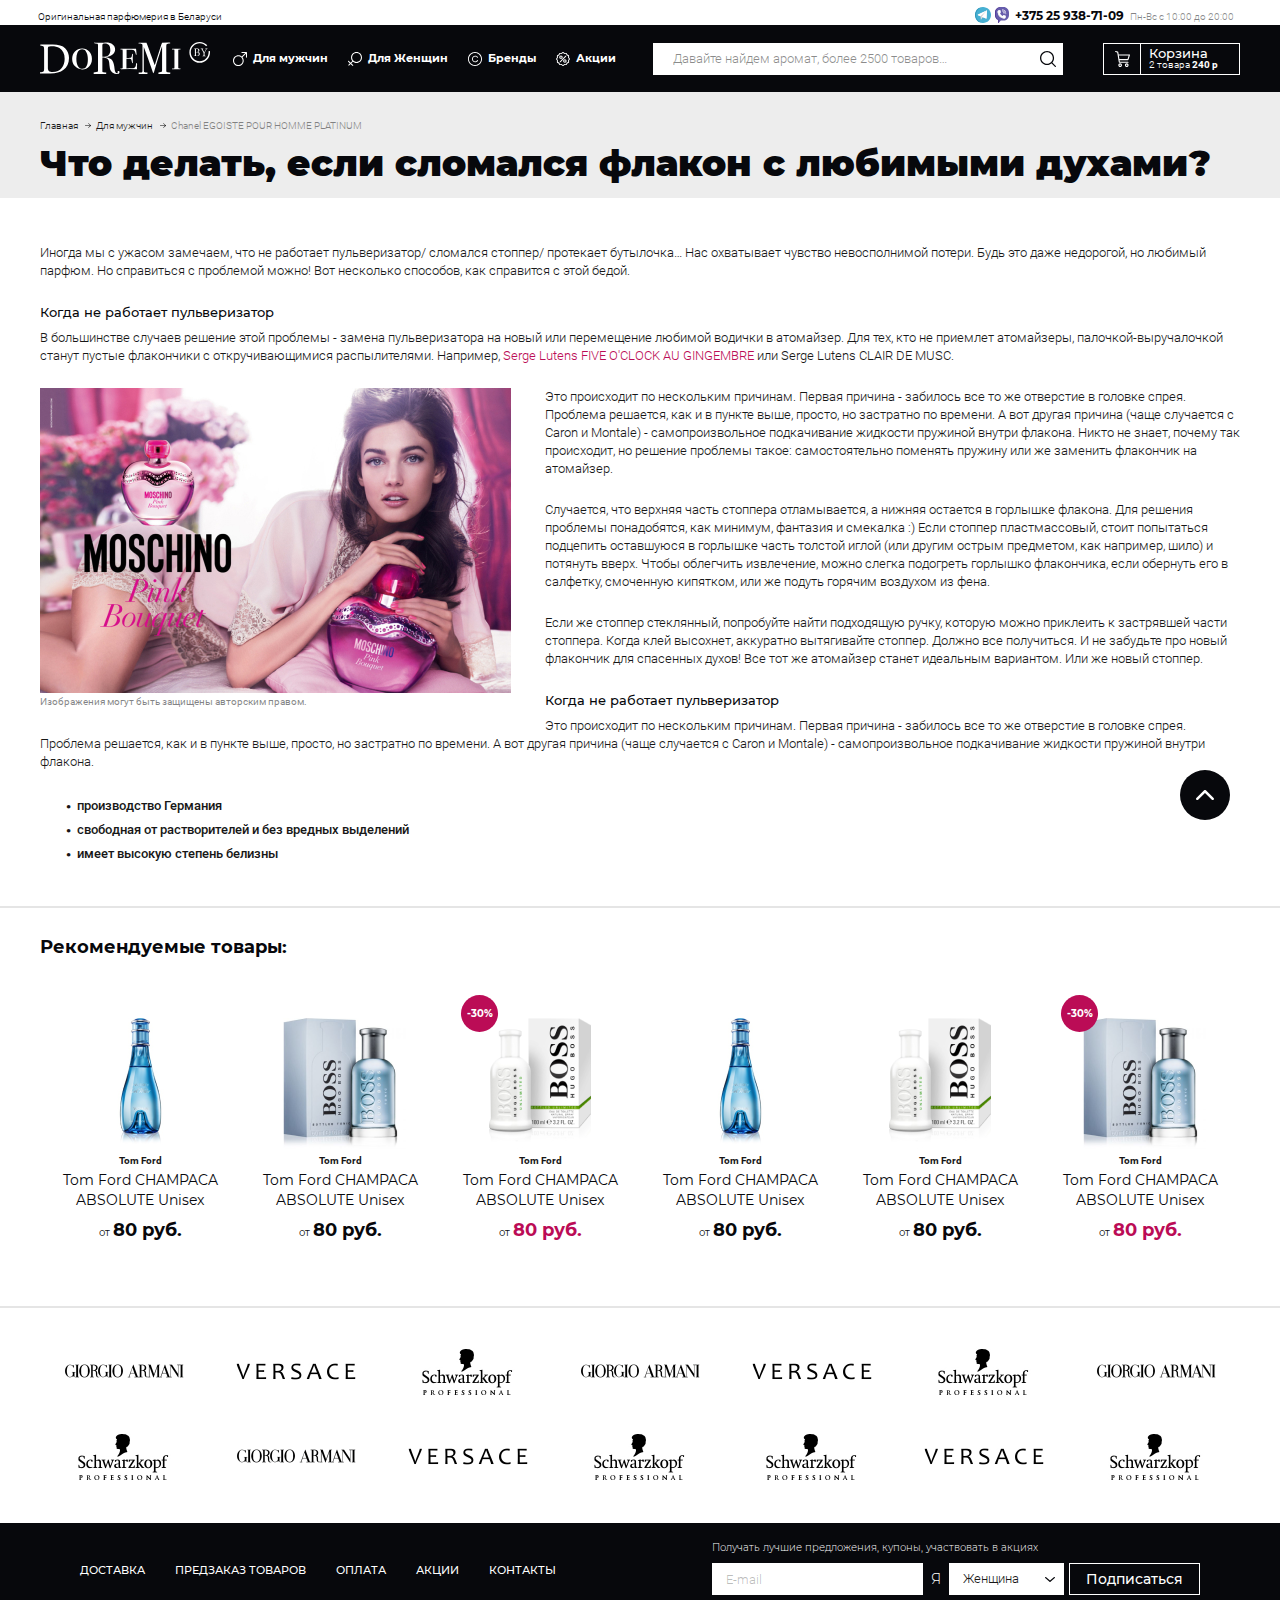
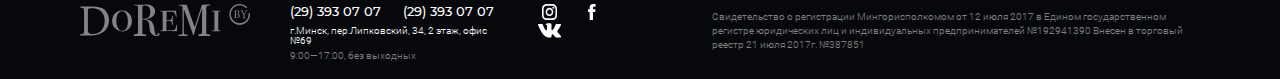
<file: news.html>
<!DOCTYPE html>
<html lang="ru">

<head>
    <meta charset="UTF-8">
    <title>TITLE</title>

    <meta name="description" content="">
    <meta name="keywords" content="">
    <meta name="viewport" content="width=device-width, initial-scale=1">
    <meta http-equiv="X-UA-Compatible" content="ie=edge">
    <meta name="format-detection" content="telephone=no">
    <meta name="format-detection" content="address=no">

    <!-- CSS -->
    <link rel="stylesheet" href="assets/css/desktop.css">
    <link rel="stylesheet" href="assets/css/tablet.css">
    <link rel="stylesheet" href="assets/css/mobile.css">

    <!-- favicon -->

    <!--[if IE 9]>
    <script src="http://html5shiv.googlecode.com/svn/trunk/html5.js"></script><![endif]-->
</head>

<body>

<header class="header">
    <div class="header-top">
        <div class="header-top__side">
            Оригинальная парфюмерия в Беларуси
        </div>
        <div class="header-top__side">
            <svg class="header-top__phone-ico">
                <use xlink:href='#svg-telegram' href='#svg-telegram'/>
            </svg>
            <svg class="header-top__phone-ico">
                <use xlink:href='#svg-viber' href='#svg-viber'/>
            </svg>
            <a href="tel:+375259387109" class="header-top__phone">+375 25 938-71-09</a>
            <span class="header-top__schedule">Пн-Вс с 10:00 до 20:00</span>
        </div>
    </div>
    <div class="header-bottom">
        <div class="header-bottom-left">
            <div class="header-mobile-btn">
                <svg class="header-mobile-btn__ico">
                    <use xlink:href='#svg-mobile-nav' href='#svg-mobile-nav'/>
                </svg>
            </div>
            <a href="/" class="header-logo">
                <svg class="header-logo__svg">
                    <use xlink:href='#svg-logo' href='#svg-logo'/>
                </svg>
            </a>
            <div class="header-nav-wrap">
                <ul class="header-nav">
                    <li>
                        <a href="#">
                            <svg class="header-nav__img">
                                <use xlink:href='#svg-nav-male' href='#svg-nav-male'/>
                            </svg>
                            Для мужчин
                        </a>
                    </li>
                    <li>
                        <a href="#">
                            <svg class="header-nav__img">
                                <use xlink:href='#svg-nav-female' href='#svg-nav-female'/>
                            </svg>
                            Для Женщин
                        </a>
                    </li>
                    <li>
                        <a href="#">
                            <svg class="header-nav__img">
                                <use xlink:href='#svg-nav-brands' href='#svg-nav-brands'/>
                            </svg>
                            Бренды
                        </a>
                    </li>
                    <li>
                        <a href="#">
                            <svg class="header-nav__img">
                                <use xlink:href='#svg-nav-sales' href='#svg-nav-sales'/>
                            </svg>
                            Акции
                        </a>
                    </li>
                </ul>
                <ul class="header-nav-mobile">
                    <li><a href="#">ДОСТАВКА</a></li>
                    <li><a href="#">ПРЕДЗАКАЗ ТОВАРОВ</a></li>
                    <li><a href="#">ОПЛАТА</a></li>
                    <li><a href="#">КОНТАКТЫ</a></li>
                </ul>
            </div>
        </div>
        <div class="header-bottom-right">
            <form action="" method="post" name="" class="search">
                <input type="text" name="search" class="search__field"
                       placeholder="Давайте найдем аромат, более 2500 товаров…">
                <button type="reset" class="search__reset">
                    <svg class="search__reset-svg">
                        <use xlink:href='#svg-close' href='#svg-close'/>
                    </svg>
                </button>
                <button type="submit" value="" class="search__submit">
                    <svg class="search__submit-svg">
                        <use xlink:href='#svg-magnifier' href='#svg-magnifier'/>
                    </svg>
                </button>
            </form>
            <div class="header-bottom-search-btn">
                <svg class="search-btn__svg-magnifier">
                    <use xlink:href='#svg-magnifier' href='#svg-magnifier'/>
                </svg>
                <svg class="search-btn__svg-close">
                    <use xlink:href='#svg-close' href='#svg-close'/>
                </svg>
            </div>
            <a href="#" class="header-basket">
                <div class="header-basket__img">
                    <svg class="header-basket__svg">
                        <use xlink:href='#svg-header-basket' href='#svg-header-basket'/>
                    </svg>
                </div>
                <div class="header-basket__desktop">
                    Корзина
                    <span class="header-basket__desktop-subtitle">
                    <span class="header-basket__count">2</span> товара <b>240 р</b>
                </span>
                </div>
            </a>
        </div>

        <!-- миникарта будет отображаться только при наличии позиций .header-basket-minicard__item -->
        <div class="header-basket-minicard">
            <div class="header-basket-minicard-inner">
                <div class="header-basket-minicard-items">
                    <div class="header-basket-minicard__item">
                        <div class="header-basket-minicard__img">
                            <img src="assets/images/Temp/minicard-img.png" alt="">
                        </div>
                        <div class="header-basket-minicard__description">
                            <div class="header-basket-minicard__title">Etro PEGASO Unisex</div>
                            <div class="header-basket-minicard__info">50 ml <span>1 шт.</span></div>
                            <div class="header-basket-minicard__price">80 руб.</div>
                        </div>
                        <div class="header-basket-minicard__close"></div>
                    </div>
                    <div class="header-basket-minicard__item">
                        <div class="header-basket-minicard__img">
                            <img src="assets/images/Temp/minicard-img.png" alt="">
                        </div>
                        <div class="header-basket-minicard__description">
                            <div class="header-basket-minicard__title">Etro PEGASO Unisex</div>
                            <div class="header-basket-minicard__info">50 ml <span>1 шт.</span></div>
                            <div class="header-basket-minicard__price">80 руб.</div>
                        </div>
                        <div class="header-basket-minicard__close"></div>
                    </div>
                </div>
                <a href="#" class="btn header-basket-minicard__lnk theme_red">Оформить заказ</a>
            </div>
        </div>
    </div>
    <div class="search-result">
        <div class="search-result__corner"></div>
        <div class="search-result-titles container">
            <div class="search-result__title">Возможно вы ищете</div>

            <div class="search-result-titles-inner">
                <a href="#" class="search-result-titles__item btn">Tom Ford CHAMPACA ABSOLUTE Unisex</a>
                <a href="#" class="search-result-titles__item btn">Tom Ford CHAMPACA ABSOLUTE Unisex</a>
                <a href="#" class="search-result-titles__item btn">Tom Ford CHAMPACA ABSOLUTE Unisex</a>
                <a href="#" class="search-result-titles__item btn">Tom Ford CHAMPACA ABSOLUTE Unisex</a>
                <a href="#" class="search-result-titles__item btn">Tom Ford CHAMPACA ABSOLUTE Unisex</a>
            </div>
        </div>
        <div class="search-result-products container">
            <div class="search-result__title">Товары</div>

            <div class="products-slider-container js_product-slider">
                <a href="#" class="products-slider-item">
                    <div class="product-slider__img">
                        <div class="product-slider__label-sale">-30%</div>
                        <img src="assets/images/Temp/sliders/pr-sl-1.png" alt="">
                    </div>
                    <div class="product-slider__brand">Tom Ford</div>
                    <div class="product-slider__title-wrap">
                        <div class="product-slider__title">Tom Ford CHAMPACA <br> ABSOLUTE Unisex</div>
                    </div>
                    <div class="product-slider__price">от <span>80 руб.</span></div>
                </a>
                <a href="#" class="products-slider-item">
                    <div class="product-slider__img">
                        <div class="product-slider__label-sale">-30%</div>
                        <img src="assets/images/Temp/sliders/pr-sl-3.png" alt="">
                    </div>
                    <div class="product-slider__brand">Tom Ford</div>
                    <div class="product-slider__title-wrap">
                        <div class="product-slider__title">Tom Ford CHAMPACA <br> ABSOLUTE Unisex</div>
                    </div>
                    <div class="product-slider__price">от <span>80 руб.</span></div>
                </a>
                <a href="#" class="products-slider-item sale">
                    <div class="product-slider__img">
                        <div class="product-slider__label-sale">-30%</div>
                        <img src="assets/images/Temp/sliders/pr-sl-2.png" alt="">
                    </div>
                    <div class="product-slider__brand">Tom Ford</div>
                    <div class="product-slider__title-wrap">
                        <div class="product-slider__title">Tom Ford CHAMPACA <br> ABSOLUTE Unisex</div>
                    </div>
                    <div class="product-slider__price">от <span>80 руб.</span></div>
                </a>
                <a href="#" class="products-slider-item">
                    <div class="product-slider__img">
                        <div class="product-slider__label-sale">-30%</div>
                        <img src="assets/images/Temp/sliders/pr-sl-1.png" alt="">
                    </div>
                    <div class="product-slider__brand">Tom Ford</div>
                    <div class="product-slider__title-wrap">
                        <div class="product-slider__title">Tom Ford CHAMPACA <br> ABSOLUTE Unisex</div>
                    </div>
                    <div class="product-slider__price">от <span>80 руб.</span></div>
                </a>
                <a href="#" class="products-slider-item">
                    <div class="product-slider__img">
                        <div class="product-slider__label-sale">-30%</div>
                        <img src="assets/images/Temp/sliders/pr-sl-2.png" alt="">
                    </div>
                    <div class="product-slider__brand">Tom Ford</div>
                    <div class="product-slider__title-wrap">
                        <div class="product-slider__title">Tom Ford CHAMPACA <br> ABSOLUTE Unisex</div>
                    </div>
                    <div class="product-slider__price">от <span>80 руб.</span></div>
                </a>
                <a href="#" class="products-slider-item sale">
                    <div class="product-slider__img">
                        <div class="product-slider__label-sale">-30%</div>
                        <img src="assets/images/Temp/sliders/pr-sl-3.png" alt="">
                    </div>
                    <div class="product-slider__brand">Tom Ford</div>
                    <div class="product-slider__title-wrap">
                        <div class="product-slider__title">Tom Ford CHAMPACA <br> ABSOLUTE Unisex</div>
                    </div>
                    <div class="product-slider__price">от <span>80 руб.</span></div>
                </a>
            </div>
        </div>
        <div class="container search-result-btn-wrap">
            <a href="#" class="search-result__show-btn btn theme_black">смотреть все 123</a>
        </div>
    </div>
</header>

<main class="main">
    <div class="main-top bg-theme_gray">
        <div class="main-top-container container">
            <div class="main-top-inner">
                <ul class="breadcrumbs">
                    <li class="breadcrumbs__item">
                        <a class="breadcrumbs__link" href="#">Главная</a>
                    </li>
                    <li class="breadcrumbs__item">
                        <a class="breadcrumbs__link" href="#">Для мужчин</a>
                    </li>
                    <li class="breadcrumbs__item">
                        <span class="breadcrumbs__link active">Chanel EGOISTE POUR HOMME PLATINUM</span>
                    </li>
                </ul>
                
                <a href="#" class="back-btn">На главную</a>

                <h1>Что делать, если сломался флакон с любимыми духами?</h1>
            </div>
        </div>
    </div>

    <article class="article">
        <div class="article-container container">
            <p>
                Иногда мы с ужасом замечаем, что не работает пульверизатор/ сломался стоппер/ протекает бутылочка… Нас
                охватывает чувство невосполнимой потери. Будь это даже недорогой, но любимый парфюм. Но справиться с
                проблемой можно! Вот несколько способов, как справится с этой бедой.
            </p>
            <h4>Когда не работает пульверизатор</h4>
            <p>
                В большинстве случаев решение этой проблемы - замена пульверизатора на новый или перемещение любимой
                водички
                в атомайзер. Для тех, кто не приемлет атомайзеры, палочкой-выручалочкой станут пустые флакончики с
                откручивающимися распылителями. Например, <a href="#">Serge Lutens FIVE O'CLOCK AU GINGEMBRE</a> или
                Serge
                Lutens CLAIR DE
                MUSC.
            </p>

            <figure style="float: left; margin-right: 34px;margin-bottom: 10px;">
                <img src="assets/images/Temp/article.jpg" alt="">
                <figcaption>Изображения могут быть защищены авторским правом.</figcaption>
            </figure>

            <p>
                Это происходит по нескольким причинам. Первая причина - забилось все то же отверстие в головке спрея.
                Проблема решается, как и в пункте выше, просто, но застратно по времени. А вот другая причина (чаще
                случается c Caron и Montale) - самопроизвольное подкачивание жидкости пружиной внутри флакона. Никто не
                знает, почему так происходит, но решение проблемы такое: самостоятельно поменять пружину или же заменить
                флакончик на атомайзер.
            </p>
            <p>
                Случается, что верхняя часть стоппера отламывается, а нижняя остается в горлышке флакона. Для решения
                проблемы понадобятся, как минимум, фантазия и смекалка :)
                Если стоппер пластмассовый, стоит попытаться подцепить оставшуюся в горлышке часть толстой иглой (или
                другим
                острым предметом, как например, шило) и потянуть вверх. Чтобы облегчить извлечение, можно слегка
                подогреть
                горлышко флакончика, если обернуть его в салфетку, смоченную кипятком, или же подуть горячим воздухом из
                фена.
            </p>
            <p>
                Если же стоппер стеклянный, попробуйте найти подходящую ручку, которую можно приклеить к застрявшей
                части
                стоппера. Когда клей высохнет, аккуратно вытягивайте стоппер. Должно все получиться. И не забудьте про
                новый
                флакончик для спасенных духов! Все тот же атомайзер станет идеальным вариантом. Или же новый стоппер.
            </p>
            <h4>Когда не работает пульверизатор</h4>
            <p>
                Это происходит по нескольким причинам. Первая причина - забилось все то же отверстие в головке спрея.
                Проблема решается, как и в пункте выше, просто, но застратно по времени. А вот другая причина (чаще
                случается c Caron и Montale) - самопроизвольное подкачивание жидкости пружиной внутри флакона.
            </p>
            <ul>
                <li>производство Германия</li>
                <li>свободная от растворителей и без вредных выделений</li>
                <li>имеет высокую степень белизны</li>
            </ul>
        </div>
    </article>

    <div class="similar-products">
        <div class="similar-products-container container">
            <div class="similar-products__title">Рекомендуемые товары:</div>

            <div class="products-slider-container js_product-slider">
                <a href="#" class="products-slider-item">
                    <div class="product-slider__img">
                        <div class="product-slider__label-sale">-30%</div>
                        <img src="assets/images/Temp/sliders/pr-sl-1.png" alt="">
                    </div>
                    <div class="product-slider__brand">Tom Ford</div>
                    <div class="product-slider__title-wrap">
                        <div class="product-slider__title">Tom Ford CHAMPACA <br> ABSOLUTE Unisex</div>
                    </div>
                    <div class="product-slider__price">от <span>80 руб.</span></div>
                </a>
                <a href="#" class="products-slider-item">
                    <div class="product-slider__img">
                        <div class="product-slider__label-sale">-30%</div>
                        <img src="assets/images/Temp/sliders/pr-sl-3.png" alt="">
                    </div>
                    <div class="product-slider__brand">Tom Ford</div>
                    <div class="product-slider__title-wrap">
                        <div class="product-slider__title">Tom Ford CHAMPACA <br> ABSOLUTE Unisex</div>
                    </div>
                    <div class="product-slider__price">от <span>80 руб.</span></div>
                </a>
                <a href="#" class="products-slider-item sale">
                    <div class="product-slider__img">
                        <div class="product-slider__label-sale">-30%</div>
                        <img src="assets/images/Temp/sliders/pr-sl-2.png" alt="">
                    </div>
                    <div class="product-slider__brand">Tom Ford</div>
                    <div class="product-slider__title-wrap">
                        <div class="product-slider__title">Tom Ford CHAMPACA <br> ABSOLUTE Unisex</div>
                    </div>
                    <div class="product-slider__price">от <span>80 руб.</span></div>
                </a>
                <a href="#" class="products-slider-item">
                    <div class="product-slider__img">
                        <div class="product-slider__label-sale">-30%</div>
                        <img src="assets/images/Temp/sliders/pr-sl-1.png" alt="">
                    </div>
                    <div class="product-slider__brand">Tom Ford</div>
                    <div class="product-slider__title-wrap">
                        <div class="product-slider__title">Tom Ford CHAMPACA <br> ABSOLUTE Unisex</div>
                    </div>
                    <div class="product-slider__price">от <span>80 руб.</span></div>
                </a>
                <a href="#" class="products-slider-item">
                    <div class="product-slider__img">
                        <div class="product-slider__label-sale">-30%</div>
                        <img src="assets/images/Temp/sliders/pr-sl-2.png" alt="">
                    </div>
                    <div class="product-slider__brand">Tom Ford</div>
                    <div class="product-slider__title-wrap">
                        <div class="product-slider__title">Tom Ford CHAMPACA <br> ABSOLUTE Unisex</div>
                    </div>
                    <div class="product-slider__price">от <span>80 руб.</span></div>
                </a>
                <a href="#" class="products-slider-item sale">
                    <div class="product-slider__img">
                        <div class="product-slider__label-sale">-30%</div>
                        <img src="assets/images/Temp/sliders/pr-sl-3.png" alt="">
                    </div>
                    <div class="product-slider__brand">Tom Ford</div>
                    <div class="product-slider__title-wrap">
                        <div class="product-slider__title">Tom Ford CHAMPACA <br> ABSOLUTE Unisex</div>
                    </div>
                    <div class="product-slider__price">от <span>80 руб.</span></div>
                </a>
            </div>
        </div>
    </div>

    <section class="brands-slider">
        <div class="container brands-slider-container js_brands-slider">
            <a href="#" class="brands-slider-item">
                <img src="assets/images/Brands/armani.png" alt="">
            </a>
            <a href="#" class="brands-slider-item">
                <img src="assets/images/Brands/SCHWARZKOPF.png" alt="">
            </a>
            <a href="#" class="brands-slider-item">
                <img src="assets/images/Brands/VERSACE.png" alt="">
            </a>
            <a href="#" class="brands-slider-item">
                <img src="assets/images/Brands/armani.png" alt="">
            </a>
            <a href="#" class="brands-slider-item">
                <img src="assets/images/Brands/SCHWARZKOPF.png" alt="">
            </a>
            <a href="#" class="brands-slider-item">
                <img src="assets/images/Brands/VERSACE.png" alt="">
            </a>
            <a href="#" class="brands-slider-item">
                <img src="assets/images/Brands/armani.png" alt="">
            </a>
            <a href="#" class="brands-slider-item">
                <img src="assets/images/Brands/SCHWARZKOPF.png" alt="">
            </a>
            <a href="#" class="brands-slider-item">
                <img src="assets/images/Brands/VERSACE.png" alt="">
            </a>
            <a href="#" class="brands-slider-item">
                <img src="assets/images/Brands/SCHWARZKOPF.png" alt="">
            </a>
            <a href="#" class="brands-slider-item">
                <img src="assets/images/Brands/SCHWARZKOPF.png" alt="">
            </a>
            <a href="#" class="brands-slider-item">
                <img src="assets/images/Brands/VERSACE.png" alt="">
            </a>
            <a href="#" class="brands-slider-item">
                <img src="assets/images/Brands/armani.png" alt="">
            </a>
            <a href="#" class="brands-slider-item">
                <img src="assets/images/Brands/SCHWARZKOPF.png" alt="">
            </a>
        </div>
    </section>
</main>

<footer class="footer">
    <div class="footer-container container">
        <div class="footer-half-section">
            <ul class="footer-nav">
                <li><a href="#">ДОСТАВКА</a></li>
                <li><a href="#">ПРЕДЗАКАЗ ТОВАРОВ</a></li>
                <li><a href="#">ОПЛАТА</a></li>
                <li><a href="#">АКЦИИ</a></li>
                <li><a href="#">КОНТАКТЫ</a></li>
            </ul>
            <div class="footer-half__bottom">
                <a href="#" class="footer-logo">
                    <svg class="footer-logo__svg">
                        <use xlink:href='#svg-logo' href='#svg-logo'/>
                    </svg>
                </a>

                <address class="footer-address">
                    <div class="footer-address__phones">
                        <a href="tel:+375293930707">(29) 393 07 07</a>
                        <a href="tel:+375293930707">(29) 393 07 07</a>
                    </div>
                    <div class="footer-address__info">г.Минск, пер.Липковский, 34, 2 этаж, офис №69</div>
                    <div class="footer-address__shcedule">9:00—17:00, без выходных</div>
                </address>

                <div class="footer-social">
                    <a href="#" class="footer-social__insta">
                        <svg class="footer-social__svg">
                            <use xlink:href='#svg-insta' href='#svg-insta'/>
                        </svg>
                    </a>
                    <a href="#" class="footer-social__fb">
                        <svg class="footer-social__svg">
                            <use xlink:href='#svg-fb' href='#svg-fb'/>
                        </svg>
                    </a>
                    <a href="#" class="footer-social__vk">
                        <svg class="footer-social__svg">
                            <use xlink:href='#svg-vk' href='#svg-vk'/>
                        </svg>
                    </a>
                </div>
            </div>
        </div>
        <div class="footer-half-section">
            <div class="footer-subscribe-info">Получать лучшие предложения, купоны, участвовать в акциях</div>
            <form action="" method="post" name="footer-subscribe" class="footer-subscribe">
                <input type="email" name="" placeholder="E-mail" class="footer-subscribe__email">
                <span class="footer-subscribe__deliver">Я</span>
                <select name="subscribe_sex" title="" class="footer-subscribe__sex js_custom-select">
                    <option value="Женщина">Женщина</option>
                    <option value="Мужчина">Мужчина</option>
                </select>
                <input type="submit" value="Подписаться" class="footer-subscribe__submit">
            </form>
            <div class="footer-registration">
                Свидетельство о регистрации Мингорисполкомом от 12 июля 2017 в Едином государственном регистре
                юридических
                лиц и индивидуальных предпринимателей №192941390 Внесен в торговый реестр 21 июля 2017г. №387851
            </div>
        </div>
    </div>
</footer>

<div class="up-btn">
    <svg class="up-btn__svg">
        <use xlink:href='#svg-toup' href='#svg-toup'/>
    </svg>
</div>

<svg style="display: none;">
    <symbol id="svg-logo" viewBox="0 0 170 32">
        <path d="M0.368125 2.59833V3.86037C3.75487 4.15732 4.123 4.38003 4.123 8.16616V26.0575C4.123 29.8436 3.75487 30.1406 0 30.3633V31.5511H10.4547C15.903 31.5511 20.2469 30.4375 23.56 27.8392C26.9467 25.2409 29.0082 21.3063 29.0082 15.9611C29.0819 12.3977 27.7566 8.90854 25.327 6.38446C22.6029 3.78613 18.4062 2.59833 12.8107 2.59833H0.368125ZM7.87787 7.20107C7.87787 5.4936 8.02512 4.97394 8.46687 4.67698C8.90862 4.38003 10.0866 4.15732 11.9272 4.15732C14.8722 4.15732 17.4491 4.67699 19.437 6.01327C22.971 8.09193 24.6644 12.1008 24.6644 16.6293C24.6644 23.7561 20.8359 29.9921 12.5899 29.9921C9.35037 29.9921 7.87787 29.1755 7.87787 25.7605V7.20107ZM49.1815 9.57668C47.4145 7.57226 44.8376 6.45869 42.1871 6.53293C39.463 6.45869 36.8861 7.49802 34.9719 9.42821C33.0576 11.4326 32.1005 14.1052 32.1741 16.9262C32.1005 19.673 33.2049 22.4198 35.1191 24.35C36.9597 26.3544 39.6102 27.468 42.3343 27.3938C44.9112 27.468 47.4145 26.3544 49.1078 24.4243C50.9485 22.4198 51.9792 19.8215 51.9056 17.1489C52.0528 14.3279 51.0957 11.6553 49.1815 9.57668ZM42.408 26.7999C40.5673 26.7999 38.874 25.8348 37.9905 24.2015C36.9597 22.4941 36.3707 20.1185 36.3707 17.0747C36.2971 14.9218 36.6652 12.7689 37.4015 10.7645C38.3586 8.38888 39.9047 7.20107 42.1135 7.20107C43.586 7.12683 44.9848 7.86921 45.7947 9.13126C47.1936 11.1357 47.8562 13.8082 47.8562 17.2974C47.8562 23.6076 46.0156 26.7999 42.408 26.7999ZM78.4842 29.1012C78.0424 29.027 77.6007 29.324 77.5271 29.7694C77.5271 29.8436 77.5271 29.9179 77.5271 29.9921C77.5271 30.289 77.6007 30.5118 77.7479 30.8087L77.8216 30.8829C77.8216 31.0314 77.6007 31.1799 77.159 31.1799C75.7601 31.1799 74.9502 29.9921 74.6557 27.5422C74.2876 23.2365 73.4777 20.2669 72.2997 18.5595C71.1217 16.852 68.9866 15.8127 65.8943 15.293C65.5998 15.293 65.4526 15.2188 65.4526 15.1445C65.5998 15.0703 65.7471 14.996 65.8943 14.996C68.324 14.9218 70.68 14.1052 72.5942 12.6204C74.214 11.4326 75.0975 9.50245 75.0975 7.49802C75.1711 5.4936 74.2876 3.63766 72.6678 2.44985C71.0481 1.18781 68.913 0.593903 66.1888 0.593903C65.7471 0.593903 64.8636 0.66814 63.6856 0.742378C62.6548 0.816616 61.7713 0.816616 61.1823 0.816616L55.2923 0.66814C55.1451 0.66814 54.9978 0.593903 54.9242 0.593903C54.4825 0.593903 54.188 0.742378 54.188 1.03933C54.188 1.33628 54.5561 1.41052 55.2923 1.41052C56.6176 1.48476 57.3538 1.63323 57.6483 1.85595C57.8692 2.07866 58.0165 2.82104 58.0165 4.00884V28.5816C58.0165 29.6209 57.9428 29.3982 57.8692 29.5467C57.722 29.9179 55.0715 30.4375 53.6726 30.4375C53.6726 30.9572 53.6726 31.4026 53.6726 31.9223H66.1888C66.1888 31.9223 66.2625 30.4375 66.1888 30.4375C64.7163 30.3633 62.3603 30.6602 62.3603 29.6209V15.59C64.7163 15.6642 66.3361 16.1096 67.3668 16.852C68.3976 17.5944 68.9866 19.0049 69.2075 20.8608C69.502 23.9788 69.7965 25.9833 69.9437 26.7256C70.1646 27.6165 70.5327 28.4331 71.0481 29.1012C72.2261 30.9572 74.2876 32.0708 76.4227 31.9965C78.4842 31.9965 79.5149 31.4026 79.5149 30.1406C79.5886 29.6209 79.2205 29.1012 78.7051 29.027C78.6314 29.1012 78.5578 29.1012 78.4842 29.1012ZM68.4712 13.1401C67.2196 14.1794 65.1581 14.6991 62.3603 14.6991V3.3407C62.2867 2.82104 62.5076 2.30137 62.8757 1.93018C63.4647 1.63323 64.201 1.48476 64.8636 1.55899C68.5448 1.55899 70.3118 3.71189 70.3118 7.94345C70.3855 10.3191 69.7228 12.0265 68.4712 13.1401ZM96.5959 21.0836C96.3014 21.0836 96.1542 21.3063 96.0806 21.7517C95.8597 24.2758 95.1971 25.6863 94.0191 26.0575C93.2828 26.2802 90.7059 26.3544 86.4357 26.4287V16.7778H87.5401C89.4543 16.7778 90.5587 16.9262 91.0004 17.2232C91.4422 17.5201 91.6631 18.4852 91.8839 20.1185C91.9576 20.8608 92.1784 21.232 92.3993 21.232C92.6938 21.232 92.8411 21.0093 92.8411 20.4897C92.8411 20.3412 92.8411 20.1185 92.8411 19.8957C92.7674 19.1534 92.7674 17.8913 92.7674 15.9611C92.7674 15.59 92.7674 14.996 92.8411 14.2537C92.9147 13.5113 92.9147 12.9916 92.9147 12.6204C92.9147 12.0265 92.7674 11.7296 92.4729 11.7296C92.1784 11.7296 92.0312 12.175 91.9576 12.9916C91.8103 14.4021 91.5158 15.2188 91.0741 15.59C90.6323 15.8869 89.4543 16.0354 87.6137 16.0354H86.5829V7.72074H88.7917C90.3378 7.6465 91.8839 7.72074 93.3564 8.01769C94.5344 8.38888 95.2707 9.72516 95.7124 11.9523C95.8597 12.5462 96.0069 12.8432 96.3014 12.8432C96.5223 12.8432 96.5959 12.6204 96.5959 12.2492C96.5959 12.1008 96.5959 11.8781 96.5223 11.7296C96.3751 9.50245 96.2278 8.2404 96.1542 7.79498L96.0806 7.12683V6.82988H80.9138C80.5457 6.82988 80.4721 6.97836 80.4721 7.20107C80.4721 7.42379 80.4721 7.49802 80.8402 7.49802C81.3556 7.49802 81.8709 7.49802 82.3863 7.57226C82.6072 7.6465 82.6808 8.31464 82.6808 9.50245V24.7954C82.7544 25.3151 82.6808 25.8348 82.4599 26.2802C81.9446 26.5029 81.3556 26.5772 80.8402 26.5029C80.4721 26.5029 80.3248 26.6514 80.3248 26.8741C80.3248 27.0968 80.6193 27.2453 81.2819 27.2453L89.7488 27.0968L97.1113 27.2453C97.0377 26.9483 96.9641 26.6514 96.9641 26.3544V23.7561C96.9641 23.4592 96.9641 23.1622 97.0377 22.791C97.1113 22.4198 97.1113 22.2714 97.1113 22.1971C97.0377 21.529 96.8904 21.0836 96.5959 21.0836ZM126.267 28.3589V7.57226C126.267 4.3058 126.34 2.52409 126.488 2.37561C126.856 1.93018 127.371 1.70747 127.96 1.63323C128.549 1.55899 129.065 1.55899 129.654 1.55899C130.169 1.55899 130.39 1.41052 130.39 1.11357C130.39 0.965092 130.316 0.816616 130.169 0.742378C129.654 0.593903 129.065 0.593903 128.549 0.593903L122.07 0.66814C121.849 1.26204 121.555 1.93018 121.26 2.82104L116.548 17.5201C115.959 19.3761 115.37 21.3063 114.781 23.2365C111.689 14.6249 109.775 9.42821 109.112 7.6465C107.566 3.3407 106.683 1.03933 106.535 0.66814C105.799 0.66814 104.547 0.66814 102.854 0.66814H99.7618C98.8783 0.66814 98.4366 0.816616 98.4366 1.18781C98.4366 1.41052 98.6574 1.55899 99.1728 1.55899C99.9827 1.55899 100.866 1.70747 101.676 1.93018C102.044 2.07866 102.339 2.37561 102.412 2.7468C102.486 2.96951 102.486 4.3058 102.486 6.75565V28.1362C102.486 29.4724 102.265 29.9921 102.339 29.6951C102.339 30.3633 100.866 30.4375 98.5838 30.4375C98.8783 30.4375 98.6574 31.9223 98.5838 31.9223C98.5838 31.9223 106.02 31.9223 107.419 31.9223C107.492 31.4026 107.492 30.9572 107.419 30.4375C105.357 30.5118 103.958 30.1406 103.958 29.3982C103.885 29.324 103.811 27.3195 103.811 21.9002V7.42379C103.811 6.45869 103.811 5.64208 103.811 5.12241L105.578 9.87364C109.554 20.6381 111.91 27.3938 112.793 30.1406C113.014 30.8829 113.235 31.1799 113.456 31.1799C113.603 31.1799 113.898 30.5118 114.34 29.1012L116.401 22.0486C118.683 14.8476 120.377 9.42821 121.555 5.86479C121.923 4.82546 122.07 4.3058 122.07 4.3058V27.3938C122.07 29.2497 121.997 29.4724 121.849 29.6209C121.555 29.9179 120.671 30.5118 118.463 30.5118C118.389 31.0314 118.389 31.4769 118.463 31.9965H130.243C130.095 31.9965 130.463 30.5118 130.243 30.5118C125.899 30.0663 126.267 29.6951 126.267 28.3589ZM140.108 26.5029C139.593 26.5029 139.078 26.4287 138.562 26.2802C138.341 26.206 138.194 25.9833 138.268 25.6863V8.90854C138.194 8.46312 138.268 8.09193 138.415 7.72074C138.636 7.57226 138.93 7.49802 139.151 7.49802C140.182 7.49802 140.624 7.34955 140.624 7.20107C140.624 6.97836 140.403 6.82988 139.887 6.82988H132.599C132.23 6.82988 132.01 6.90412 132.01 7.12683C132.01 7.27531 132.157 7.42379 132.304 7.42379H132.378H133.703C133.997 7.42379 134.218 7.49802 134.366 7.79498C134.439 8.46312 134.513 9.13126 134.439 9.87364V24.35C134.439 25.0182 134.439 25.6121 134.366 26.2802C134.292 26.4287 133.85 26.5029 132.967 26.5772C132.304 26.5772 132.01 26.7256 132.01 26.9483C132.01 27.0968 132.23 27.1711 132.746 27.1711H140.182C140.476 27.1711 140.55 27.0968 140.55 26.8741C140.624 26.6514 140.403 26.5772 140.108 26.5029Z"/>
        <path d="M157.778 10.0221C158.662 9.87363 159.324 9.13125 159.398 8.2404C159.398 7.72073 159.177 7.20107 158.735 6.90412C158.22 6.60716 157.557 6.45869 156.968 6.53293H153.95V6.82988C154.907 6.90411 154.907 6.97835 154.907 7.94344V12.6947C154.907 13.6598 154.833 13.734 153.802 13.8082V14.1052H156.379C157.189 14.1794 157.999 13.9567 158.662 13.6598C159.324 13.3628 159.766 12.6204 159.766 11.8781C159.913 10.7645 158.956 10.2448 157.778 10.0221ZM155.938 9.94787V7.64649C155.864 7.42378 155.938 7.20107 156.085 7.05259C156.306 6.97835 156.527 6.90412 156.747 6.90412C157.557 6.82988 158.22 7.34954 158.294 8.16616C158.294 8.2404 158.294 8.31463 158.294 8.46311C158.294 9.4282 157.778 9.94787 156.453 9.94787H155.938ZM155.938 10.3191H156.453C157.925 10.3191 158.735 10.8387 158.735 12.1008C158.809 12.9916 158.073 13.8082 157.189 13.8825C157.116 13.8825 157.042 13.8825 156.895 13.8825C156.158 13.8825 155.938 13.6598 155.938 12.7689V10.3191ZM167.644 6.53293H165.067V6.82988C165.951 6.90411 166.024 7.05259 165.73 7.64649C165.435 8.38887 164.773 9.50244 164.331 10.3191C163.815 9.4282 163.226 8.46311 162.785 7.49802C162.564 7.12683 162.564 6.97835 163.374 6.82988V6.53293H160.576V6.82988C161.312 6.90411 161.386 7.05259 161.901 7.86921C162.564 8.98278 163.006 9.72515 163.374 10.4675C163.521 10.6902 163.595 10.913 163.595 11.1357V12.6947C163.595 13.734 163.521 13.8082 162.417 13.8825V14.1794H165.73V13.8825C164.625 13.8082 164.552 13.734 164.552 12.6947V11.1357C164.552 10.8387 164.625 10.616 164.773 10.3933C165.362 9.35396 165.73 8.68582 166.245 7.79497C166.466 7.20107 167.055 6.82988 167.644 6.82988V6.53293Z"/>
        <path d="M169.926 9.05702L168.527 9.35397C168.527 9.65092 168.601 10.0221 168.601 10.3191C168.601 15.293 164.625 19.3018 159.693 19.3018C154.76 19.3018 150.784 15.293 150.784 10.3191C150.784 5.34513 154.76 1.33628 159.693 1.33628C162.196 1.33628 164.552 2.44985 166.098 4.15732L167.276 3.3407C165.435 1.33628 162.711 0 159.693 0C154.023 0 149.385 4.67699 149.385 10.3933C149.385 16.1096 154.023 20.7866 159.693 20.7866C165.362 20.7866 170 16.1096 170 10.3933C170 9.94787 170 9.50245 169.926 9.05702Z"/>
    </symbol>
    <symbol id="svg-nav-male" viewBox="0 0 14 14">
        <path d="M13.4815 0H8.8321C8.53826 0 8.31359 0.224697 8.31359 0.518504C8.31359 0.81231 8.53829 1.03701 8.8321 1.03701H12.237L8.76299 4.51111C7.82966 3.75061 6.65434 3.28395 5.35806 3.28395C2.40246 3.28395 0 5.68644 0 8.64197C0 11.5975 2.40246 14 5.35803 14C8.31359 14 10.7161 11.5975 10.7161 8.64197C10.7161 7.34566 10.2494 6.17037 9.48889 5.23704L12.963 1.76297V5.1679C12.963 5.46174 13.1877 5.6864 13.4815 5.6864C13.7753 5.6864 14 5.46171 14 5.1679V0.518504C14 0.224697 13.7753 0 13.4815 0ZM5.35803 12.963C2.97284 12.963 1.03704 11.0272 1.03704 8.64201C1.03704 6.25682 2.97284 4.32102 5.35803 4.32102C7.74322 4.32102 9.67901 6.25682 9.67901 8.64201C9.67901 11.0272 7.74322 12.963 5.35803 12.963Z"/>
    </symbol>
    <symbol id="svg-nav-female" viewBox="0 0 14 14">
        <path d="M8.5135 0C5.48819 0 3.02701 2.46118 3.02701 5.4865C3.02701 8.51164 5.48819 10.973 8.5135 10.973C11.5388 10.973 14 8.51162 14 5.4865C14 2.46118 11.5388 0 8.5135 0ZM8.5135 9.94104C6.05732 9.94104 4.05896 7.94287 4.05896 5.4865C4.05896 3.03032 6.05732 1.03195 8.5135 1.03195C10.9697 1.03195 12.968 3.03029 12.968 5.4865C12.968 7.94284 10.9697 9.94104 8.5135 9.94104Z"/>
        <path d="M5.3697 8.63028C5.16829 8.4287 4.84153 8.4287 4.64011 8.63028L0.426361 12.844C0.224782 13.0454 0.224782 13.3722 0.426361 13.5736C0.526986 13.6744 0.659056 13.7248 0.791154 13.7248C0.923251 13.7248 1.05532 13.6744 1.15595 13.5736L5.3697 9.35986C5.57128 9.15848 5.57128 8.83169 5.3697 8.63028Z"/>
        <path d="M5.09452 13.1192L0.880769 8.90549C0.679383 8.70391 0.352598 8.70391 0.151184 8.90549C-0.0503945 9.1069 -0.0503945 9.43366 0.151184 9.63507L4.36494 13.8488C4.46556 13.9496 4.59763 14 4.72973 14C4.86183 14 4.9939 13.9496 5.09452 13.8488C5.2961 13.6474 5.2961 13.3207 5.09452 13.1192Z"/>
    </symbol>
    <symbol id="svg-nav-brands" viewBox="0 0 14 14">
        <path d="M7 0C3.14015 0 0 3.14015 0 7C0 10.8598 3.14015 14 7 14C10.8598 14 14 10.8598 14 7C14 3.14015 10.8598 0 7 0ZM7 13.0894C3.64235 13.0894 0.910688 10.3577 0.910688 7C0.910688 3.64229 3.64235 0.910688 7 0.910688C10.3577 0.910688 13.0893 3.64235 13.0893 7C13.0893 10.3577 10.3577 13.0894 7 13.0894Z"/>
        <path d="M9.85556 8.14067C9.64368 8.00523 9.36212 8.06711 9.22658 8.27889C8.78672 8.96661 8.03748 9.37718 7.22236 9.37718C5.91158 9.37718 4.84521 8.31077 4.84521 6.99998C4.84521 5.6892 5.91158 4.62278 7.22236 4.62278C8.01329 4.62278 8.75029 5.01473 9.1939 5.67124C9.33465 5.87953 9.61762 5.93438 9.82612 5.79357C10.0345 5.65282 10.0893 5.36975 9.94845 5.16136C9.33536 4.25385 8.3162 3.7121 7.22236 3.7121C5.40943 3.7121 3.93452 5.18701 3.93452 6.99998C3.93452 8.81296 5.40943 10.2879 7.22236 10.2879C8.34964 10.2879 9.3857 9.72031 9.99378 8.7696C10.1293 8.55776 10.0674 8.27621 9.85556 8.14067Z"/>
    </symbol>
    <symbol id="svg-nav-sales" viewBox="0 0 14 14">
        <path d="M13.9194 6.73113L13.0314 5.38438L13.1202 3.77098C13.1307 3.57741 13.0257 3.39574 12.8527 3.30833L11.4172 2.58309L10.6918 1.14729C10.6042 0.974065 10.4226 0.870378 10.229 0.879812L8.61558 0.968706L7.269 0.0806976C7.1059 -0.0268992 6.89442 -0.0268992 6.73132 0.0806976L5.38457 0.968706L3.77117 0.879812C3.57484 0.869722 3.39577 0.974065 3.30835 1.14729L2.58312 2.58309L1.14731 3.30833C0.974255 3.39574 0.869256 3.57741 0.879838 3.77114L0.968732 5.38455L0.0806975 6.7313C-0.0268992 6.8944 -0.0268992 7.10588 0.0806975 7.26898L0.968705 8.61557L0.879811 10.229C0.869229 10.4227 0.974228 10.6044 1.14728 10.6918L2.58309 11.4172L3.30832 12.8527C3.39574 13.026 3.57839 13.1302 3.77097 13.1201L5.38438 13.0314L6.73113 13.9194C6.81269 13.9731 6.90629 14 6.99989 14C7.09348 14 7.18708 13.9731 7.26897 13.9193L8.61556 13.0312L10.229 13.12C10.4225 13.1304 10.6042 13.0259 10.6918 12.8525L11.4172 11.417L12.8526 10.6916C13.0258 10.6042 13.1307 10.4224 13.1201 10.2288L13.0314 8.6154L13.9194 7.26882C14.0269 7.10571 14.0269 6.89427 13.9194 6.73113ZM12.1268 8.21269C12.0693 8.30011 12.0411 8.40363 12.047 8.50833L12.127 9.96399L10.8331 10.6177C10.74 10.6648 10.6645 10.7403 10.6174 10.8334L9.96367 12.1273L8.50802 12.0473C8.40252 12.0424 8.2998 12.0695 8.21238 12.1271L6.99991 12.9266L5.78728 12.1271C5.70736 12.0745 5.61393 12.0465 5.51852 12.0465C5.50958 12.0465 5.50061 12.0469 5.49167 12.0472L4.03602 12.1271L3.38226 10.8333C3.3352 10.7402 3.25968 10.6646 3.16657 10.6176L1.87257 9.96382L1.95266 8.50816C1.95835 8.40366 1.93035 8.29994 1.87274 8.21252L1.07324 7.00006L1.87287 5.78743C1.93051 5.70001 1.95851 5.59649 1.9528 5.49179L1.87271 4.03629L3.16671 3.38254C3.25982 3.33548 3.33537 3.25996 3.3824 3.16685L4.03615 1.87285L5.49165 1.95294C5.59697 1.95928 5.69987 1.93079 5.78728 1.87301L6.99991 1.07354L8.21254 1.87285C8.29979 1.93046 8.40365 1.95849 8.50818 1.95277L9.96384 1.87268L10.6176 3.16669C10.6647 3.25979 10.7402 3.33534 10.8333 3.38237L12.1271 4.03613L12.0472 5.49179C12.0413 5.5963 12.0693 5.70001 12.127 5.78743L12.9264 7.00006L12.1268 8.21269Z"/>
        <path d="M4.96504 3.41873C4.02265 3.41873 3.25574 4.18547 3.25574 5.12803C3.25574 6.07059 4.02265 6.83733 4.96504 6.83733C5.9076 6.83733 6.67434 6.07042 6.67434 5.12803C6.67434 4.18564 5.90743 3.41873 4.96504 3.41873ZM4.96504 5.86056C4.56115 5.86056 4.23248 5.53189 4.23248 5.128C4.23248 4.72411 4.56115 4.39544 4.96504 4.39544C5.3691 4.39544 5.6976 4.72411 5.6976 5.128C5.6976 5.53189 5.3689 5.86056 4.96504 5.86056Z"/>
        <path d="M8.87198 7.32562C7.92942 7.32562 7.16268 8.09236 7.16268 9.03492C7.16268 9.97748 7.92942 10.7442 8.87198 10.7442C9.81454 10.7442 10.5813 9.97748 10.5813 9.03492C10.5813 8.09236 9.81451 7.32562 8.87198 7.32562ZM8.87198 9.76748C8.46809 9.76748 8.13942 9.43881 8.13942 9.03492C8.13942 8.63103 8.46809 8.30236 8.87198 8.30236C9.27603 8.30236 9.60454 8.63103 9.60454 9.03492C9.60451 9.43881 9.27584 9.76748 8.87198 9.76748Z"/>
        <path d="M10.1289 3.8711C9.93811 3.6803 9.62913 3.6803 9.43833 3.8711L3.87092 9.43851C3.68014 9.62913 3.68014 9.93844 3.87092 10.1291C3.96616 10.2245 4.09117 10.2722 4.21618 10.2722C4.3412 10.2722 4.46624 10.2245 4.56145 10.1291L10.1288 4.56169C10.3197 4.37105 10.3197 4.06174 10.1289 3.8711Z"/>
    </symbol>
    <symbol id="svg-header-basket" viewBox="0 0 15 16">
        <path d="M5.14816 12.345C4.14742 12.345 3.33337 13.1648 3.33337 14.1725C3.33337 15.1803 4.14745 16 5.14816 16C6.1489 16 6.96295 15.18 6.96295 14.1725C6.96295 13.165 6.1489 12.345 5.14816 12.345ZM5.14816 14.8813C4.76019 14.8813 4.44447 14.5636 4.44447 14.1727C4.44447 13.7818 4.76019 13.4641 5.14816 13.4641C5.53632 13.4641 5.85186 13.7818 5.85186 14.1727C5.85186 14.5636 5.53632 14.8813 5.14816 14.8813Z"/>
        <path d="M11.7408 12.345C10.7399 12.345 9.92587 13.1648 9.92587 14.1725C9.92587 15.1803 10.74 16 11.7408 16C12.7414 16 13.5556 15.1802 13.5556 14.1725C13.5556 13.1648 12.7414 12.345 11.7408 12.345ZM11.7408 14.8811C11.3527 14.8811 11.037 14.5632 11.037 14.1725C11.037 13.7818 11.3527 13.4641 11.7408 13.4641C12.1288 13.4641 12.4445 13.7816 12.4445 14.1725C12.4445 14.5634 12.129 14.8811 11.7408 14.8811Z"/>
        <path d="M4.35185 11.7857H12.9999C13.3069 11.7857 13.5555 11.5353 13.5555 11.2263C13.5555 10.9173 13.3068 10.6669 12.9999 10.6669H4.82426L3.23371 0.842501C3.19557 0.607156 3.01372 0.422187 2.78057 0.381343L0.650956 0.0083739C0.347798 -0.044595 0.0609636 0.159249 0.00836321 0.463562C-0.0444233 0.768094 0.158189 1.05769 0.460385 1.11066L2.20054 1.41538L3.80347 11.3162C3.84741 11.5871 4.07944 11.7857 4.35185 11.7857Z"/>
        <path d="M14.8932 3.62404C14.7886 3.47951 14.6219 3.3941 14.4443 3.3941H3.14813V4.51298H13.6823L12.5395 8.0934H3.94443V9.21227H12.9445C13.1856 9.21227 13.3995 9.05524 13.4734 8.82402L14.9734 4.1247C15.0277 3.95448 14.9978 3.76839 14.8932 3.62404Z"/>
    </symbol>
    <symbol id="svg-right-arrow" viewBox="0 0 14 12">
        <path d="M13.3246 5.44448H0.563016C0.252058 5.44448 0 5.69336 0 6.00004C0 6.30671 0.252031 6.55559 0.563016 6.55559H13.3246C13.6355 6.55559 13.8876 6.3069 13.8876 6.00004C13.8876 5.69317 13.6356 5.44448 13.3246 5.44448Z"/>
        <path d="M13.835 5.60707L8.31772 0.16264C8.09777 -0.0542134 7.74158 -0.0542134 7.52163 0.16264C7.30167 0.379682 7.30167 0.731526 7.52163 0.94838L12.6409 6.00001L7.52163 11.0517C7.30167 11.2685 7.30167 11.6204 7.52163 11.8372C7.6316 11.9457 7.77554 12 7.91967 12C8.06381 12 8.20775 11.9457 8.31772 11.8372L13.835 6.39281C14.055 6.17577 14.055 5.8239 13.835 5.60707Z"/>
    </symbol>
    <symbol id="svg-magnifier" viewBox="0 0 16 16">
        <path d="M7.04606 0C3.16097 0 0 3.16097 0 7.04606C0 10.9314 3.16097 14.0921 7.04606 14.0921C10.9314 14.0921 14.0921 10.9314 14.0921 7.04606C14.0921 3.16097 10.9314 0 7.04606 0ZM7.04606 12.7913C3.87815 12.7913 1.30081 10.214 1.30081 7.04609C1.30081 3.87819 3.87815 1.30081 7.04606 1.30081C10.214 1.30081 12.7913 3.87816 12.7913 7.04606C12.7913 10.214 10.214 12.7913 7.04606 12.7913Z"/>
        <path d="M15.8094 14.8898L12.0804 11.1608C11.8263 10.9067 11.4148 10.9067 11.1608 11.1608C10.9067 11.4146 10.9067 11.8266 11.1608 12.0804L14.8898 15.8094C15.0168 15.9365 15.1831 16 15.3496 16C15.5159 16 15.6824 15.9365 15.8094 15.8094C16.0635 15.5556 16.0635 15.1436 15.8094 14.8898Z"/>
    </symbol>
    <symbol id="svg-close" viewBox="0 0 17 18">
        <path d="M1 17L15.9999 0.999999"/>
        <path d="M16 17L1.00012 0.999999"/>
    </symbol>
    <symbol id="svg-telegram" viewBox="0 0 16 16">
        <path d="M8 16C12.4183 16 16 12.4183 16 8C16 3.58172 12.4183 0 8 0C3.58172 0 0 3.58172 0 8C0 12.4183 3.58172 16 8 16Z"
              fill="#47B0D3"/>
        <path d="M1.06666 8C1.06666 3.761 4.36378 0.292625 8.53331 0.0180937C8.357 0.0065 8.17928 0 8 0C3.58172 0 0 3.58172 0 8C0 12.4183 3.58172 16 8 16C8.17928 16 8.357 15.9935 8.53334 15.9819C4.36381 15.7074 1.06666 12.239 1.06666 8Z"
              fill="#3298BA"/>
        <path d="M11.8832 3.40794C11.8055 3.35513 11.7059 3.34713 11.6208 3.38672L3.02429 7.38854C2.87326 7.45888 2.77782 7.61266 2.7816 7.77919C2.78526 7.94251 2.8841 8.08919 3.03363 8.15466L10.959 11.6064C11.2237 11.7267 11.5353 11.5374 11.5523 11.2485L11.9996 3.64413C12.005 3.55044 11.9609 3.46069 11.8832 3.40794Z"
              fill="#E5E5E5"/>
        <path d="M5.36346 9.16939L5.89912 12.75L11.849 3.38849L5.36346 9.16939Z" fill="#CCCCCC"/>
        <path d="M11.6208 3.38673L3.0243 7.38854C2.87627 7.45744 2.77974 7.61107 2.78152 7.77432C2.78333 7.93785 2.88389 8.08913 3.03361 8.15466L5.36352 9.16938L11.849 3.38851C11.7776 3.35407 11.6939 3.35273 11.6208 3.38673Z"
              fill="white"/>
        <path d="M6.60683 9.71089L5.89914 12.75L11.849 3.38849L6.60683 9.71089Z" fill="#E5E5E5"/>
        <path d="M11.8832 3.40793C11.8722 3.40046 11.8607 3.39411 11.849 3.38849L6.60681 9.71089L10.959 11.6064C11.2236 11.7267 11.5352 11.5374 11.5522 11.2485L11.9995 3.64411C12.005 3.55043 11.9609 3.46068 11.8832 3.40793Z"
              fill="white"/>
    </symbol>
    <symbol id="svg-viber" viewBox="0 0 16 16">
        <path d="M8.55557 0H5.44446C2.44234 0 0 2.51243 0 5.60071V8.00102C0 10.1692 1.21555 12.1368 3.11111 13.0623V15.7353C3.11111 15.9674 3.39336 16.0888 3.55369 15.9239L5.81106 13.6017H8.55554C11.5576 13.6017 14 11.0893 14 8.00102V5.60071C14 2.51243 11.5576 0 8.55557 0Z"
              fill="#665CAC"/>
        <path d="M3.88889 13.0623C1.99332 12.1367 0.777771 10.1691 0.777771 8.00099V5.60068C0.777771 2.51243 3.22014 0 6.22223 0H5.44446C2.44234 0 0 2.51243 0 5.60071V8.00102C0 10.1692 1.21555 12.1368 3.11111 13.0623V15.7353C3.11111 15.9674 3.39336 16.0888 3.55369 15.9239L3.88889 15.5791V13.0623Z"
              fill="#523494"/>
        <path d="M10.9142 9.94064L10.6811 8.6417C10.6618 8.53439 10.581 8.44999 10.477 8.42858L8.64378 8.05142C8.55863 8.03399 8.4709 8.06133 8.40957 8.12436L7.66479 8.89055C6.40993 8.31214 5.71348 7.59414 5.10069 6.24786L5.84307 5.48421C5.90435 5.42115 5.93096 5.33071 5.91398 5.24327L5.54734 3.3574C5.52653 3.25043 5.44448 3.16724 5.34016 3.14743L4.07747 2.90768C4.0429 2.90115 4.00729 2.90184 3.97296 2.90987C3.63956 2.98777 3.33536 3.16059 3.09321 3.40974C2.67394 3.84105 2.51369 4.47043 2.62986 5.22983C2.82485 6.50502 3.43217 8.27964 4.55267 9.43692L4.56798 9.45255C5.69209 10.6044 7.41724 11.2292 8.65691 11.4298C8.81308 11.4551 8.96348 11.4677 9.10772 11.4677C9.64526 11.4677 10.0956 11.2932 10.4263 10.9531C10.6684 10.704 10.8365 10.3911 10.9122 10.0482C10.9199 10.0128 10.9206 9.97626 10.9142 9.94064Z"
              fill="white"/>
        <path d="M5.58957 5.74495L5.84304 5.48417L5.84332 5.48389L5.58954 5.74492L5.58957 5.74495Z" fill="#E5E5E5"/>
        <path d="M8.40959 8.12408L8.15363 8.38739L8.15367 8.38743L8.40963 8.12413L8.40959 8.12408Z" fill="#E5E5E5"/>
        <path d="M9.5965 10.9647C9.45227 10.9647 9.30186 10.9522 9.14569 10.9269C7.90605 10.7262 6.18091 10.1014 5.05676 8.94959L5.04145 8.93397C3.92096 7.77669 3.31364 6.00206 3.11864 4.72688C3.0248 4.11335 3.11156 3.58476 3.36944 3.17685C3.27068 3.24463 3.178 3.32238 3.09309 3.40972C2.67381 3.84104 2.51357 4.47041 2.62973 5.22982C2.82473 6.505 3.43205 8.27962 4.55255 9.4369L4.56786 9.45253C5.69197 10.6044 7.41711 11.2292 8.65678 11.4298C8.81296 11.4551 8.96336 11.4677 9.1076 11.4677C9.64514 11.4677 10.0955 11.2932 10.4262 10.9531C10.511 10.8658 10.5866 10.7705 10.6525 10.6689C10.3598 10.8647 10.0031 10.9647 9.5965 10.9647Z"
              fill="#E5E5E5"/>
        <path d="M7.51852 4.53391C7.37535 4.53391 7.25928 4.65331 7.25928 4.80059C7.25928 4.94787 7.37535 5.06728 7.51852 5.06728C8.09036 5.06728 8.55557 5.54584 8.55557 6.13409C8.55557 6.2794 8.67356 6.40078 8.81482 6.40078C8.95608 6.40078 9.07407 6.2794 9.07407 6.13409C9.0741 5.25172 8.37628 4.53391 7.51852 4.53391Z"
              fill="white"/>
        <path d="M7.51853 3.4671C7.42263 3.4671 7.32584 3.47257 7.23082 3.48335C7.0885 3.49951 6.98585 3.63129 7.00156 3.77773C7.01726 3.92416 7.14564 4.02948 7.28772 4.01357C7.36391 4.00491 7.44155 4.00051 7.51853 4.00051C8.66218 4.00051 9.5926 4.95763 9.5926 6.1341C9.5926 6.21332 9.58831 6.29319 9.5799 6.37157C9.56441 6.51597 9.66873 6.65004 9.80916 6.66594C9.94957 6.68185 10.0798 6.57457 10.0953 6.4301C10.1058 6.33235 10.1111 6.23279 10.1111 6.1341C10.1111 4.66354 8.9481 3.4671 7.51853 3.4671Z"
              fill="white"/>
        <path d="M7.51898 2.4003C7.42632 2.4003 7.33248 2.40392 7.24014 2.41114C7.09736 2.42227 6.99037 2.55039 7.00118 2.69724C7.01196 2.84411 7.13694 2.95417 7.27929 2.94305C7.35867 2.93683 7.43932 2.9337 7.51898 2.9337C9.23446 2.9337 10.6301 4.36939 10.6301 6.13411C10.6301 6.38379 10.6021 6.63236 10.5469 6.87286C10.5152 7.01067 10.5977 7.15392 10.7305 7.19136C10.8703 7.23073 11.0182 7.14057 11.0515 6.99554C11.1159 6.71489 11.1486 6.42508 11.1486 6.13411C11.1486 4.07527 9.52038 2.4003 7.51898 2.4003Z"
              fill="white"/>
    </symbol>
    <symbol id="svg-insta" viewBox="0 0 16 16">
        <path d="M10.4653 0H4.50405C2.03124 0 0 2.16471 0 4.8V11.2471C0 13.8353 2.03124 16 4.50405 16H10.5536C12.9823 16 15.0135 13.8353 15.0135 11.2V4.8C14.9694 2.16471 12.9381 0 10.4653 0ZM13.468 11.2C13.468 12.9412 12.1874 14.3059 10.5536 14.3059H4.50405C2.87023 14.3059 1.58967 12.9412 1.58967 11.2V4.8C1.58967 3.05882 2.87023 1.69412 4.50405 1.69412H10.5536C12.1874 1.69412 13.468 3.05882 13.468 4.8V11.2Z"/>
        <path d="M7.4626 3.85889C5.29889 3.85889 3.62091 5.74124 3.62091 7.953C3.62091 10.1648 5.38721 12.0471 7.4626 12.0471C9.538 12.0471 11.3043 10.1648 11.3043 7.953C11.3043 5.74124 9.62632 3.85889 7.4626 3.85889ZM7.4626 10.5412C6.18204 10.5412 5.12226 9.41183 5.12226 8.04712C5.12226 6.68242 6.18204 5.553 7.4626 5.553C8.74317 5.553 9.80295 6.68242 9.80295 8.04712C9.80295 9.36477 8.78733 10.5412 7.4626 10.5412Z"/>
        <path d="M11.3926 4.84708C11.9047 4.84708 12.3199 4.40463 12.3199 3.85884C12.3199 3.31305 11.9047 2.87061 11.3926 2.87061C10.8805 2.87061 10.4653 3.31305 10.4653 3.85884C10.4653 4.40463 10.8805 4.84708 11.3926 4.84708Z"/>
    </symbol>
    <symbol id="svg-fb" viewBox="0 0 8 16">
        <path d="M5.0045 16H1.68333V8H0V5.22353H1.68333V3.57647C1.68333 1.31765 2.63874 0 5.27748 0H7.50676V2.77647H6.0964C5.05 2.77647 5.0045 3.15294 5.0045 3.85882V5.22353H7.50676L7.23378 8H5.0045V16Z"/>
    </symbol>
    <symbol id="svg-vk" viewBox="0 0 22 14">
        <path d="M19.4579 5.40028C17.3435 8.48381 17.0947 8.14864 18.836 9.95854C20.5151 11.6344 20.8882 12.5058 20.9504 12.5728C20.9504 12.5728 21.6344 13.9135 20.1419 13.9135L17.3435 13.9805C16.7216 14.1146 15.9132 13.5113 15.9132 13.5113C14.856 12.7069 13.861 10.6959 13.1147 10.964C13.1147 10.964 12.3063 11.2322 12.3685 13.0421C12.3685 13.4443 12.1819 13.6454 12.1819 13.6454C12.1819 13.6454 11.9953 13.8465 11.6222 13.9135H10.3784C7.58 14.1146 5.15468 11.3662 5.15468 11.3662C5.15468 11.3662 2.41841 8.34974 0.055278 2.38379C-0.0690975 1.98159 0.055278 1.78049 0.055278 1.78049C0.055278 1.78049 0.241841 1.57939 0.677156 1.57939H3.66217C3.97311 1.64642 4.15967 1.78049 4.15967 1.78049C4.15967 1.78049 4.34623 1.91456 4.47061 2.11565C4.96811 3.45632 5.58999 4.66292 5.58999 4.66292C6.70937 7.07611 7.45562 7.54534 7.89094 7.27721C7.89094 7.27721 8.45063 6.94204 8.32625 3.92555C8.26406 2.85302 8.01531 2.38379 8.01531 2.38379C7.76656 2.04862 7.26906 1.91456 7.0825 1.84752C6.89593 1.84752 7.20687 1.37829 7.58 1.17719C8.13969 0.909058 9.0725 0.909058 10.1919 0.909058C11.0625 0.909058 11.3113 0.976091 11.6844 1.04312C12.7416 1.31126 12.3685 2.38379 12.3685 4.86402C12.3685 5.66841 12.2441 6.80798 12.7416 7.14314C12.9903 7.27721 13.55 7.14314 14.9803 4.59588C14.9803 4.59588 15.6644 3.38929 16.1619 1.91456C16.2241 1.64642 16.4107 1.57939 16.4107 1.57939C16.4107 1.57939 16.5972 1.44532 16.846 1.51236H20.0175C20.9504 1.44532 21.1369 1.91456 21.1369 1.91456C21.2613 2.38379 20.7638 3.52335 19.4579 5.40028Z"/>
    </symbol>
    <symbol id="svg-toup" viewBox="0 0 50 50">
        <circle cx="25" cy="25" r="25" fill="#07080C"/>
        <path d="M25.8911 20.3598L33.6306 27.9029C34.1231 28.3827 34.1231 29.1607 33.6306 29.6403C33.1384 30.1199 32.3402 30.1199 31.8481 29.6403L24.9999 22.9658L18.1519 29.6401C17.6595 30.1197 16.8614 30.1197 16.3693 29.6401C15.8769 29.1604 15.8769 28.3825 16.3693 27.9027L24.1088 20.3596C24.355 20.1198 24.6774 20 24.9998 20C25.3225 20 25.645 20.12 25.8911 20.3598Z"
              fill="white"/>
    </symbol>
    <symbol id="svg-mobile-nav" viewBox="0 0 32 32">
        <rect x="0.5" y="0.5" width="31" height="31"/>
        <path d="M7 9.5H25" stroke-width="2" stroke-linecap="round" stroke-linejoin="round"/>
        <path d="M7 16H25" stroke-width="2" stroke-linecap="round" stroke-linejoin="round"/>
        <path d="M7 23H22" stroke-width="2" stroke-linecap="round" stroke-linejoin="round"/>
    </symbol>
    <symbol id="svg-shipping" viewBox="0 0 23 15">
        <path d="M22.9997 7.72624C22.9997 7.72195 22.9994 7.71766 22.9994 7.71337C22.9931 7.42578 22.7616 7.19663 22.4699 7.19663H22.3309L20.1838 3.05477C20.0932 2.87988 19.9125 2.77098 19.7131 2.77093L16.0474 2.77017L16.1872 1.66412C16.2271 1.22211 16.0902 0.804767 15.8015 0.488878C15.5134 0.173641 15.1111 0 14.6687 0H3.29168C3.00562 0 2.76262 0.22084 2.73535 0.505553L2.62131 1.41683H9.10337C9.52427 1.41683 9.85654 1.75727 9.84555 2.17722C9.8345 2.59718 9.48437 2.93762 9.06347 2.93762H6.90135C6.90173 2.9387 6.90211 2.93979 6.90249 2.94082H0.553252C0.255599 2.94082 0.00797225 3.18154 0.00018798 3.47853C-0.00759629 3.77551 0.227347 4.01623 0.525 4.01623H8.93071C9.3209 4.0762 9.6124 4.41289 9.60168 4.82051C9.58992 5.26817 9.21851 5.63114 8.77061 5.63489H2.97552C2.67487 5.63489 2.4248 5.87806 2.4169 6.17803C2.40901 6.478 2.64635 6.72117 2.947 6.72117H8.67382C9.06973 6.77619 9.36706 7.11559 9.35628 7.52718C9.34447 7.97712 8.9693 8.34189 8.51836 8.34189H1.94838V8.34249H1.39635C1.0957 8.34249 0.845625 8.58565 0.837732 8.88563C0.829839 9.1856 1.06712 9.42876 1.36782 9.42876H1.84424L1.65791 11.3742C1.61796 11.8161 1.75491 12.2335 2.04364 12.5494C2.33171 12.8647 2.73405 13.0382 3.17644 13.0382H3.58743C3.78329 14.1557 4.75224 15 5.93746 15C7.12269 15 8.13595 14.1557 8.39032 13.0383H13.5192C13.9339 13.0383 14.3265 12.8801 14.6343 12.6211C14.9159 12.8907 15.2891 13.0383 15.6966 13.0383H15.781C15.9768 14.1557 16.9457 15 18.131 15C19.3162 15 20.3295 14.1557 20.5839 13.0383H20.9224C21.8043 13.0383 22.5864 12.3229 22.6659 11.4436L22.9976 7.77714C22.9981 7.77219 22.9979 7.76731 22.9982 7.76231C22.9987 7.75476 22.9998 7.74737 23 7.73977C23.0001 7.73521 22.9997 7.73081 22.9997 7.72624ZM5.96599 13.9137C5.21559 13.9137 4.62105 13.3047 4.6407 12.5559C4.66035 11.8072 5.28685 11.198 6.03724 11.198C6.78764 11.198 7.38213 11.8072 7.36247 12.5559C7.34282 13.3047 6.71638 13.9137 5.96599 13.9137ZM18.1595 13.9137C17.4091 13.9137 16.8146 13.3047 16.8342 12.5559C16.8539 11.8072 17.4804 11.198 18.2308 11.198C18.9812 11.198 19.5757 11.8072 19.556 12.5559C19.5364 13.3047 18.9099 13.9137 18.1595 13.9137ZM21.5813 11.3742C21.553 11.6874 21.2644 11.952 20.951 11.952H20.5848C20.3423 10.8955 19.4011 10.1118 18.2593 10.1118C17.1174 10.1118 16.1351 10.8955 15.8372 11.952H15.7251C15.5867 11.952 15.4633 11.9003 15.3773 11.8062C15.2908 11.7116 15.2501 11.5828 15.2627 11.4436L15.9491 3.85644L17.5255 3.85677L17.2756 6.61873C17.2356 7.06068 17.3725 7.47803 17.6612 7.79392C17.9492 8.10926 18.3517 8.28296 18.7941 8.28296H21.8609L21.5813 11.3742Z"/>
    </symbol>
    <symbol id="svg-success" viewBox="0 0 50 50">
        <path d="M14.75 20.25L11.25 23.75L22.5 35L47.5 10L44 6.5L22.5 28L14.75 20.25ZM45 25C45 36 36 45 25 45C14 45 5 36 5 25C5 14 14 5 25 5C27 5 28.75 5.25 30.5 5.75L34.5001 1.75C31.5 0.75 28.25 0 25 0C11.25 0 0 11.25 0 25C0 38.75 11.25 50 25 50C38.75 50 50 38.75 50 25H45Z"/>
    </symbol>
</svg>

<!-- popup -->
<div id="one-click" class="popup one-click">
    <form method="post" action="" name="">
        <div class="one-click-product">
            <div class="one-click__img">
                <img src="assets/images/Temp/sliders/pdp-mini-1.png" alt="">
            </div>
            <div class="one-click-info">
                <div class="one-click__title">Etro PEGASO Unisex</div>
                <div class="one-click-middle-row">
                    <span class="one-click__volume">50 ml</span>
                    <span class="one-click__val">1 шт.</span>
                </div>
                <div class="one-click__price">80 руб.</div>
            </div>
        </div>
        <label class="form-label">
            <span class="form-label-title">имя</span>
            <input type="text" class="form-input">
        </label>
        <label class="form-label">
            <span class="form-label-title">номер телефона</span>
            <input type="text" class="form-input">
        </label>
        <input type="submit" value="Купить в 1 клик" class="one-click__submit btn theme_black">
    </form>
</div>

<!-- сообщение об успешной отправке -->
<!-- для закрытия предыдущего окна и показа окна об успещной отправке
        вызови showSuccessMesage(time), где time - timer закрытия окна,
        по умолчанию, при вызове без аргумента, время до закрытия - 3 секунды -->
<a href="#one-click-success" class="js_one-click-success"></a>
<div id="one-click-success" class="popup">
    <div class="one-click-success">
        <div class="one-click-success__img">
            <svg class="success__svg">
                <use xlink:href='#svg-success' href='#svg-success'/>
            </svg>
        </div>
        <div class="one-click-success__thanks">
            СПАСИБО!
        </div>
        <div class="one-click-success__info">Ваш заказ принят</div>
        <div class="one-click-success__order">N 323432</div>
    </div>
</div>


<div class="page-overlay"></div>

<script src="assets/js/libs.js"></script>
<script src="assets/js/main.js"></script>

</body>

</html>
</file>
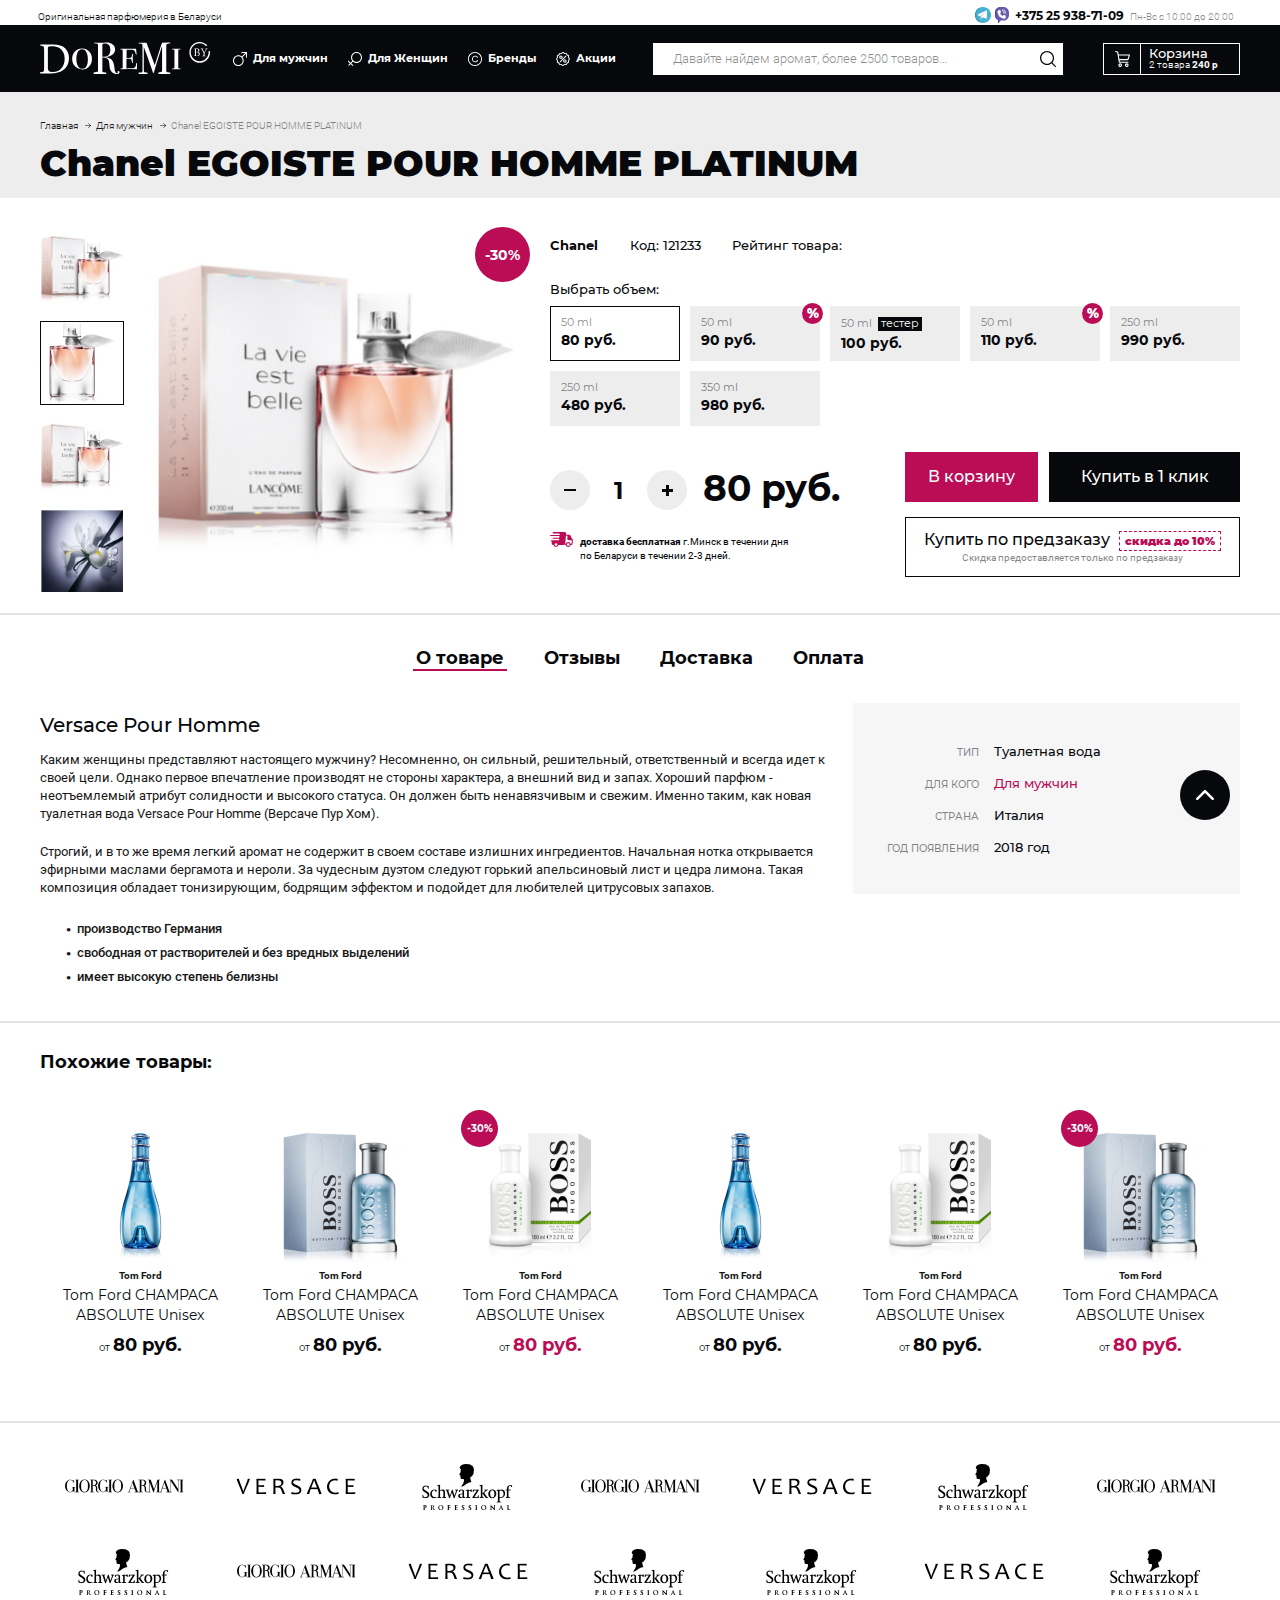
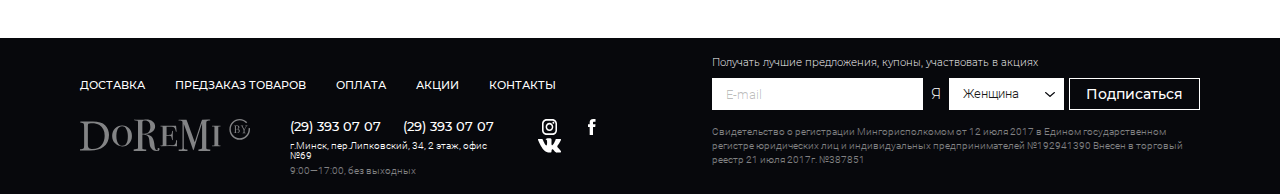
<file: product-page.html>
<!DOCTYPE html>
<html lang="ru">

<head>
    <meta charset="UTF-8">
    <title>TITLE</title>

    <meta name="description" content="">
    <meta name="keywords" content="">
    <meta name="viewport" content="width=device-width, initial-scale=1">
    <meta http-equiv="X-UA-Compatible" content="ie=edge">
    <meta name="format-detection" content="telephone=no">
    <meta name="format-detection" content="address=no">

    <!-- CSS -->
    <link rel="stylesheet" href="assets/css/desktop.css">
    <link rel="stylesheet" href="assets/css/tablet.css">
    <link rel="stylesheet" href="assets/css/mobile.css">

    <!-- favicon -->

    <!--[if IE 9]>
    <script src="http://html5shiv.googlecode.com/svn/trunk/html5.js"></script><![endif]-->
</head>

<body>

<header class="header">
    <div class="header-top">
        <div class="header-top__side">
            Оригинальная парфюмерия в Беларуси
        </div>
        <div class="header-top__side">
            <svg class="header-top__phone-ico">
                <use xlink:href='#svg-telegram' href='#svg-telegram'/>
            </svg>
            <svg class="header-top__phone-ico">
                <use xlink:href='#svg-viber' href='#svg-viber'/>
            </svg>
            <a href="tel:+375259387109" class="header-top__phone">+375 25 938-71-09</a>
            <span class="header-top__schedule">Пн-Вс с 10:00 до 20:00</span>
        </div>
    </div>
    <div class="header-bottom">
        <div class="header-bottom-left">
            <div class="header-mobile-btn">
                <svg class="header-mobile-btn__ico">
                    <use xlink:href='#svg-mobile-nav' href='#svg-mobile-nav'/>
                </svg>
            </div>
            <a href="/" class="header-logo">
                <svg class="header-logo__svg">
                    <use xlink:href='#svg-logo' href='#svg-logo'/>
                </svg>
            </a>
            <div class="header-nav-wrap">
                <ul class="header-nav">
                    <li>
                        <a href="#">
                            <svg class="header-nav__img">
                                <use xlink:href='#svg-nav-male' href='#svg-nav-male'/>
                            </svg>
                            Для мужчин
                        </a>
                    </li>
                    <li>
                        <a href="#">
                            <svg class="header-nav__img">
                                <use xlink:href='#svg-nav-female' href='#svg-nav-female'/>
                            </svg>
                            Для Женщин
                        </a>
                    </li>
                    <li>
                        <a href="#">
                            <svg class="header-nav__img">
                                <use xlink:href='#svg-nav-brands' href='#svg-nav-brands'/>
                            </svg>
                            Бренды
                        </a>
                    </li>
                    <li>
                        <a href="#">
                            <svg class="header-nav__img">
                                <use xlink:href='#svg-nav-sales' href='#svg-nav-sales'/>
                            </svg>
                            Акции
                        </a>
                    </li>
                </ul>
                <ul class="header-nav-mobile">
                    <li><a href="#">ДОСТАВКА</a></li>
                    <li><a href="#">ПРЕДЗАКАЗ ТОВАРОВ</a></li>
                    <li><a href="#">ОПЛАТА</a></li>
                    <li><a href="#">КОНТАКТЫ</a></li>
                </ul>
            </div>
        </div>
        <div class="header-bottom-right">
            <form action="" method="post" name="" class="search">
                <input type="text" name="search" class="search__field"
                       placeholder="Давайте найдем аромат, более 2500 товаров…">
                <button type="reset" class="search__reset">
                    <svg class="search__reset-svg">
                        <use xlink:href='#svg-close' href='#svg-close'/>
                    </svg>
                </button>
                <button type="submit" value="" class="search__submit">
                    <svg class="search__submit-svg">
                        <use xlink:href='#svg-magnifier' href='#svg-magnifier'/>
                    </svg>
                </button>
            </form>
            <div class="header-bottom-search-btn">
                <svg class="search-btn__svg-magnifier">
                    <use xlink:href='#svg-magnifier' href='#svg-magnifier'/>
                </svg>
                <svg class="search-btn__svg-close">
                    <use xlink:href='#svg-close' href='#svg-close'/>
                </svg>
            </div>
            <a href="#" class="header-basket">
                <div class="header-basket__img">
                    <svg class="header-basket__svg">
                        <use xlink:href='#svg-header-basket' href='#svg-header-basket'/>
                    </svg>
                </div>
                <div class="header-basket__desktop">
                    Корзина
                    <span class="header-basket__desktop-subtitle">
                    <span class="header-basket__count">2</span> товара <b>240 р</b>
                </span>
                </div>
            </a>
        </div>

        <!-- миникарта будет отображаться только при наличии позиций .header-basket-minicard__item -->
        <div class="header-basket-minicard">
            <div class="header-basket-minicard-inner">
                <div class="header-basket-minicard-items">
                    <div class="header-basket-minicard__item">
                        <div class="header-basket-minicard__img">
                            <img src="assets/images/Temp/minicard-img.png" alt="">
                        </div>
                        <div class="header-basket-minicard__description">
                            <div class="header-basket-minicard__title">Etro PEGASO Unisex</div>
                            <div class="header-basket-minicard__info">50 ml <span>1 шт.</span></div>
                            <div class="header-basket-minicard__price">80 руб.</div>
                        </div>
                        <div class="header-basket-minicard__close"></div>
                    </div>
                    <div class="header-basket-minicard__item">
                        <div class="header-basket-minicard__img">
                            <img src="assets/images/Temp/minicard-img.png" alt="">
                        </div>
                        <div class="header-basket-minicard__description">
                            <div class="header-basket-minicard__title">Etro PEGASO Unisex</div>
                            <div class="header-basket-minicard__info">50 ml <span>1 шт.</span></div>
                            <div class="header-basket-minicard__price">80 руб.</div>
                        </div>
                        <div class="header-basket-minicard__close"></div>
                    </div>
                </div>
                <a href="#" class="btn header-basket-minicard__lnk theme_red">Оформить заказ</a>
            </div>
        </div>
    </div>
    <div class="search-result">
        <div class="search-result__corner"></div>
        <div class="search-result-titles container">
            <div class="search-result__title">Возможно вы ищете</div>

            <div class="search-result-titles-inner">
                <a href="#" class="search-result-titles__item btn">Tom Ford CHAMPACA ABSOLUTE Unisex</a>
                <a href="#" class="search-result-titles__item btn">Tom Ford CHAMPACA ABSOLUTE Unisex</a>
                <a href="#" class="search-result-titles__item btn">Tom Ford CHAMPACA ABSOLUTE Unisex</a>
                <a href="#" class="search-result-titles__item btn">Tom Ford CHAMPACA ABSOLUTE Unisex</a>
                <a href="#" class="search-result-titles__item btn">Tom Ford CHAMPACA ABSOLUTE Unisex</a>
            </div>
        </div>
        <div class="search-result-products container">
            <div class="search-result__title">Товары</div>

            <div class="products-slider-container js_product-slider">
                <a href="#" class="products-slider-item">
                    <div class="product-slider__img">
                        <div class="product-slider__label-sale">-30%</div>
                        <img src="assets/images/Temp/sliders/pr-sl-1.png" alt="">
                    </div>
                    <div class="product-slider__brand">Tom Ford</div>
                    <div class="product-slider__title-wrap">
                        <div class="product-slider__title">Tom Ford CHAMPACA <br> ABSOLUTE Unisex</div>
                    </div>
                    <div class="product-slider__price">от <span>80 руб.</span></div>
                </a>
                <a href="#" class="products-slider-item">
                    <div class="product-slider__img">
                        <div class="product-slider__label-sale">-30%</div>
                        <img src="assets/images/Temp/sliders/pr-sl-3.png" alt="">
                    </div>
                    <div class="product-slider__brand">Tom Ford</div>
                    <div class="product-slider__title-wrap">
                        <div class="product-slider__title">Tom Ford CHAMPACA <br> ABSOLUTE Unisex</div>
                    </div>
                    <div class="product-slider__price">от <span>80 руб.</span></div>
                </a>
                <a href="#" class="products-slider-item sale">
                    <div class="product-slider__img">
                        <div class="product-slider__label-sale">-30%</div>
                        <img src="assets/images/Temp/sliders/pr-sl-2.png" alt="">
                    </div>
                    <div class="product-slider__brand">Tom Ford</div>
                    <div class="product-slider__title-wrap">
                        <div class="product-slider__title">Tom Ford CHAMPACA <br> ABSOLUTE Unisex</div>
                    </div>
                    <div class="product-slider__price">от <span>80 руб.</span></div>
                </a>
                <a href="#" class="products-slider-item">
                    <div class="product-slider__img">
                        <div class="product-slider__label-sale">-30%</div>
                        <img src="assets/images/Temp/sliders/pr-sl-1.png" alt="">
                    </div>
                    <div class="product-slider__brand">Tom Ford</div>
                    <div class="product-slider__title-wrap">
                        <div class="product-slider__title">Tom Ford CHAMPACA <br> ABSOLUTE Unisex</div>
                    </div>
                    <div class="product-slider__price">от <span>80 руб.</span></div>
                </a>
                <a href="#" class="products-slider-item">
                    <div class="product-slider__img">
                        <div class="product-slider__label-sale">-30%</div>
                        <img src="assets/images/Temp/sliders/pr-sl-2.png" alt="">
                    </div>
                    <div class="product-slider__brand">Tom Ford</div>
                    <div class="product-slider__title-wrap">
                        <div class="product-slider__title">Tom Ford CHAMPACA <br> ABSOLUTE Unisex</div>
                    </div>
                    <div class="product-slider__price">от <span>80 руб.</span></div>
                </a>
                <a href="#" class="products-slider-item sale">
                    <div class="product-slider__img">
                        <div class="product-slider__label-sale">-30%</div>
                        <img src="assets/images/Temp/sliders/pr-sl-3.png" alt="">
                    </div>
                    <div class="product-slider__brand">Tom Ford</div>
                    <div class="product-slider__title-wrap">
                        <div class="product-slider__title">Tom Ford CHAMPACA <br> ABSOLUTE Unisex</div>
                    </div>
                    <div class="product-slider__price">от <span>80 руб.</span></div>
                </a>
            </div>
        </div>
        <div class="container search-result-btn-wrap">
            <a href="#" class="search-result__show-btn btn theme_black">смотреть все 123</a>
        </div>
    </div>
</header>

<main class="main">
    <div class="main-top bg-theme_gray">
        <div class="main-top-container container">
            <div class="main-top-inner">
                <ul class="breadcrumbs">
                    <li class="breadcrumbs__item">
                        <a class="breadcrumbs__link" href="#">Главная</a>
                    </li>
                    <li class="breadcrumbs__item">
                        <a class="breadcrumbs__link" href="#">Для мужчин</a>
                    </li>
                    <li class="breadcrumbs__item">
                        <span class="breadcrumbs__link active">Chanel EGOISTE POUR HOMME PLATINUM</span>
                    </li>
                </ul>
                
                <a href="#" class="back-btn">На главную</a>

                <h1>Chanel EGOISTE POUR HOMME PLATINUM</h1>
            </div>
        </div>
    </div>

    <div class="product">
        <div class="product-container container">
            <div class="product-sliders-wrap">
                <div class="product-slider-nav js_product-slider-nav" style="opacity: 0;">
                    <div class="product-slider-nav__item">
                        <img src="assets/images/Temp/sliders/pdp-mini-1.png" alt="">
                    </div>
                    <div class="product-slider-nav__item">
                        <img src="assets/images/Temp/sliders/pdp-mini-2.png" alt="">
                    </div>
                    <div class="product-slider-nav__item">
                        <img src="assets/images/Temp/sliders/pdp-mini-3.png" alt="">
                    </div>
                    <div class="product-slider-nav__item">
                        <img src="assets/images/Temp/sliders/pdp-mini-1.png" alt="">
                    </div>
                    <div class="product-slider-nav__item">
                        <img src="assets/images/Temp/sliders/pdp-mini-2.png" alt="">
                    </div>
                </div>

                <div class="product-slider-big js_product-slider-big" style="opacity: 0;">
                    <div class="product-slider-big__item">
                        <img src="assets/images/Temp/sliders/pdp-big.jpg" alt="">
                    </div>
                    <div class="product-slider-big__item">
                        <img src="assets/images/Temp/sliders/pdp-big.jpg" alt="">
                    </div>
                    <div class="product-slider-big__item">
                        <img src="assets/images/Temp/sliders/pdp-big.jpg" alt="">
                    </div>
                    <div class="product-slider-big__item">
                        <img src="assets/images/Temp/sliders/pdp-big.jpg" alt="">
                    </div>
                    <div class="product-slider-big__item">
                        <img src="assets/images/Temp/sliders/pdp-big.jpg" alt="">
                    </div>
                </div>

                <div class="product-sliders-sale theme_red">-30%</div>
            </div>

            <form action="" name="" method="post" class="product-choose-wrap">
                <div class="product-choose-info">
                    <div class="product-choose__brand">Chanel</div>
                    <div class="product-choose__sku">Код: 121233</div>
                    <div class="product-choose__rate"><span>Рейтинг товара:</span></div>
                </div>
                <div class="product-choose-param">
                    <div class="product-choose-param__title">Выбрать объем:</div>

                    <div class="product-choose-param-inner">
                        <label class="product-choose-param-label">
                            <input type="radio" name="product-choose" value="80" class="product-choose-param__checkbox"
                                   checked="checked">
                            <span class="product-choose-param-item">
                                <span class="product-choose-param__val">50 ml</span>
                                <span class="product-choose-param__price">80 руб.</span>
                            </span>
                        </label>
                        <label class="product-choose-param-label sale">
                            <input type="radio" name="product-choose" value="90" class="product-choose-param__checkbox"
                                   data-sale="50">
                            <span class="product-choose-param-item">
                                <span class="product-choose-param__val">50 ml</span>
                                <span class="product-choose-param__price">90 руб.</span>
                            </span>
                        </label>
                        <label class="product-choose-param-label">
                            <input type="radio" name="product-choose" value="100"
                                   class="product-choose-param__checkbox">
                            <span class="product-choose-param-item">
                                <span class="product-choose-param__val">50 ml
                                    <span class="product-choose-param__warning"> тестер</span></span>
                                <span class="product-choose-param__price">100 руб.</span>
                            </span>
                        </label>
                        <label class="product-choose-param-label sale">
                            <input type="radio" name="product-choose" value="110" class="product-choose-param__checkbox"
                                   data-sale="70">
                            <span class="product-choose-param-item">
                                <span class="product-choose-param__val">50 ml</span>
                                <span class="product-choose-param__price">110 руб.</span>
                            </span>
                        </label>
                        <label class="product-choose-param-label">
                            <input type="radio" name="product-choose" value="990"
                                   class="product-choose-param__checkbox">
                            <span class="product-choose-param-item">
                                <span class="product-choose-param__val">250 ml</span>
                                <span class="product-choose-param__price">990 руб.</span>
                            </span>
                        </label>
                        <label class="product-choose-param-label">
                            <input type="radio" name="product-choose" value="480"
                                   class="product-choose-param__checkbox">
                            <span class="product-choose-param-item">
                                <span class="product-choose-param__val">250 ml</span>
                                <span class="product-choose-param__price">480 руб.</span>
                            </span>
                        </label>
                        <label class="product-choose-param-label">
                            <input type="radio" name="product-choose" value="980"
                                   class="product-choose-param__checkbox">
                            <span class="product-choose-param-item">
                                <span class="product-choose-param__val">350 ml</span>
                                <span class="product-choose-param__price">980 руб.</span>
                            </span>
                        </label>
                    </div>
                </div>
                <div class="product-choose-buy-wrap">
                    <div class="counter-product">
                        <div class="counter-wrap">
                            <div class="counter">
                                <span class="counter-button" data-counter-button="down"></span>
                                <input type="text" class="counter__value" value="1" data-max-count="10"/>
                                <span class="counter-button" data-counter-button="up"></span>
                            </div>
                            <div class="counter-price-wrap">
                                <div class="product-old-price"></div>
                                <div class="product-price"></div>
                            </div>
                        </div>
                        <div class="counter-shipping-info">
                            <svg class="counter-shipping__svg">
                                <use xlink:href='#svg-shipping' href='#svg-shipping'/>
                            </svg>

                            <span>
                                <b>доставка бесплатная</b> г.Минск в течении дня<br>
                                по Беларуси в течении 2-3 дней.
                            </span>
                        </div>
                    </div>
                    <div class="product-choose-buy-buttons">
                        <div class="product-choose-buy btn theme_red">В корзину</div>
                        <a href="#one-click" class="product-choose-buy-one btn theme_black js_one-click">Купить в 1 клик</a>
                        <a href="#" class="product-choose-buy-pre-order">
                            <div class="product-choose-buy-pre-order__top">
                                <span>Купить по предзаказу</span>
                                <span class="product-choose-buy-pre-order__sale">скидка до 10%</span>
                            </div>
                            <div class="product-choose-buy-pre-order__info">
                                Скидка предоставляется только по предзаказу
                            </div>
                        </a>
                    </div>
                </div>
            </form>
        </div>
    </div>

    <div class="product-page-tabs">
        <div class="product-tabs-container container">
            <div class="tabs-wrap product-tabs-wrap">
                <div class="tabs product-tabs">
                    <span data-id="about-product" class="product-tab tab active">О товаре</span>
                    <span data-id="reviews-product" class="product-tab tab">Отзывы</span>
                    <span data-id="shipping-product" class="product-tab tab">Доставка</span>
                    <span data-id="payment-product" class="product-tab tab">Оплата</span>
                </div>

                <div class="product-panels panels">
                    <div data-id="about-product" class="panel active">
                        <div class="product-tab-mobile">О товаре</div>
                        <div class="product-panel-container">
                            <div class="product-panel-info">
                                <h2>Versace Pour Homme</h2>
                                <p>
                                    Каким женщины представляют настоящего мужчину? Несомненно, он сильный, решительный,
                                    ответственный и всегда идет к своей цели. Однако первое впечатление производят не
                                    стороны характера, а внешний вид и запах. Хороший парфюм - неотъемлемый атрибут
                                    солидности и высокого статуса. Он должен быть ненавязчивым и свежим. Именно таким,
                                    как новая туалетная вода Versace Pour Homme (Версаче Пур Хом).
                                </p>
                                <p>
                                    Строгий, и в то же время легкий аромат не содержит в своем составе излишних
                                    ингредиентов. Начальная нотка открывается эфирными маслами бергамота и нероли. За
                                    чудесным дуэтом следуют горький апельсиновый лист и цедра лимона. Такая композиция
                                    обладает тонизирующим, бодрящим эффектом и подойдет для любителей цитрусовых
                                    запахов.
                                </p>
                                <ul>
                                    <li>производство Германия</li>
                                    <li>свободная от растворителей и без вредных выделений</li>
                                    <li>имеет высокую степень белизны</li>
                                </ul>
                            </div>
                            <div class="product-panel-card-wrap">
                                <table class="product-panel-card">
                                    <tr>
                                        <td>Тип</td>
                                        <td>Туалетная вода</td>
                                    </tr>
                                    <tr>
                                        <td>для кого</td>
                                        <td><span class="color_red">Для мужчин</span></td>
                                    </tr>
                                    <tr>
                                        <td>страна</td>
                                        <td>Италия</td>
                                    </tr>
                                    <tr>
                                        <td>год появления</td>
                                        <td>2018 год</td>
                                    </tr>
                                </table>
                            </div>
                        </div>
                    </div>
                    <div data-id="reviews-product" class="panel">
                        <div class="product-tab-mobile">Отзывы</div>
                        <div class="product-panel-container">
                            <div class="product-panel-reviews">
                                <div class="product-panel-total-rate">4.0</div>

                                <div class="product-panel-review">
                                    <div class="product-panel-review__name">Анастасия</div>
                                    <div class="product-panel-review__rate-date">06 марта 2015, 20:10</div>
                                    <p>
                                        Очень понравился аромат,очень нежный и свежий!
                                    </p>
                                </div>

                                <div class="product-panel-review">
                                    <div class="product-panel-review__name">Анастасия</div>
                                    <div class="product-panel-review__rate-date">06 марта 2015, 20:10</div>
                                    <p>
                                        Это на самом деле МОЙ аромат!!! Пользуюсь им уже 3 года и пока замену ему не
                                        нашла.
                                        По-моему он олицитворение женственности, страсти...любви! Сложный аромат, в
                                        котором
                                        нельзя выделить отдельные нотки и этим он притягателен. Люблю-люблю
                                        Его!!!!!!!!!!!!!!!!!!!!!
                                    </p>
                                </div>
                            </div>
                            <form action="" method="post" name="" class="product-panel-reviews-form">
                                <label class="form-label">
                                    <span class="form-label-title">имя</span>
                                    <input type="text" class="form-input">
                                </label>
                                <label class="form-label">
                                    <span class="form-label-title">e-mail</span>
                                    <input type="text" class="form-input">
                                </label>
                                <div class="form-rate">
                                    <span class="form-rate-title">рейтинг</span>
                                </div>
                                <label class="form-label">
                                    <span class="form-label-title">комментарий</span>
                                    <textarea class="form-textarea"></textarea>
                                </label>
                                <input type="submit" value="Оставить комментарий"
                                       class="product-panel-reviews-form__submit">
                            </form>
                        </div>
                    </div>
                    <div data-id="shipping-product" class="panel">
                        <div class="product-tab-mobile">Доставка</div>
                        <div class="product-panel-container">
                            <div>Нет дизайна</div>
                        </div>
                    </div>
                    <div data-id="payment-product" class="panel">
                        <div class="product-tab-mobile">Оплата</div>
                        <div class="product-panel-container">
                            <div>Нет дизайна</div>
                        </div>
                    </div>
                </div>
            </div>
        </div>
    </div>

    <div class="similar-products">
        <div class="similar-products-container container">
            <div class="similar-products__title">Похожие товары:</div>

            <div class="products-slider-container js_product-slider">
                <a href="#" class="products-slider-item">
                    <div class="product-slider__img">
                        <div class="product-slider__label-sale">-30%</div>
                        <img src="assets/images/Temp/sliders/pr-sl-1.png" alt="">
                    </div>
                    <div class="product-slider__brand">Tom Ford</div>
                    <div class="product-slider__title-wrap">
                        <div class="product-slider__title">Tom Ford CHAMPACA <br> ABSOLUTE Unisex</div>
                    </div>
                    <div class="product-slider__price">от <span>80 руб.</span></div>
                </a>
                <a href="#" class="products-slider-item">
                    <div class="product-slider__img">
                        <div class="product-slider__label-sale">-30%</div>
                        <img src="assets/images/Temp/sliders/pr-sl-3.png" alt="">
                    </div>
                    <div class="product-slider__brand">Tom Ford</div>
                    <div class="product-slider__title-wrap">
                        <div class="product-slider__title">Tom Ford CHAMPACA <br> ABSOLUTE Unisex</div>
                    </div>
                    <div class="product-slider__price">от <span>80 руб.</span></div>
                </a>
                <a href="#" class="products-slider-item sale">
                    <div class="product-slider__img">
                        <div class="product-slider__label-sale">-30%</div>
                        <img src="assets/images/Temp/sliders/pr-sl-2.png" alt="">
                    </div>
                    <div class="product-slider__brand">Tom Ford</div>
                    <div class="product-slider__title-wrap">
                        <div class="product-slider__title">Tom Ford CHAMPACA <br> ABSOLUTE Unisex</div>
                    </div>
                    <div class="product-slider__price">от <span>80 руб.</span></div>
                </a>
                <a href="#" class="products-slider-item">
                    <div class="product-slider__img">
                        <div class="product-slider__label-sale">-30%</div>
                        <img src="assets/images/Temp/sliders/pr-sl-1.png" alt="">
                    </div>
                    <div class="product-slider__brand">Tom Ford</div>
                    <div class="product-slider__title-wrap">
                        <div class="product-slider__title">Tom Ford CHAMPACA <br> ABSOLUTE Unisex</div>
                    </div>
                    <div class="product-slider__price">от <span>80 руб.</span></div>
                </a>
                <a href="#" class="products-slider-item">
                    <div class="product-slider__img">
                        <div class="product-slider__label-sale">-30%</div>
                        <img src="assets/images/Temp/sliders/pr-sl-2.png" alt="">
                    </div>
                    <div class="product-slider__brand">Tom Ford</div>
                    <div class="product-slider__title-wrap">
                        <div class="product-slider__title">Tom Ford CHAMPACA <br> ABSOLUTE Unisex</div>
                    </div>
                    <div class="product-slider__price">от <span>80 руб.</span></div>
                </a>
                <a href="#" class="products-slider-item sale">
                    <div class="product-slider__img">
                        <div class="product-slider__label-sale">-30%</div>
                        <img src="assets/images/Temp/sliders/pr-sl-3.png" alt="">
                    </div>
                    <div class="product-slider__brand">Tom Ford</div>
                    <div class="product-slider__title-wrap">
                        <div class="product-slider__title">Tom Ford CHAMPACA <br> ABSOLUTE Unisex</div>
                    </div>
                    <div class="product-slider__price">от <span>80 руб.</span></div>
                </a>
            </div>
        </div>
    </div>

    <section class="brands-slider">
        <div class="container brands-slider-container js_brands-slider">
            <a href="#" class="brands-slider-item">
                <img src="assets/images/Brands/armani.png" alt="">
            </a>
            <a href="#" class="brands-slider-item">
                <img src="assets/images/Brands/SCHWARZKOPF.png" alt="">
            </a>
            <a href="#" class="brands-slider-item">
                <img src="assets/images/Brands/VERSACE.png" alt="">
            </a>
            <a href="#" class="brands-slider-item">
                <img src="assets/images/Brands/armani.png" alt="">
            </a>
            <a href="#" class="brands-slider-item">
                <img src="assets/images/Brands/SCHWARZKOPF.png" alt="">
            </a>
            <a href="#" class="brands-slider-item">
                <img src="assets/images/Brands/VERSACE.png" alt="">
            </a>
            <a href="#" class="brands-slider-item">
                <img src="assets/images/Brands/armani.png" alt="">
            </a>
            <a href="#" class="brands-slider-item">
                <img src="assets/images/Brands/SCHWARZKOPF.png" alt="">
            </a>
            <a href="#" class="brands-slider-item">
                <img src="assets/images/Brands/VERSACE.png" alt="">
            </a>
            <a href="#" class="brands-slider-item">
                <img src="assets/images/Brands/SCHWARZKOPF.png" alt="">
            </a>
            <a href="#" class="brands-slider-item">
                <img src="assets/images/Brands/SCHWARZKOPF.png" alt="">
            </a>
            <a href="#" class="brands-slider-item">
                <img src="assets/images/Brands/VERSACE.png" alt="">
            </a>
            <a href="#" class="brands-slider-item">
                <img src="assets/images/Brands/armani.png" alt="">
            </a>
            <a href="#" class="brands-slider-item">
                <img src="assets/images/Brands/SCHWARZKOPF.png" alt="">
            </a>
        </div>
    </section>
</main>

<footer class="footer">
    <div class="footer-container container">
        <div class="footer-half-section">
            <ul class="footer-nav">
                <li><a href="#">ДОСТАВКА</a></li>
                <li><a href="#">ПРЕДЗАКАЗ ТОВАРОВ</a></li>
                <li><a href="#">ОПЛАТА</a></li>
                <li><a href="#">АКЦИИ</a></li>
                <li><a href="#">КОНТАКТЫ</a></li>
            </ul>
            <div class="footer-half__bottom">
                <a href="#" class="footer-logo">
                    <svg class="footer-logo__svg">
                        <use xlink:href='#svg-logo' href='#svg-logo'/>
                    </svg>
                </a>

                <address class="footer-address">
                    <div class="footer-address__phones">
                        <a href="tel:+375293930707">(29) 393 07 07</a>
                        <a href="tel:+375293930707">(29) 393 07 07</a>
                    </div>
                    <div class="footer-address__info">г.Минск, пер.Липковский, 34, 2 этаж, офис №69</div>
                    <div class="footer-address__shcedule">9:00—17:00, без выходных</div>
                </address>

                <div class="footer-social">
                    <a href="#" class="footer-social__insta">
                        <svg class="footer-social__svg">
                            <use xlink:href='#svg-insta' href='#svg-insta'/>
                        </svg>
                    </a>
                    <a href="#" class="footer-social__fb">
                        <svg class="footer-social__svg">
                            <use xlink:href='#svg-fb' href='#svg-fb'/>
                        </svg>
                    </a>
                    <a href="#" class="footer-social__vk">
                        <svg class="footer-social__svg">
                            <use xlink:href='#svg-vk' href='#svg-vk'/>
                        </svg>
                    </a>
                </div>
            </div>
        </div>
        <div class="footer-half-section">
            <div class="footer-subscribe-info">Получать лучшие предложения, купоны, участвовать в акциях</div>
            <form action="" method="post" name="footer-subscribe" class="footer-subscribe">
                <input type="email" name="" placeholder="E-mail" class="footer-subscribe__email">
                <span class="footer-subscribe__deliver">Я</span>
                <select name="subscribe_sex" title="" class="footer-subscribe__sex js_custom-select">
                    <option value="Женщина">Женщина</option>
                    <option value="Мужчина">Мужчина</option>
                </select>
                <input type="submit" value="Подписаться" class="footer-subscribe__submit">
            </form>
            <div class="footer-registration">
                Свидетельство о регистрации Мингорисполкомом от 12 июля 2017 в Едином государственном регистре
                юридических
                лиц и индивидуальных предпринимателей №192941390 Внесен в торговый реестр 21 июля 2017г. №387851
            </div>
        </div>
    </div>
</footer>

<div class="up-btn">
    <svg class="up-btn__svg">
        <use xlink:href='#svg-toup' href='#svg-toup'/>
    </svg>
</div>

<svg style="display: none;">
    <symbol id="svg-logo" viewBox="0 0 170 32">
        <path d="M0.368125 2.59833V3.86037C3.75487 4.15732 4.123 4.38003 4.123 8.16616V26.0575C4.123 29.8436 3.75487 30.1406 0 30.3633V31.5511H10.4547C15.903 31.5511 20.2469 30.4375 23.56 27.8392C26.9467 25.2409 29.0082 21.3063 29.0082 15.9611C29.0819 12.3977 27.7566 8.90854 25.327 6.38446C22.6029 3.78613 18.4062 2.59833 12.8107 2.59833H0.368125ZM7.87787 7.20107C7.87787 5.4936 8.02512 4.97394 8.46687 4.67698C8.90862 4.38003 10.0866 4.15732 11.9272 4.15732C14.8722 4.15732 17.4491 4.67699 19.437 6.01327C22.971 8.09193 24.6644 12.1008 24.6644 16.6293C24.6644 23.7561 20.8359 29.9921 12.5899 29.9921C9.35037 29.9921 7.87787 29.1755 7.87787 25.7605V7.20107ZM49.1815 9.57668C47.4145 7.57226 44.8376 6.45869 42.1871 6.53293C39.463 6.45869 36.8861 7.49802 34.9719 9.42821C33.0576 11.4326 32.1005 14.1052 32.1741 16.9262C32.1005 19.673 33.2049 22.4198 35.1191 24.35C36.9597 26.3544 39.6102 27.468 42.3343 27.3938C44.9112 27.468 47.4145 26.3544 49.1078 24.4243C50.9485 22.4198 51.9792 19.8215 51.9056 17.1489C52.0528 14.3279 51.0957 11.6553 49.1815 9.57668ZM42.408 26.7999C40.5673 26.7999 38.874 25.8348 37.9905 24.2015C36.9597 22.4941 36.3707 20.1185 36.3707 17.0747C36.2971 14.9218 36.6652 12.7689 37.4015 10.7645C38.3586 8.38888 39.9047 7.20107 42.1135 7.20107C43.586 7.12683 44.9848 7.86921 45.7947 9.13126C47.1936 11.1357 47.8562 13.8082 47.8562 17.2974C47.8562 23.6076 46.0156 26.7999 42.408 26.7999ZM78.4842 29.1012C78.0424 29.027 77.6007 29.324 77.5271 29.7694C77.5271 29.8436 77.5271 29.9179 77.5271 29.9921C77.5271 30.289 77.6007 30.5118 77.7479 30.8087L77.8216 30.8829C77.8216 31.0314 77.6007 31.1799 77.159 31.1799C75.7601 31.1799 74.9502 29.9921 74.6557 27.5422C74.2876 23.2365 73.4777 20.2669 72.2997 18.5595C71.1217 16.852 68.9866 15.8127 65.8943 15.293C65.5998 15.293 65.4526 15.2188 65.4526 15.1445C65.5998 15.0703 65.7471 14.996 65.8943 14.996C68.324 14.9218 70.68 14.1052 72.5942 12.6204C74.214 11.4326 75.0975 9.50245 75.0975 7.49802C75.1711 5.4936 74.2876 3.63766 72.6678 2.44985C71.0481 1.18781 68.913 0.593903 66.1888 0.593903C65.7471 0.593903 64.8636 0.66814 63.6856 0.742378C62.6548 0.816616 61.7713 0.816616 61.1823 0.816616L55.2923 0.66814C55.1451 0.66814 54.9978 0.593903 54.9242 0.593903C54.4825 0.593903 54.188 0.742378 54.188 1.03933C54.188 1.33628 54.5561 1.41052 55.2923 1.41052C56.6176 1.48476 57.3538 1.63323 57.6483 1.85595C57.8692 2.07866 58.0165 2.82104 58.0165 4.00884V28.5816C58.0165 29.6209 57.9428 29.3982 57.8692 29.5467C57.722 29.9179 55.0715 30.4375 53.6726 30.4375C53.6726 30.9572 53.6726 31.4026 53.6726 31.9223H66.1888C66.1888 31.9223 66.2625 30.4375 66.1888 30.4375C64.7163 30.3633 62.3603 30.6602 62.3603 29.6209V15.59C64.7163 15.6642 66.3361 16.1096 67.3668 16.852C68.3976 17.5944 68.9866 19.0049 69.2075 20.8608C69.502 23.9788 69.7965 25.9833 69.9437 26.7256C70.1646 27.6165 70.5327 28.4331 71.0481 29.1012C72.2261 30.9572 74.2876 32.0708 76.4227 31.9965C78.4842 31.9965 79.5149 31.4026 79.5149 30.1406C79.5886 29.6209 79.2205 29.1012 78.7051 29.027C78.6314 29.1012 78.5578 29.1012 78.4842 29.1012ZM68.4712 13.1401C67.2196 14.1794 65.1581 14.6991 62.3603 14.6991V3.3407C62.2867 2.82104 62.5076 2.30137 62.8757 1.93018C63.4647 1.63323 64.201 1.48476 64.8636 1.55899C68.5448 1.55899 70.3118 3.71189 70.3118 7.94345C70.3855 10.3191 69.7228 12.0265 68.4712 13.1401ZM96.5959 21.0836C96.3014 21.0836 96.1542 21.3063 96.0806 21.7517C95.8597 24.2758 95.1971 25.6863 94.0191 26.0575C93.2828 26.2802 90.7059 26.3544 86.4357 26.4287V16.7778H87.5401C89.4543 16.7778 90.5587 16.9262 91.0004 17.2232C91.4422 17.5201 91.6631 18.4852 91.8839 20.1185C91.9576 20.8608 92.1784 21.232 92.3993 21.232C92.6938 21.232 92.8411 21.0093 92.8411 20.4897C92.8411 20.3412 92.8411 20.1185 92.8411 19.8957C92.7674 19.1534 92.7674 17.8913 92.7674 15.9611C92.7674 15.59 92.7674 14.996 92.8411 14.2537C92.9147 13.5113 92.9147 12.9916 92.9147 12.6204C92.9147 12.0265 92.7674 11.7296 92.4729 11.7296C92.1784 11.7296 92.0312 12.175 91.9576 12.9916C91.8103 14.4021 91.5158 15.2188 91.0741 15.59C90.6323 15.8869 89.4543 16.0354 87.6137 16.0354H86.5829V7.72074H88.7917C90.3378 7.6465 91.8839 7.72074 93.3564 8.01769C94.5344 8.38888 95.2707 9.72516 95.7124 11.9523C95.8597 12.5462 96.0069 12.8432 96.3014 12.8432C96.5223 12.8432 96.5959 12.6204 96.5959 12.2492C96.5959 12.1008 96.5959 11.8781 96.5223 11.7296C96.3751 9.50245 96.2278 8.2404 96.1542 7.79498L96.0806 7.12683V6.82988H80.9138C80.5457 6.82988 80.4721 6.97836 80.4721 7.20107C80.4721 7.42379 80.4721 7.49802 80.8402 7.49802C81.3556 7.49802 81.8709 7.49802 82.3863 7.57226C82.6072 7.6465 82.6808 8.31464 82.6808 9.50245V24.7954C82.7544 25.3151 82.6808 25.8348 82.4599 26.2802C81.9446 26.5029 81.3556 26.5772 80.8402 26.5029C80.4721 26.5029 80.3248 26.6514 80.3248 26.8741C80.3248 27.0968 80.6193 27.2453 81.2819 27.2453L89.7488 27.0968L97.1113 27.2453C97.0377 26.9483 96.9641 26.6514 96.9641 26.3544V23.7561C96.9641 23.4592 96.9641 23.1622 97.0377 22.791C97.1113 22.4198 97.1113 22.2714 97.1113 22.1971C97.0377 21.529 96.8904 21.0836 96.5959 21.0836ZM126.267 28.3589V7.57226C126.267 4.3058 126.34 2.52409 126.488 2.37561C126.856 1.93018 127.371 1.70747 127.96 1.63323C128.549 1.55899 129.065 1.55899 129.654 1.55899C130.169 1.55899 130.39 1.41052 130.39 1.11357C130.39 0.965092 130.316 0.816616 130.169 0.742378C129.654 0.593903 129.065 0.593903 128.549 0.593903L122.07 0.66814C121.849 1.26204 121.555 1.93018 121.26 2.82104L116.548 17.5201C115.959 19.3761 115.37 21.3063 114.781 23.2365C111.689 14.6249 109.775 9.42821 109.112 7.6465C107.566 3.3407 106.683 1.03933 106.535 0.66814C105.799 0.66814 104.547 0.66814 102.854 0.66814H99.7618C98.8783 0.66814 98.4366 0.816616 98.4366 1.18781C98.4366 1.41052 98.6574 1.55899 99.1728 1.55899C99.9827 1.55899 100.866 1.70747 101.676 1.93018C102.044 2.07866 102.339 2.37561 102.412 2.7468C102.486 2.96951 102.486 4.3058 102.486 6.75565V28.1362C102.486 29.4724 102.265 29.9921 102.339 29.6951C102.339 30.3633 100.866 30.4375 98.5838 30.4375C98.8783 30.4375 98.6574 31.9223 98.5838 31.9223C98.5838 31.9223 106.02 31.9223 107.419 31.9223C107.492 31.4026 107.492 30.9572 107.419 30.4375C105.357 30.5118 103.958 30.1406 103.958 29.3982C103.885 29.324 103.811 27.3195 103.811 21.9002V7.42379C103.811 6.45869 103.811 5.64208 103.811 5.12241L105.578 9.87364C109.554 20.6381 111.91 27.3938 112.793 30.1406C113.014 30.8829 113.235 31.1799 113.456 31.1799C113.603 31.1799 113.898 30.5118 114.34 29.1012L116.401 22.0486C118.683 14.8476 120.377 9.42821 121.555 5.86479C121.923 4.82546 122.07 4.3058 122.07 4.3058V27.3938C122.07 29.2497 121.997 29.4724 121.849 29.6209C121.555 29.9179 120.671 30.5118 118.463 30.5118C118.389 31.0314 118.389 31.4769 118.463 31.9965H130.243C130.095 31.9965 130.463 30.5118 130.243 30.5118C125.899 30.0663 126.267 29.6951 126.267 28.3589ZM140.108 26.5029C139.593 26.5029 139.078 26.4287 138.562 26.2802C138.341 26.206 138.194 25.9833 138.268 25.6863V8.90854C138.194 8.46312 138.268 8.09193 138.415 7.72074C138.636 7.57226 138.93 7.49802 139.151 7.49802C140.182 7.49802 140.624 7.34955 140.624 7.20107C140.624 6.97836 140.403 6.82988 139.887 6.82988H132.599C132.23 6.82988 132.01 6.90412 132.01 7.12683C132.01 7.27531 132.157 7.42379 132.304 7.42379H132.378H133.703C133.997 7.42379 134.218 7.49802 134.366 7.79498C134.439 8.46312 134.513 9.13126 134.439 9.87364V24.35C134.439 25.0182 134.439 25.6121 134.366 26.2802C134.292 26.4287 133.85 26.5029 132.967 26.5772C132.304 26.5772 132.01 26.7256 132.01 26.9483C132.01 27.0968 132.23 27.1711 132.746 27.1711H140.182C140.476 27.1711 140.55 27.0968 140.55 26.8741C140.624 26.6514 140.403 26.5772 140.108 26.5029Z"/>
        <path d="M157.778 10.0221C158.662 9.87363 159.324 9.13125 159.398 8.2404C159.398 7.72073 159.177 7.20107 158.735 6.90412C158.22 6.60716 157.557 6.45869 156.968 6.53293H153.95V6.82988C154.907 6.90411 154.907 6.97835 154.907 7.94344V12.6947C154.907 13.6598 154.833 13.734 153.802 13.8082V14.1052H156.379C157.189 14.1794 157.999 13.9567 158.662 13.6598C159.324 13.3628 159.766 12.6204 159.766 11.8781C159.913 10.7645 158.956 10.2448 157.778 10.0221ZM155.938 9.94787V7.64649C155.864 7.42378 155.938 7.20107 156.085 7.05259C156.306 6.97835 156.527 6.90412 156.747 6.90412C157.557 6.82988 158.22 7.34954 158.294 8.16616C158.294 8.2404 158.294 8.31463 158.294 8.46311C158.294 9.4282 157.778 9.94787 156.453 9.94787H155.938ZM155.938 10.3191H156.453C157.925 10.3191 158.735 10.8387 158.735 12.1008C158.809 12.9916 158.073 13.8082 157.189 13.8825C157.116 13.8825 157.042 13.8825 156.895 13.8825C156.158 13.8825 155.938 13.6598 155.938 12.7689V10.3191ZM167.644 6.53293H165.067V6.82988C165.951 6.90411 166.024 7.05259 165.73 7.64649C165.435 8.38887 164.773 9.50244 164.331 10.3191C163.815 9.4282 163.226 8.46311 162.785 7.49802C162.564 7.12683 162.564 6.97835 163.374 6.82988V6.53293H160.576V6.82988C161.312 6.90411 161.386 7.05259 161.901 7.86921C162.564 8.98278 163.006 9.72515 163.374 10.4675C163.521 10.6902 163.595 10.913 163.595 11.1357V12.6947C163.595 13.734 163.521 13.8082 162.417 13.8825V14.1794H165.73V13.8825C164.625 13.8082 164.552 13.734 164.552 12.6947V11.1357C164.552 10.8387 164.625 10.616 164.773 10.3933C165.362 9.35396 165.73 8.68582 166.245 7.79497C166.466 7.20107 167.055 6.82988 167.644 6.82988V6.53293Z"/>
        <path d="M169.926 9.05702L168.527 9.35397C168.527 9.65092 168.601 10.0221 168.601 10.3191C168.601 15.293 164.625 19.3018 159.693 19.3018C154.76 19.3018 150.784 15.293 150.784 10.3191C150.784 5.34513 154.76 1.33628 159.693 1.33628C162.196 1.33628 164.552 2.44985 166.098 4.15732L167.276 3.3407C165.435 1.33628 162.711 0 159.693 0C154.023 0 149.385 4.67699 149.385 10.3933C149.385 16.1096 154.023 20.7866 159.693 20.7866C165.362 20.7866 170 16.1096 170 10.3933C170 9.94787 170 9.50245 169.926 9.05702Z"/>
    </symbol>
    <symbol id="svg-nav-male" viewBox="0 0 14 14">
        <path d="M13.4815 0H8.8321C8.53826 0 8.31359 0.224697 8.31359 0.518504C8.31359 0.81231 8.53829 1.03701 8.8321 1.03701H12.237L8.76299 4.51111C7.82966 3.75061 6.65434 3.28395 5.35806 3.28395C2.40246 3.28395 0 5.68644 0 8.64197C0 11.5975 2.40246 14 5.35803 14C8.31359 14 10.7161 11.5975 10.7161 8.64197C10.7161 7.34566 10.2494 6.17037 9.48889 5.23704L12.963 1.76297V5.1679C12.963 5.46174 13.1877 5.6864 13.4815 5.6864C13.7753 5.6864 14 5.46171 14 5.1679V0.518504C14 0.224697 13.7753 0 13.4815 0ZM5.35803 12.963C2.97284 12.963 1.03704 11.0272 1.03704 8.64201C1.03704 6.25682 2.97284 4.32102 5.35803 4.32102C7.74322 4.32102 9.67901 6.25682 9.67901 8.64201C9.67901 11.0272 7.74322 12.963 5.35803 12.963Z"/>
    </symbol>
    <symbol id="svg-nav-female" viewBox="0 0 14 14">
        <path d="M8.5135 0C5.48819 0 3.02701 2.46118 3.02701 5.4865C3.02701 8.51164 5.48819 10.973 8.5135 10.973C11.5388 10.973 14 8.51162 14 5.4865C14 2.46118 11.5388 0 8.5135 0ZM8.5135 9.94104C6.05732 9.94104 4.05896 7.94287 4.05896 5.4865C4.05896 3.03032 6.05732 1.03195 8.5135 1.03195C10.9697 1.03195 12.968 3.03029 12.968 5.4865C12.968 7.94284 10.9697 9.94104 8.5135 9.94104Z"/>
        <path d="M5.3697 8.63028C5.16829 8.4287 4.84153 8.4287 4.64011 8.63028L0.426361 12.844C0.224782 13.0454 0.224782 13.3722 0.426361 13.5736C0.526986 13.6744 0.659056 13.7248 0.791154 13.7248C0.923251 13.7248 1.05532 13.6744 1.15595 13.5736L5.3697 9.35986C5.57128 9.15848 5.57128 8.83169 5.3697 8.63028Z"/>
        <path d="M5.09452 13.1192L0.880769 8.90549C0.679383 8.70391 0.352598 8.70391 0.151184 8.90549C-0.0503945 9.1069 -0.0503945 9.43366 0.151184 9.63507L4.36494 13.8488C4.46556 13.9496 4.59763 14 4.72973 14C4.86183 14 4.9939 13.9496 5.09452 13.8488C5.2961 13.6474 5.2961 13.3207 5.09452 13.1192Z"/>
    </symbol>
    <symbol id="svg-nav-brands" viewBox="0 0 14 14">
        <path d="M7 0C3.14015 0 0 3.14015 0 7C0 10.8598 3.14015 14 7 14C10.8598 14 14 10.8598 14 7C14 3.14015 10.8598 0 7 0ZM7 13.0894C3.64235 13.0894 0.910688 10.3577 0.910688 7C0.910688 3.64229 3.64235 0.910688 7 0.910688C10.3577 0.910688 13.0893 3.64235 13.0893 7C13.0893 10.3577 10.3577 13.0894 7 13.0894Z"/>
        <path d="M9.85556 8.14067C9.64368 8.00523 9.36212 8.06711 9.22658 8.27889C8.78672 8.96661 8.03748 9.37718 7.22236 9.37718C5.91158 9.37718 4.84521 8.31077 4.84521 6.99998C4.84521 5.6892 5.91158 4.62278 7.22236 4.62278C8.01329 4.62278 8.75029 5.01473 9.1939 5.67124C9.33465 5.87953 9.61762 5.93438 9.82612 5.79357C10.0345 5.65282 10.0893 5.36975 9.94845 5.16136C9.33536 4.25385 8.3162 3.7121 7.22236 3.7121C5.40943 3.7121 3.93452 5.18701 3.93452 6.99998C3.93452 8.81296 5.40943 10.2879 7.22236 10.2879C8.34964 10.2879 9.3857 9.72031 9.99378 8.7696C10.1293 8.55776 10.0674 8.27621 9.85556 8.14067Z"/>
    </symbol>
    <symbol id="svg-nav-sales" viewBox="0 0 14 14">
        <path d="M13.9194 6.73113L13.0314 5.38438L13.1202 3.77098C13.1307 3.57741 13.0257 3.39574 12.8527 3.30833L11.4172 2.58309L10.6918 1.14729C10.6042 0.974065 10.4226 0.870378 10.229 0.879812L8.61558 0.968706L7.269 0.0806976C7.1059 -0.0268992 6.89442 -0.0268992 6.73132 0.0806976L5.38457 0.968706L3.77117 0.879812C3.57484 0.869722 3.39577 0.974065 3.30835 1.14729L2.58312 2.58309L1.14731 3.30833C0.974255 3.39574 0.869256 3.57741 0.879838 3.77114L0.968732 5.38455L0.0806975 6.7313C-0.0268992 6.8944 -0.0268992 7.10588 0.0806975 7.26898L0.968705 8.61557L0.879811 10.229C0.869229 10.4227 0.974228 10.6044 1.14728 10.6918L2.58309 11.4172L3.30832 12.8527C3.39574 13.026 3.57839 13.1302 3.77097 13.1201L5.38438 13.0314L6.73113 13.9194C6.81269 13.9731 6.90629 14 6.99989 14C7.09348 14 7.18708 13.9731 7.26897 13.9193L8.61556 13.0312L10.229 13.12C10.4225 13.1304 10.6042 13.0259 10.6918 12.8525L11.4172 11.417L12.8526 10.6916C13.0258 10.6042 13.1307 10.4224 13.1201 10.2288L13.0314 8.6154L13.9194 7.26882C14.0269 7.10571 14.0269 6.89427 13.9194 6.73113ZM12.1268 8.21269C12.0693 8.30011 12.0411 8.40363 12.047 8.50833L12.127 9.96399L10.8331 10.6177C10.74 10.6648 10.6645 10.7403 10.6174 10.8334L9.96367 12.1273L8.50802 12.0473C8.40252 12.0424 8.2998 12.0695 8.21238 12.1271L6.99991 12.9266L5.78728 12.1271C5.70736 12.0745 5.61393 12.0465 5.51852 12.0465C5.50958 12.0465 5.50061 12.0469 5.49167 12.0472L4.03602 12.1271L3.38226 10.8333C3.3352 10.7402 3.25968 10.6646 3.16657 10.6176L1.87257 9.96382L1.95266 8.50816C1.95835 8.40366 1.93035 8.29994 1.87274 8.21252L1.07324 7.00006L1.87287 5.78743C1.93051 5.70001 1.95851 5.59649 1.9528 5.49179L1.87271 4.03629L3.16671 3.38254C3.25982 3.33548 3.33537 3.25996 3.3824 3.16685L4.03615 1.87285L5.49165 1.95294C5.59697 1.95928 5.69987 1.93079 5.78728 1.87301L6.99991 1.07354L8.21254 1.87285C8.29979 1.93046 8.40365 1.95849 8.50818 1.95277L9.96384 1.87268L10.6176 3.16669C10.6647 3.25979 10.7402 3.33534 10.8333 3.38237L12.1271 4.03613L12.0472 5.49179C12.0413 5.5963 12.0693 5.70001 12.127 5.78743L12.9264 7.00006L12.1268 8.21269Z"/>
        <path d="M4.96504 3.41873C4.02265 3.41873 3.25574 4.18547 3.25574 5.12803C3.25574 6.07059 4.02265 6.83733 4.96504 6.83733C5.9076 6.83733 6.67434 6.07042 6.67434 5.12803C6.67434 4.18564 5.90743 3.41873 4.96504 3.41873ZM4.96504 5.86056C4.56115 5.86056 4.23248 5.53189 4.23248 5.128C4.23248 4.72411 4.56115 4.39544 4.96504 4.39544C5.3691 4.39544 5.6976 4.72411 5.6976 5.128C5.6976 5.53189 5.3689 5.86056 4.96504 5.86056Z"/>
        <path d="M8.87198 7.32562C7.92942 7.32562 7.16268 8.09236 7.16268 9.03492C7.16268 9.97748 7.92942 10.7442 8.87198 10.7442C9.81454 10.7442 10.5813 9.97748 10.5813 9.03492C10.5813 8.09236 9.81451 7.32562 8.87198 7.32562ZM8.87198 9.76748C8.46809 9.76748 8.13942 9.43881 8.13942 9.03492C8.13942 8.63103 8.46809 8.30236 8.87198 8.30236C9.27603 8.30236 9.60454 8.63103 9.60454 9.03492C9.60451 9.43881 9.27584 9.76748 8.87198 9.76748Z"/>
        <path d="M10.1289 3.8711C9.93811 3.6803 9.62913 3.6803 9.43833 3.8711L3.87092 9.43851C3.68014 9.62913 3.68014 9.93844 3.87092 10.1291C3.96616 10.2245 4.09117 10.2722 4.21618 10.2722C4.3412 10.2722 4.46624 10.2245 4.56145 10.1291L10.1288 4.56169C10.3197 4.37105 10.3197 4.06174 10.1289 3.8711Z"/>
    </symbol>
    <symbol id="svg-header-basket" viewBox="0 0 15 16">
        <path d="M5.14816 12.345C4.14742 12.345 3.33337 13.1648 3.33337 14.1725C3.33337 15.1803 4.14745 16 5.14816 16C6.1489 16 6.96295 15.18 6.96295 14.1725C6.96295 13.165 6.1489 12.345 5.14816 12.345ZM5.14816 14.8813C4.76019 14.8813 4.44447 14.5636 4.44447 14.1727C4.44447 13.7818 4.76019 13.4641 5.14816 13.4641C5.53632 13.4641 5.85186 13.7818 5.85186 14.1727C5.85186 14.5636 5.53632 14.8813 5.14816 14.8813Z"/>
        <path d="M11.7408 12.345C10.7399 12.345 9.92587 13.1648 9.92587 14.1725C9.92587 15.1803 10.74 16 11.7408 16C12.7414 16 13.5556 15.1802 13.5556 14.1725C13.5556 13.1648 12.7414 12.345 11.7408 12.345ZM11.7408 14.8811C11.3527 14.8811 11.037 14.5632 11.037 14.1725C11.037 13.7818 11.3527 13.4641 11.7408 13.4641C12.1288 13.4641 12.4445 13.7816 12.4445 14.1725C12.4445 14.5634 12.129 14.8811 11.7408 14.8811Z"/>
        <path d="M4.35185 11.7857H12.9999C13.3069 11.7857 13.5555 11.5353 13.5555 11.2263C13.5555 10.9173 13.3068 10.6669 12.9999 10.6669H4.82426L3.23371 0.842501C3.19557 0.607156 3.01372 0.422187 2.78057 0.381343L0.650956 0.0083739C0.347798 -0.044595 0.0609636 0.159249 0.00836321 0.463562C-0.0444233 0.768094 0.158189 1.05769 0.460385 1.11066L2.20054 1.41538L3.80347 11.3162C3.84741 11.5871 4.07944 11.7857 4.35185 11.7857Z"/>
        <path d="M14.8932 3.62404C14.7886 3.47951 14.6219 3.3941 14.4443 3.3941H3.14813V4.51298H13.6823L12.5395 8.0934H3.94443V9.21227H12.9445C13.1856 9.21227 13.3995 9.05524 13.4734 8.82402L14.9734 4.1247C15.0277 3.95448 14.9978 3.76839 14.8932 3.62404Z"/>
    </symbol>
    <symbol id="svg-right-arrow" viewBox="0 0 14 12">
        <path d="M13.3246 5.44448H0.563016C0.252058 5.44448 0 5.69336 0 6.00004C0 6.30671 0.252031 6.55559 0.563016 6.55559H13.3246C13.6355 6.55559 13.8876 6.3069 13.8876 6.00004C13.8876 5.69317 13.6356 5.44448 13.3246 5.44448Z"/>
        <path d="M13.835 5.60707L8.31772 0.16264C8.09777 -0.0542134 7.74158 -0.0542134 7.52163 0.16264C7.30167 0.379682 7.30167 0.731526 7.52163 0.94838L12.6409 6.00001L7.52163 11.0517C7.30167 11.2685 7.30167 11.6204 7.52163 11.8372C7.6316 11.9457 7.77554 12 7.91967 12C8.06381 12 8.20775 11.9457 8.31772 11.8372L13.835 6.39281C14.055 6.17577 14.055 5.8239 13.835 5.60707Z"/>
    </symbol>
    <symbol id="svg-magnifier" viewBox="0 0 16 16">
        <path d="M7.04606 0C3.16097 0 0 3.16097 0 7.04606C0 10.9314 3.16097 14.0921 7.04606 14.0921C10.9314 14.0921 14.0921 10.9314 14.0921 7.04606C14.0921 3.16097 10.9314 0 7.04606 0ZM7.04606 12.7913C3.87815 12.7913 1.30081 10.214 1.30081 7.04609C1.30081 3.87819 3.87815 1.30081 7.04606 1.30081C10.214 1.30081 12.7913 3.87816 12.7913 7.04606C12.7913 10.214 10.214 12.7913 7.04606 12.7913Z"/>
        <path d="M15.8094 14.8898L12.0804 11.1608C11.8263 10.9067 11.4148 10.9067 11.1608 11.1608C10.9067 11.4146 10.9067 11.8266 11.1608 12.0804L14.8898 15.8094C15.0168 15.9365 15.1831 16 15.3496 16C15.5159 16 15.6824 15.9365 15.8094 15.8094C16.0635 15.5556 16.0635 15.1436 15.8094 14.8898Z"/>
    </symbol>
    <symbol id="svg-close" viewBox="0 0 17 18">
        <path d="M1 17L15.9999 0.999999"/>
        <path d="M16 17L1.00012 0.999999"/>
    </symbol>
    <symbol id="svg-telegram" viewBox="0 0 16 16">
        <path d="M8 16C12.4183 16 16 12.4183 16 8C16 3.58172 12.4183 0 8 0C3.58172 0 0 3.58172 0 8C0 12.4183 3.58172 16 8 16Z"
              fill="#47B0D3"/>
        <path d="M1.06666 8C1.06666 3.761 4.36378 0.292625 8.53331 0.0180937C8.357 0.0065 8.17928 0 8 0C3.58172 0 0 3.58172 0 8C0 12.4183 3.58172 16 8 16C8.17928 16 8.357 15.9935 8.53334 15.9819C4.36381 15.7074 1.06666 12.239 1.06666 8Z"
              fill="#3298BA"/>
        <path d="M11.8832 3.40794C11.8055 3.35513 11.7059 3.34713 11.6208 3.38672L3.02429 7.38854C2.87326 7.45888 2.77782 7.61266 2.7816 7.77919C2.78526 7.94251 2.8841 8.08919 3.03363 8.15466L10.959 11.6064C11.2237 11.7267 11.5353 11.5374 11.5523 11.2485L11.9996 3.64413C12.005 3.55044 11.9609 3.46069 11.8832 3.40794Z"
              fill="#E5E5E5"/>
        <path d="M5.36346 9.16939L5.89912 12.75L11.849 3.38849L5.36346 9.16939Z" fill="#CCCCCC"/>
        <path d="M11.6208 3.38673L3.0243 7.38854C2.87627 7.45744 2.77974 7.61107 2.78152 7.77432C2.78333 7.93785 2.88389 8.08913 3.03361 8.15466L5.36352 9.16938L11.849 3.38851C11.7776 3.35407 11.6939 3.35273 11.6208 3.38673Z"
              fill="white"/>
        <path d="M6.60683 9.71089L5.89914 12.75L11.849 3.38849L6.60683 9.71089Z" fill="#E5E5E5"/>
        <path d="M11.8832 3.40793C11.8722 3.40046 11.8607 3.39411 11.849 3.38849L6.60681 9.71089L10.959 11.6064C11.2236 11.7267 11.5352 11.5374 11.5522 11.2485L11.9995 3.64411C12.005 3.55043 11.9609 3.46068 11.8832 3.40793Z"
              fill="white"/>
    </symbol>
    <symbol id="svg-viber" viewBox="0 0 16 16">
        <path d="M8.55557 0H5.44446C2.44234 0 0 2.51243 0 5.60071V8.00102C0 10.1692 1.21555 12.1368 3.11111 13.0623V15.7353C3.11111 15.9674 3.39336 16.0888 3.55369 15.9239L5.81106 13.6017H8.55554C11.5576 13.6017 14 11.0893 14 8.00102V5.60071C14 2.51243 11.5576 0 8.55557 0Z"
              fill="#665CAC"/>
        <path d="M3.88889 13.0623C1.99332 12.1367 0.777771 10.1691 0.777771 8.00099V5.60068C0.777771 2.51243 3.22014 0 6.22223 0H5.44446C2.44234 0 0 2.51243 0 5.60071V8.00102C0 10.1692 1.21555 12.1368 3.11111 13.0623V15.7353C3.11111 15.9674 3.39336 16.0888 3.55369 15.9239L3.88889 15.5791V13.0623Z"
              fill="#523494"/>
        <path d="M10.9142 9.94064L10.6811 8.6417C10.6618 8.53439 10.581 8.44999 10.477 8.42858L8.64378 8.05142C8.55863 8.03399 8.4709 8.06133 8.40957 8.12436L7.66479 8.89055C6.40993 8.31214 5.71348 7.59414 5.10069 6.24786L5.84307 5.48421C5.90435 5.42115 5.93096 5.33071 5.91398 5.24327L5.54734 3.3574C5.52653 3.25043 5.44448 3.16724 5.34016 3.14743L4.07747 2.90768C4.0429 2.90115 4.00729 2.90184 3.97296 2.90987C3.63956 2.98777 3.33536 3.16059 3.09321 3.40974C2.67394 3.84105 2.51369 4.47043 2.62986 5.22983C2.82485 6.50502 3.43217 8.27964 4.55267 9.43692L4.56798 9.45255C5.69209 10.6044 7.41724 11.2292 8.65691 11.4298C8.81308 11.4551 8.96348 11.4677 9.10772 11.4677C9.64526 11.4677 10.0956 11.2932 10.4263 10.9531C10.6684 10.704 10.8365 10.3911 10.9122 10.0482C10.9199 10.0128 10.9206 9.97626 10.9142 9.94064Z"
              fill="white"/>
        <path d="M5.58957 5.74495L5.84304 5.48417L5.84332 5.48389L5.58954 5.74492L5.58957 5.74495Z" fill="#E5E5E5"/>
        <path d="M8.40959 8.12408L8.15363 8.38739L8.15367 8.38743L8.40963 8.12413L8.40959 8.12408Z" fill="#E5E5E5"/>
        <path d="M9.5965 10.9647C9.45227 10.9647 9.30186 10.9522 9.14569 10.9269C7.90605 10.7262 6.18091 10.1014 5.05676 8.94959L5.04145 8.93397C3.92096 7.77669 3.31364 6.00206 3.11864 4.72688C3.0248 4.11335 3.11156 3.58476 3.36944 3.17685C3.27068 3.24463 3.178 3.32238 3.09309 3.40972C2.67381 3.84104 2.51357 4.47041 2.62973 5.22982C2.82473 6.505 3.43205 8.27962 4.55255 9.4369L4.56786 9.45253C5.69197 10.6044 7.41711 11.2292 8.65678 11.4298C8.81296 11.4551 8.96336 11.4677 9.1076 11.4677C9.64514 11.4677 10.0955 11.2932 10.4262 10.9531C10.511 10.8658 10.5866 10.7705 10.6525 10.6689C10.3598 10.8647 10.0031 10.9647 9.5965 10.9647Z"
              fill="#E5E5E5"/>
        <path d="M7.51852 4.53391C7.37535 4.53391 7.25928 4.65331 7.25928 4.80059C7.25928 4.94787 7.37535 5.06728 7.51852 5.06728C8.09036 5.06728 8.55557 5.54584 8.55557 6.13409C8.55557 6.2794 8.67356 6.40078 8.81482 6.40078C8.95608 6.40078 9.07407 6.2794 9.07407 6.13409C9.0741 5.25172 8.37628 4.53391 7.51852 4.53391Z"
              fill="white"/>
        <path d="M7.51853 3.4671C7.42263 3.4671 7.32584 3.47257 7.23082 3.48335C7.0885 3.49951 6.98585 3.63129 7.00156 3.77773C7.01726 3.92416 7.14564 4.02948 7.28772 4.01357C7.36391 4.00491 7.44155 4.00051 7.51853 4.00051C8.66218 4.00051 9.5926 4.95763 9.5926 6.1341C9.5926 6.21332 9.58831 6.29319 9.5799 6.37157C9.56441 6.51597 9.66873 6.65004 9.80916 6.66594C9.94957 6.68185 10.0798 6.57457 10.0953 6.4301C10.1058 6.33235 10.1111 6.23279 10.1111 6.1341C10.1111 4.66354 8.9481 3.4671 7.51853 3.4671Z"
              fill="white"/>
        <path d="M7.51898 2.4003C7.42632 2.4003 7.33248 2.40392 7.24014 2.41114C7.09736 2.42227 6.99037 2.55039 7.00118 2.69724C7.01196 2.84411 7.13694 2.95417 7.27929 2.94305C7.35867 2.93683 7.43932 2.9337 7.51898 2.9337C9.23446 2.9337 10.6301 4.36939 10.6301 6.13411C10.6301 6.38379 10.6021 6.63236 10.5469 6.87286C10.5152 7.01067 10.5977 7.15392 10.7305 7.19136C10.8703 7.23073 11.0182 7.14057 11.0515 6.99554C11.1159 6.71489 11.1486 6.42508 11.1486 6.13411C11.1486 4.07527 9.52038 2.4003 7.51898 2.4003Z"
              fill="white"/>
    </symbol>
    <symbol id="svg-insta" viewBox="0 0 16 16">
        <path d="M10.4653 0H4.50405C2.03124 0 0 2.16471 0 4.8V11.2471C0 13.8353 2.03124 16 4.50405 16H10.5536C12.9823 16 15.0135 13.8353 15.0135 11.2V4.8C14.9694 2.16471 12.9381 0 10.4653 0ZM13.468 11.2C13.468 12.9412 12.1874 14.3059 10.5536 14.3059H4.50405C2.87023 14.3059 1.58967 12.9412 1.58967 11.2V4.8C1.58967 3.05882 2.87023 1.69412 4.50405 1.69412H10.5536C12.1874 1.69412 13.468 3.05882 13.468 4.8V11.2Z"/>
        <path d="M7.4626 3.85889C5.29889 3.85889 3.62091 5.74124 3.62091 7.953C3.62091 10.1648 5.38721 12.0471 7.4626 12.0471C9.538 12.0471 11.3043 10.1648 11.3043 7.953C11.3043 5.74124 9.62632 3.85889 7.4626 3.85889ZM7.4626 10.5412C6.18204 10.5412 5.12226 9.41183 5.12226 8.04712C5.12226 6.68242 6.18204 5.553 7.4626 5.553C8.74317 5.553 9.80295 6.68242 9.80295 8.04712C9.80295 9.36477 8.78733 10.5412 7.4626 10.5412Z"/>
        <path d="M11.3926 4.84708C11.9047 4.84708 12.3199 4.40463 12.3199 3.85884C12.3199 3.31305 11.9047 2.87061 11.3926 2.87061C10.8805 2.87061 10.4653 3.31305 10.4653 3.85884C10.4653 4.40463 10.8805 4.84708 11.3926 4.84708Z"/>
    </symbol>
    <symbol id="svg-fb" viewBox="0 0 8 16">
        <path d="M5.0045 16H1.68333V8H0V5.22353H1.68333V3.57647C1.68333 1.31765 2.63874 0 5.27748 0H7.50676V2.77647H6.0964C5.05 2.77647 5.0045 3.15294 5.0045 3.85882V5.22353H7.50676L7.23378 8H5.0045V16Z"/>
    </symbol>
    <symbol id="svg-vk" viewBox="0 0 22 14">
        <path d="M19.4579 5.40028C17.3435 8.48381 17.0947 8.14864 18.836 9.95854C20.5151 11.6344 20.8882 12.5058 20.9504 12.5728C20.9504 12.5728 21.6344 13.9135 20.1419 13.9135L17.3435 13.9805C16.7216 14.1146 15.9132 13.5113 15.9132 13.5113C14.856 12.7069 13.861 10.6959 13.1147 10.964C13.1147 10.964 12.3063 11.2322 12.3685 13.0421C12.3685 13.4443 12.1819 13.6454 12.1819 13.6454C12.1819 13.6454 11.9953 13.8465 11.6222 13.9135H10.3784C7.58 14.1146 5.15468 11.3662 5.15468 11.3662C5.15468 11.3662 2.41841 8.34974 0.055278 2.38379C-0.0690975 1.98159 0.055278 1.78049 0.055278 1.78049C0.055278 1.78049 0.241841 1.57939 0.677156 1.57939H3.66217C3.97311 1.64642 4.15967 1.78049 4.15967 1.78049C4.15967 1.78049 4.34623 1.91456 4.47061 2.11565C4.96811 3.45632 5.58999 4.66292 5.58999 4.66292C6.70937 7.07611 7.45562 7.54534 7.89094 7.27721C7.89094 7.27721 8.45063 6.94204 8.32625 3.92555C8.26406 2.85302 8.01531 2.38379 8.01531 2.38379C7.76656 2.04862 7.26906 1.91456 7.0825 1.84752C6.89593 1.84752 7.20687 1.37829 7.58 1.17719C8.13969 0.909058 9.0725 0.909058 10.1919 0.909058C11.0625 0.909058 11.3113 0.976091 11.6844 1.04312C12.7416 1.31126 12.3685 2.38379 12.3685 4.86402C12.3685 5.66841 12.2441 6.80798 12.7416 7.14314C12.9903 7.27721 13.55 7.14314 14.9803 4.59588C14.9803 4.59588 15.6644 3.38929 16.1619 1.91456C16.2241 1.64642 16.4107 1.57939 16.4107 1.57939C16.4107 1.57939 16.5972 1.44532 16.846 1.51236H20.0175C20.9504 1.44532 21.1369 1.91456 21.1369 1.91456C21.2613 2.38379 20.7638 3.52335 19.4579 5.40028Z"/>
    </symbol>
    <symbol id="svg-toup" viewBox="0 0 50 50">
        <circle cx="25" cy="25" r="25" fill="#07080C"/>
        <path d="M25.8911 20.3598L33.6306 27.9029C34.1231 28.3827 34.1231 29.1607 33.6306 29.6403C33.1384 30.1199 32.3402 30.1199 31.8481 29.6403L24.9999 22.9658L18.1519 29.6401C17.6595 30.1197 16.8614 30.1197 16.3693 29.6401C15.8769 29.1604 15.8769 28.3825 16.3693 27.9027L24.1088 20.3596C24.355 20.1198 24.6774 20 24.9998 20C25.3225 20 25.645 20.12 25.8911 20.3598Z"
              fill="white"/>
    </symbol>
    <symbol id="svg-mobile-nav" viewBox="0 0 32 32">
        <rect x="0.5" y="0.5" width="31" height="31"/>
        <path d="M7 9.5H25" stroke-width="2" stroke-linecap="round" stroke-linejoin="round"/>
        <path d="M7 16H25" stroke-width="2" stroke-linecap="round" stroke-linejoin="round"/>
        <path d="M7 23H22" stroke-width="2" stroke-linecap="round" stroke-linejoin="round"/>
    </symbol>
    <symbol id="svg-shipping" viewBox="0 0 23 15">
        <path d="M22.9997 7.72624C22.9997 7.72195 22.9994 7.71766 22.9994 7.71337C22.9931 7.42578 22.7616 7.19663 22.4699 7.19663H22.3309L20.1838 3.05477C20.0932 2.87988 19.9125 2.77098 19.7131 2.77093L16.0474 2.77017L16.1872 1.66412C16.2271 1.22211 16.0902 0.804767 15.8015 0.488878C15.5134 0.173641 15.1111 0 14.6687 0H3.29168C3.00562 0 2.76262 0.22084 2.73535 0.505553L2.62131 1.41683H9.10337C9.52427 1.41683 9.85654 1.75727 9.84555 2.17722C9.8345 2.59718 9.48437 2.93762 9.06347 2.93762H6.90135C6.90173 2.9387 6.90211 2.93979 6.90249 2.94082H0.553252C0.255599 2.94082 0.00797225 3.18154 0.00018798 3.47853C-0.00759629 3.77551 0.227347 4.01623 0.525 4.01623H8.93071C9.3209 4.0762 9.6124 4.41289 9.60168 4.82051C9.58992 5.26817 9.21851 5.63114 8.77061 5.63489H2.97552C2.67487 5.63489 2.4248 5.87806 2.4169 6.17803C2.40901 6.478 2.64635 6.72117 2.947 6.72117H8.67382C9.06973 6.77619 9.36706 7.11559 9.35628 7.52718C9.34447 7.97712 8.9693 8.34189 8.51836 8.34189H1.94838V8.34249H1.39635C1.0957 8.34249 0.845625 8.58565 0.837732 8.88563C0.829839 9.1856 1.06712 9.42876 1.36782 9.42876H1.84424L1.65791 11.3742C1.61796 11.8161 1.75491 12.2335 2.04364 12.5494C2.33171 12.8647 2.73405 13.0382 3.17644 13.0382H3.58743C3.78329 14.1557 4.75224 15 5.93746 15C7.12269 15 8.13595 14.1557 8.39032 13.0383H13.5192C13.9339 13.0383 14.3265 12.8801 14.6343 12.6211C14.9159 12.8907 15.2891 13.0383 15.6966 13.0383H15.781C15.9768 14.1557 16.9457 15 18.131 15C19.3162 15 20.3295 14.1557 20.5839 13.0383H20.9224C21.8043 13.0383 22.5864 12.3229 22.6659 11.4436L22.9976 7.77714C22.9981 7.77219 22.9979 7.76731 22.9982 7.76231C22.9987 7.75476 22.9998 7.74737 23 7.73977C23.0001 7.73521 22.9997 7.73081 22.9997 7.72624ZM5.96599 13.9137C5.21559 13.9137 4.62105 13.3047 4.6407 12.5559C4.66035 11.8072 5.28685 11.198 6.03724 11.198C6.78764 11.198 7.38213 11.8072 7.36247 12.5559C7.34282 13.3047 6.71638 13.9137 5.96599 13.9137ZM18.1595 13.9137C17.4091 13.9137 16.8146 13.3047 16.8342 12.5559C16.8539 11.8072 17.4804 11.198 18.2308 11.198C18.9812 11.198 19.5757 11.8072 19.556 12.5559C19.5364 13.3047 18.9099 13.9137 18.1595 13.9137ZM21.5813 11.3742C21.553 11.6874 21.2644 11.952 20.951 11.952H20.5848C20.3423 10.8955 19.4011 10.1118 18.2593 10.1118C17.1174 10.1118 16.1351 10.8955 15.8372 11.952H15.7251C15.5867 11.952 15.4633 11.9003 15.3773 11.8062C15.2908 11.7116 15.2501 11.5828 15.2627 11.4436L15.9491 3.85644L17.5255 3.85677L17.2756 6.61873C17.2356 7.06068 17.3725 7.47803 17.6612 7.79392C17.9492 8.10926 18.3517 8.28296 18.7941 8.28296H21.8609L21.5813 11.3742Z"/>
    </symbol>
    <symbol id="svg-success" viewBox="0 0 50 50">
        <path d="M14.75 20.25L11.25 23.75L22.5 35L47.5 10L44 6.5L22.5 28L14.75 20.25ZM45 25C45 36 36 45 25 45C14 45 5 36 5 25C5 14 14 5 25 5C27 5 28.75 5.25 30.5 5.75L34.5001 1.75C31.5 0.75 28.25 0 25 0C11.25 0 0 11.25 0 25C0 38.75 11.25 50 25 50C38.75 50 50 38.75 50 25H45Z"/>
    </symbol>
</svg>

<!-- popup -->
<div id="one-click" class="popup one-click">
    <form method="post" action="" name="">
        <div class="one-click-product">
            <div class="one-click__img">
                <img src="assets/images/Temp/sliders/pdp-mini-1.png" alt="">
            </div>
            <div class="one-click-info">
                <div class="one-click__title">Etro PEGASO Unisex</div>
                <div class="one-click-middle-row">
                    <span class="one-click__volume">50 ml</span>
                    <span class="one-click__val">1 шт.</span>
                </div>
                <div class="one-click__price">80 руб.</div>
            </div>
        </div>
        <label class="form-label">
            <span class="form-label-title">имя</span>
            <input type="text" class="form-input">
        </label>
        <label class="form-label">
            <span class="form-label-title">номер телефона</span>
            <input type="text" class="form-input">
        </label>
        <input type="submit" value="Купить в 1 клик" class="one-click__submit btn theme_black">
    </form>
</div>

<!-- сообщение об успешной отправке -->
<!-- для закрытия предыдущего окна и показа окна об успещной отправке
        вызови showSuccessMesage(time), где time - timer закрытия окна,
        по умолчанию, при вызове без аргумента, время до закрытия - 3 секунды -->
<a href="#one-click-success" class="js_one-click-success"></a>
<div id="one-click-success" class="popup">
    <div class="one-click-success">
        <div class="one-click-success__img">
            <svg class="success__svg">
                <use xlink:href='#svg-success' href='#svg-success'/>
            </svg>
        </div>
        <div class="one-click-success__thanks">
            СПАСИБО!
        </div>
        <div class="one-click-success__info">Ваш заказ принят</div>
        <div class="one-click-success__order">N 323432</div>
    </div>
</div>


<div class="page-overlay"></div>

<script src="assets/js/libs.js"></script>
<script src="assets/js/main.js"></script>

</body>

</html>
</file>
<file: assets/css/mobile.css>
@media all and (max-width: 640px) {
  .products-slider-item {
    -ms-flex-preferred-size: 50%;
    flex-basis: 50%;
  }
  .product-slider__label-sale {
    top: -33px;
    left: -3px;
  }
  .footer-half__bottom {
    -ms-flex-wrap: wrap;
    flex-wrap: wrap;
  }
  .footer-address {
    -ms-flex-order: 1;
    order: 1;
    width: 100%;
    margin-right: 0;
    margin-bottom: 14px;
  }
  .footer-logo {
    -ms-flex-order: 2;
    order: 2;
    margin-right: 0;
  }
  .footer-social {
    -ms-flex-order: 3;
    order: 3;
  }
  .footer-social a,
  .footer-social a:last-of-type {
    margin-right: 15px;
  }
  .footer-half-section:last-of-type {
    max-width: none;
  }
  .search__field {
    position: fixed;
    top: 70px;
    left: 0;
    right: 0;
    box-shadow: 0 4px 4px rgba(0, 0, 0, 0.25);
  }
  .brand-products .product-item {
    width: 50%;
  }
  .brands-description img {
    float: none !important;
    padding-left: 0 !important;
    padding-right: 0 !important;
    margin-left: 0 !important;
    margin-right: 0 !important;
    max-height: 90px;
  }
  .product-choose__rate {
    width: 100%;
  }
  .product-choose__rate span {
    display: none;
  }
  .product-slider-big.slick-dotted.slick-slider {
    margin-bottom: 20px;
  }
  .product-choose-wrap {
    padding-top: 0;
  }
  .product-choose-info {
    margin-bottom: 15px;
  }
  .product-choose-param {
    margin-bottom: 0;
  }
  .counter-wrap {
    height: auto;
    -ms-flex-wrap: wrap;
    flex-wrap: wrap;
  }
  .counter-wrap .counter,
  .counter-wrap .counter-price-wrap {
    margin-top: 10px;
  }
  .product-choose-buy-buttons {
    width: 100%;
  }
  .basket-form {
    padding-top: 3px;
  }
  .basket-fill-order-inner {
    -ms-flex-direction: column;
    flex-direction: column;
  }
  .basket-fill-order-inner .form-label {
    margin-right: 0;
  }
  .basket-shipping-label,
  .basket-shipping-param {
    display: block;
    margin-right: 0;
  }
  .basket-address-row {
    -ms-flex-wrap: wrap;
    flex-wrap: wrap;
    -ms-flex-pack: justify;
    justify-content: space-between;
  }
  .basket-address-row .form-label {
    margin-right: 0;
    width: 100%;
  }
  .basket-address-row .basket-address__mini {
    width: 48%;
    -ms-flex: none;
    flex: none;
  }
  .basket-address__post {
    -ms-flex-direction: column;
    flex-direction: column;
  }
  .article {
    padding-top: 30px;
    padding-bottom: 30px;
  }
  .article p {
    margin-bottom: 15px;
  }
  .article figure {
    float: none !important;
    margin-left: 0 !important;
    margin-right: 0 !important;
  }
  .article figure img {
    margin-left: -15px;
    margin-right: -15px;
    width: calc(100% + 30px);
    max-width: none;
  }
  .article figcaption {
    display: none;
  }
  .one-click {
    width: 270px;
    padding: 20px;
  }
}
@media all and (max-width: 480px) {
  .articles-slider {
    padding-bottom: 37px;
    padding-top: 0;
  }
  .articles-slider .slick-dots {
    top: 52%;
    bottom: auto;
    width: auto;
    right: 13px;
  }
  .articles-slider .slick-dots li {
    width: 10px;
    height: 10px;
    margin: 0 2px;
  }
  .articles-slider .slick-dots li button {
    width: 10px;
    height: 10px;
    border-radius: 50%;
    padding: 0;
  }
  .articles-slider .slick-dots li button::before {
    width: 10px;
    height: 10px;
    content: "";
    border-radius: 50%;
    background: rgba(255, 255, 255, 0.3);
    opacity: 1;
  }
  .articles-slider .slick-dots li.slick-active button::before {
    background: rgba(255, 255, 255, 0.8);
  }
  .articles-slider .slick-dotted.slick-slider {
    margin-bottom: 0;
  }
  .articles-slider-container {
    padding-left: 0;
    padding-right: 0;
  }
  .articles-slider__img {
    margin-bottom: 36px;
  }
  .articles-slider__img img {
    width: 100%;
  }
  .articles-slider .slick-slide,
  .articles-slider .slick-list {
    margin-right: 0;
  }
  .articles-slider__info {
    padding-left: 15px;
    padding-right: 15px;
  }
  .footer-subscribe__submit {
    width: 100%;
    margin-top: 8px;
  }
  .footer-subscribe__sex {
    margin-right: 0;
  }
  .footer-subscribe {
    -ms-flex-wrap: wrap;
    flex-wrap: wrap;
  }
  .footer-logo__svg {
    width: 107px;
    height: 20px;
  }
  .footer-half__bottom {
    margin-bottom: 15px;
  }
  .footer-subscribe-info {
    line-height: 0.9375rem;
  }
  .footer-subscribe {
    margin-bottom: 19px;
  }
  .footer-subscribe__email {
    width: calc(100% - 48px - 115px);
  }
  .product-choose-param-label {
    max-width: calc((100% / 3) - 7px);
    width: 100%;
    min-width: 102px;
    margin-left: 7px;
    margin-bottom: 16px;
  }
  .product-choose-param-inner {
    margin-left: -7px;
  }
  .product-choose-buy,
  .product-choose-buy-one {
    font-size: 0.875rem;
    padding: 0 10px;
  }
  .product-choose-buy-pre-order__top {
    font-size: 0.875rem;
  }
  .product-choose-buy-pre-order__sale {
    font-size: 0.625rem;
  }
  .product-panel-card-wrap {
    margin: 20px -15px 0;
    width: calc(100% + 30px);
  }
  .product-panel-reviews-form {
    padding: 19px 15px 15px;
    width: calc(100% + 30px);
    margin-left: -15px;
    margin-right: -15px;
  }
}

/*# sourceMappingURL=[data-uri] */
</file>
<file: assets/css/desktop.css>
/* - - - - - - - - - - - - - - - - reset CSS - - - - - - - - - - - - - - - -*/
html,
body,
div,
span,
applet,
object,
iframe,
h1,
h2,
h3,
h4,
h5,
h6,
p,
blockquote,
pre,
a,
abbr,
acronym,
address,
big,
cite,
code,
del,
dfn,
img,
ins,
kbd,
samp,
tt,
var,
center,
dl,
dt,
dd,
ol,
ul,
li,
fieldset,
form,
label,
legend,
table,
caption,
tbody,
tfoot,
thead,
tr,
th,
td,
article,
aside,
canvas,
details,
embed,
figure,
figcaption,
footer,
header,
hgroup,
menu,
nav,
output,
ruby,
section,
summary,
time,
mark,
audio,
video {
  margin: 0;
  padding: 0;
  border: 0;
  font-size: 100%;
  font: inherit;
  vertical-align: baseline;
}
/* HTML5 display-role reset for older browsers */
article,
aside,
details,
figcaption,
figure,
footer,
header,
hgroup,
menu,
nav,
section {
  display: block;
}
body {
  line-height: 1;
}
blockquote,
q {
  quotes: none;
}
blockquote:before,
blockquote:after,
q:before,
q:after {
  content: '';
  content: none;
}
table {
  border-collapse: collapse;
  border-spacing: 0;
  width: 100%;
}
a {
  text-decoration: none;
  color: inherit;
  outline: none;
}
* {
  box-sizing: border-box;
}
img {
  outline: none;
}
img:focus {
  outline: none;
}
input,
select,
button,
textarea {
  outline: 0;
  border: 0;
}
button,
input[type="button"],
input[type="submit"] {
  cursor: pointer;
  -webkit-user-select: none;
  -moz-user-select: none;
  -ms-user-select: none;
}
input[type="text"]:-webkit-autofill {
  -webkit-box-shadow: inset 0 0 0 50px #fff;
}
input[type="email"]:-webkit-autofill {
  -webkit-box-shadow: inset 0 0 0 50px #fff;
}
/* Slider */
.slick-slider {
  position: relative;
  display: block;
  box-sizing: border-box;
  -webkit-user-select: none;
  -moz-user-select: none;
  -ms-user-select: none;
  user-select: none;
  -webkit-touch-callout: none;
  -khtml-user-select: none;
  -ms-touch-action: pan-y;
  touch-action: pan-y;
  -webkit-tap-highlight-color: transparent;
}
.slick-list {
  position: relative;
  display: block;
  overflow: hidden;
  margin: 0;
  padding: 0;
}
.slick-list:focus {
  outline: none;
}
.slick-list.dragging {
  cursor: pointer;
  cursor: hand;
}
.slick-slider .slick-track,
.slick-slider .slick-list {
  -ms-transform: translate3d(0, 0, 0);
  transform: translate3d(0, 0, 0);
}
.slick-track {
  position: relative;
  top: 0;
  left: 0;
  display: block;
}
.slick-track:before,
.slick-track:after {
  display: table;
  content: '';
}
.slick-track:after {
  clear: both;
}
.slick-loading .slick-track {
  visibility: hidden;
}
.slick-slide {
  display: none;
  float: left;
  height: 100%;
  min-height: 1px;
}
[dir='rtl'] .slick-slide {
  float: right;
}
.slick-slide img {
  display: block;
}
.slick-slide.slick-loading img {
  display: none;
}
.slick-slide.dragging img {
  pointer-events: none;
}
.slick-initialized .slick-slide {
  outline: none;
  display: block;
}
.slick-loading .slick-slide {
  visibility: hidden;
}
.slick-vertical .slick-slide {
  display: block;
  height: auto;
  border: 1px solid transparent;
}
.slick-arrow.slick-hidden {
  display: none;
}
/* Slider */
.slick-loading .slick-list {
  background: #fff url('plugins/slick/ajax-loader.gif') center center no-repeat;
}
/* Icons */
@font-face {
  font-family: 'slick';
  font-weight: normal;
  font-style: normal;
  src: url('plugins/slick/fonts/slick.eot');
  src: url('plugins/slick/fonts/slick.eot?#iefix') format('embedded-opentype'), url('plugins/slick/fonts/slick.woff') format('woff'), url('plugins/slick/fonts/slick.ttf') format('truetype'), url('plugins/slick/fonts/slick.svg#slick') format('svg');
}
/* Arrows */
.slick-prev,
.slick-next {
  font-size: 0;
  line-height: 0;
  position: absolute;
  top: 50%;
  display: block;
  width: 20px;
  height: 20px;
  padding: 0;
  -ms-transform: translate(0, -50%);
  transform: translate(0, -50%);
  cursor: pointer;
  color: transparent;
  border: none;
  outline: none;
  background: transparent;
  z-index: 10;
}
.slick-prev:hover,
.slick-prev:focus,
.slick-next:hover,
.slick-next:focus {
  color: transparent;
  outline: none;
  background: transparent;
}
.slick-prev:hover:before,
.slick-prev:focus:before,
.slick-next:hover:before,
.slick-next:focus:before {
  opacity: 1;
}
.slick-prev.slick-disabled:before,
.slick-next.slick-disabled:before {
  opacity: .25;
}
.slick-prev:before,
.slick-next:before {
  font-family: 'slick';
  font-size: 20px;
  line-height: 1;
  opacity: .75;
  color: black;
  -webkit-font-smoothing: antialiased;
  -moz-osx-font-smoothing: grayscale;
}
.slick-prev {
  left: -25px;
}
[dir='rtl'] .slick-prev {
  right: -25px;
  left: auto;
}
.slick-prev:before {
  content: '←';
}
[dir='rtl'] .slick-prev:before {
  content: '→';
}
.slick-next {
  right: -25px;
}
[dir='rtl'] .slick-next {
  right: auto;
  left: -25px;
}
.slick-next:before {
  content: '→';
}
[dir='rtl'] .slick-next:before {
  content: '←';
}
/* Dots */
.slick-dotted.slick-slider {
  margin-bottom: 30px;
}
.slick-dots {
  position: absolute;
  bottom: -25px;
  display: block;
  width: 100%;
  padding: 0;
  margin: 0;
  list-style: none;
  text-align: center;
}
.slick-dots li {
  position: relative;
  display: inline-block;
  width: 20px;
  height: 20px;
  margin: 0 5px;
  padding: 0;
  cursor: pointer;
}
.slick-dots li button {
  font-size: 0;
  line-height: 0;
  display: block;
  width: 20px;
  height: 20px;
  padding: 5px;
  cursor: pointer;
  color: transparent;
  border: 0;
  outline: none;
  background: transparent;
}
.slick-dots li button:hover,
.slick-dots li button:focus {
  outline: none;
}
.slick-dots li button:hover:before,
.slick-dots li button:focus:before {
  opacity: 1;
}
.slick-dots li button:before {
  font-family: 'slick';
  font-size: 6px;
  line-height: 20px;
  position: absolute;
  top: 0;
  left: 0;
  width: 20px;
  height: 20px;
  content: '•';
  text-align: center;
  opacity: .25;
  color: black;
  -webkit-font-smoothing: antialiased;
  -moz-osx-font-smoothing: grayscale;
}
.slick-dots li.slick-active button:before {
  opacity: .75;
  color: black;
}
/*! fancyBox v2.1.5 fancyapps.com | fancyapps.com/fancybox/#license */
.fancybox-wrap,
.fancybox-skin,
.fancybox-outer,
.fancybox-inner,
.fancybox-image,
.fancybox-wrap iframe,
.fancybox-wrap object,
.fancybox-nav,
.fancybox-nav span,
.fancybox-tmp {
  padding: 0;
  margin: 0;
  border: 0;
  outline: none;
  vertical-align: top;
}
.fancybox-wrap {
  position: absolute;
  top: 0;
  left: 0;
  transform: translate3d(0, 0, 0);
  z-index: 8020;
}
.fancybox-skin {
  position: relative;
  background: #f9f9f9;
  color: #444;
  text-shadow: none;
  border-radius: 4px;
}
.fancybox-opened {
  z-index: 8030;
}
.fancybox-opened .fancybox-skin {
  box-shadow: 0 10px 25px rgba(0, 0, 0, 0.5);
}
.fancybox-outer,
.fancybox-inner {
  position: relative;
}
.fancybox-inner {
  overflow: hidden;
}
.fancybox-type-iframe .fancybox-inner {
  -webkit-overflow-scrolling: touch;
}
.fancybox-error {
  color: #444;
  font: 14px/20px "Helvetica Neue", Helvetica, Arial, sans-serif;
  margin: 0;
  padding: 15px;
  white-space: nowrap;
}
.fancybox-image,
.fancybox-iframe {
  display: block;
  width: 100%;
  height: 100%;
}
.fancybox-image {
  max-width: 100%;
  max-height: 100%;
}
#fancybox-loading,
.fancybox-close,
.fancybox-prev span,
.fancybox-next span {
  background-image: url(plugins/fancybox/fancybox_sprite.png);
}
#fancybox-loading {
  position: fixed;
  top: 50%;
  left: 50%;
  margin-top: -22px;
  margin-left: -22px;
  background-position: 0 -108px;
  opacity: 0.8;
  cursor: pointer;
  z-index: 8060;
}
#fancybox-loading div {
  width: 44px;
  height: 44px;
  background: url(plugins/fancybox/fancybox_loading.gif) center center no-repeat;
}
.fancybox-close {
  position: absolute;
  top: -18px;
  right: -18px;
  width: 36px;
  height: 36px;
  cursor: pointer;
  z-index: 8040;
}
.fancybox-nav {
  position: absolute;
  top: 0;
  width: 40%;
  height: 100%;
  cursor: pointer;
  text-decoration: none;
  background: transparent url(plugins/fancybox/blank.gif);
  /* helps IE */
  -webkit-tap-highlight-color: rgba(0, 0, 0, 0);
  z-index: 8040;
}
.fancybox-prev {
  left: 0;
}
.fancybox-next {
  right: 0;
}
.fancybox-nav span {
  position: absolute;
  top: 50%;
  width: 36px;
  height: 34px;
  margin-top: -18px;
  cursor: pointer;
  z-index: 8040;
  visibility: hidden;
}
.fancybox-prev span {
  left: 10px;
  background-position: 0 -36px;
}
.fancybox-next span {
  right: 10px;
  background-position: 0 -72px;
}
.fancybox-nav:hover span {
  visibility: visible;
}
.fancybox-tmp {
  position: absolute;
  top: -99999px;
  left: -99999px;
  max-width: 99999px;
  max-height: 99999px;
  overflow: visible !important;
}
/* Overlay helper */
.fancybox-lock {
  overflow: visible !important;
  width: auto;
}
.fancybox-lock body {
  overflow: hidden !important;
}
.fancybox-lock-test {
  overflow-y: hidden !important;
}
.fancybox-overlay {
  position: absolute;
  top: 0;
  left: 0;
  overflow: hidden;
  display: none;
  z-index: 8010;
  background: url(plugins/fancybox/fancybox_overlay.png);
}
.fancybox-overlay-fixed {
  position: fixed;
  bottom: 0;
  right: 0;
}
.fancybox-lock .fancybox-overlay {
  overflow: auto;
  overflow-y: scroll;
}
/* Title helper */
.fancybox-title {
  visibility: hidden;
  font: normal 13px/20px "Helvetica Neue", Helvetica, Arial, sans-serif;
  position: relative;
  text-shadow: none;
  z-index: 8050;
}
.fancybox-opened .fancybox-title {
  visibility: visible;
}
.fancybox-title-float-wrap {
  position: absolute;
  bottom: 0;
  right: 50%;
  margin-bottom: -35px;
  z-index: 8050;
  text-align: center;
}
.fancybox-title-float-wrap .child {
  display: inline-block;
  margin-right: -100%;
  padding: 2px 20px;
  background: transparent;
  /* Fallback for web browsers that doesn't support RGBa */
  background: rgba(0, 0, 0, 0.8);
  border-radius: 15px;
  text-shadow: 0 1px 2px #222;
  color: #FFF;
  font-weight: bold;
  line-height: 24px;
  white-space: nowrap;
}
.fancybox-title-outside-wrap {
  position: relative;
  margin-top: 10px;
  color: #fff;
}
.fancybox-title-inside-wrap {
  padding-top: 10px;
}
.fancybox-title-over-wrap {
  position: absolute;
  bottom: 0;
  left: 0;
  color: #fff;
  padding: 10px;
  background: #000;
  background: rgba(0, 0, 0, 0.8);
}
/*Retina graphics!*/
@media only screen and (-webkit-min-device-pixel-ratio: 1.5), only screen and (min--moz-device-pixel-ratio: 1.5), only screen and (min-device-pixel-ratio: 1.5) {
  #fancybox-loading,
  .fancybox-close,
  .fancybox-prev span,
  .fancybox-next span {
    background-image: url(plugins/fancybox/fancybox_sprite@2x.png);
    background-size: 44px 152px;
    /*The size of the normal image, half the size of the hi-res image*/
  }
  #fancybox-loading div {
    background-image: url(plugins/fancybox/fancybox_loading@2x.gif);
    background-size: 24px 24px;
    /*The size of the normal image, half the size of the hi-res image*/
  }
}
/*
Version: 3.4.3 Timestamp: Tue Sep 17 06:47:14 PDT 2013
*/
.select2-container {
  margin: 0;
  position: relative;
  display: inline-block;
  /* inline-block for ie7 */
  zoom: 1;
  *display: inline;
  vertical-align: middle;
}
.select2-container,
.select2-drop,
.select2-search,
.select2-search input {
  /*
      Force border-box so that % widths fit the parent
      container without overlap because of margin/padding.

      More Info : http://www.quirksmode.org/css/box.html
    */
  /* webkit */
  /* firefox */
  box-sizing: border-box;
  /* css3 */
}
.select2-container .select2-choice {
  display: block;
  height: 26px;
  padding: 0 0 0 8px;
  overflow: hidden;
  position: relative;
  border: 1px solid #aaa;
  white-space: nowrap;
  line-height: 26px;
  color: #444;
  text-decoration: none;
  border-radius: 4px;
  background-clip: padding-box;
  -webkit-touch-callout: none;
  -webkit-user-select: none;
  -moz-user-select: none;
  -ms-user-select: none;
  user-select: none;
  background-color: #fff;
  background-image: -moz-linear-gradient(center bottom, #eee 0%, #fff 50%);
  filter: progid:DXImageTransform.Microsoft.gradient(startColorstr='#ffffff', endColorstr='#eeeeee', GradientType=0);
  background-image: linear-gradient(top, #fff 0%, #eee 50%);
}
.select2-container.select2-drop-above .select2-choice {
  border-bottom-color: #aaa;
  border-radius: 0 0 4px 4px;
  background-image: -moz-linear-gradient(center bottom, #eee 0%, #fff 90%);
  filter: progid:DXImageTransform.Microsoft.gradient(startColorstr='#ffffff', endColorstr='#eeeeee', GradientType=0);
  background-image: linear-gradient(top, #eee 0%, #fff 90%);
}
.select2-container.select2-allowclear .select2-choice .select2-chosen {
  margin-right: 42px;
}
.select2-container .select2-choice > .select2-chosen {
  margin-right: 26px;
  display: block;
  overflow: hidden;
  white-space: nowrap;
  text-overflow: ellipsis;
}
.select2-container .select2-choice abbr {
  display: none;
  width: 12px;
  height: 12px;
  position: absolute;
  right: 24px;
  top: 8px;
  font-size: 1px;
  text-decoration: none;
  border: 0;
  background: url('plugins/select2/select2.png') right top no-repeat;
  cursor: pointer;
  outline: 0;
}
.select2-container.select2-allowclear .select2-choice abbr {
  display: inline-block;
}
.select2-container .select2-choice abbr:hover {
  background-position: right -11px;
  cursor: pointer;
}
.select2-drop-mask {
  border: 0;
  margin: 0;
  padding: 0;
  position: fixed;
  left: 0;
  top: 0;
  min-height: 100%;
  min-width: 100%;
  height: auto;
  width: auto;
  opacity: 0;
  z-index: 9998;
  /* styles required for IE to work */
  background-color: #fff;
  filter: alpha(opacity=0);
}
.select2-drop {
  width: 100%;
  margin-top: -1px;
  position: absolute;
  z-index: 9999;
  top: 100%;
  background: #fff;
  color: #000;
  border: 1px solid #aaa;
  border-top: 0;
  border-radius: 0 0 4px 4px;
  box-shadow: 0 4px 5px rgba(0, 0, 0, 0.15);
}
.select2-drop-auto-width {
  border-top: 1px solid #aaa;
  width: auto;
}
.select2-drop-auto-width .select2-search {
  padding-top: 4px;
}
.select2-drop.select2-drop-above {
  margin-top: 1px;
  border-top: 1px solid #aaa;
  border-bottom: 0;
  border-radius: 4px 4px 0 0;
  box-shadow: 0 -4px 5px rgba(0, 0, 0, 0.15);
}
.select2-drop-active {
  border: 1px solid #5897fb;
  border-top: none;
}
.select2-drop.select2-drop-above.select2-drop-active {
  border-top: 1px solid #5897fb;
}
.select2-container .select2-choice .select2-arrow {
  display: inline-block;
  width: 18px;
  height: 100%;
  position: absolute;
  right: 0;
  top: 0;
  border-left: 1px solid #aaa;
  border-radius: 0 4px 4px 0;
  background-clip: padding-box;
  background: #ccc;
  background-image: -moz-linear-gradient(center bottom, #ccc 0%, #eee 60%);
  filter: progid:DXImageTransform.Microsoft.gradient(startColorstr='#eeeeee', endColorstr='#cccccc', GradientType=0);
  background-image: linear-gradient(top, #ccc 0%, #eee 60%);
}
.select2-container .select2-choice .select2-arrow b {
  display: block;
  width: 100%;
  height: 100%;
  background: url('plugins/select2/select2.png') no-repeat 0 1px;
}
.select2-search {
  display: inline-block;
  width: 100%;
  min-height: 26px;
  margin: 0;
  padding-left: 4px;
  padding-right: 4px;
  position: relative;
  z-index: 10000;
  white-space: nowrap;
}
.select2-search input {
  width: 100%;
  height: auto !important;
  min-height: 26px;
  padding: 4px 20px 4px 5px;
  margin: 0;
  outline: 0;
  font-family: sans-serif;
  font-size: 1em;
  border: 1px solid #aaa;
  border-radius: 0;
  box-shadow: none;
  background: #fff url('plugins/select2/select2.png') no-repeat 100% -22px;
  background: url('plugins/select2/select2.png') no-repeat 100% -22px, linear-gradient(top, #fff 85%, #eee 99%);
}
.select2-drop.select2-drop-above .select2-search input {
  margin-top: 4px;
}
.select2-search input.select2-active {
  background: #fff url('plugins/select2/select2-spinner.gif') no-repeat 100%;
  background: url('plugins/select2/select2-spinner.gif') no-repeat 100%, linear-gradient(top, #fff 85%, #eee 99%);
}
.select2-container-active .select2-choice,
.select2-container-active .select2-choices {
  border: 1px solid #5897fb;
  outline: none;
}
.select2-dropdown-open .select2-choice {
  border-bottom-color: transparent;
  box-shadow: 0 1px 0 #fff inset;
  border-bottom-left-radius: 0;
  border-bottom-right-radius: 0;
  background-color: #eee;
  background-image: -moz-linear-gradient(center bottom, #fff 0%, #eee 50%);
  filter: progid:DXImageTransform.Microsoft.gradient(startColorstr='#eeeeee', endColorstr='#ffffff', GradientType=0);
  background-image: linear-gradient(top, #fff 0%, #eee 50%);
}
.select2-dropdown-open.select2-drop-above .select2-choice,
.select2-dropdown-open.select2-drop-above .select2-choices {
  border: 1px solid #5897fb;
  border-top-color: transparent;
  background-image: -moz-linear-gradient(center top, #fff 0%, #eee 50%);
  filter: progid:DXImageTransform.Microsoft.gradient(startColorstr='#eeeeee', endColorstr='#ffffff', GradientType=0);
  background-image: linear-gradient(bottom, #fff 0%, #eee 50%);
}
.select2-dropdown-open .select2-choice .select2-arrow {
  background: transparent;
  border-left: none;
  -webkit-filter: none;
  filter: none;
}
.select2-dropdown-open .select2-choice .select2-arrow b {
  background-position: -18px 1px;
}
/* results */
.select2-results {
  max-height: 200px;
  padding: 0 0 0 4px;
  margin: 4px 4px 4px 0;
  position: relative;
  overflow-x: hidden;
  overflow-y: auto;
  -webkit-tap-highlight-color: rgba(0, 0, 0, 0);
}
.select2-results ul.select2-result-sub {
  margin: 0;
  padding-left: 0;
}
.select2-results ul.select2-result-sub > li .select2-result-label {
  padding-left: 20px;
}
.select2-results ul.select2-result-sub ul.select2-result-sub > li .select2-result-label {
  padding-left: 40px;
}
.select2-results ul.select2-result-sub ul.select2-result-sub ul.select2-result-sub > li .select2-result-label {
  padding-left: 60px;
}
.select2-results ul.select2-result-sub ul.select2-result-sub ul.select2-result-sub ul.select2-result-sub > li .select2-result-label {
  padding-left: 80px;
}
.select2-results ul.select2-result-sub ul.select2-result-sub ul.select2-result-sub ul.select2-result-sub ul.select2-result-sub > li .select2-result-label {
  padding-left: 100px;
}
.select2-results ul.select2-result-sub ul.select2-result-sub ul.select2-result-sub ul.select2-result-sub ul.select2-result-sub ul.select2-result-sub > li .select2-result-label {
  padding-left: 110px;
}
.select2-results ul.select2-result-sub ul.select2-result-sub ul.select2-result-sub ul.select2-result-sub ul.select2-result-sub ul.select2-result-sub ul.select2-result-sub > li .select2-result-label {
  padding-left: 120px;
}
.select2-results li {
  list-style: none;
  display: list-item;
  background-image: none;
}
.select2-results li.select2-result-with-children > .select2-result-label {
  font-weight: bold;
}
.select2-results .select2-result-label {
  padding: 3px 7px 4px;
  margin: 0;
  cursor: pointer;
  min-height: 1em;
  -webkit-touch-callout: none;
  -webkit-user-select: none;
  -moz-user-select: none;
  -ms-user-select: none;
  user-select: none;
}
.select2-results .select2-highlighted {
  background: #3875d7;
  color: #fff;
}
.select2-results li em {
  background: #feffde;
  font-style: normal;
}
.select2-results .select2-highlighted em {
  background: transparent;
}
.select2-results .select2-highlighted ul {
  background: #fff;
  color: #000;
}
.select2-results .select2-no-results,
.select2-results .select2-searching,
.select2-results .select2-selection-limit {
  background: #f4f4f4;
  display: list-item;
}
/*
disabled look for disabled choices in the results dropdown
*/
.select2-results .select2-disabled.select2-highlighted {
  color: #666;
  background: #f4f4f4;
  display: list-item;
  cursor: default;
}
.select2-results .select2-disabled {
  background: #f4f4f4;
  display: list-item;
  cursor: default;
}
.select2-results .select2-selected {
  display: none;
}
.select2-more-results.select2-active {
  background: #f4f4f4 url('plugins/select2/select2-spinner.gif') no-repeat 100%;
}
.select2-more-results {
  background: #f4f4f4;
  display: list-item;
}
/* disabled styles */
.select2-container.select2-container-disabled .select2-choice {
  background-color: #f4f4f4;
  background-image: none;
  border: 1px solid #ddd;
  cursor: default;
}
.select2-container.select2-container-disabled .select2-choice .select2-arrow {
  background-color: #f4f4f4;
  background-image: none;
  border-left: 0;
}
.select2-container.select2-container-disabled .select2-choice abbr {
  display: none;
}
/* multiselect */
.select2-container-multi .select2-choices {
  height: auto !important;
  height: 1%;
  margin: 0;
  padding: 0;
  position: relative;
  border: 1px solid #aaa;
  cursor: text;
  overflow: hidden;
  background-color: #fff;
  background-image: linear-gradient(top, #eee 1%, #fff 15%);
}
.select2-locked {
  padding: 3px 5px 3px 5px !important;
}
.select2-container-multi .select2-choices {
  min-height: 26px;
}
.select2-container-multi.select2-container-active .select2-choices {
  border: 1px solid #5897fb;
  outline: none;
  box-shadow: 0 0 5px rgba(0, 0, 0, 0.3);
}
.select2-container-multi .select2-choices li {
  float: left;
  list-style: none;
}
.select2-container-multi .select2-choices .select2-search-field {
  margin: 0;
  padding: 0;
  white-space: nowrap;
}
.select2-container-multi .select2-choices .select2-search-field input {
  padding: 5px;
  margin: 1px 0;
  font-family: sans-serif;
  font-size: 100%;
  color: #666;
  outline: 0;
  border: 0;
  box-shadow: none;
  background: transparent !important;
}
.select2-container-multi .select2-choices .select2-search-field input.select2-active {
  background: #fff url('plugins/select2/select2-spinner.gif') no-repeat 100% !important;
}
.select2-default {
  color: #999 !important;
}
.select2-container-multi .select2-choices .select2-search-choice {
  padding: 3px 5px 3px 18px;
  margin: 3px 0 3px 5px;
  position: relative;
  line-height: 13px;
  color: #333;
  cursor: default;
  border: 1px solid #aaaaaa;
  border-radius: 3px;
  box-shadow: 0 0 2px #fff inset, 0 1px 0 rgba(0, 0, 0, 0.05);
  background-clip: padding-box;
  -webkit-touch-callout: none;
  -webkit-user-select: none;
  -moz-user-select: none;
  -ms-user-select: none;
  user-select: none;
  background-color: #e4e4e4;
  filter: progid:DXImageTransform.Microsoft.gradient(startColorstr='#eeeeee', endColorstr='#f4f4f4', GradientType=0);
  background-image: linear-gradient(top, #f4f4f4 20%, #f0f0f0 50%, #e8e8e8 52%, #eee 100%);
}
.select2-container-multi .select2-choices .select2-search-choice .select2-chosen {
  cursor: default;
}
.select2-container-multi .select2-choices .select2-search-choice-focus {
  background: #d4d4d4;
}
.select2-search-choice-close {
  display: block;
  width: 12px;
  height: 13px;
  position: absolute;
  right: 3px;
  top: 4px;
  font-size: 1px;
  outline: none;
  background: url('plugins/select2/select2.png') right top no-repeat;
}
.select2-container-multi .select2-search-choice-close {
  left: 3px;
}
.select2-container-multi .select2-choices .select2-search-choice .select2-search-choice-close:hover {
  background-position: right -11px;
}
.select2-container-multi .select2-choices .select2-search-choice-focus .select2-search-choice-close {
  background-position: right -11px;
}
/* disabled styles */
.select2-container-multi.select2-container-disabled .select2-choices {
  background-color: #f4f4f4;
  background-image: none;
  border: 1px solid #ddd;
  cursor: default;
}
.select2-container-multi.select2-container-disabled .select2-choices .select2-search-choice {
  padding: 3px 5px 3px 5px;
  border: 1px solid #ddd;
  background-image: none;
  background-color: #f4f4f4;
}
.select2-container-multi.select2-container-disabled .select2-choices .select2-search-choice .select2-search-choice-close {
  display: none;
  background: none;
}
/* end multiselect */
.select2-result-selectable .select2-match,
.select2-result-unselectable .select2-match {
  text-decoration: underline;
}
.select2-offscreen,
.select2-offscreen:focus {
  clip: rect(0 0 0 0) !important;
  width: 1px !important;
  height: 1px !important;
  border: 0 !important;
  margin: 0 !important;
  padding: 0 !important;
  overflow: hidden !important;
  position: absolute !important;
  outline: 0 !important;
  left: 0px !important;
  top: 0px !important;
}
.select2-display-none {
  display: none;
}
.select2-measure-scrollbar {
  position: absolute;
  top: -10000px;
  left: -10000px;
  width: 100px;
  height: 100px;
  overflow: scroll;
}
/* Retina-ize icons */
@media only screen and (-webkit-min-device-pixel-ratio: 1.5), only screen and (min-resolution: 144dpi) {
}
/* - - - - - - - - - - - - - - - - Fonts - - - - - - - - - - - - - - - -*/
/* This stylesheet generated by Transfonter (https://transfonter.org) on October 3, 2017 10:05 PM */
@font-face {
  font-family: 'Montserrat';
  src: url('../fonts/Montserrat/Montserrat-Light.eot');
  src: local('Montserrat Light'), local('Montserrat-Light'), url('../fonts/Montserrat/Montserrat-Light.eot?#iefix') format('embedded-opentype'), url('../fonts/Montserrat/Montserrat-Light.woff') format('woff'), url('../fonts/Montserrat/Montserrat-Light.ttf') format('truetype');
  font-weight: 300;
  font-style: normal;
}
@font-face {
  font-family: 'Montserrat';
  src: url('../fonts/Montserrat/Montserrat-MediumItalic.eot');
  src: local('Montserrat Medium Italic'), local('Montserrat-MediumItalic'), url('../fonts/Montserrat/Montserrat-MediumItalic.eot?#iefix') format('embedded-opentype'), url('../fonts/Montserrat/Montserrat-MediumItalic.woff') format('woff'), url('../fonts/Montserrat/Montserrat-MediumItalic.ttf') format('truetype');
  font-weight: 500;
  font-style: italic;
}
@font-face {
  font-family: 'Montserrat';
  src: url('../fonts/Montserrat/Montserrat-Thin.eot');
  src: local('Montserrat Thin'), local('Montserrat-Thin'), url('../fonts/Montserrat/Montserrat-Thin.eot?#iefix') format('embedded-opentype'), url('../fonts/Montserrat/Montserrat-Thin.woff') format('woff'), url('../fonts/Montserrat/Montserrat-Thin.ttf') format('truetype');
  font-weight: 100;
  font-style: normal;
}
@font-face {
  font-family: 'Montserrat';
  src: url('../fonts/Montserrat/Montserrat-ExtraLightItalic.eot');
  src: local('Montserrat ExtraLight Italic'), local('Montserrat-ExtraLightItalic'), url('../fonts/Montserrat/Montserrat-ExtraLightItalic.eot?#iefix') format('embedded-opentype'), url('../fonts/Montserrat/Montserrat-ExtraLightItalic.woff') format('woff'), url('../fonts/Montserrat/Montserrat-ExtraLightItalic.ttf') format('truetype');
  font-weight: 200;
  font-style: italic;
}
@font-face {
  font-family: 'Montserrat';
  src: url('../fonts/Montserrat/Montserrat-BoldItalic.eot');
  src: local('Montserrat Bold Italic'), local('Montserrat-BoldItalic'), url('../fonts/Montserrat/Montserrat-BoldItalic.eot?#iefix') format('embedded-opentype'), url('../fonts/Montserrat/Montserrat-BoldItalic.woff') format('woff'), url('../fonts/Montserrat/Montserrat-BoldItalic.ttf') format('truetype');
  font-weight: bold;
  font-style: italic;
}
@font-face {
  font-family: 'Montserrat';
  src: url('../fonts/Montserrat/Montserrat-SemiBold.eot');
  src: local('Montserrat SemiBold'), local('Montserrat-SemiBold'), url('../fonts/Montserrat/Montserrat-SemiBold.eot?#iefix') format('embedded-opentype'), url('../fonts/Montserrat/Montserrat-SemiBold.woff') format('woff'), url('../fonts/Montserrat/Montserrat-SemiBold.ttf') format('truetype');
  font-weight: 600;
  font-style: normal;
}
@font-face {
  font-family: 'Montserrat';
  src: url('../fonts/Montserrat/Montserrat-ExtraLight.eot');
  src: local('Montserrat ExtraLight'), local('Montserrat-ExtraLight'), url('../fonts/Montserrat/Montserrat-ExtraLight.eot?#iefix') format('embedded-opentype'), url('../fonts/Montserrat/Montserrat-ExtraLight.woff') format('woff'), url('../fonts/Montserrat/Montserrat-ExtraLight.ttf') format('truetype');
  font-weight: 200;
  font-style: normal;
}
@font-face {
  font-family: 'Montserrat';
  src: url('../fonts/Montserrat/Montserrat-ExtraBoldItalic.eot');
  src: local('Montserrat ExtraBold Italic'), local('Montserrat-ExtraBoldItalic'), url('../fonts/Montserrat/Montserrat-ExtraBoldItalic.eot?#iefix') format('embedded-opentype'), url('../fonts/Montserrat/Montserrat-ExtraBoldItalic.woff') format('woff'), url('../fonts/Montserrat/Montserrat-ExtraBoldItalic.ttf') format('truetype');
  font-weight: 800;
  font-style: italic;
}
@font-face {
  font-family: 'Montserrat';
  src: url('../fonts/Montserrat/Montserrat-Italic.eot');
  src: local('Montserrat Italic'), local('Montserrat-Italic'), url('../fonts/Montserrat/Montserrat-Italic.eot?#iefix') format('embedded-opentype'), url('../fonts/Montserrat/Montserrat-Italic.woff') format('woff'), url('../fonts/Montserrat/Montserrat-Italic.ttf') format('truetype');
  font-weight: normal;
  font-style: italic;
}
@font-face {
  font-family: 'Montserrat';
  src: url('../fonts/Montserrat/Montserrat-Bold.eot');
  src: local('Montserrat Bold'), local('Montserrat-Bold'), url('../fonts/Montserrat/Montserrat-Bold.eot?#iefix') format('embedded-opentype'), url('../fonts/Montserrat/Montserrat-Bold.woff') format('woff'), url('../fonts/Montserrat/Montserrat-Bold.ttf') format('truetype');
  font-weight: bold;
  font-style: normal;
}
@font-face {
  font-family: 'Montserrat';
  src: url('../fonts/Montserrat/Montserrat-LightItalic.eot');
  src: local('Montserrat Light Italic'), local('Montserrat-LightItalic'), url('../fonts/Montserrat/Montserrat-LightItalic.eot?#iefix') format('embedded-opentype'), url('../fonts/Montserrat/Montserrat-LightItalic.woff') format('woff'), url('../fonts/Montserrat/Montserrat-LightItalic.ttf') format('truetype');
  font-weight: 300;
  font-style: italic;
}
@font-face {
  font-family: 'Montserrat';
  src: url('../fonts/Montserrat/Montserrat-BlackItalic.eot');
  src: local('Montserrat Black Italic'), local('Montserrat-BlackItalic'), url('../fonts/Montserrat/Montserrat-BlackItalic.eot?#iefix') format('embedded-opentype'), url('../fonts/Montserrat/Montserrat-BlackItalic.woff') format('woff'), url('../fonts/Montserrat/Montserrat-BlackItalic.ttf') format('truetype');
  font-weight: 900;
  font-style: italic;
}
@font-face {
  font-family: 'Montserrat';
  src: url('../fonts/Montserrat/Montserrat-SemiBoldItalic.eot');
  src: local('Montserrat SemiBold Italic'), local('Montserrat-SemiBoldItalic'), url('../fonts/Montserrat/Montserrat-SemiBoldItalic.eot?#iefix') format('embedded-opentype'), url('../fonts/Montserrat/Montserrat-SemiBoldItalic.woff') format('woff'), url('../fonts/Montserrat/Montserrat-SemiBoldItalic.ttf') format('truetype');
  font-weight: 600;
  font-style: italic;
}
@font-face {
  font-family: 'Montserrat';
  src: url('../fonts/Montserrat/Montserrat-Regular.eot');
  src: local('Montserrat Regular'), local('Montserrat-Regular'), url('../fonts/Montserrat/Montserrat-Regular.eot?#iefix') format('embedded-opentype'), url('../fonts/Montserrat/Montserrat-Regular.woff') format('woff'), url('../fonts/Montserrat/Montserrat-Regular.ttf') format('truetype');
  font-weight: normal;
  font-style: normal;
}
@font-face {
  font-family: 'Montserrat';
  src: url('../fonts/Montserrat/Montserrat-Medium.eot');
  src: local('Montserrat Medium'), local('Montserrat-Medium'), url('../fonts/Montserrat/Montserrat-Medium.eot?#iefix') format('embedded-opentype'), url('../fonts/Montserrat/Montserrat-Medium.woff') format('woff'), url('../fonts/Montserrat/Montserrat-Medium.ttf') format('truetype');
  font-weight: 500;
  font-style: normal;
}
@font-face {
  font-family: 'Montserrat';
  src: url('../fonts/Montserrat/Montserrat-ExtraBold.eot');
  src: local('Montserrat ExtraBold'), local('Montserrat-ExtraBold'), url('../fonts/Montserrat/Montserrat-ExtraBold.eot?#iefix') format('embedded-opentype'), url('../fonts/Montserrat/Montserrat-ExtraBold.woff') format('woff'), url('../fonts/Montserrat/Montserrat-ExtraBold.ttf') format('truetype');
  font-weight: 800;
  font-style: normal;
}
@font-face {
  font-family: 'Montserrat';
  src: url('../fonts/Montserrat/Montserrat-Black.eot');
  src: local('Montserrat Black'), local('Montserrat-Black'), url('../fonts/Montserrat/Montserrat-Black.eot?#iefix') format('embedded-opentype'), url('../fonts/Montserrat/Montserrat-Black.woff') format('woff'), url('../fonts/Montserrat/Montserrat-Black.ttf') format('truetype');
  font-weight: 900;
  font-style: normal;
}
@font-face {
  font-family: 'Montserrat';
  src: url('../fonts/Montserrat/Montserrat-ThinItalic.eot');
  src: local('Montserrat Thin Italic'), local('Montserrat-ThinItalic'), url('../fonts/Montserrat/Montserrat-ThinItalic.eot?#iefix') format('embedded-opentype'), url('../fonts/Montserrat/Montserrat-ThinItalic.woff') format('woff'), url('../fonts/Montserrat/Montserrat-ThinItalic.ttf') format('truetype');
  font-weight: 100;
  font-style: italic;
}
/* This stylesheet generated by Transfonter (https://transfonter.org) on February 25, 2018 4:00 PM */
@font-face {
  font-family: 'Roboto';
  src: url('../fonts/Roboto/Roboto-MediumItalic.eot');
  src: local('Roboto Medium Italic'), local('Roboto-MediumItalic'), url('../fonts/Roboto/Roboto-MediumItalic.eot?#iefix') format('embedded-opentype'), url('../fonts/Roboto/Roboto-MediumItalic.woff') format('woff'), url('../fonts/Roboto/Roboto-MediumItalic.ttf') format('truetype');
  font-weight: 500;
  font-style: italic;
}
@font-face {
  font-family: 'Roboto';
  src: url('../fonts/Roboto/Roboto-Italic.eot');
  src: local('Roboto Italic'), local('Roboto-Italic'), url('../fonts/Roboto/Roboto-Italic.eot?#iefix') format('embedded-opentype'), url('../fonts/Roboto/Roboto-Italic.woff') format('woff'), url('../fonts/Roboto/Roboto-Italic.ttf') format('truetype');
  font-weight: normal;
  font-style: italic;
}
@font-face {
  font-family: 'Roboto';
  src: url('../fonts/Roboto/Roboto-Bold.eot');
  src: local('Roboto Bold'), local('Roboto-Bold'), url('../fonts/Roboto/Roboto-Bold.eot?#iefix') format('embedded-opentype'), url('../fonts/Roboto/Roboto-Bold.woff') format('woff'), url('../fonts/Roboto/Roboto-Bold.ttf') format('truetype');
  font-weight: bold;
  font-style: normal;
}
@font-face {
  font-family: 'Roboto';
  src: url('../fonts/Roboto/Roboto-Regular.eot');
  src: local('Roboto'), local('Roboto-Regular'), url('../fonts/Roboto/Roboto-Regular.eot?#iefix') format('embedded-opentype'), url('../fonts/Roboto/Roboto-Regular.woff') format('woff'), url('../fonts/Roboto/Roboto-Regular.ttf') format('truetype');
  font-weight: normal;
  font-style: normal;
}
@font-face {
  font-family: 'Roboto';
  src: url('../fonts/Roboto/Roboto-Medium.eot');
  src: local('Roboto Medium'), local('Roboto-Medium'), url('../fonts/Roboto/Roboto-Medium.eot?#iefix') format('embedded-opentype'), url('../fonts/Roboto/Roboto-Medium.woff') format('woff'), url('../fonts/Roboto/Roboto-Medium.ttf') format('truetype');
  font-weight: 500;
  font-style: normal;
}
@font-face {
  font-family: 'Roboto';
  src: url('../fonts/Roboto/Roboto-BoldItalic.eot');
  src: local('Roboto Bold Italic'), local('Roboto-BoldItalic'), url('../fonts/Roboto/Roboto-BoldItalic.eot?#iefix') format('embedded-opentype'), url('../fonts/Roboto/Roboto-BoldItalic.woff') format('woff'), url('../fonts/Roboto/Roboto-BoldItalic.ttf') format('truetype');
  font-weight: bold;
  font-style: italic;
}
@font-face {
  font-family: 'Roboto';
  src: url('../fonts/Roboto/Roboto-ThinItalic.eot');
  src: local('Roboto Thin Italic'), local('Roboto-ThinItalic'), url('../fonts/Roboto/Roboto-ThinItalic.eot?#iefix') format('embedded-opentype'), url('../fonts/Roboto/Roboto-ThinItalic.woff') format('woff'), url('../fonts/Roboto/Roboto-ThinItalic.ttf') format('truetype');
  font-weight: 100;
  font-style: italic;
}
@font-face {
  font-family: 'Roboto';
  src: url('../fonts/Roboto/Roboto-Black.eot');
  src: local('Roboto Black'), local('Roboto-Black'), url('../fonts/Roboto/Roboto-Black.eot?#iefix') format('embedded-opentype'), url('../fonts/Roboto/Roboto-Black.woff') format('woff'), url('../fonts/Roboto/Roboto-Black.ttf') format('truetype');
  font-weight: 900;
  font-style: normal;
}
@font-face {
  font-family: 'Roboto';
  src: url('../fonts/Roboto/Roboto-Light.eot');
  src: local('Roboto Light'), local('Roboto-Light'), url('../fonts/Roboto/Roboto-Light.eot?#iefix') format('embedded-opentype'), url('../fonts/Roboto/Roboto-Light.woff') format('woff'), url('../fonts/Roboto/Roboto-Light.ttf') format('truetype');
  font-weight: 300;
  font-style: normal;
}
@font-face {
  font-family: 'Roboto';
  src: url('../fonts/Roboto/Roboto-LightItalic.eot');
  src: local('Roboto Light Italic'), local('Roboto-LightItalic'), url('../fonts/Roboto/Roboto-LightItalic.eot?#iefix') format('embedded-opentype'), url('../fonts/Roboto/Roboto-LightItalic.woff') format('woff'), url('../fonts/Roboto/Roboto-LightItalic.ttf') format('truetype');
  font-weight: 300;
  font-style: italic;
}
@font-face {
  font-family: 'Roboto';
  src: url('../fonts/Roboto/Roboto-BlackItalic.eot');
  src: local('Roboto Black Italic'), local('Roboto-BlackItalic'), url('../fonts/Roboto/Roboto-BlackItalic.eot?#iefix') format('embedded-opentype'), url('../fonts/Roboto/Roboto-BlackItalic.woff') format('woff'), url('../fonts/Roboto/Roboto-BlackItalic.ttf') format('truetype');
  font-weight: 900;
  font-style: italic;
}
@font-face {
  font-family: 'Roboto';
  src: url('../fonts/Roboto/Roboto-Thin.eot');
  src: local('Roboto Thin'), local('Roboto-Thin'), url('../fonts/Roboto/Roboto-Thin.eot?#iefix') format('embedded-opentype'), url('../fonts/Roboto/Roboto-Thin.woff') format('woff'), url('../fonts/Roboto/Roboto-Thin.ttf') format('truetype');
  font-weight: 100;
  font-style: normal;
}
/* - - - - - - - - - - - - - - - - Global styles - - - - - - - - - - - - - - - -*/
html {
  font-size: 16px;
  line-height: 24px;
  font-family: "Montserrat", sans-serif;
  font-weight: 400;
  color: #07080C;
}
html,
body {
  min-height: 100vh;
}
body {
  display: -ms-flexbox;
  display: flex;
  -ms-flex-direction: column;
  flex-direction: column;
  font-size: 0.875rem;
}
body.js_no-scroll {
  overflow: hidden;
  height: 100%;
}
h1 {
  font-size: 2.25rem;
  font-weight: 900;
}
h2 {
  font-size: 1.25rem;
  font-weight: 500;
}
h3 {
  font-size: 1rem;
  font-weight: 500;
}
h4 {
  font-size: 0.8125rem;
  line-height: 19px;
  font-weight: 500;
}
a:not([class]) {
  color: #BB0C56;
}
a:not([class]):hover {
  border-bottom: 1px solid #BB0C56;
}
img {
  max-width: 100%;
}
i,
em {
  font-style: italic;
}
strong,
b {
  font-weight: bold;
}
p {
  margin-bottom: 20px;
}
ul:not([class]) {
  padding-left: 37px;
}
ul:not([class]) li {
  color: #171717;
  font-family: Roboto, sans-serif;
  font-weight: 500;
  font-size: 0.8125rem;
  line-height: 1.5rem;
  list-style: none;
  position: relative;
}
ul:not([class]) li::before {
  content: "\00B7";
  font-size: 26px;
  position: absolute;
  left: -12px;
  top: 1px;
}
.main {
  -ms-flex: 1 1 auto;
  flex: 1 1 auto;
  display: -ms-flexbox;
  display: flex;
  -ms-flex-direction: column;
  flex-direction: column;
  margin-top: 92px;
}
.header,
.footer {
  -ms-flex: none;
  flex: none;
}
.container {
  max-width: 1280px;
  padding: 0 40px;
  margin: 0 auto;
  width: 100%;
}
.clearfix:after {
  content: "";
  display: block;
  height: 0;
  clear: both;
  visibility: hidden;
}
.slick-arrow {
  cursor: pointer;
}
.slick-slide img {
  display: inline;
}
.btn {
  display: inline-block;
  height: 50px;
  line-height: 3.125rem;
  font-size: 1rem;
  padding: 0 23px;
  font-weight: 500;
  font-family: "Montserrat", sans-serif;
  text-align: center;
  -webkit-user-select: none;
  -moz-user-select: none;
  -ms-user-select: none;
  user-select: none;
}
.btn:hover {
  box-shadow: 0 4px 4px rgba(0, 0, 0, 0.25);
}
.select2-container .select2-choice {
  height: 100%;
  border: none;
  border-radius: 0;
}
.select2-container .select2-choice > .select2-chosen {
  height: 100%;
}
.select2-dropdown-open .select2-choice {
  background-color: #fff;
}
.select2-drop {
  color: #171717;
  border-radius: 0;
}
.select2-drop-active {
  border: none;
}
.select2-container .select2-choice .select2-arrow {
  border-radius: 0;
  width: 28px;
  border: none;
  background: url('data:image/svg+xml;utf8,<svg width="10" height="5" viewBox="0 0 10 5" xmlns="http://www.w3.org/2000/svg"><path d="M5.49505 4.82011L9.79476 1.04856C10.0684 0.808646 10.0684 0.419663 9.79476 0.179864C9.52135 -0.0599547 9.0779 -0.0599547 8.80451 0.179864L4.99993 3.5171L1.19548 0.179961C0.921955 -0.0598577 0.478552 -0.0598577 0.205141 0.179961C-0.0683805 0.41978 -0.0683805 0.808743 0.205141 1.04866L4.50492 4.8202C4.64169 4.94011 4.82075 5 4.99991 5C5.17915 5 5.35835 4.94 5.49505 4.82011Z" fill="#07080C"/></svg>') no-repeat 50% 50%;
  background: url("../images/arrow-bottom.svg") 50% 50% no-repeat;
}
.select2-results .select2-highlighted {
  background: #171717;
}
.select2-container .select2-choice .select2-arrow b {
  background: none;
}
.popup {
  display: none;
}
input[type="checkbox"],
input[type="radio"] {
  display: none;
}
.checkbox {
  position: relative;
  padding-left: 26px;
  display: inline-block;
  cursor: pointer;
}
.checkbox::before {
  content: "";
  border: 1px solid #C4C4C4;
  border-radius: 2px;
  width: 16px;
  height: 16px;
  left: 0;
  top: 0;
  position: absolute;
}
.checkbox.active::after {
  content: "";
  background: url("../images/checked.svg") 0 0 no-repeat;
  position: absolute;
  left: 0;
  top: 0;
  width: 23px;
  height: 18px;
}
.radio {
  position: relative;
  padding-left: 26px;
  display: inline-block;
  cursor: pointer;
}
.radio::before {
  content: "";
  width: 14px;
  height: 14px;
  border: 1px solid transparent;
  background: #EDEDED;
  border-radius: 50%;
  position: absolute;
  top: -1px;
  left: 0;
}
.radio.active::after {
  content: "";
  width: 10px;
  height: 10px;
  border-radius: 50%;
  background: #BB0C56;
  top: 2px;
  left: 3px;
  position: absolute;
}
.radio.active::before {
  background: #fff;
  border-color: #BB0C56;
}
.fancybox-skin {
  background: #fff;
  border-radius: 0;
}
.fancybox-close {
  background-image: none;
  display: -ms-flexbox;
  display: flex;
  -ms-flex-align: center;
  align-items: center;
  -ms-flex-pack: center;
  justify-content: center;
  top: 2px;
  right: 2px;
}
.fancybox-close:hover::before,
.fancybox-close:hover::after {
  background: #BB0C56;
}
.fancybox-close::before,
.fancybox-close::after {
  content: "";
  width: 16px;
  height: 2px;
  background: #C4C4C4;
  position: absolute;
  -ms-transform: rotate(45deg);
  transform: rotate(45deg);
}
.fancybox-close::after {
  -ms-transform: rotate(135deg);
  transform: rotate(135deg);
}
/* - - - - - - - - - - - - - - - - header - - - - - - - - - - - - - - - -*/
.header {
  position: fixed;
  left: 0;
  right: 0;
  top: 0;
  z-index: 10000;
}
.header-top {
  background: #fff;
  display: -ms-flexbox;
  display: flex;
  -ms-flex-pack: justify;
  justify-content: space-between;
  -ms-flex-align: baseline;
  align-items: baseline;
  padding: 4px 38px 3px;
}
.header-bottom {
  padding: 0 40px;
  background: #07080C;
  color: #fff;
  position: relative;
}
.header-top__side {
  font-family: Roboto, sans-serif;
  font-size: 0.625rem;
  font-weight: 300;
  display: -ms-flexbox;
  display: flex;
  -ms-flex-align: baseline;
  align-items: baseline;
}
.header-top__phone {
  font-family: Montserrat, sans-serif;
  font-size: 0.75rem;
  font-weight: bold;
}
.header-top__schedule {
  color: rgba(7, 8, 12, 0.5);
  margin-left: 6px;
  margin-right: 8px;
}
.header-top__phone-ico {
  height: 16px;
  width: 16px;
  display: inline-block;
  position: relative;
  top: 3px;
  margin-right: 4px;
}
.header-bottom {
  display: -ms-flexbox;
  display: flex;
  -ms-flex-align: center;
  align-items: center;
}
.header-bottom-left,
.header-bottom-right {
  display: -ms-flexbox;
  display: flex;
  -ms-flex-align: center;
  align-items: center;
}
.header-bottom-right {
  -ms-flex-positive: 1;
  flex-grow: 1;
}
.header-logo__svg {
  width: 170px;
  height: 32px;
  fill: #fff;
}
.header-nav {
  list-style: none;
  margin-left: 13px;
  margin-right: 27px;
  display: -ms-flexbox;
  display: flex;
  -ms-flex-align: center;
  align-items: center;
}
.header-nav a {
  display: -ms-flexbox;
  display: flex;
  -ms-flex-align: center;
  align-items: center;
  height: 67px;
  padding: 0 10px;
  transition: 0.1s;
  font-weight: bold;
  font-size: 0.6875rem;
  color: #fff;
}
.header-nav a:hover {
  background: rgba(255, 255, 255, 0.1);
  border: none;
}
.header-nav-mobile {
  display: none;
}
.header-mobile-btn {
  margin-right: 11px;
  cursor: pointer;
  display: none;
  width: 49px;
  height: 51px;
}
.header-mobile-btn__ico {
  stroke: #fff;
  width: 32px;
  height: 32px;
  margin-left: 11px;
}
.header-nav__img {
  margin-right: 6px;
  width: 14px;
  height: 14px;
  fill: #fff;
}
.search {
  display: -ms-flexbox;
  display: flex;
  -ms-flex-align: center;
  align-items: center;
  -ms-flex-positive: 1;
  flex-grow: 1;
  position: relative;
}
.search__field {
  height: 32px;
  display: inline-block;
  padding: 0 40px 0 20px;
  color: #07080C;
  width: 100%;
  font-size: 0.8125rem;
  font-family: Roboto, sans-serif;
  font-weight: 300;
  margin-right: 40px;
}
.search__field::-webkit-input-placeholder {
  color: rgba(23, 23, 23, 0.5);
}
.search__field:-moz-placeholder {
  color: rgba(23, 23, 23, 0.5);
}
.search__field::-moz-placeholder {
  color: rgba(23, 23, 23, 0.5);
}
.search__field:-ms-input-placeholder {
  color: rgba(23, 23, 23, 0.5);
}
.search__submit {
  position: absolute;
  right: 40px;
  top: 0;
  width: 31px;
  height: 32px;
  padding: 0;
  background-color: transparent;
  display: -ms-flexbox;
  display: flex;
  -ms-flex-align: center;
  align-items: center;
  -ms-flex-pack: center;
  justify-content: center;
  cursor: pointer;
}
.search__submit-svg {
  fill: #07080C;
  width: 16px;
  height: 16px;
}
.search__reset {
  position: absolute;
  right: 10px;
  top: 0;
  width: 31px;
  height: 32px;
  padding: 0;
  font-size: 0;
  visibility: hidden;
  cursor: pointer;
  background-color: transparent;
  display: -ms-flexbox;
  display: flex;
  -ms-flex-align: center;
  align-items: center;
  -ms-flex-pack: center;
  justify-content: center;
}
.search__reset-svg {
  width: 15px;
  height: 16px;
  fill: #fff;
  stroke: #fff;
}
.header-basket {
  white-space: nowrap;
  display: -ms-flexbox;
  display: flex;
  border: 1px solid #fff;
  position: relative;
}
.header-basket-minicard {
  position: absolute;
  top: calc(100% - 18px);
  right: 40px;
  width: 320px;
  padding-top: 15px;
  display: none;
  z-index: 1010;
}
.header-basket-minicard.active {
  display: block;
}
.header-basket-minicard-inner {
  background: #fff;
  color: #07080C;
  position: relative;
  padding: 17px 18px 30px;
  box-shadow: 0 4px 4px rgba(0, 0, 0, 0.25);
}
.header-basket-minicard-inner::after {
  content: "";
  border-style: solid;
  border-width: 0 15px 15px 15px;
  border-color: transparent transparent #ffffff transparent;
  position: absolute;
  top: -11px;
  right: 97px;
}
.header-basket-minicard__lnk {
  width: 100%;
}
.header-basket-minicard__lnk:hover {
  box-shadow: 0 4px 4px rgba(187, 12, 86, 0.25);
}
.header-basket-minicard__item {
  display: -ms-flexbox;
  display: flex;
  padding-bottom: 16px;
  margin-bottom: 10px;
  border-bottom: 1px solid #C4C4C4;
  position: relative;
}
.header-basket-minicard__item:last-of-type {
  margin-bottom: 20px;
}
.header-basket-minicard__img {
  -ms-flex: none;
  flex: none;
  width: 60px;
  height: 60px;
  margin-right: 5px;
}
.header-basket-minicard__img img {
  max-width: 100%;
  max-height: 100%;
  height: auto;
}
.header-basket-minicard__description {
  -ms-flex-positive: 1;
  flex-grow: 1;
}
.header-basket-minicard__title {
  padding-right: 20px;
  font-weight: 500;
  font-size: 0.8125rem;
  line-height: 1.1875rem;
  color: #BB0C56;
  margin-bottom: 4px;
  white-space: normal;
}
.header-basket-minicard__info {
  font-size: 0.6875rem;
  line-height: 1rem;
  font-weight: 500;
  color: rgba(7, 8, 12, 0.5);
  margin-bottom: 10px;
}
.header-basket-minicard__info span {
  color: #07080C;
}
.header-basket-minicard__price {
  font-size: 1rem;
  font-weight: bold;
}
.header-basket-minicard__close {
  position: relative;
  width: 21px;
  height: 21px;
  -ms-transform: rotate(45deg);
  transform: rotate(45deg);
  cursor: pointer;
}
.header-basket-minicard__close::before,
.header-basket-minicard__close::after {
  content: "";
  width: 16px;
  height: 2px;
  background-color: #C4C4C4;
  position: absolute;
  top: 9px;
  left: 2px;
}
.header-basket-minicard__close::after {
  -ms-transform: rotate(90deg);
  transform: rotate(90deg);
}
.header-basket-minicard__close:hover::before,
.header-basket-minicard__close:hover::after {
  background: #BB0C56;
}
.header-basket__img {
  -ms-flex: none;
  flex: none;
  display: -ms-flexbox;
  display: flex;
  -ms-flex-align: center;
  align-items: center;
  -ms-flex-pack: center;
  justify-content: center;
  width: 37px;
  height: 30px;
  position: relative;
  border-right: 1px solid #fff;
}
.header-basket__svg {
  fill: #fff;
  width: 15px;
  height: 16px;
}
.header-basket__desktop-subtitle {
  display: block;
  white-space: nowrap;
}
.header-basket__desktop {
  padding: 0 21px 0 8px;
  font-weight: 500;
  font-size: 0.8125rem;
  display: -ms-flexbox;
  display: flex;
  -ms-flex-direction: column;
  flex-direction: column;
  -ms-flex-pack: center;
  justify-content: center;
}
.header-basket__desktop-subtitle {
  font-family: Roboto, sans-serif;
  font-size: 0.625rem;
  font-weight: 300;
}
.header-bottom-search-btn {
  width: 32px;
  height: 32px;
  -ms-flex-align: center;
  align-items: center;
  -ms-flex-pack: center;
  justify-content: center;
  cursor: pointer;
  display: none;
}
.header-bottom-search-btn.active .search-btn__svg-magnifier {
  display: none;
}
.header-bottom-search-btn.active .search-btn__svg-close {
  display: block;
}
.search-btn__svg-magnifier {
  fill: #fff;
  width: 18px;
  height: 18px;
}
.search-btn__svg-close {
  stroke: #fff;
  width: 15px;
  height: 16px;
  display: none;
}
/* - - - - - - - - - - - - - - - - search-result - - - - - - - - - - - - - - - -*/
.search-result {
  position: fixed;
  left: 0;
  right: 0;
  top: 194px;
  background: #fff;
  box-shadow: 0 4px 4px rgba(0, 0, 0, 0.25);
  padding: 23px 0 28px;
  z-index: -1000;
  transition: top 0.3s, z-index 0.2s, opacity 0.2s;
  opacity: 0;
  pointer-events: none;
}
.search-result.active {
  top: 94px;
  z-index: 1000;
  opacity: 1;
  pointer-events: auto;
}
.search-result .search-result-products {
  margin-bottom: 10px;
}
.search-result__corner {
  content: "";
  border-style: solid;
  border-width: 0 15px 15px 15px;
  border-color: transparent transparent #ffffff transparent;
  position: absolute;
  top: -11px;
  left: 50%;
  margin-left: -5px;
}
.search-result-titles {
  margin-bottom: 19px;
}
.search-result__title {
  font-size: 0.625rem;
  font-weight: 500;
  text-transform: uppercase;
  color: rgba(7, 8, 12, 0.5);
  margin-bottom: 10px;
}
.search-result-titles__item {
  padding: 0 9px;
  height: 32px;
  line-height: 30px;
  font-size: 0.6875rem;
  border: 1px solid #C4C4C4;
  white-space: nowrap;
  margin-right: 6px;
  margin-bottom: 10px;
  display: inline-block;
}
.search-result-btn-wrap {
  text-align: center;
}
.search-result__show-btn {
  height: 32px;
  line-height: 32px;
  white-space: nowrap;
  font-weight: 500;
  font-size: 0.875rem;
}
/* - - - - - - - - - - - - - - - - breadcrumbs - - - - - - - - - - - - - - - -*/
.breadcrumbs {
  margin-bottom: 12px;
}
.breadcrumbs__item {
  list-style: none;
  display: inline;
  vertical-align: top;
  font-family: Roboto, sans-serif;
  font-size: 0.625rem;
  line-height: 0.875rem;
  color: #171717;
  font-weight: 300;
}
.breadcrumbs__item .active {
  opacity: 0.5;
}
.breadcrumbs__item::after {
  content: "";
  background: url("../images/breadcrumb-arrow.svg") 50% 50% no-repeat;
  padding: 0 8px;
}
.breadcrumbs__item:last-of-type::after {
  display: none;
}
.mobile-filter,
.back-btn {
  display: none;
}
/* - - - - - - - - - - - - - - - - main-top - - - - - - - - - - - - - - - -*/
.main-top {
  padding-top: 27px;
  padding-bottom: 17px;
}
.main-top-container {
  display: -ms-flexbox;
  display: flex;
  -ms-flex-pack: justify;
  justify-content: space-between;
}
.main-top-filter {
  -ms-flex: none;
  flex: none;
  display: -ms-flexbox;
  display: flex;
  -ms-flex-item-align: end;
  align-self: flex-end;
}
.main-top-filter__item {
  list-style: none;
  margin-left: 20px;
  font-weight: 500;
  line-height: 0.9375rem;
  font-size: 0.625rem;
  color: #171717;
}
.main-top-filter__item .active {
  opacity: 0.5;
}
.main-top-filter__item:first-of-type {
  margin-left: 0;
}
/* - - - - - - - - - - - - - - - - brands - - - - - - - - - - - - - - - -*/
.brands {
  border-bottom: 2px solid #e5e5e5;
  padding: 40px 0 30px;
}
.brands-description {
  padding-bottom: 15px;
}
.brands-description p {
  font-family: Roboto, sans-serif;
  font-weight: 300;
  font-size: 0.8125rem;
  color: #171717;
  line-height: 1.125rem;
  margin-bottom: 20px;
}
.brands-description p:last-of-type {
  margin-bottom: 0;
}
.brand-products {
  font-size: 0;
}
.brand-products .product-item {
  width: 16.66666667%;
}
/* - - - - - - - - - - - - - - - - images-nav - - - - - - - - - - - - - - - -*/
.images-nav {
  background-color: #07080C;
  min-height: 406px;
  display: -ms-flexbox;
  display: flex;
}
.images-nav__big {
  width: 72.2%;
  background-position: 0 0;
  background-repeat: no-repeat;
  background-size: auto 100%;
  color: #fff;
  display: -ms-flexbox;
  display: flex;
  -ms-flex-pack: end;
  justify-content: flex-end;
  padding: 25px 2.942% 20px;
}
.images-nav__big-info {
  width: 37.12%;
  min-width: 343px;
  -ms-flex: none;
  flex: none;
  display: -ms-flexbox;
  display: flex;
  -ms-flex-direction: column;
  flex-direction: column;
  -ms-flex-pack: center;
  justify-content: center;
  -ms-flex-align: start;
  align-items: flex-start;
  font-weight: 300;
  font-family: Roboto, sans-serif;
}
.images-nav__big-info p {
  font-size: 0.8125rem;
  margin-bottom: 30px;
  line-height: 1.125rem;
}
.images-nav__big-title {
  font-weight: 900;
  font-size: 2.25rem;
  font-family: "Montserrat", sans-serif;
  margin-bottom: 12px;
}
.images-nav__big-subtitle {
  font-size: 1.125rem;
  line-height: 1.5625rem;
  margin-bottom: 17px;
}
.images-nav__svg {
  width: 14px;
  height: 12px;
  display: inline-block;
  margin-left: 6px;
}
.images-nav__double {
  display: -ms-flexbox;
  display: flex;
  -ms-flex-direction: column;
  flex-direction: column;
  width: 27.8%;
  min-width: 356px;
}
.images-nav__link {
  height: 50%;
  background-repeat: no-repeat;
  background-size: auto 100%;
  color: #fff;
  font-weight: 500;
  font-size: 1rem;
  line-height: 1.4375rem;
  display: -ms-flexbox;
  display: flex;
  -ms-flex-align: center;
  align-items: center;
  padding: 35px;
}
.images-nav__double-women {
  background-color: #BB0C56;
  background-position: 100% 0;
  padding-top: 18px;
}
.images-nav__double-men {
  background-color: #0671AD;
  -ms-flex-pack: end;
  justify-content: flex-end;
  padding-right: 30px;
  padding-bottom: 17px;
}
.images-nav__double-men .images-nav__svg {
  margin-left: 0;
}
.images-nav__double-title {
  padding-right: 24px;
}
/* - - - - - - - - - - - - - - - - products-slider - - - - - - - - - - - - - - - -*/
.products-slider {
  padding: 30px 0;
}
.products-slider-container {
  display: -ms-flexbox;
  display: flex;
}
.products-slider-item {
  padding: 48px 10px 37px;
  text-align: center;
  border: 1px solid transparent;
  -ms-flex-preferred-size: 16.66666667%;
  flex-basis: 16.66666667%;
}
.products-slider-item:hover {
  border-color: #07080C;
}
.products-slider-item:hover .product-slider__title {
  color: #BB0C56;
  border-bottom: 1px solid #BB0C56;
}
.products-slider-item.sale .product-slider__label-sale {
  display: block;
}
.products-slider-item.sale .product-slider__price span {
  color: #BB0C56;
}
.product-slider__img {
  position: relative;
  margin-bottom: 5px;
  height: 131px;
}
.product-slider__img img {
  width: auto;
  margin: 0 auto;
  max-height: 100%;
}
.product-slider__label-sale {
  min-width: 37px;
  height: 37px;
  padding: 3px;
  border-radius: 50%;
  background: #BB0C56;
  color: #fff;
  line-height: 1.9375rem;
  font-size: 0.625rem;
  font-weight: bold;
  position: absolute;
  top: -23px;
  left: 10px;
  display: none;
}
.product-slider__brand {
  font-family: Roboto, sans-serif;
  font-size: 0.625rem;
  color: #171717;
  line-height: 0.875rem;
  margin-bottom: 2px;
  font-weight: bold;
}
.product-slider__title {
  line-height: 1.25rem;
  font-size: 0.875rem;
  display: inline;
}
.product-slider__price {
  font-size: 0.625rem;
  margin-top: 11px;
}
.product-slider__price span {
  font-size: 1.125rem;
  font-weight: bold;
}
/* - - - - - - - - - - - - - - - - article - - - - - - - - - - - - - - - -*/
.article {
  padding-top: 46px;
  padding-bottom: 40px;
  font-family: Roboto, sans-serif;
  border-bottom: 2px solid #e5e5e5;
}
.article p {
  font-size: 0.8125rem;
  line-height: 1.125rem;
  color: #171717;
  font-weight: 300;
  margin-bottom: 23px;
}
.article figcaption {
  font-family: Roboto, sans-serif;
  font-size: 0.625rem;
  line-height: 0.875rem;
  color: rgba(7, 8, 12, 0.5);
}
.article h2,
.article h3,
.article h4,
.article h5,
.article h6 {
  font-family: "Montserrat", sans-serif;
  margin-bottom: 7px;
}
/* - - - - - - - - - - - - - - - - category - - - - - - - - - - - - - - - -*/
.category {
  padding: 30px 0 8px;
  border-bottom: 2px solid #e5e5e5;
}
.category-container {
  display: -ms-flexbox;
  display: flex;
}
.category-main {
  font-size: 0;
}
.category-main .product-item {
  width: 20%;
  margin-bottom: 11px;
}
.category-banner {
  float: right;
  width: 40%;
  padding-left: 10px;
}
.product-item {
  padding: 48px 10px 37px;
  text-align: center;
  border: 1px solid transparent;
  display: inline-block;
  vertical-align: top;
}
.product-item:hover {
  border-color: #07080C;
}
.product-item:hover .product-item__title {
  color: #BB0C56;
  border-bottom: 1px solid #BB0C56;
}
.product-item.sale .product-item__label-sale {
  display: block;
}
.product-item.sale .product-item__price span {
  color: #BB0C56;
}
.product-item__img {
  position: relative;
  margin-bottom: 5px;
  height: 131px;
}
.product-item__img img {
  width: auto;
  margin: 0 auto;
  max-height: 100%;
}
.product-item__label-sale {
  min-width: 37px;
  height: 37px;
  padding: 3px;
  border-radius: 50%;
  background: #BB0C56;
  color: #fff;
  line-height: 1.9375rem;
  font-size: 0.625rem;
  font-weight: bold;
  position: absolute;
  top: -23px;
  left: 10px;
  display: none;
}
.product-item__brand {
  font-family: Roboto, sans-serif;
  font-size: 0.625rem;
  color: #171717;
  line-height: 0.875rem;
  margin-bottom: 2px;
  font-weight: bold;
}
.product-item__title {
  line-height: 1.25rem;
  font-size: 0.875rem;
  display: inline;
}
.product-item__price {
  font-size: 0.625rem;
  margin-top: 11px;
}
.product-item__price span {
  font-size: 1.125rem;
  font-weight: bold;
}
/* - - - - - - - - - - - - - - - - aside-filter - - - - - - - - - - - - - - - -*/
.aside-filter {
  width: 200px;
  -ms-flex: none;
  flex: none;
}
.aside-close {
  width: 49px;
  height: 49px;
  -ms-flex-align: center;
  align-items: center;
  position: relative;
  display: none;
}
.aside-close::after,
.aside-close::before {
  content: "";
  width: 17px;
  height: 1px;
  background: #07080C;
  -ms-transform: rotate(45deg);
  transform: rotate(45deg);
  left: 50%;
  margin-left: -8px;
  position: absolute;
}
.aside-close::after {
  -ms-transform: rotate(135deg);
  transform: rotate(135deg);
}
/* - - - - - - - - - - - - - - - - PDP - - - - - - - - - - - - - - - -*/
.product {
  border-bottom: 2px solid #e5e5e5;
  padding: 29px 0 21px;
}
.product-container {
  display: -ms-flexbox;
  display: flex;
}
.product-sliders-wrap {
  -ms-flex: none;
  flex: none;
  width: 487px;
  display: -ms-flexbox;
  display: flex;
  height: 365px;
  position: relative;
  margin-right: 23px;
}
.product-sliders-sale {
  position: absolute;
  top: 0;
  right: -3px;
  font-weight: bold;
  font-size: 0.875rem;
  width: 55px;
  height: 55px;
  border-radius: 50%;
  display: -ms-flexbox;
  display: flex;
  -ms-flex-align: center;
  align-items: center;
  -ms-flex-pack: center;
  justify-content: center;
  padding: 10px;
}
.product-slider-nav {
  -ms-flex: none;
  flex: none;
  width: 84px;
  margin-right: 20px;
  overflow: hidden;
}
.product-slider-nav .slick-slide {
  border: 1px solid transparent;
  font-size: 0;
  margin-bottom: 10px;
}
.product-slider-nav .slick-list {
  padding-top: 0 !important;
}
.product-slider-nav .slick-current {
  border: 1px solid #07080C;
}
.product-slider-nav__item {
  width: 82px;
  height: 82px;
  display: -ms-flexbox !important;
  display: flex !important;
  -ms-flex-pack: center;
  justify-content: center;
  -ms-flex-align: center;
  align-items: center;
  cursor: pointer;
}
.product-slider-big {
  width: 383px;
}
.product-slider-big .slick-dots {
  display: inline-block;
  width: auto;
  right: 0;
  bottom: 15px;
}
.product-slider-big .slick-dots li {
  width: 10px;
  height: 10px;
  margin: 0 3px;
}
.product-slider-big .slick-dots li button {
  padding: 0;
  width: 10px;
  height: 10px;
}
.product-slider-big .slick-dots li button:before {
  content: "";
  opacity: 1;
  width: 10px;
  height: 10px;
  background: rgba(0, 0, 0, 0.3);
  border-radius: 50%;
}
.product-slider-big .slick-dots li.slick-active button:before {
  background: rgba(7, 7, 7, 0.8);
}
.product-slider-big__item {
  height: 365px;
  display: -ms-flexbox !important;
  display: flex !important;
  -ms-flex-align: center;
  align-items: center;
  -ms-flex-pack: center;
  justify-content: center;
}
.product-choose-info,
.product-choose-buy-wrap {
  display: -ms-flexbox;
  display: flex;
}
.product-choose-buy-wrap {
  -ms-flex-pack: justify;
  justify-content: space-between;
  -ms-flex-wrap: wrap;
  flex-wrap: wrap;
}
.product-page-tabs {
  padding: 30px 0 32px;
  border-bottom: 2px solid #e5e5e5;
}
.product-choose-wrap {
  -ms-flex-positive: 1;
  flex-grow: 1;
  padding-top: 12px;
}
.product-choose-info {
  margin-bottom: 31px;
  font-size: 0.8125rem;
  font-weight: 500;
  -ms-flex-wrap: wrap;
  flex-wrap: wrap;
}
.product-choose__brand {
  font-weight: bold;
  margin-right: 32px;
}
.product-choose__sku {
  margin-right: 31px;
}
.product-choose-param {
  margin-bottom: 16px;
}
.product-choose-param__title {
  font-size: 0.8125rem;
  font-weight: 500;
  margin-bottom: 10px;
}
.product-choose-param__warning {
  color: #fff;
  padding: 1px 3px 2px;
  display: inline-block;
  margin-left: 3px;
  background: #07080C;
}
.product-choose-param-inner {
  margin-left: -10px;
  font-size: 0;
}
.product-choose-param-label {
  display: inline-block;
  width: calc((100% - 50px) / 5);
  min-width: 130px;
  vertical-align: top;
  margin-bottom: 10px;
  margin-left: 10px;
  cursor: pointer;
  position: relative;
}
.product-choose-param-label.sale::after {
  content: "%";
  width: 21px;
  height: 21px;
  background: #BB0C56;
  color: #fff;
  font-weight: 900;
  font-size: 0.8125rem;
  line-height: 21px;
  top: -3px;
  right: -3px;
  position: absolute;
  border-radius: 50%;
  z-index: 20;
  text-align: center;
}
.product-choose-param-item {
  white-space: nowrap;
  background: #EDEDED;
  padding: 10px;
  display: block;
  border: 1px solid transparent;
}
.product-choose-param-item:hover {
  box-shadow: 0 4px 4px rgba(0, 0, 0, 0.25);
}
.product-choose-param__checkbox:checked + .product-choose-param-item {
  background: #ffffff;
  border-color: #07080C;
}
.product-choose-param__checkbox {
  display: none;
}
.product-choose-param__val,
.product-choose-param__price {
  display: block;
  white-space: normal;
}
.product-choose-param__val {
  font-size: 0.6875rem;
  margin-bottom: 5px;
  color: rgba(7, 8, 12, 0.5);
}
.product-choose-param__price {
  display: block;
  font-size: 0.875rem;
  font-weight: bold;
}
.product-tabs {
  text-align: center;
}
.product-tab {
  font-size: 1.125rem;
  font-weight: bold;
  line-height: 1.625rem;
  padding: 0 3px;
  border-bottom: 2px solid transparent;
  margin-right: 30px;
}
.product-tab:last-of-type {
  margin-right: 0;
}
.product-tab.active {
  border-color: #BB0C56;
}
.product-panels {
  margin-top: 32px;
}
.product-panel-info {
  -ms-flex-positive: 1;
  flex-grow: 1;
}
.product-panel-info h2 {
  margin-top: 12px;
  margin-bottom: 16px;
}
.product-panel-info p {
  font-size: 0.8125rem;
  line-height: 1.125rem;
  color: #171717;
  font-family: Roboto, sans-serif;
}
.product-panel-container {
  display: -ms-flexbox;
  display: flex;
}
.product-panel-card-wrap {
  -ms-flex: none;
  flex: none;
  width: 387px;
  background: rgba(237, 237, 237, 0.5);
  padding: 23px 30px 40px;
  -ms-flex-item-align: start;
  align-self: flex-start;
  margin-left: 20px;
}
.product-panel-card td {
  vertical-align: baseline;
  padding-top: 19px;
}
.product-panel-card td:first-of-type {
  font-size: 0.625rem;
  font-weight: 500;
  color: rgba(7, 8, 12, 0.5);
  text-transform: uppercase;
  text-align: right;
  width: 96px;
}
.product-panel-card td:last-of-type {
  font-size: 0.8125rem;
  font-weight: 500;
  padding-left: 15px;
}
.product-panel-reviews-form {
  width: 387px;
  -ms-flex: none;
  flex: none;
  background: rgba(237, 237, 237, 0.5);
  padding: 44px 40px 40px;
  -ms-flex-item-align: start;
  align-self: flex-start;
  margin-left: 40px;
}
.product-panel-total-rate {
  font-size: 2.25rem;
  font-weight: 500;
  margin-bottom: 25px;
}
.product-panel-review__name {
  color: #000;
  font-size: 0.8125rem;
  font-weight: 500;
  margin-bottom: 9px;
}
.product-panel-review__rate-date {
  font-family: Roboto, sans-serif;
  font-size: 0.625rem;
  color: rgba(7, 8, 12, 0.5);
  margin-bottom: 6px;
}
.product-panel-review p {
  color: #171717;
  font-family: Roboto, sans-serif;
  font-weight: 300;
  font-size: 0.8125rem;
  line-height: 1.125rem;
}
.product-panel-review {
  margin-bottom: 33px;
}
.form-label {
  display: block;
  margin-bottom: 11px;
}
.form-label-title {
  display: block;
  font-size: 0.625rem;
  text-transform: uppercase;
  color: rgba(7, 8, 12, 0.5);
  margin-bottom: 2px;
}
.form-input {
  display: block;
  width: 100%;
  font-family: "Montserrat", sans-serif;
  font-size: 0.875rem;
  background: #fff;
  box-shadow: inset 0 0 100px #fff;
  border: 1px solid #C4C4C4;
  height: 32px;
  line-height: 30px;
  padding: 0 10px;
}
.form-input:focus {
  border-color: #07080C;
}
.form-rate-title {
  color: rgba(7, 8, 12, 0.5);
  font-size: 0.625rem;
  text-transform: uppercase;
}
.form-textarea {
  border: 1px solid #C4C4C4;
  height: 80px;
  padding: 10px;
  display: block;
  width: 100%;
  resize: none;
}
.form-textarea:focus {
  border-color: #07080C;
}
.product-panel-reviews-form__submit {
  height: 32px;
  line-height: 30px;
  border: 1px solid #07080C;
  font-size: 0.875rem;
  font-weight: 500;
  padding: 0 18px;
  display: inline-block;
  background: transparent;
  margin-top: 4px;
  font-family: "Montserrat", sans-serif;
}
.product-panel-reviews-form__submit:hover {
  box-shadow: 0 4px 4px rgba(0, 0, 0, 0.25);
}
.form-rate {
  margin-top: 14px;
  margin-bottom: 21px;
}
.product-tab-mobile {
  display: none;
}
/* - - - - - - - - - - - - - - - - similar-slider - - - - - - - - - - - - - - - -*/
.similar-products {
  border-bottom: 2px solid #e5e5e5;
  padding: 30px 0 29px;
}
/* - - - - - - - - - - - - - - - - articles-slider - - - - - - - - - - - - - - - -*/
.articles-slider {
  padding: 30px 0 45px;
}
.articles-slider .slick-list {
  margin-right: -20px;
}
.articles-slider .slick-slide {
  margin-right: 20px;
}
.articles-slider-item:hover .articles-slider__title {
  color: #BB0C56;
  border-bottom: 1px solid #BB0C56;
}
.articles-slider__img {
  margin-bottom: 18px;
  font-size: 0;
}
.articles-slider__date {
  color: #171717;
  text-transform: uppercase;
  font-size: 0.625rem;
  font-weight: bold;
  font-family: Roboto, sans-serif;
  margin-bottom: 12px;
}
.articles-slider__title {
  font-size: 1rem;
  line-height: 1.4375rem;
  margin-bottom: 4px;
  display: inline;
  border-bottom: 1px solid transparent;
}
.articles-slider__description {
  font-family: Roboto, sans-serif;
  font-size: 0.8125rem;
  line-height: 1.125rem;
  font-weight: 300;
  max-height: 54px;
  overflow: hidden;
}
.counter-product {
  padding-top: 8px;
  margin-bottom: 10px;
}
.counter-price-wrap {
  margin-left: 16px;
}
.product-old-price {
  text-decoration: line-through;
  font-weight: 500;
  margin-bottom: 8px;
  display: none;
  white-space: nowrap;
}
.product-price {
  font-size: 2.25rem;
  font-weight: bold;
  white-space: nowrap;
}
.product-price.sale {
  color: #BB0C56;
}
.product-choose-buy-buttons {
  display: -ms-flexbox;
  display: flex;
  -ms-flex-wrap: wrap;
  flex-wrap: wrap;
  -ms-flex: none;
  flex: none;
  width: 335px;
}
.product-choose-buy {
  margin-right: 6px;
  cursor: pointer;
}
.product-choose-buy-one {
  -ms-flex-positive: 1;
  flex-grow: 1;
  margin-left: 5px;
}
.product-choose-buy-pre-order {
  -ms-flex: none;
  flex: none;
  width: 100%;
  margin-top: 15px;
  border: 1px solid #07080C;
  display: -ms-flexbox;
  display: flex;
  -ms-flex-align: center;
  align-items: center;
  -ms-flex-pack: center;
  justify-content: center;
  padding: 14px 5px 13px;
  -ms-flex-wrap: wrap;
  flex-wrap: wrap;
}
.product-choose-buy-pre-order:hover {
  border-color: #BB0C56;
}
.product-choose-buy-pre-order__top {
  font-size: 1rem;
  font-weight: 500;
  margin-bottom: 2px;
}
.product-choose-buy-pre-order__sale {
  font-weight: 900;
  font-size: 0.6875rem;
  padding: 0 5px;
  color: #BB0C56;
  border: 1px dashed #BB0C56;
  display: inline-block;
  height: 20px;
  line-height: 18px;
  margin-left: 5px;
  margin-top: -2px;
}
.product-choose-buy-pre-order__info {
  font-size: 0.625rem;
  color: rgba(7, 8, 12, 0.5);
  font-family: Roboto, sans-serif;
}
.counter-shipping-info {
  margin-top: 20px;
  font-family: Roboto, sans-serif;
  font-size: 0.625rem;
  line-height: 0.875rem;
  display: -ms-flexbox;
  display: flex;
}
.counter-shipping__svg {
  fill: #BB0C56;
  width: 23px;
  height: 15px;
  -ms-flex: none;
  flex: none;
  margin-right: 7px;
  position: relative;
  top: -3px;
}
/* - - - - - - - - - - - - - - - - counter-button - - - - - - - - - - - - - - - -*/
.counter {
  display: -ms-flexbox;
  display: flex;
  -ms-flex-align: center;
  align-items: center;
  width: 137px;
  height: 40px;
}
.counter-wrap {
  display: -ms-flexbox;
  display: flex;
  -ms-flex-align: center;
  align-items: center;
  height: 55px;
}
.counter-wrap .counter {
  margin-top: 5px;
}
.counter__value {
  font-family: "Montserrat", sans-serif;
  display: inline-block;
  min-width: 57px;
  padding: 0 5px;
  font-weight: bold;
  color: #07080C;
  font-size: 1.5rem;
  pointer-events: none;
  text-align: center;
}
.counter-button {
  width: 40px;
  height: 40px;
  background: #EDEDED;
  display: -ms-flexbox;
  display: flex;
  -ms-flex-align: center;
  align-items: center;
  -ms-flex-pack: center;
  justify-content: center;
  border-radius: 50%;
  -ms-flex: none;
  flex: none;
  position: relative;
  cursor: pointer;
}
.counter-button::before,
.counter-button::after {
  content: "";
  background: #07080C;
}
.counter-button[data-counter-button="down"]::after {
  width: 12px;
  height: 2px;
}
.counter-button[data-counter-button="up"]::before,
.counter-button[data-counter-button="up"]::after {
  width: 11px;
  height: 3px;
  position: absolute;
}
.counter-button[data-counter-button="up"]::after {
  -ms-transform: rotate(90deg);
  transform: rotate(90deg);
}
.counter-button:hover {
  background: #BB0C56;
}
.counter-button:hover::before,
.counter-button:hover::after {
  background-color: #fff;
}
/* - - - - - - - - - - - - - - - - brands-slider - - - - - - - - - - - - - - - -*/
.brands-slider {
  font-size: 0;
  line-height: 0;
  padding: 34px 0 11px;
}
.brands-slider .slick-slide {
  margin-right: 5px;
}
.brands-slider-item {
  height: 60px;
  padding: 4px;
  margin-bottom: 25px;
  border: 1px solid transparent;
  display: -ms-flexbox !important;
  display: flex !important;
  -ms-flex-align: center;
  align-items: center;
  -ms-flex-pack: center;
  justify-content: center;
  position: relative;
}
.brands-slider-item:hover {
  border-color: #07080C;
}
.brands-slider-item img {
  max-width: 100%;
  max-height: 100%;
  margin: 0 auto;
}
/* - - - - - - - - - - - - - - - - basket - - - - - - - - - - - - - - - -*/
.basket-form {
  -ms-flex-positive: 1;
  flex-grow: 1;
  padding-top: 15px;
  padding-bottom: 40px;
}
.basket-item {
  background: #fff;
}
.basket-item-remove__svg {
  stroke: #C4C4C4;
  width: 16px;
  height: 16px;
}
.basket-item__del {
  width: 24px;
  height: 24px;
  display: -ms-flexbox;
  display: flex;
  -ms-flex-align: center;
  align-items: center;
  -ms-flex-pack: center;
  justify-content: center;
  position: absolute;
  top: 50%;
  margin-top: -14px;
  right: 33px;
  cursor: pointer;
}
.basket-item__del:hover::before,
.basket-item__del:hover::after {
  background: #BB0C56;
}
.basket-item__del::before,
.basket-item__del::after {
  content: "";
  height: 2px;
  width: 16px;
  background: #C4C4C4;
  position: absolute;
  -ms-transform: rotate(45deg);
  transform: rotate(45deg);
}
.basket-item__del::after {
  -ms-transform: rotate(135deg);
  transform: rotate(135deg);
}
.basket-products-wrap {
  margin-bottom: 13px;
}
.basket-products {
  display: table;
  width: 100%;
}
.basket-item {
  display: table-row;
}
.basket-item.sale .basket-item__price {
  color: #BB0C56;
  margin-left: 16px;
}
.basket-item-cell {
  display: table-cell;
  vertical-align: middle;
  border-bottom: 2px solid #EDEDED;
  padding: 18px 20px 22px;
  height: 124px;
  position: relative;
}
.basket-item__counter {
  width: 241px;
}
.basket-item__total-wrap {
  width: 245px;
  padding-right: 65px;
}
.basket-item__total {
  font-size: 1rem;
  font-weight: bold;
}
.basket-item__img {
  width: 102px;
  padding-right: 0;
}
.basket-item__img img {
  max-width: none;
}
.basket-item__info {
  vertical-align: top;
  padding-top: 29px;
}
.basket-item__sku {
  color: rgba(7, 8, 12, 0.5);
  font-weight: 500;
  font-size: 0.6875rem;
  margin-bottom: 1px;
}
.basket-item__title {
  font-weight: 500;
  font-size: 1rem;
  line-height: 1.4375rem;
  color: #BB0C56;
  margin-bottom: 2px;
}
.basket-item__value {
  font-size: 0.6875rem;
  font-weight: 500;
  color: rgba(7, 8, 12, 0.5);
  margin-bottom: 6px;
}
.basket-item__label {
  color: #fff;
  padding: 1px 3px 2px;
  display: inline-block;
  margin-left: 3px;
  background: #07080C;
  margin-left: 8px;
}
.basket-item__pre-order {
  font-size: 0.625rem;
  line-height: 0.875rem;
  font-family: Roboto, sans-serif;
}
.basket-item__sale {
  width: 37px;
  height: 37px;
  border-radius: 50%;
  background: #BB0C56;
  color: #fff;
  text-align: center;
  font-size: 0.625rem;
  font-weight: bold;
  line-height: 38px;
  position: absolute;
  top: 6px;
  left: 7px;
}
.basket-item__price-wrap {
  width: 229px;
}
.basket-item__prices {
  display: -ms-flexbox;
  display: flex;
  -ms-flex-wrap: wrap;
  flex-wrap: wrap;
  -ms-flex-pack: center;
  justify-content: center;
}
.basket-item__sale-cost {
  -ms-flex: none;
  flex: none;
  width: 100%;
  text-align: center;
}
.basket-item__price {
  text-align: center;
  font-size: 1rem;
  font-weight: bold;
  white-space: nowrap;
}
.basket-item__old-price {
  font-weight: 500;
  text-decoration: line-through;
}
.basket-item__sale-cost {
  font-size: 0.625rem;
  font-family: Roboto, sans-serif;
  margin-top: 10px;
}
.basket-item__sale-cost span {
  color: #BB0C56;
}
.basket-products-box {
  display: -ms-flexbox;
  display: flex;
  -ms-flex-align: start;
  align-items: flex-start;
  background: #fff;
  padding: 21px 22px 16px;
}
.basket-products-box__check-title {
  font-weight: bold;
  font-size: 1.125rem;
  line-height: normal;
}
.basket-products-box__item {
  font-size: 1rem;
  font-weight: 500;
  display: block;
  margin-bottom: 5px;
}
.basket-products-box-item__info {
  font-weight: 500;
  font-size: 0.6875rem;
  color: rgba(7, 8, 12, 0.5);
  display: block;
}
.basket-sub-total-wrap {
  display: -ms-flexbox;
  display: flex;
  -ms-flex-align: center;
  align-items: center;
  -ms-flex-pack: justify;
  justify-content: space-between;
  margin-bottom: 40px;
}
.basket-promo-form {
  display: -ms-flexbox;
  display: flex;
  -ms-flex-align: center;
  align-items: center;
}
.basket-products-box-select {
  display: -ms-flexbox;
  display: flex;
  -ms-flex-align: start;
  align-items: flex-start;
  -ms-flex-wrap: wrap;
  flex-wrap: wrap;
  -ms-flex-positive: 1;
  flex-grow: 1;
  padding-right: 33px;
}
.basket-products-box-select-warning {
  -ms-flex: none;
  flex: none;
  width: 100%;
  font-family: Roboto, sans-serif;
  font-size: 0.625rem;
  margin-top: 2px;
}
.basket-products-box-select-warning a {
  color: inherit;
  border-bottom: 1px solid #07080C;
}
.basket-products-box-select-warning a:hover {
  border-color: #07080C;
}
.basket-products-box__price {
  white-space: nowrap;
  font-size: 1rem;
  font-weight: bold;
  -ms-flex: 0 0 203px;
  flex: 0 0 203px;
  -ms-flex-item-align: center;
  -ms-grid-row-align: center;
  align-self: center;
}
.basket-products-box-item {
  position: relative;
  padding-left: 70px;
  padding-right: 20px;
  min-height: 60px;
  padding-top: 5px;
  -ms-flex: none;
  flex: none;
  width: 33.33%;
  min-width: 240px;
}
.basket-products-box__img {
  position: absolute;
  width: 60px;
  height: 60px;
  left: -70px;
  top: -11px;
}
.basket-products-box__img:hover .basket-products-box__tooltip {
  display: block;
}
.basket-products-box__check {
  -ms-flex: 0 0 183px;
  flex: 0 0 183px;
}
.basket-products-box__check .checkbox::before,
.basket-products-box__check .checkbox.active::after {
  top: 6px;
}
.basket-products-box__checked-info {
  font-size: 0.625rem;
  font-family: Roboto, sans-serif;
  -webkit-user-select: none;
  -moz-user-select: none;
  -ms-user-select: none;
  user-select: none;
}
.basket-products-box__tooltip {
  position: absolute;
  bottom: calc(100% + 9px);
  box-shadow: 2px 1px 6px rgba(0, 0, 0, 0.35);
  background: #fff;
  z-index: 100;
  left: 50%;
  -ms-transform: translateX(-50%);
  transform: translateX(-50%);
  font-size: 0;
  display: none;
}
.basket-products-box__tooltip::before {
  width: 28px;
  height: 28px;
  bottom: -9px;
  left: 50%;
  margin-left: -14px;
  background: #fff;
  position: absolute;
  content: "";
  box-shadow: 2px 1px 6px rgba(0, 0, 0, 0.35);
  -ms-transform: rotate(45deg);
  transform: rotate(45deg);
  z-index: -10;
}
.basket-products-box__tooltip img {
  max-width: none;
}
.basket-promo__title {
  font-size: 0.625rem;
  font-weight: 300;
  margin-bottom: 9px;
}
.basket-promo-form {
  display: -ms-flexbox;
  display: flex;
}
.basket-promo-form input {
  display: block;
  max-width: 202px;
  width: 100%;
  height: 32px;
  line-height: 32px;
  box-shadow: inset 0 0 100px #fff;
  margin-right: 7px;
  font-size: 0.8125rem;
  font-family: Roboto, sans-serif;
  padding: 0 11px;
}
.basket-promo-form input::-webkit-input-placeholder {
  color: rgba(23, 23, 23, 0.5);
  font-family: Roboto, sans-serif;
  font-size: 0.8125rem;
}
.basket-promo-form input:-moz-placeholder {
  color: rgba(23, 23, 23, 0.5);
  font-family: Roboto, sans-serif;
  font-size: 0.8125rem;
}
.basket-promo-form input::-moz-placeholder {
  color: rgba(23, 23, 23, 0.5);
  font-family: Roboto, sans-serif;
  font-size: 0.8125rem;
}
.basket-promo-form input:-ms-input-placeholder {
  color: rgba(23, 23, 23, 0.5);
  font-family: Roboto, sans-serif;
  font-size: 0.8125rem;
}
.basket-promo-form__submit {
  height: 32px;
  line-height: 30px;
  font-weight: 500;
  padding: 0 23px;
  border: 1px solid #07080C;
  cursor: pointer;
}
.basket-promo-form__submit:hover {
  box-shadow: 0 4px 4px rgba(0, 0, 0, 0.25);
}
.basket-sub-total-price {
  font-size: 2.25rem;
  font-weight: bold;
  margin-top: 16px;
}
.basket-form-subtitle {
  font-weight: bold;
  font-size: 18px;
  margin-bottom: 16px;
}
.basket-fill-order-inner {
  display: -ms-flexbox;
  display: flex;
}
.basket-fill-order-inner .form-label {
  -ms-flex-positive: 1;
  flex-grow: 1;
  margin-right: 20px;
}
.basket-fill-order-inner .form-label:last-of-type {
  margin-right: 0;
}
.basket-fill-order {
  margin-bottom: 32px;
}
.basket-shipping {
  margin-bottom: 42px;
}
.basket-shipping .basket-form-subtitle {
  margin-bottom: 7px;
}
.basket-shipping .counter-shipping-info {
  margin-top: 3px;
}
.basket-shipping .counter-shipping__svg {
  top: 0;
}
.basket-shipping-label {
  display: inline-block;
  margin-right: 6px;
  cursor: pointer;
  margin-bottom: 7px;
}
.basket-shipping__checkbox:checked ~ .basket-shipping-param,
.basket-payment__checkbox:checked ~ .basket-payment-param {
  border-color: #07080C;
}
.basket-shipping-param {
  display: inline-block;
  min-width: 200px;
  padding: 10px;
  border: 1px solid rgba(7, 8, 12, 0.3);
}
.basket-shipping-param:hover {
  box-shadow: 0 4px 4px rgba(0, 0, 0, 0.25);
}
.basket-shipping-param__sub-info {
  display: block;
  font-weight: 500;
  font-size: 0.6875rem;
  color: rgba(7, 8, 12, 0.5);
  margin-bottom: 5px;
}
.basket-shipping-param__info {
  display: block;
  font-weight: bold;
}
.basket-payment {
  margin-bottom: 46px;
}
.basket-payment .basket-form-subtitle {
  margin-bottom: 7px;
}
.basket-payment-label {
  display: inline-block;
  cursor: pointer;
  margin-right: 7px;
  margin-bottom: 10px;
}
.basket-payment-param {
  display: inline-block;
  padding: 0 29px;
  border: 1px solid rgba(7, 8, 12, 0.3);
  height: 39px;
  line-height: 37px;
  font-weight: bold;
}
.basket-payment-param:hover {
  box-shadow: 0 4px 4px rgba(0, 0, 0, 0.25);
}
.basket-address-row {
  display: -ms-flexbox;
  display: flex;
}
.basket-address-row .form-label {
  margin-bottom: 18px;
  -ms-flex-positive: 1;
  flex-grow: 1;
  margin-right: 20px;
}
.basket-address-row .form-label:last-of-type {
  margin-right: 0;
}
.basket-address-row .basket-address__mini {
  -ms-flex-preferred-size: calc(33.3333% / 2 - 17px);
  flex-basis: calc(33.3333% / 2 - 17px);
  -ms-flex-positive: 0;
  flex-grow: 0;
}
.basket-address-row .form-textarea {
  height: 59px;
}
.basket-submit-wrap {
  display: -ms-flexbox;
  display: flex;
  -ms-flex-align: center;
  align-items: center;
}
.basket-grand-total {
  font-weight: bold;
  font-size: 2.25rem;
  margin-left: 40px;
}
.basket-address__post {
  display: none;
}
/* - - - - - - - - - - - - - - - - footer - - - - - - - - - - - - - - - -*/
.footer {
  background: #07080C;
  color: #fff;
  padding: 20px 40px 18px;
}
.footer-container {
  display: -ms-flexbox;
  display: flex;
  -ms-flex-pack: justify;
  justify-content: space-between;
}
.footer-half-section {
  max-width: 565px;
}
.footer-half-section:last-of-type {
  max-width: 488px;
}
.footer-nav {
  list-style: none;
  margin-bottom: 26px;
  margin-top: 19px;
}
.footer-nav li {
  display: inline-block;
  vertical-align: top;
  margin-right: 26px;
}
.footer-nav li:last-of-type {
  margin-right: 0;
}
.footer-nav a {
  line-height: 1rem;
  font-size: 0.6875rem;
  font-weight: 500;
  white-space: nowrap;
  color: #fff;
}
.footer-nav a:hover {
  border-color: #fff;
}
.footer-logo {
  margin-right: 40px;
}
.footer-logo__svg {
  width: 170px;
  height: 32px;
  fill: rgba(255, 255, 255, 0.5);
}
.footer-address {
  margin-right: 28px;
}
.footer-address__phones {
  margin-bottom: 8px;
}
.footer-address__phones a {
  font-size: 0.8125rem;
  font-weight: 500;
  margin-right: 18px;
  color: #fff;
}
.footer-address__phones a:hover {
  border: none;
}
.footer-address__phones a:last-of-type {
  margin-right: 0;
}
.footer-half__bottom {
  display: -ms-flexbox;
  display: flex;
}
.footer-address__info {
  font-family: Roboto, sans-serif;
  font-size: 0.625rem;
  font-weight: 300;
  margin-bottom: 5px;
}
.footer-address__shcedule {
  font-family: Roboto, sans-serif;
  font-size: 0.625rem;
  font-weight: 300;
  color: rgba(255, 255, 255, 0.5);
}
.footer-social a {
  margin-right: 14px;
}
.footer-social a:last-of-type {
  margin-right: 0;
}
.footer-social__svg {
  fill: #fff;
  width: 24px;
  height: 16px;
}
.footer-subscribe-info {
  font-weight: 300;
  font-size: 0.625rem;
  margin-bottom: 10px;
}
.footer-subscribe {
  display: -ms-flexbox;
  display: flex;
  margin-bottom: 15px;
}
.footer-subscribe .select2-container .select2-choice > .select2-chosen {
  line-height: 32px;
  color: #171717;
  font-family: Roboto, sans-serif;
  font-size: 0.8125rem;
  font-weight: 300;
}
.footer-subscribe .select2-container .select2-choice {
  padding-left: 14px;
}
.footer-subscribe__email {
  -ms-flex-positive: 1;
  flex-grow: 1;
  padding: 0 14px;
  font-family: Roboto, sans-serif;
  font-weight: 300;
  font-size: 0.8125rem;
}
.footer-subscribe__email::-webkit-input-placeholder {
  color: rgba(23, 23, 23, 0.3);
}
.footer-subscribe__email:-moz-placeholder {
  color: rgba(23, 23, 23, 0.3);
}
.footer-subscribe__email::-moz-placeholder {
  color: rgba(23, 23, 23, 0.3);
}
.footer-subscribe__email:-ms-input-placeholder {
  color: rgba(23, 23, 23, 0.3);
}
.footer-subscribe__deliver {
  font-weight: 300;
  font-size: 0.875rem;
  padding: 0 8px;
  line-height: 32px;
}
.footer-subscribe__submit {
  height: 32px;
  line-height: 30px;
  border: 1px solid #FFFFFF;
  font-weight: 500;
  font-size: 0.875rem;
  padding: 0 16px;
  background: none;
  color: #fff;
  font-family: "Montserrat", sans-serif;
}
.footer-registration {
  font-family: Roboto, sans-serif;
  font-weight: 300;
  color: rgba(255, 255, 255, 0.5);
  font-size: 0.625rem;
  line-height: 0.875rem;
}
.footer-subscribe__sex {
  margin-right: 5px;
  max-width: 115px;
}
/* - - - - - - - - - - - - - - - - up-btn - - - - - - - - - - - - - - - -*/
.up-btn {
  position: fixed;
  right: 50px;
  bottom: 80px;
  cursor: pointer;
  transition: box-shadow 0.1s;
  border-radius: 50%;
  font-size: 0;
}
.up-btn:hover {
  box-shadow: 0 6px 6px rgba(0, 0, 0, 0.25);
}
.up-btn__svg {
  width: 50px;
  height: 50px;
}
.page-overlay {
  position: fixed;
  top: 70px;
  right: 0;
  bottom: 0;
  left: 0;
  background: rgba(7, 8, 12, 0.7);
  z-index: 5000;
  display: none;
}
.page-overlay.active {
  display: block;
}
.similar-products__title {
  font-size: 1.125rem;
  font-weight: bold;
  margin-bottom: 13px;
}
/* - - - - - - - - - - - - - - - - popup - - - - - - - - - - - - - - - -*/
.one-click {
  width: 387px;
  padding: 34px 40px 30px;
}
.one-click-product {
  display: -ms-flexbox;
  display: flex;
  border-bottom: 1px solid #C4C4C4;
  padding-bottom: 15px;
  margin-bottom: 11px;
}
.one-click__img {
  -ms-flex: none;
  flex: none;
  width: 60px;
  margin-right: 6px;
}
.one-click-middle-row {
  margin-bottom: 6px;
}
.one-click-info {
  -ms-flex-positive: 1;
  flex-grow: 1;
}
.one-click__title {
  font-weight: 500;
  font-size: 0.8125rem;
  margin-bottom: 6px;
  color: #BB0C56;
}
.one-click__volume {
  font-weight: 500;
  font-size: 0.6875rem;
  color: rgba(7, 8, 12, 0.5);
}
.one-click__val {
  font-weight: 500;
  font-size: 0.6875rem;
}
.one-click__price {
  font-size: 1rem;
  font-weight: bold;
}
.one-click__submit {
  width: 100%;
}
.success__svg {
  width: 50px;
  height: 50px;
  margin-bottom: 15px;
}
.one-click-success {
  width: 257px;
  padding: 40px;
  display: -ms-flexbox;
  display: flex;
  -ms-flex-direction: column;
  flex-direction: column;
  -ms-flex-align: center;
  align-items: center;
}
.one-click-success__thanks {
  font-size: 1.125rem;
  font-weight: bold;
  margin-bottom: 10px;
}
.one-click-success__info {
  margin-bottom: 10px;
  font-weight: 500;
}
.one-click-success__order {
  font-weight: bold;
}
/* - - - - - - - - - - - - - - - - tabs - - - - - - - - - - - - - - - -*/
.tab {
  cursor: pointer;
  -webkit-user-select: none;
  -moz-user-select: none;
  -ms-user-select: none;
  user-select: none;
}
.tab.active {
  cursor: default;
}
.panel {
  display: none;
}
.panel.active {
  display: block;
}
/* - - - - - - - - - - - - - - - - modifiers - - - - - - - - - - - - - - - -*/
.theme_white {
  background: #fff;
  color: #07080C;
}
.theme_red {
  background: #BB0C56;
  color: #fff;
}
.theme_red.btn:hover {
  box-shadow: 0 4px 4px rgba(187, 12, 86, 0.25);
}
.color_red {
  color: #BB0C56;
}
.theme_black {
  background: #07080C;
  color: #fff;
}
.theme-bg_gray {
  background-color: #EDEDED;
}
.svg-theme_black {
  fill: #07080C;
}
.svg-theme_white {
  fill: #fff;
}
.bg-theme_gray {
  background: #EDEDED;
}

/*# sourceMappingURL=[data-uri] */
</file>
